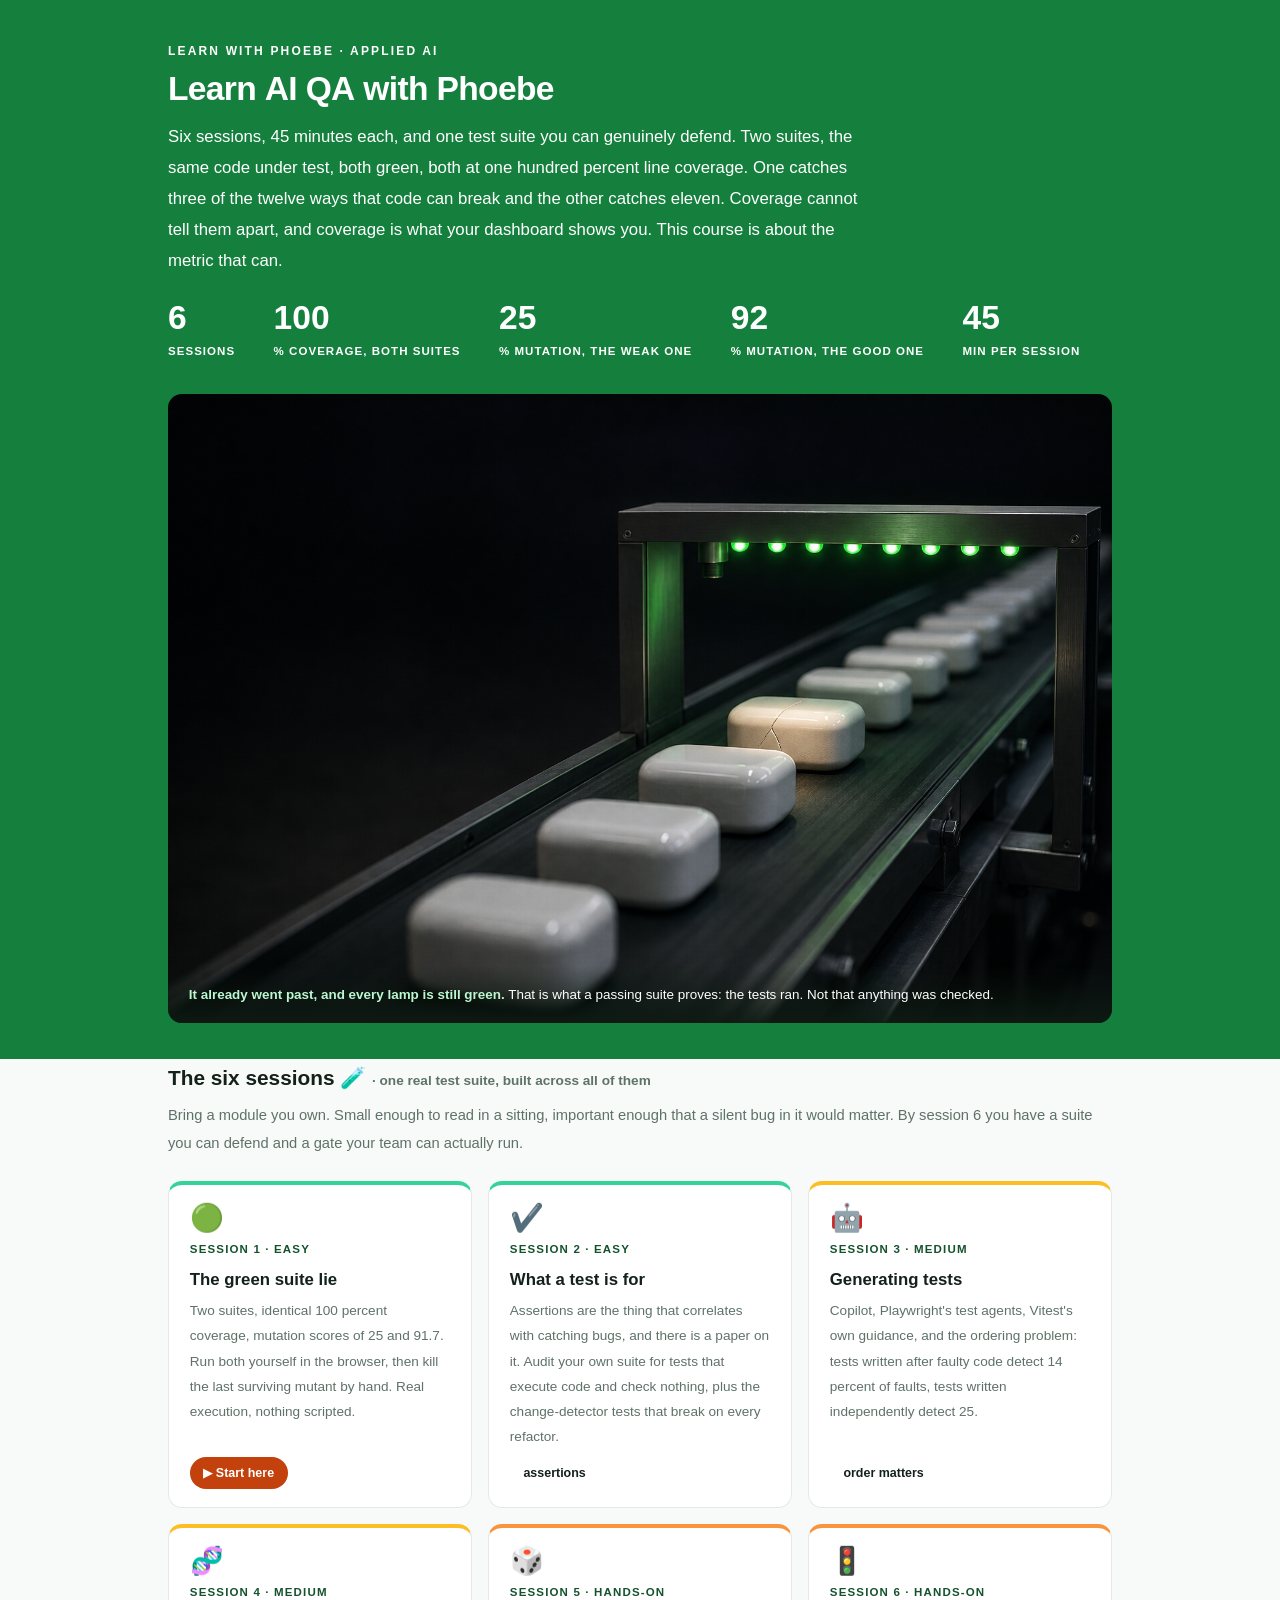
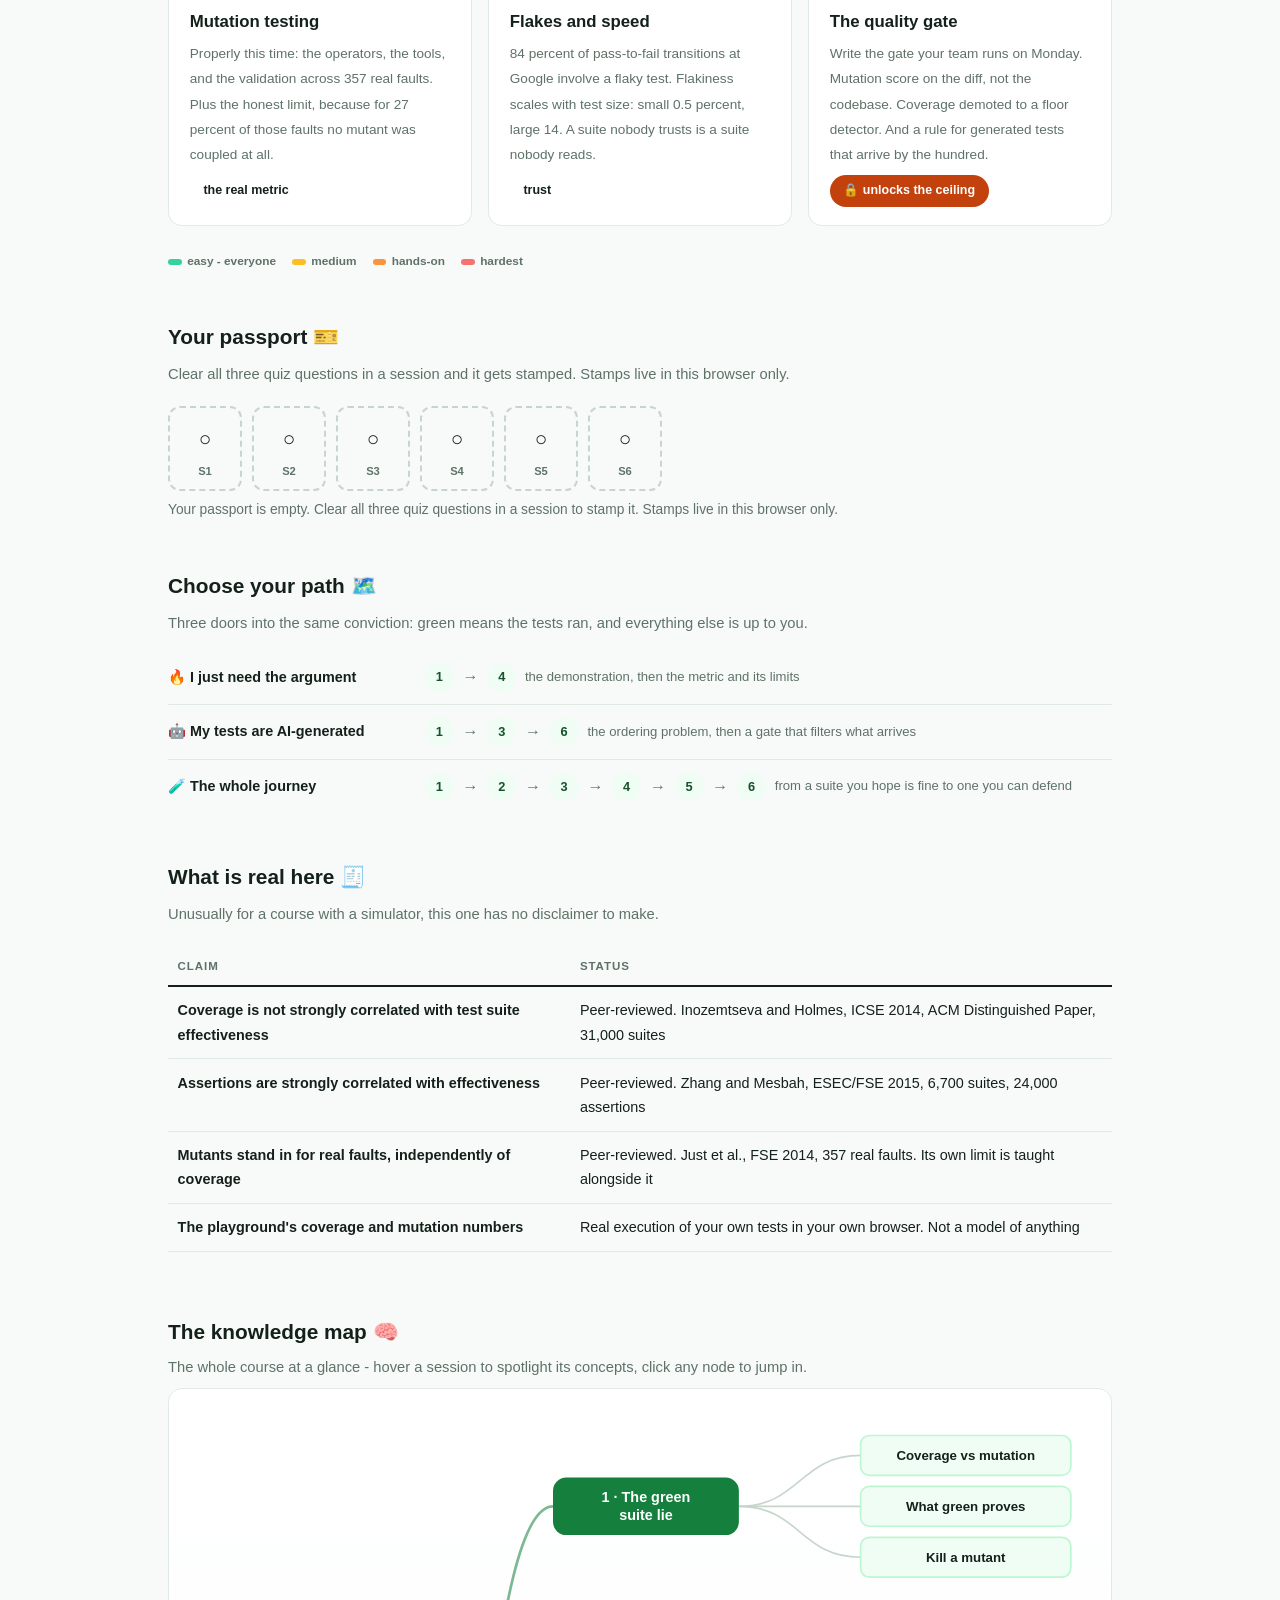
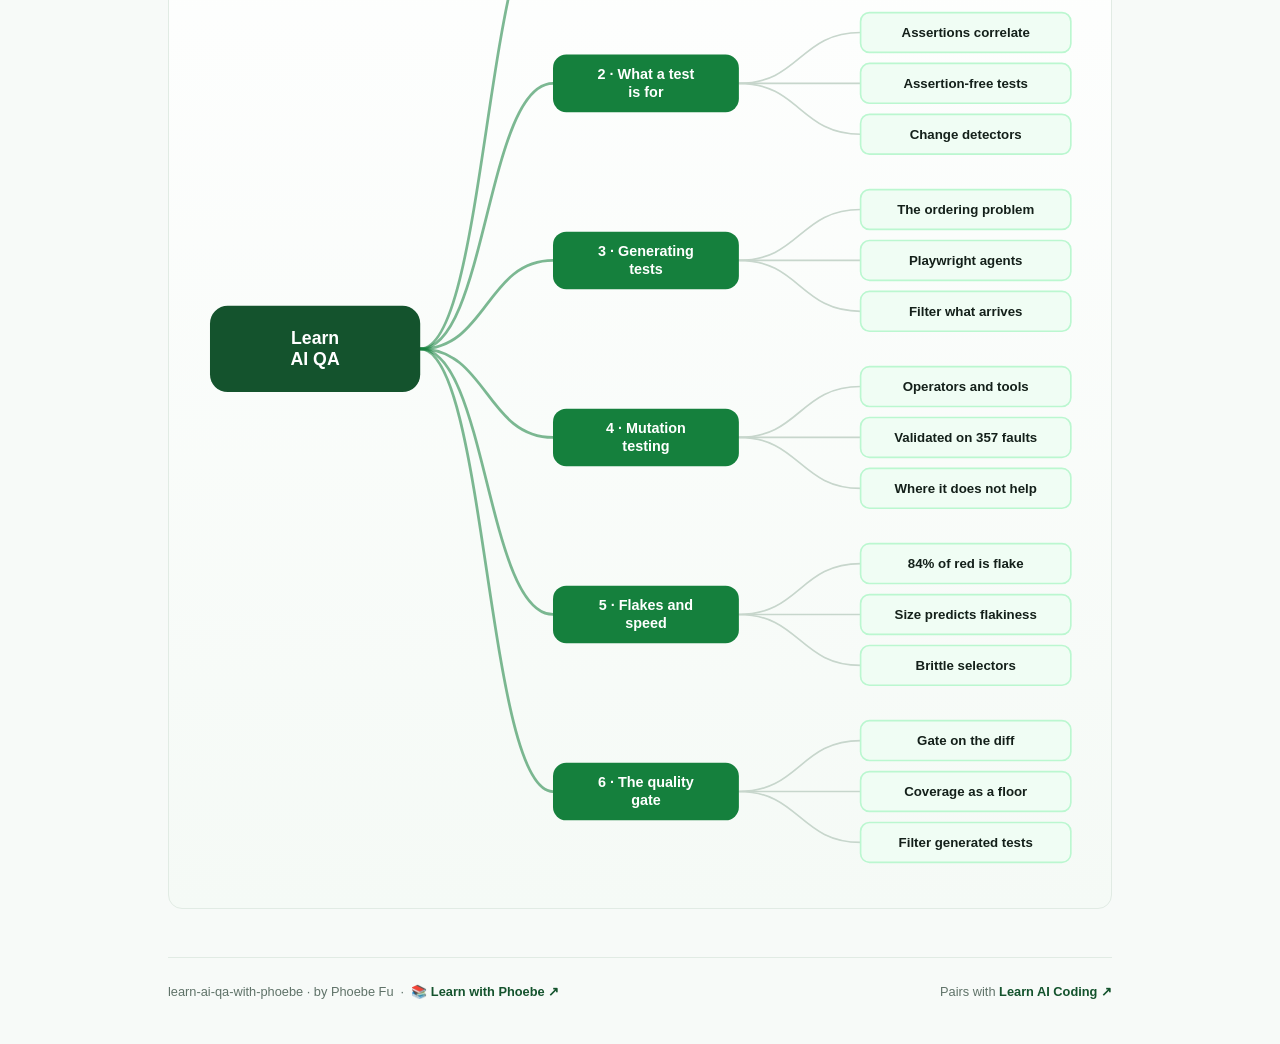
<file: index.html>
<!DOCTYPE html>
<html lang="en">
<head>
<meta charset="UTF-8">
<meta name="viewport" content="width=device-width, initial-scale=1.0">
<!-- social:start -->
<meta name="description" content="Six sessions, one test suite you can actually defend. Two suites, identical 100 percent coverage, mutation scores of 25 and 92. Run real mutation testing in your browser. Free, by Phoebe Fu.">
<meta property="og:type" content="website">
<meta property="og:site_name" content="Learn with Phoebe">
<meta property="og:title" content="Learn AI QA with Phoebe">
<meta property="og:description" content="Six sessions, one test suite you can defend. Real mutation testing in your browser, no simulation.">
<meta property="og:url" content="https://phoebefu6.github.io/learn-ai-qa-with-phoebe/">
<meta property="og:image" content="https://phoebefu6.github.io/learn-ai-qa-with-phoebe/assets/og-cover.png">
<meta property="og:image:width" content="1200">
<meta property="og:image:height" content="630">
<meta name="twitter:card" content="summary_large_image">
<meta name="twitter:title" content="Learn AI QA with Phoebe">
<meta name="twitter:description" content="Identical coverage, wildly different suites. Run real mutation testing yourself.">
<meta name="twitter:image" content="https://phoebefu6.github.io/learn-ai-qa-with-phoebe/assets/og-cover.png">
<!-- social:end -->
<title>Learn AI QA with Phoebe</title>
<link rel="stylesheet" href="assets/style.css?v=26">
<style>

  .stats-row { display: flex; gap: 2.4rem; margin-top: 1.5rem; flex-wrap: wrap; }
  .stat b { display: block; font-size: 2.1rem; font-weight: 800; line-height: 1.05; font-variant-numeric: tabular-nums; }
  .stat span { font-size: .72rem; opacity: 1; text-transform: uppercase; letter-spacing: .09em; font-weight: 600; }

  .course-grid { display: grid; grid-template-columns: repeat(auto-fit, minmax(17rem, 1fr)); gap: 1rem; margin-top: 1.5rem; }
  .course-card {
    border: 1px solid var(--hairline);
    border-top: 4px solid var(--diff, var(--indigo));
    border-radius: var(--radius);
    padding: 1.2rem 1.3rem 1.1rem;
    display: flex;
    flex-direction: column;
    gap: .5rem;
    text-decoration: none;
    color: var(--ink);
    background: #fff;
    transition: box-shadow .15s ease, border-color .15s ease, transform .15s ease;
    position: relative;
  }
  .course-card:hover { border-color: var(--indigo-soft); border-top-color: var(--diff, var(--indigo)); box-shadow: 0 8px 28px rgba(21,128,61,.14); transform: translateY(-3px); }
  .course-card .cicon { font-size: 1.7rem; line-height: 1; }
  .course-card .cnum { font-size: .72rem; font-weight: 700; color: var(--indigo); text-transform: uppercase; letter-spacing: .1em; }
  .course-card h3 { font-size: 1.05rem; font-weight: 800; line-height: 1.3; }
  .course-card p { font-size: .85rem; color: var(--muted); flex: 1; }
  .course-card .meta { display: flex; gap: .4rem; flex-wrap: wrap; }

  .diff-legend { display: flex; gap: 1rem; margin-top: 1.6rem; font-size: .74rem; color: var(--muted); font-weight: 600; flex-wrap: wrap; }
  .diff-legend i { display: inline-block; width: .85rem; height: .35rem; border-radius: 999px; margin-right: .35rem; vertical-align: middle; }

  .paths { margin-top: 2.6rem; }
  .paths h2 { font-size: 1.3rem; font-weight: 800; margin-bottom: .3rem; }
  .paths .plede { color: var(--muted); font-size: .92rem; margin-bottom: .8rem; }
  .path { display: flex; gap: .55rem; align-items: center; padding: .75rem 0; border-bottom: .5px solid var(--hairline); flex-wrap: wrap; }
  .path:last-child { border-bottom: none; }
  .path b { min-width: 15.5rem; font-size: .9rem; }
  .path .pstep { background: var(--indigo-50); color: var(--indigo-deep); border-radius: 999px; padding: .16rem .68rem; font-weight: 700; font-size: .8rem; text-decoration: none; transition: all .12s ease; }
  .path .pstep:hover { background: var(--indigo); color: #fff; }
  .path .parr { color: var(--muted); font-weight: 700; }

  .mm-section { margin-top: 1.6rem; }
  .mm-section h2 { font-size: 1.3rem; font-weight: 800; margin-bottom: .2rem; }
  .mm-section .mm-lede { color: var(--muted); font-size: .92rem; margin-bottom: .4rem; }
  .mm-wrap { border: 1px solid var(--hairline); border-radius: var(--radius); background: linear-gradient(180deg,#fff,#F5FAF6); padding: .6rem; overflow-x: auto; }
  .mm-svg { width: 100%; height: auto; display: block; max-width: 60rem; margin: 0 auto; min-width: 34rem; }
  .mm-link { cursor: pointer; text-decoration: none; }
  .mm-node rect { transition: opacity .15s ease, filter .15s ease; }
  .mm-node text { pointer-events: none; }
  .mm-link:hover .mm-node rect { filter: brightness(1.06); }
  .mm-edge { transition: opacity .15s ease; }

  .hero-art { position: relative; margin: 1.8rem 0 0; border-radius: var(--radius); overflow: hidden; background: #0D1A12; }
  .hero-art img { display: block; width: 100%; height: auto; }
  .hero-art figcaption {
    position: absolute; left: 0; right: 0; bottom: 0; padding: 1.1rem 1.3rem;
    background: linear-gradient(to top, rgba(13,26,18,.94), rgba(13,26,18,0));
    color: #fff; font-size: .84rem; line-height: 1.6;
  }
  .hero-art figcaption b { color: #BBF7D0; }
  @media (max-width: 720px) { .hero-art figcaption { position: static; background: #0D1A12; } }
</style>
<style>/* contrast-patch-2 */ .cnum, .course-card .cnum, .paths a, .pagefoot a, .pstep, .path .pstep { color: var(--indigo-deep); }</style>
</head>
<body>

<header class="masthead">
  <div class="wrap">
    <div class="eyebrow">Learn with Phoebe · Applied AI</div>
    <h1>Learn AI <span class="accent">QA</span> with Phoebe</h1>
    <p class="sub">Six sessions, 45 minutes each, and one test suite you can genuinely defend. Two suites, the same code under test, both green, both at one hundred percent line coverage. One catches three of the twelve ways that code can break and the other catches eleven. Coverage cannot tell them apart, and coverage is what your dashboard shows you. This course is about the metric that can.</p>
    <div class="stats-row">
      <div class="stat"><b data-count="6">6</b><span>sessions</span></div>
      <div class="stat"><b data-count="100">100</b><span>% coverage, both suites</span></div>
      <div class="stat"><b data-count="25">25</b><span>% mutation, the weak one</span></div>
      <div class="stat"><b data-count="92">92</b><span>% mutation, the good one</span></div>
      <div class="stat"><b data-count="45">45</b><span>min per session</span></div>
    </div>
    <figure class="hero-art">
      <img src="assets/hero.png" alt="An inspection conveyor carrying identical pale ceramic components. One of them has a fine crack across its face and has already passed under the sensor arch, whose indicator lamps are all still lit green.">
      <figcaption><b>It already went past, and every lamp is still green.</b> That is what a passing suite proves: the tests ran. Not that anything was checked.</figcaption>
    </figure>
  </div>
</header>

<main class="wrap">

  <section class="section">
    <div class="paths" style="margin-top:0">
      <h2>The six sessions 🧪 <span style="font-size:.85rem;font-weight:600;color:var(--muted)">· one real test suite, built across all of them</span></h2>
      <p class="plede">Bring a module you own. Small enough to read in a sitting, important enough that a silent bug in it would matter. By session 6 you have a suite you can defend and a gate your team can actually run.</p>
    </div>

    <div class="course-grid">
      <a class="course-card" href="courses/01-the-green-suite-lie.html" style="--diff:#34D399">
        <span class="cicon">🟢</span>
        <span class="cnum">Session 1 · easy</span>
        <h3>The green suite lie</h3>
        <p>Two suites, identical 100 percent coverage, mutation scores of 25 and 91.7. Run both yourself in the browser, then kill the last surviving mutant by hand. Real execution, nothing scripted.</p>
        <span class="meta"><span class="pill amber">▶ Start here</span></span>
      </a>
      <a class="course-card" href="courses/02-what-a-test-is-for.html" style="--diff:#34D399">
        <span class="cicon">✔️</span>
        <span class="cnum">Session 2 · easy</span>
        <h3>What a test is for</h3>
        <p>Assertions are the thing that correlates with catching bugs, and there is a paper on it. Audit your own suite for tests that execute code and check nothing, plus the change-detector tests that break on every refactor.</p>
        <span class="meta"><span class="pill">assertions</span></span>
      </a>
      <a class="course-card" href="courses/03-generating-tests.html" style="--diff:#FBBF24">
        <span class="cicon">🤖</span>
        <span class="cnum">Session 3 · medium</span>
        <h3>Generating tests</h3>
        <p>Copilot, Playwright's test agents, Vitest's own guidance, and the ordering problem: tests written after faulty code detect 14 percent of faults, tests written independently detect 25.</p>
        <span class="meta"><span class="pill">order matters</span></span>
      </a>
      <a class="course-card" href="courses/04-mutation-testing.html" style="--diff:#FBBF24">
        <span class="cicon">🧬</span>
        <span class="cnum">Session 4 · medium</span>
        <h3>Mutation testing</h3>
        <p>Properly this time: the operators, the tools, and the validation across 357 real faults. Plus the honest limit, because for 27 percent of those faults no mutant was coupled at all.</p>
        <span class="meta"><span class="pill">the real metric</span></span>
      </a>
      <a class="course-card" href="courses/05-flakes-and-speed.html" style="--diff:#FB923C">
        <span class="cicon">🎲</span>
        <span class="cnum">Session 5 · hands-on</span>
        <h3>Flakes and speed</h3>
        <p>84 percent of pass-to-fail transitions at Google involve a flaky test. Flakiness scales with test size: small 0.5 percent, large 14. A suite nobody trusts is a suite nobody reads.</p>
        <span class="meta"><span class="pill">trust</span></span>
      </a>
      <a class="course-card" href="courses/06-the-quality-gate.html" style="--diff:#FB923C">
        <span class="cicon">🚦</span>
        <span class="cnum">Session 6 · hands-on</span>
        <h3>The quality gate</h3>
        <p>Write the gate your team runs on Monday. Mutation score on the diff, not the codebase. Coverage demoted to a floor detector. And a rule for generated tests that arrive by the hundred.</p>
        <span class="meta"><span class="pill amber">🔒 unlocks the ceiling</span></span>
      </a>
    </div>

    <div class="diff-legend">
      <span><i style="background:#34D399"></i>easy - everyone</span>
      <span><i style="background:#FBBF24"></i>medium</span>
      <span><i style="background:#FB923C"></i>hands-on</span>
      <span><i style="background:#F87171"></i>hardest</span>
    </div>
  </section>

  <section class="section">
    <div class="paths" style="margin-top:0">
      <h2>Your passport 🎫</h2>
      <p class="plede">Clear all three quiz questions in a session and it gets stamped. Stamps live in this browser only.</p>
    </div>
    <div class="pp-strip"></div>
  </section>

  <section class="section">
    <div class="paths">
      <h2>Choose your path 🗺️</h2>
      <p class="plede">Three doors into the same conviction: green means the tests ran, and everything else is up to you.</p>
      <div class="path"><b>🔥 I just need the argument</b>
        <a class="pstep" href="courses/01-the-green-suite-lie.html">1</a><span class="parr">→</span>
        <a class="pstep" href="courses/04-mutation-testing.html">4</a>
        <span style="font-size:.82rem;color:var(--muted)">the demonstration, then the metric and its limits</span>
      </div>
      <div class="path"><b>🤖 My tests are AI-generated</b>
        <a class="pstep" href="courses/01-the-green-suite-lie.html">1</a><span class="parr">→</span>
        <a class="pstep" href="courses/03-generating-tests.html">3</a><span class="parr">→</span>
        <a class="pstep" href="courses/06-the-quality-gate.html">6</a>
        <span style="font-size:.82rem;color:var(--muted)">the ordering problem, then a gate that filters what arrives</span>
      </div>
      <div class="path"><b>🧪 The whole journey</b>
        <a class="pstep" href="courses/01-the-green-suite-lie.html">1</a><span class="parr">→</span>
        <a class="pstep" href="courses/02-what-a-test-is-for.html">2</a><span class="parr">→</span>
        <a class="pstep" href="courses/03-generating-tests.html">3</a><span class="parr">→</span>
        <a class="pstep" href="courses/04-mutation-testing.html">4</a><span class="parr">→</span>
        <a class="pstep" href="courses/05-flakes-and-speed.html">5</a><span class="parr">→</span>
        <a class="pstep" href="courses/06-the-quality-gate.html">6</a>
        <span style="font-size:.82rem;color:var(--muted)">from a suite you hope is fine to one you can defend</span>
      </div>
    </div>
  </section>

  <section class="section">
    <div class="paths" style="margin-top:0">
      <h2>What is real here 🧾</h2>
      <p class="plede">Unusually for a course with a simulator, this one has no disclaimer to make.</p>
    </div>
    <table class="clean">
      <tr><th>Claim</th><th>Status</th></tr>
      <tr><td>Coverage is not strongly correlated with test suite effectiveness</td><td>Peer-reviewed. Inozemtseva and Holmes, ICSE 2014, ACM Distinguished Paper, 31,000 suites</td></tr>
      <tr><td>Assertions are strongly correlated with effectiveness</td><td>Peer-reviewed. Zhang and Mesbah, ESEC/FSE 2015, 6,700 suites, 24,000 assertions</td></tr>
      <tr><td>Mutants stand in for real faults, independently of coverage</td><td>Peer-reviewed. Just et al., FSE 2014, 357 real faults. Its own limit is taught alongside it</td></tr>
      <tr><td>The playground's coverage and mutation numbers</td><td>Real execution of your own tests in your own browser. Not a model of anything</td></tr>
    </table>
  </section>

  <section class="section mm-section">
    <h2>The knowledge map 🧠</h2>
    <p class="mm-lede">The whole course at a glance - hover a session to spotlight its concepts, click any node to jump in.</p>
    <div class="mm-wrap"><div id="mindmap"></div></div>
  </section>

  <footer class="pagefoot">
    <span>learn-ai-qa-with-phoebe · by Phoebe Fu &nbsp;·&nbsp; 📚 <a href="https://phoebefu6.github.io/learn-with-phoebe/">Learn with Phoebe ↗</a></span>
    <span>Pairs with <a href="https://phoebefu6.github.io/learn-ai-coding-with-phoebe/">Learn AI Coding ↗</a></span>
  </footer>

</main>

<script>
window.MINDMAP_DATA = {
  title: "Learn\nAI QA",
  centerColor: "#14532D",
  sessions: [
    { label: "The green\nsuite lie", href: "courses/01-the-green-suite-lie.html", color: "#34D399",
      concepts: [ { label: "Coverage vs mutation", href: "courses/01-the-green-suite-lie.html" },
        { label: "What green proves", href: "courses/01-the-green-suite-lie.html" },
        { label: "Kill a mutant", href: "courses/01-the-green-suite-lie.html" } ] },
    { label: "What a test\nis for", href: "courses/02-what-a-test-is-for.html", color: "#34D399",
      concepts: [ { label: "Assertions correlate", href: "courses/02-what-a-test-is-for.html" },
        { label: "Assertion-free tests", href: "courses/02-what-a-test-is-for.html" },
        { label: "Change detectors", href: "courses/02-what-a-test-is-for.html" } ] },
    { label: "Generating\ntests", href: "courses/03-generating-tests.html", color: "#FBBF24",
      concepts: [ { label: "The ordering problem", href: "courses/03-generating-tests.html" },
        { label: "Playwright agents", href: "courses/03-generating-tests.html" },
        { label: "Filter what arrives", href: "courses/03-generating-tests.html" } ] },
    { label: "Mutation\ntesting", href: "courses/04-mutation-testing.html", color: "#FBBF24",
      concepts: [ { label: "Operators and tools", href: "courses/04-mutation-testing.html" },
        { label: "Validated on 357 faults", href: "courses/04-mutation-testing.html" },
        { label: "Where it does not help", href: "courses/04-mutation-testing.html" } ] },
    { label: "Flakes and\nspeed", href: "courses/05-flakes-and-speed.html", color: "#FB923C",
      concepts: [ { label: "84% of red is flake", href: "courses/05-flakes-and-speed.html" },
        { label: "Size predicts flakiness", href: "courses/05-flakes-and-speed.html" },
        { label: "Brittle selectors", href: "courses/05-flakes-and-speed.html" } ] },
    { label: "The quality\ngate", href: "courses/06-the-quality-gate.html", color: "#FB923C",
      concepts: [ { label: "Gate on the diff", href: "courses/06-the-quality-gate.html" },
        { label: "Coverage as a floor", href: "courses/06-the-quality-gate.html" },
        { label: "Filter generated tests", href: "courses/06-the-quality-gate.html" } ] }
  ]
};
</script>
<script src="assets/mindmap.js?v=1"></script>
<script src="assets/app.js?v=23"></script>
</body>
</html>
</file>
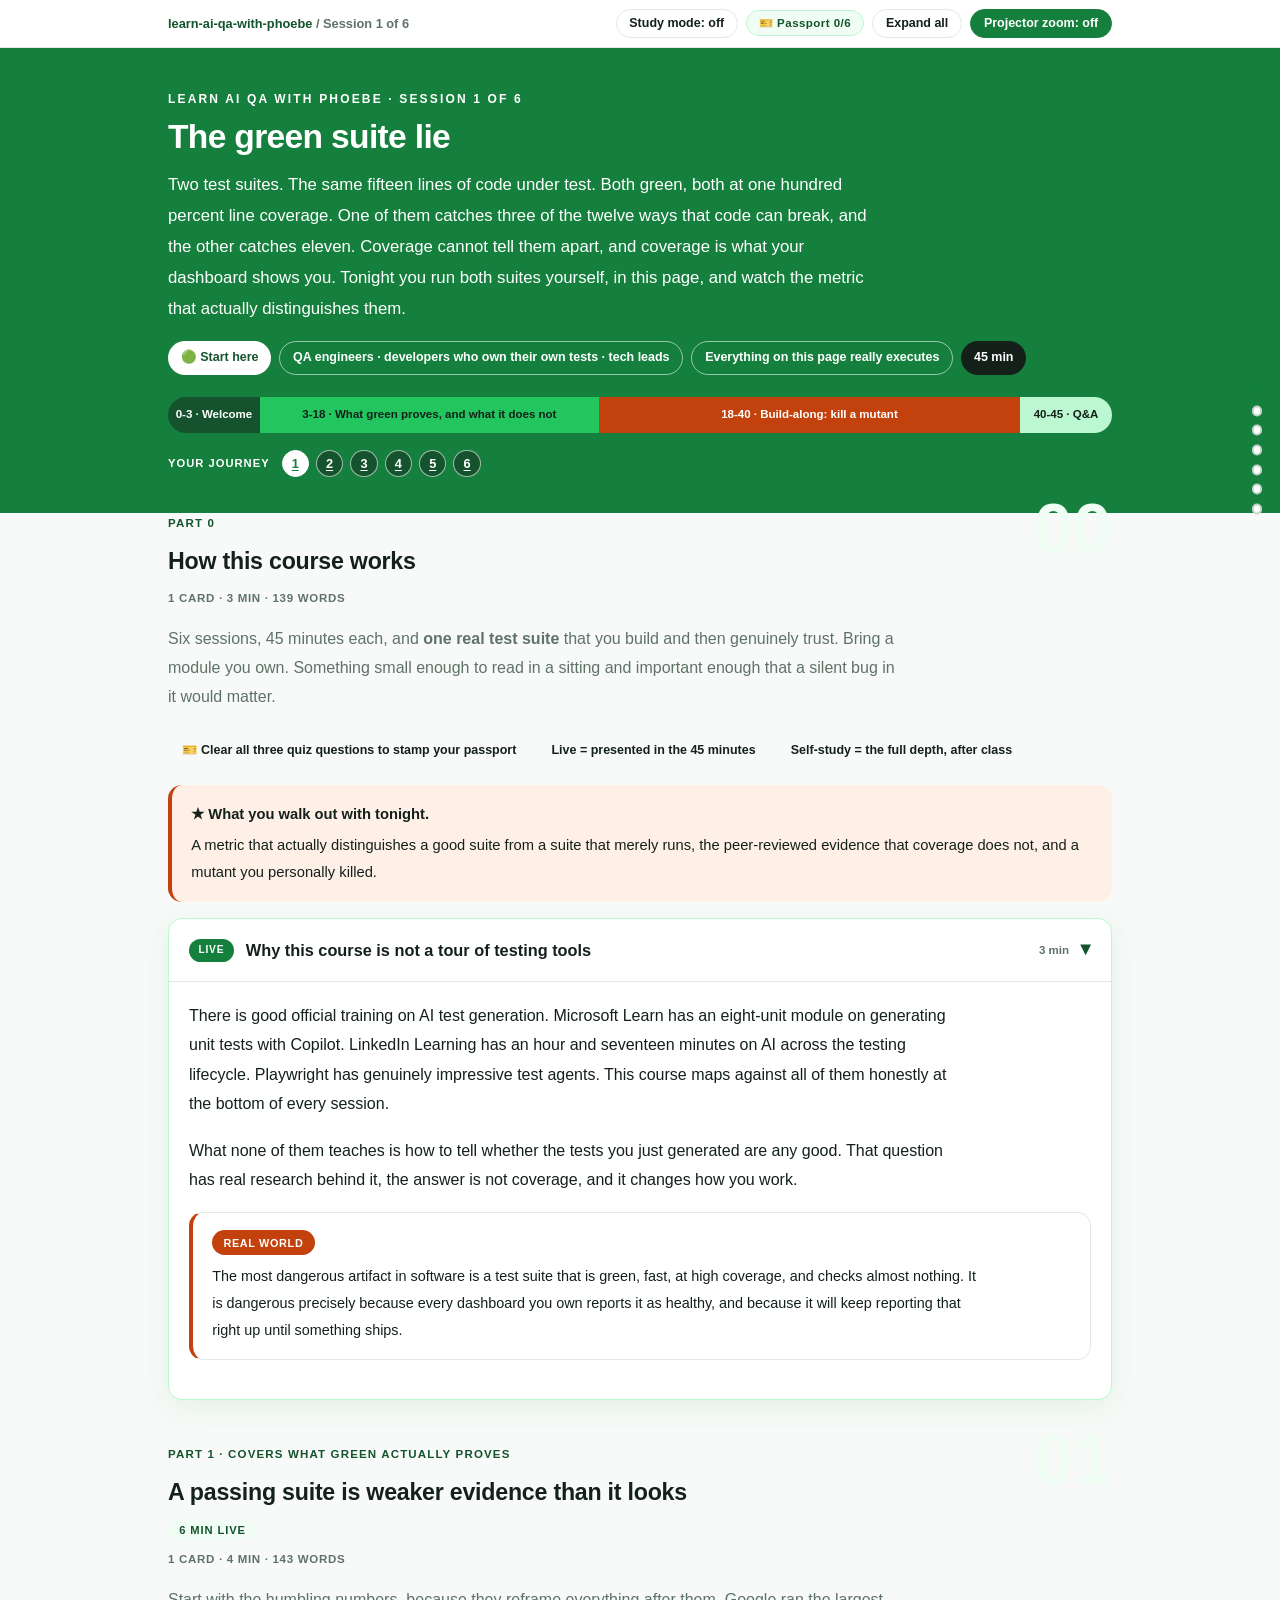
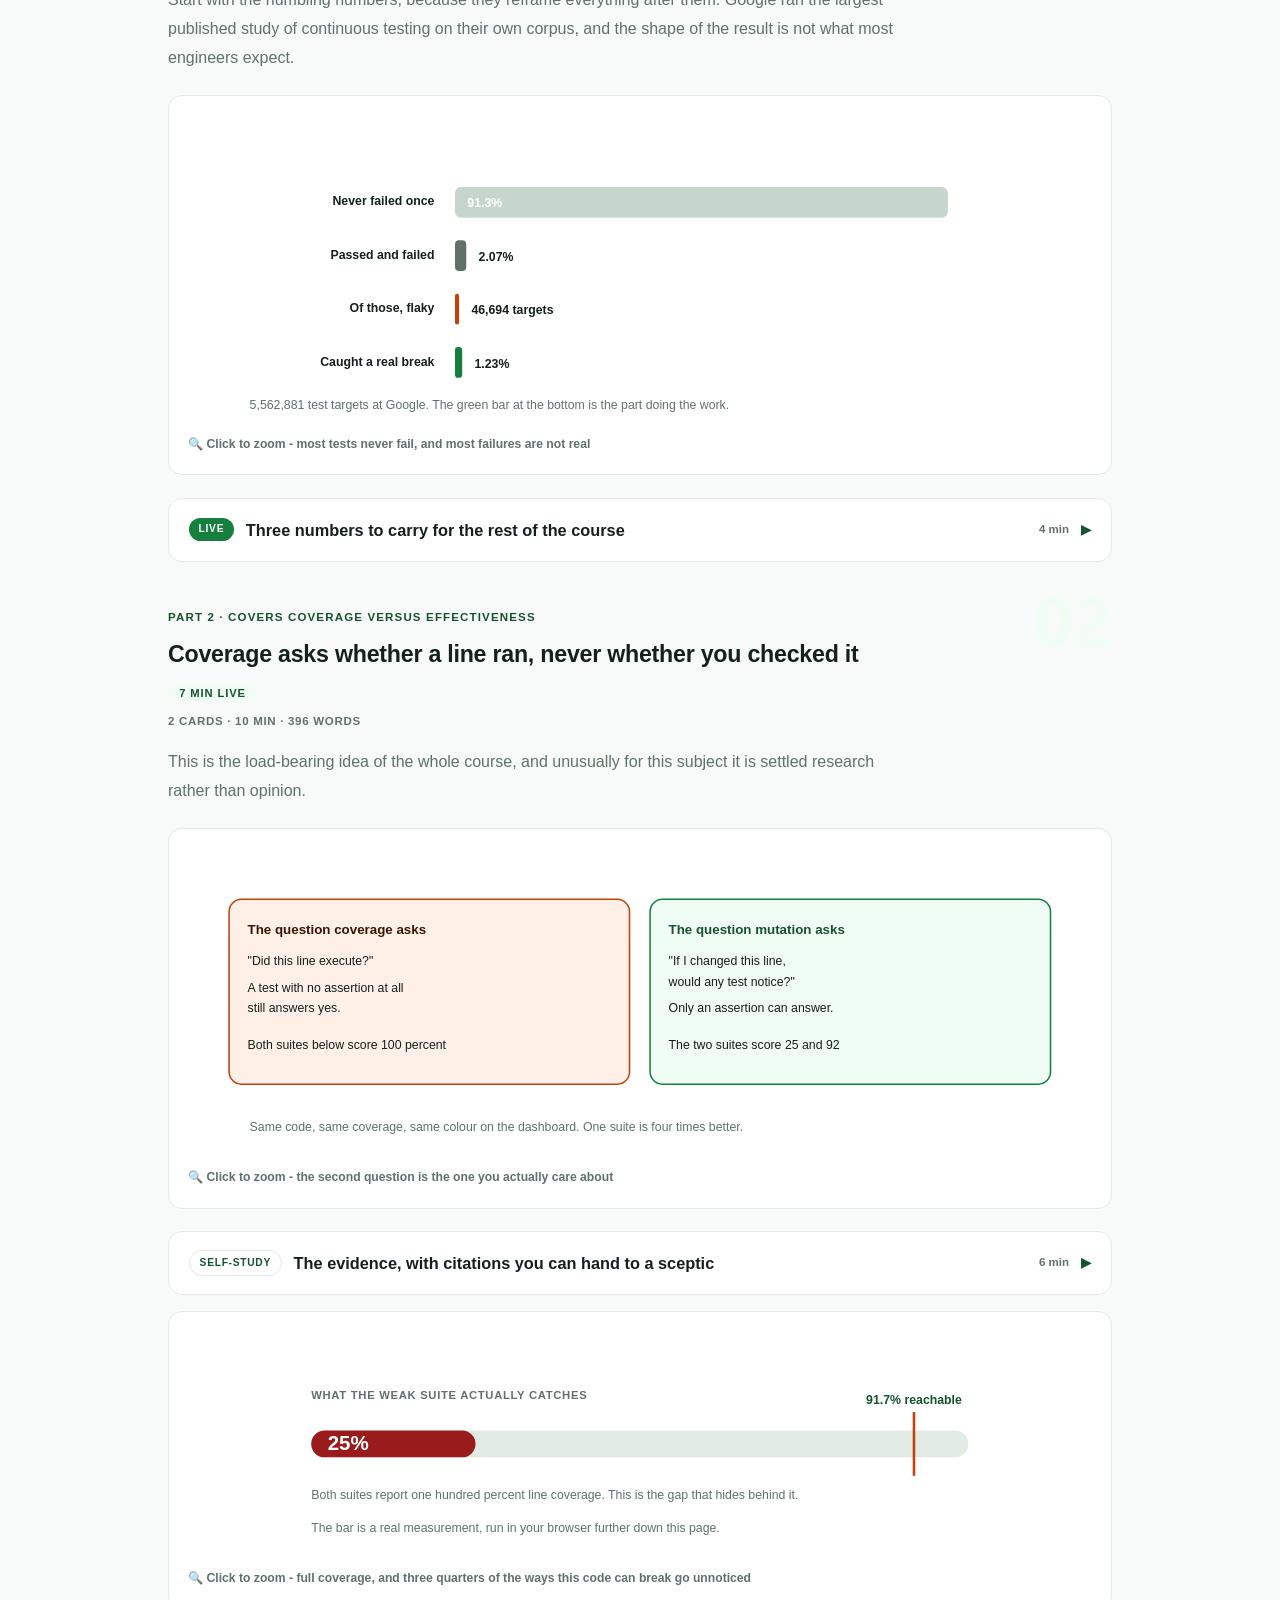
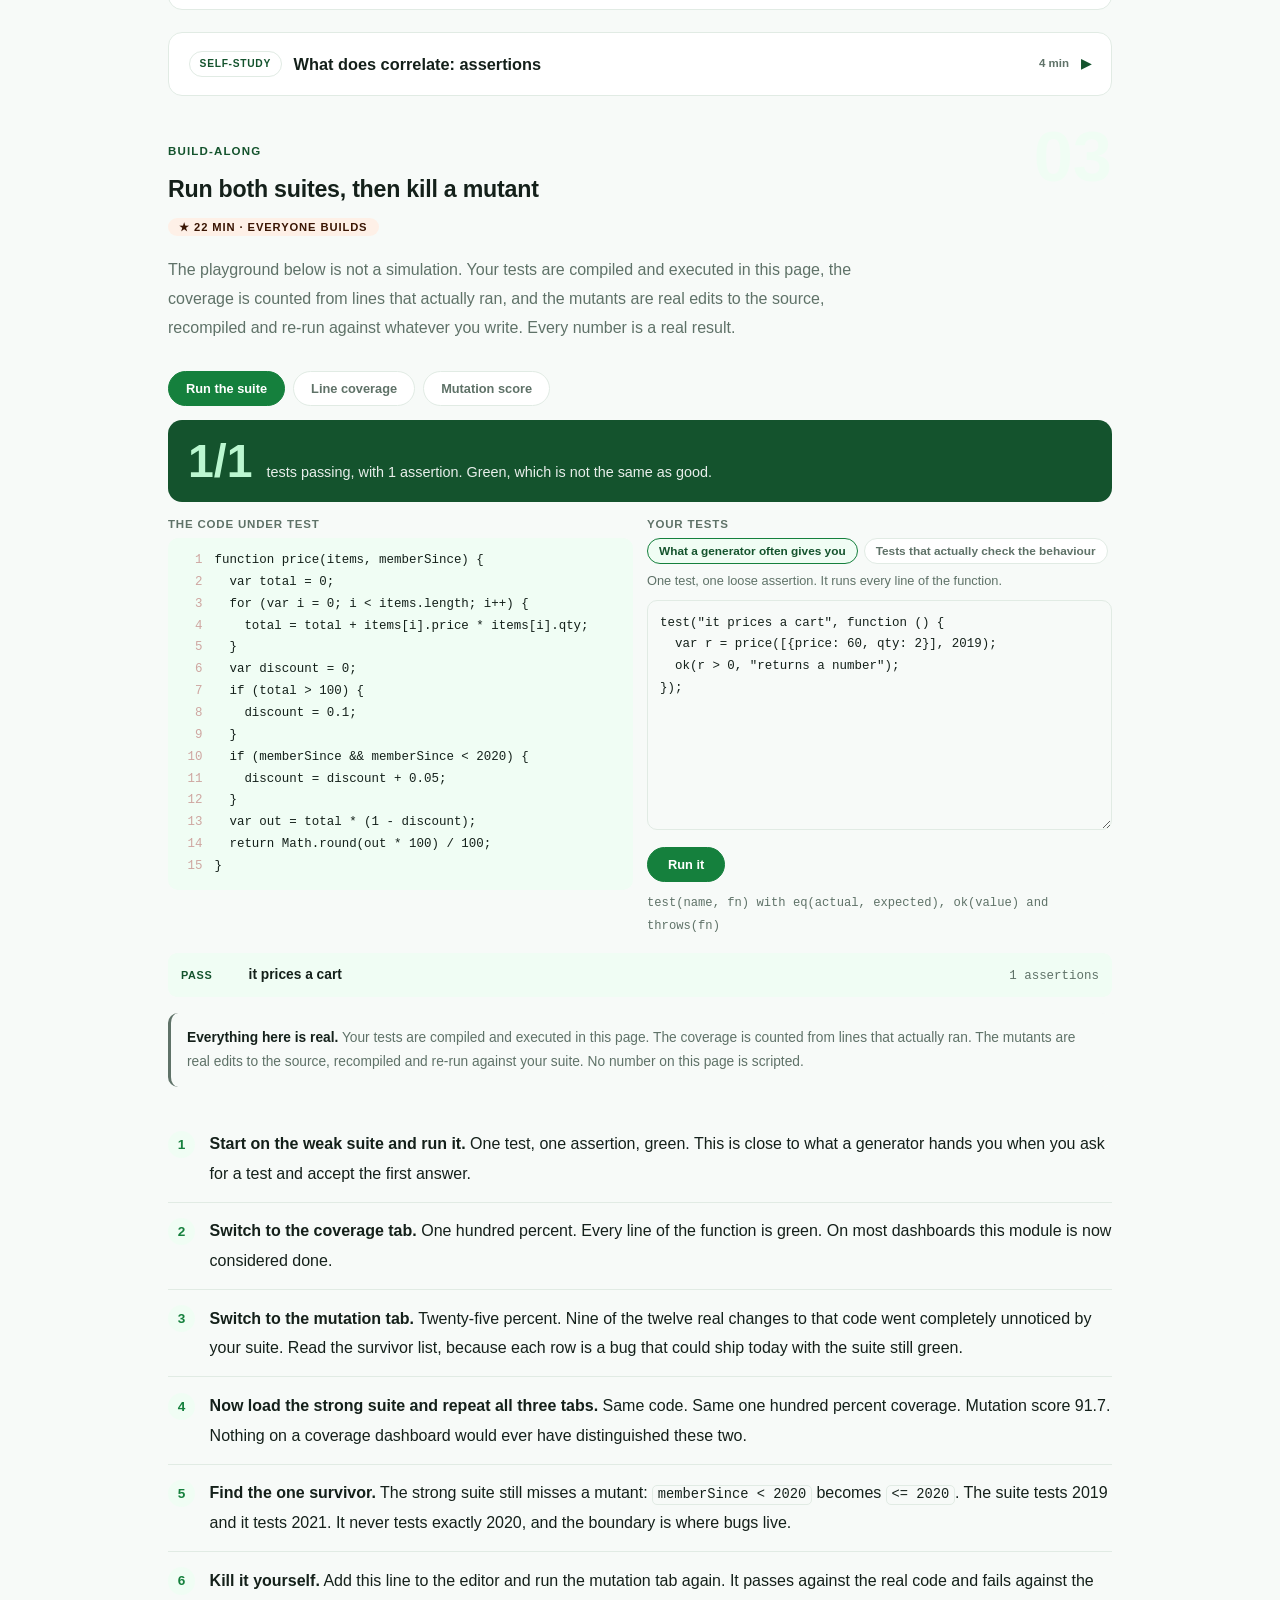
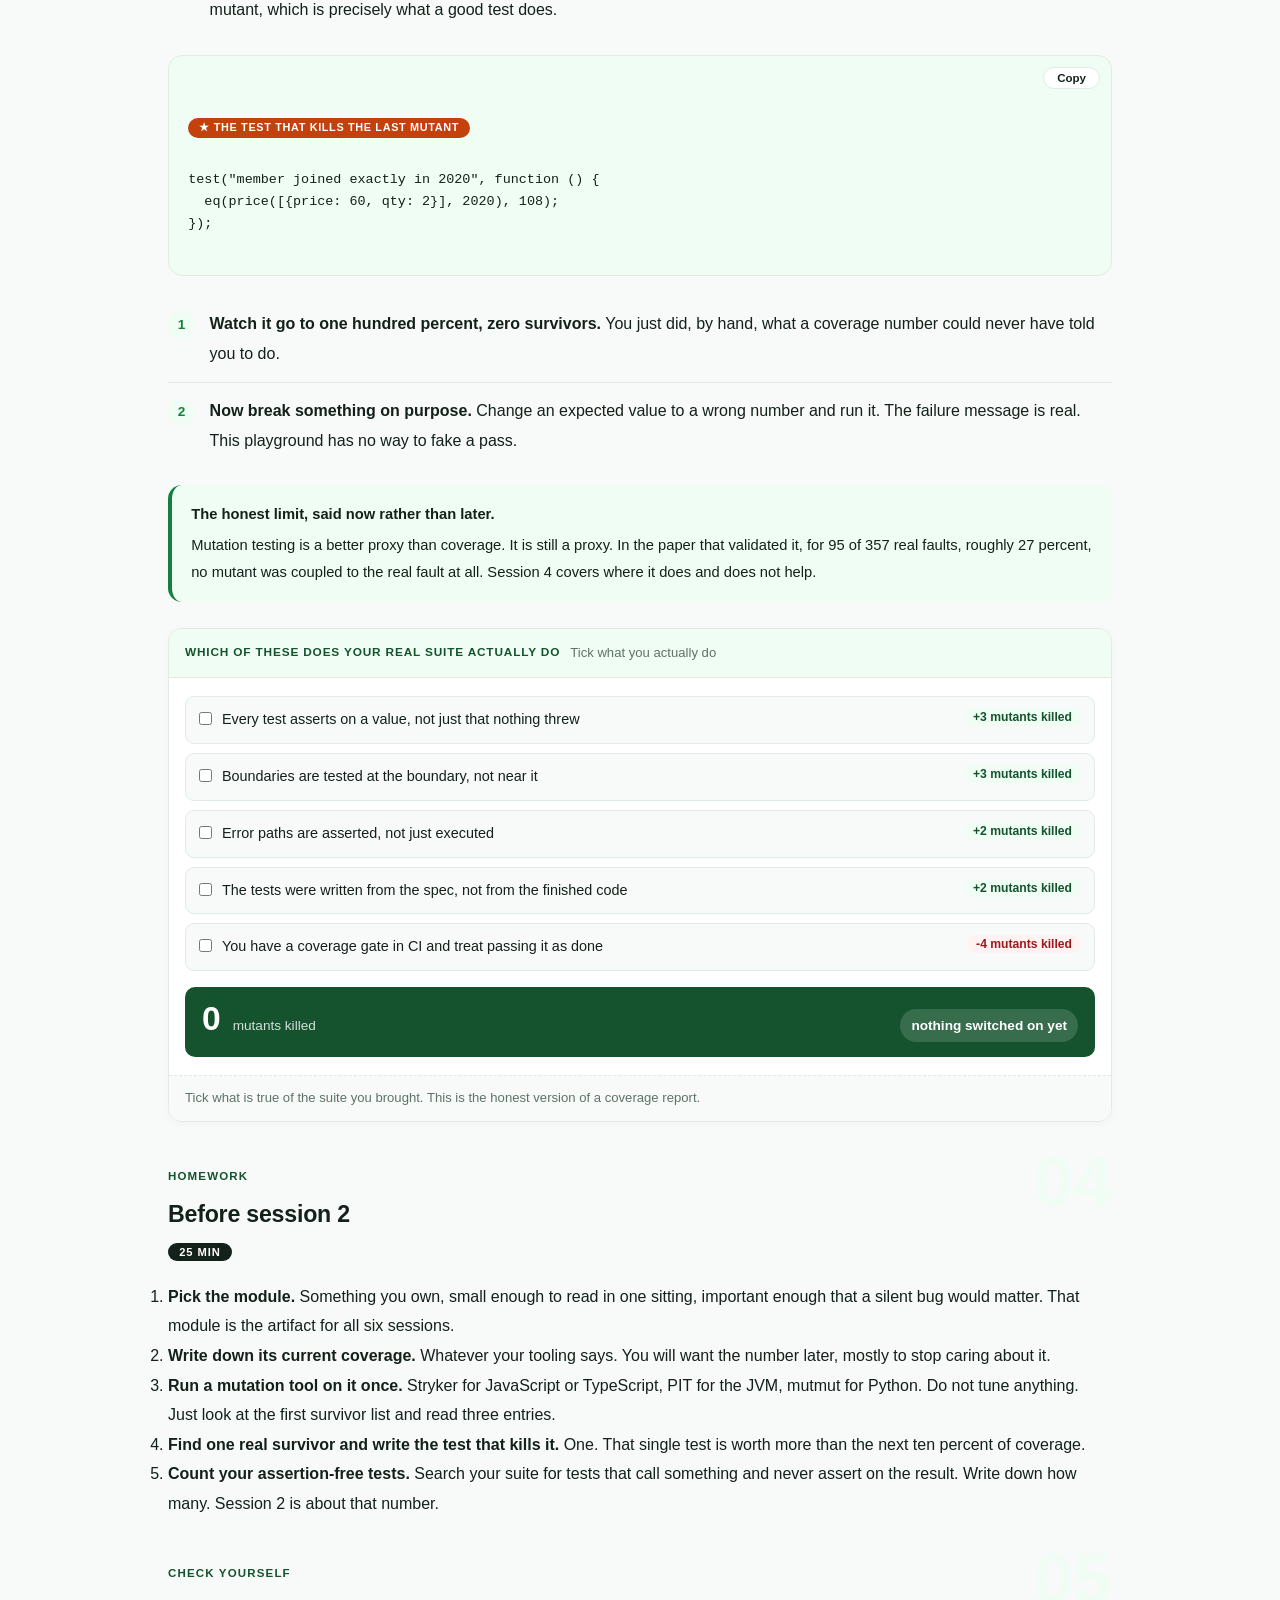
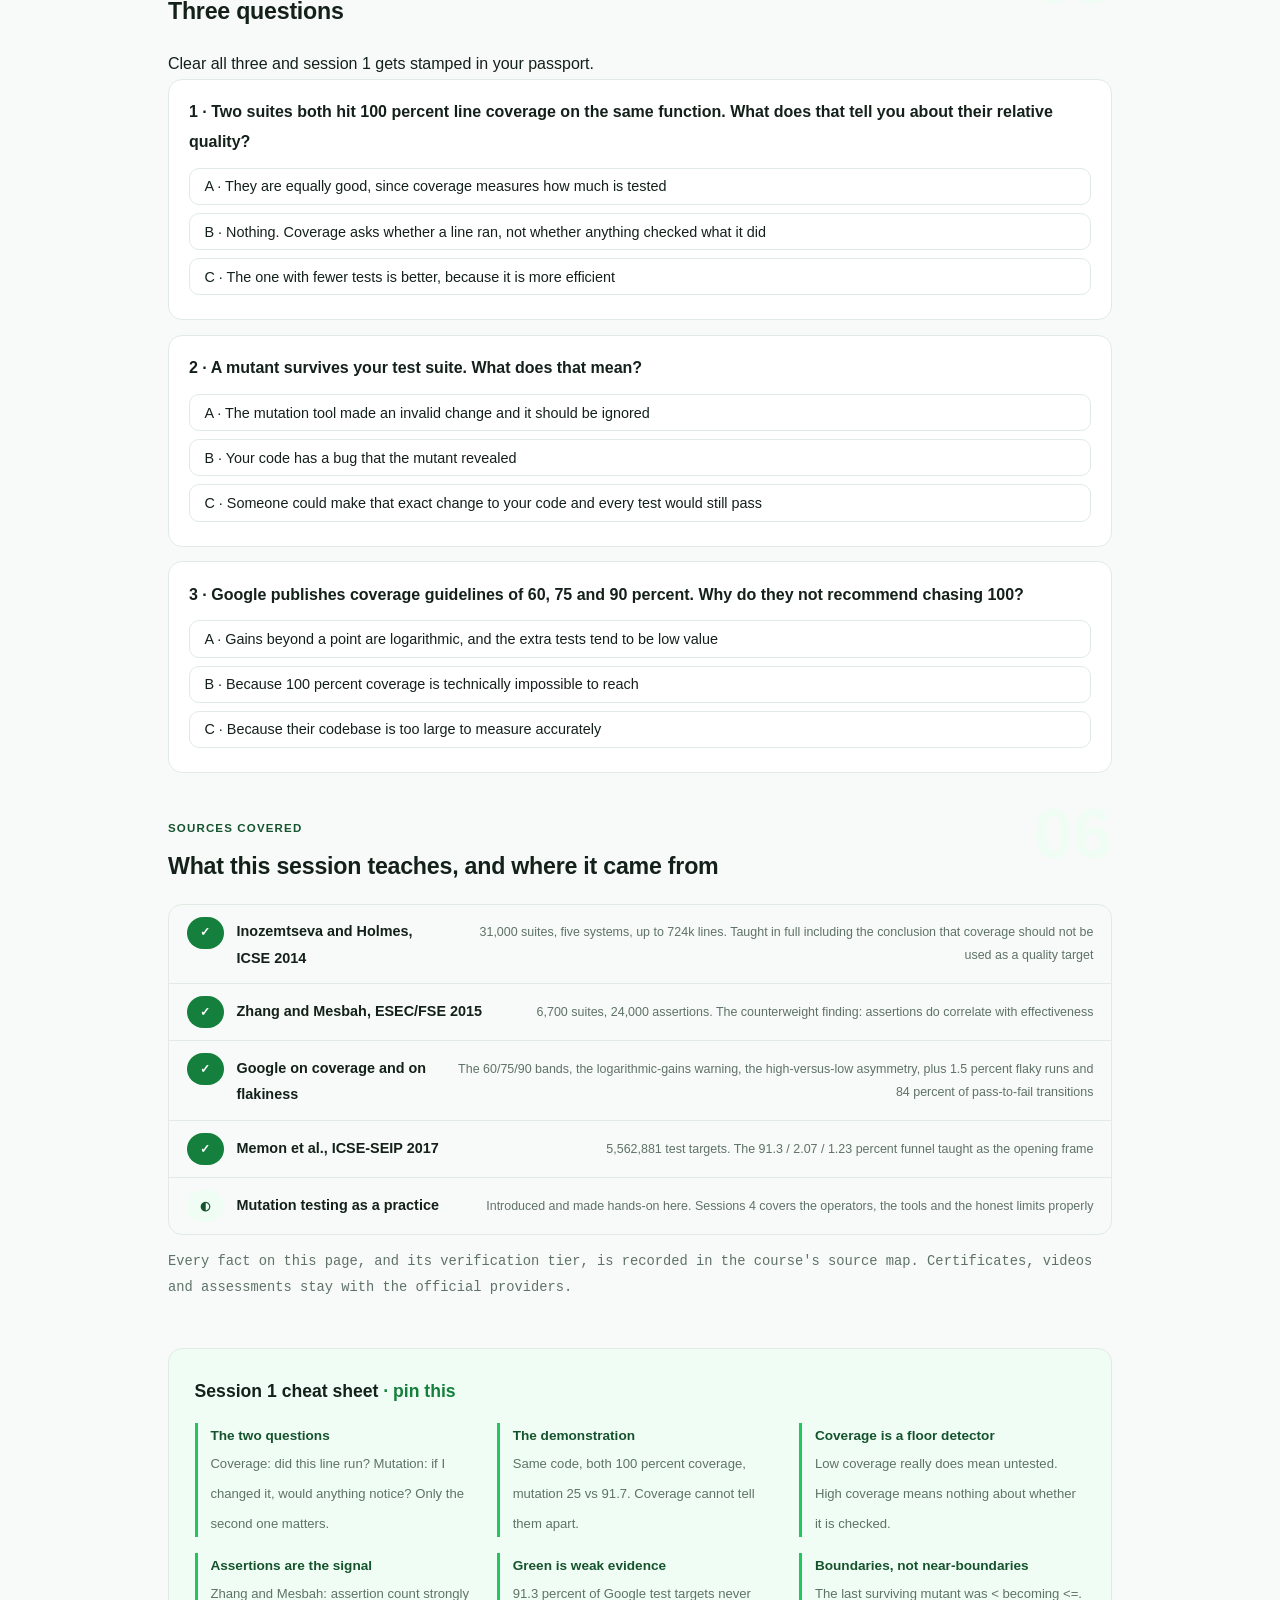
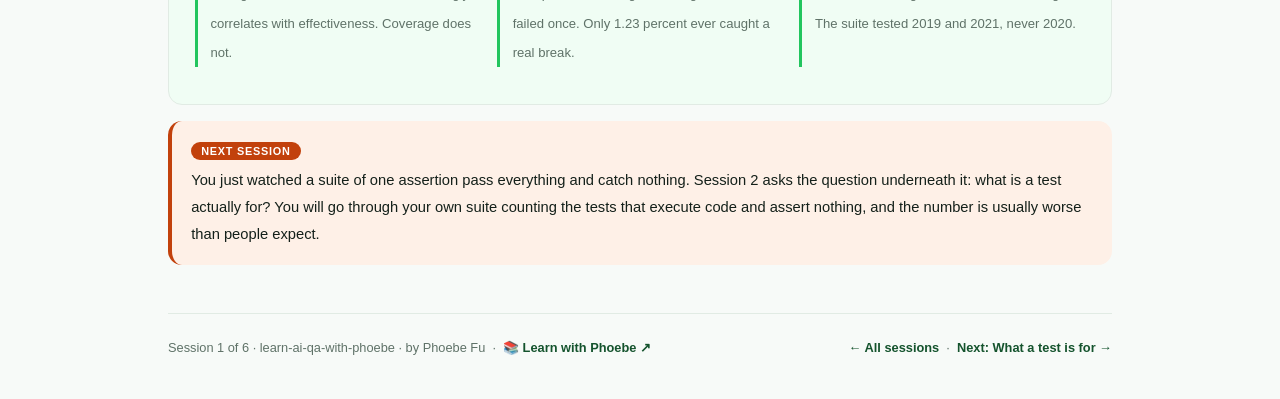
<file: courses/01-the-green-suite-lie.html>
<!DOCTYPE html>
<html lang="en">
<head>
<meta charset="UTF-8">
<meta name="viewport" content="width=device-width, initial-scale=1.0">
<!-- social:start -->
<meta name="description" content="Session 1 of 6. Two test suites, identical 100 percent coverage, and mutation scores of 25 and 92 percent. Run both yourself in the browser. Real execution, no simulation.">
<meta property="og:type" content="article">
<meta property="og:site_name" content="Learn with Phoebe">
<meta property="og:title" content="The green suite lie - learn ai qa with phoebe">
<meta property="og:description" content="Session 1 of 6. Two suites, identical 100 percent coverage, mutation scores of 25 and 92 percent. Run both yourself.">
<meta property="og:url" content="https://phoebefu6.github.io/learn-ai-qa-with-phoebe/courses/01-the-green-suite-lie.html">
<meta property="og:image" content="https://phoebefu6.github.io/learn-ai-qa-with-phoebe/assets/og-cover.png">
<meta property="og:image:width" content="1200">
<meta property="og:image:height" content="630">
<meta name="twitter:card" content="summary_large_image">
<meta name="twitter:title" content="The green suite lie - learn ai qa with phoebe">
<meta name="twitter:description" content="Session 1 of 6. Identical coverage, wildly different suites. Run both yourself.">
<meta name="twitter:image" content="https://phoebefu6.github.io/learn-ai-qa-with-phoebe/assets/og-cover.png">
<!-- social:end -->
<title>Session 1 · The green suite lie - learn ai qa with phoebe</title>
<link rel="stylesheet" href="../assets/style.css?v=25">
</head>
<body>

<div class="toolbar">
  <div class="wrap">
    <span class="crumb"><a href="../index.html">learn-ai-qa-with-phoebe</a> / Session 1 of 6</span>
    <button class="btn" id="toggle-all" type="button">Expand all</button>
    <button class="btn primary" id="zoom-toggle" type="button">Projector zoom: off</button>
  </div>
</div>

<header class="masthead">
  <div class="wrap">
    <div class="eyebrow">Learn AI QA with Phoebe · Session 1 of 6</div>
    <h1>The green suite <span class="accent">lie</span></h1>
    <p class="sub">Two test suites. The same fifteen lines of code under test. Both green, both at one hundred percent line coverage. One of them catches three of the twelve ways that code can break, and the other catches eleven. Coverage cannot tell them apart, and coverage is what your dashboard shows you. Tonight you run both suites yourself, in this page, and watch the metric that actually distinguishes them.</p>
    <div class="chip-row">
      <span class="chip level">🟢 Start here</span>
      <span class="chip audience">QA engineers · developers who own their own tests · tech leads</span>
      <span class="chip audience">Everything on this page really executes</span>
      <span class="chip time">45 min</span>
    </div>
    <div class="agenda">
      <span class="a1" style="flex:1">0-3 · Welcome</span>
      <span class="a2" style="flex:4">3-18 · What green proves, and what it does not</span>
      <span class="a3" style="flex:5">18-40 · Build-along: kill a mutant</span>
      <span class="a4" style="flex:1">40-45 · Q&amp;A</span>
    </div>
  </div>
</header>

<main class="wrap">

  <!-- ============ INTRO ============ -->
  <section class="section" id="intro">
    <div class="section-kicker">
      <span class="klabel">Part 0</span>
      <h2>How this course works</h2>
    </div>
    <p class="lede">Six sessions, 45 minutes each, and <strong>one real test suite</strong> that you build and then genuinely trust. Bring a module you own. Something small enough to read in a sitting and important enough that a silent bug in it would matter.</p>

    <div class="legend">
      <span class="pill">🎫 Clear all three quiz questions to stamp your passport</span>
      <span class="pill">Live = presented in the 45 minutes</span>
      <span class="pill">Self-study = the full depth, after class</span>
    </div>

    <div class="callout win">
      <p><strong>★ What you walk out with tonight.</strong> A metric that actually distinguishes a good suite from a suite that merely runs, the peer-reviewed evidence that coverage does not, and a mutant you personally killed.</p>
    </div>

    <details class="card" open>
      <summary><span class="mode live">Live</span>Why this course is not a tour of testing tools<span class="mini">3 min</span><span class="caret">▶</span></summary>
      <div class="body">
        <p>There is good official training on AI test generation. Microsoft Learn has an eight-unit module on generating unit tests with Copilot. LinkedIn Learning has an hour and seventeen minutes on AI across the testing lifecycle. Playwright has genuinely impressive test agents. This course maps against all of them honestly at the bottom of every session.</p>
        <p>What none of them teaches is how to tell whether the tests you just generated are any good. That question has real research behind it, the answer is not coverage, and it changes how you work.</p>
        <div class="callout example">
          <span class="ex-pill">Real world</span>
          <p>The most dangerous artifact in software is a test suite that is green, fast, at high coverage, and checks almost nothing. It is dangerous precisely because every dashboard you own reports it as healthy, and because it will keep reporting that right up until something ships.</p>
        </div>
      </div>
    </details>
  </section>

  <!-- ============ PART 1 ============ -->
  <section class="section" id="part-1">
    <div class="section-kicker">
      <span class="klabel">Part 1 · covers what green actually proves</span>
      <h2>A passing suite is weaker evidence than it looks</h2>
      <span class="tag concept">6 min live</span>
    </div>
    <p class="lede">Start with the humbling numbers, because they reframe everything after them. Google ran the largest published study of continuous testing on their own corpus, and the shape of the result is not what most engineers expect.</p>

    <figure class="zoomable">
      <svg viewBox="0 0 880 300" xmlns="http://www.w3.org/2000/svg" role="img" aria-label="Of 5.56 million Google test targets, 91.3 percent never failed once, 2.07 percent both passed and failed, and only 1.23 percent ever caught a real developer-introduced breakage">
        <style>
          .q1fL { font: 600 12px Inter, sans-serif; fill: #14201A; }
          .q1fV { font: 800 12px Inter, sans-serif; fill: #fff; }
          .q1fN { font: 400 12px Inter, sans-serif; fill: #5F7268; }
        </style>
        <text class="q1fL" x="240" y="88" text-anchor="end">Never failed once</text>
        <rect x="260" y="70" width="480" height="30" rx="6" fill="#C7D6CC"/>
        <text class="q1fV" x="272" y="90" fill="#14201A">91.3%</text>
        <text class="q1fL" x="240" y="140" text-anchor="end">Passed and failed</text>
        <rect x="260" y="122" width="11" height="30" rx="4" fill="#5F7268"/>
        <text class="q1fL" x="283" y="142">2.07%</text>
        <text class="q1fL" x="240" y="192" text-anchor="end">Of those, flaky</text>
        <rect x="260" y="174" width="4" height="30" rx="2" fill="#C2410C"/>
        <text class="q1fL" x="276" y="194">46,694 targets</text>
        <text class="q1fL" x="240" y="244" text-anchor="end">Caught a real break</text>
        <rect x="260" y="226" width="7" height="30" rx="3" fill="#15803D"/>
        <text class="q1fL" x="279" y="246">1.23%</text>
        <text class="q1fN" x="60" y="286">5,562,881 test targets at Google. The green bar at the bottom is the part doing the work.</text>
      </svg>
      <figcaption>🔍 Click to zoom - most tests never fail, and most failures are not real</figcaption>
    </figure>

    <details class="card">
      <summary><span class="mode live">Live</span>Three numbers to carry for the rest of the course<span class="mini">4 min</span><span class="caret">▶</span></summary>
      <div class="body">
        <ul>
          <li><strong>91.3 percent of test targets never failed once.</strong> They ran, they passed, and they never once told anybody anything they did not already know.</li>
          <li><strong>1.23 percent ever caught a developer-introduced breakage.</strong> After filtering out the flakes, that is the fraction of the suite doing the job the suite exists for.</li>
          <li><strong>About 84 percent of pass-to-fail transitions involve a flaky test.</strong> When your suite goes red, the base rate says it is probably not a real regression. Google also measures a continual <strong>1.5 percent of all test runs</strong> reporting a flaky result, and almost <strong>16 percent of their tests</strong> have some level of flakiness.</li>
        </ul>
        <p>None of this means testing does not work. It means a green run and a red run are both weaker signals than the colour suggests, and that the interesting question is not "did it pass" but "would it have noticed."</p>
      </div>
    </details>
  </section>

  <!-- ============ PART 2 ============ -->
  <section class="section" id="part-2">
    <div class="section-kicker">
      <span class="klabel">Part 2 · covers coverage versus effectiveness</span>
      <h2>Coverage asks whether a line ran, never whether you checked it</h2>
      <span class="tag concept">7 min live</span>
    </div>
    <p class="lede">This is the load-bearing idea of the whole course, and unusually for this subject it is settled research rather than opinion.</p>

    <figure class="zoomable">
      <svg viewBox="0 0 880 300" xmlns="http://www.w3.org/2000/svg" role="img" aria-label="Coverage asks whether a line executed while mutation testing asks whether a change to that line would be noticed">
        <style>
          .q1bH { font: 800 13px Inter, sans-serif; }
          .q1bB { font: 400 12px Inter, sans-serif; fill: #14201A; }
          .q1bN { font: 400 12px Inter, sans-serif; fill: #5F7268; }
        </style>
        <rect x="40" y="50" width="390" height="180" rx="12" fill="#FEF0E7" stroke="#C2410C" stroke-width="1.5"/>
        <text class="q1bH" x="58" y="84" fill="#3A1503">The question coverage asks</text>
        <text class="q1bB" x="58" y="114">"Did this line execute?"</text>
        <text class="q1bB" x="58" y="140">A test with no assertion at all</text>
        <text class="q1bB" x="58" y="160">still answers yes.</text>
        <text class="q1bB" x="58" y="196" fill="#3A1503">Both suites below score 100 percent</text>
        <rect x="450" y="50" width="390" height="180" rx="12" fill="#F0FDF4" stroke="#15803D" stroke-width="1.5"/>
        <text class="q1bH" x="468" y="84" fill="#14532D">The question mutation asks</text>
        <text class="q1bB" x="468" y="114">"If I changed this line,</text>
        <text class="q1bB" x="468" y="134">would any test notice?"</text>
        <text class="q1bB" x="468" y="160">Only an assertion can answer.</text>
        <text class="q1bB" x="468" y="196" fill="#14532D">The two suites score 25 and 92</text>
        <text class="q1bN" x="60" y="276">Same code, same coverage, same colour on the dashboard. One suite is four times better.</text>
      </svg>
      <figcaption>🔍 Click to zoom - the second question is the one you actually care about</figcaption>
    </figure>

    <details class="card">
      <summary><span class="mode self">Self-study</span>The evidence, with citations you can hand to a sceptic<span class="mini">6 min</span><span class="caret">▶</span></summary>
      <div class="body">
        <p>Three sources, and they agree.</p>
        <div class="prompt-box good">
          <span class="label">★ The paper that settles it</span>
Inozemtseva and Holmes, "Coverage Is Not Strongly Correlated with Test
Suite Effectiveness", ICSE 2014. ACM Distinguished Paper.

31,000 generated test suites across five systems of up to 724,000 lines.
Fault detection measured with mutation testing.

"there is a low to moderate correlation between coverage and
effectiveness when the number of test cases in the suite is controlled
for", and "stronger forms of coverage do not provide greater insight".

Conclusion: coverage "should not be used as a quality target because it
is not a good indicator of test suite effectiveness."
        </div>
        <p><strong>Google says the same thing in plainer language</strong>, and note the careful asymmetry, because it is why you should still measure coverage: "A high code coverage percentage does not guarantee high quality in the test coverage." But "a low code coverage number <em>does</em> guarantee that large areas of the product are going completely untested."</p>
        <p>Their published bands are 60 percent acceptable, 75 percent commendable, 90 percent exemplary, and they warn that "the gains of increasing code coverage beyond a certain point are logarithmic".</p>
        <p><strong>Martin Fowler on the hundred percent smell:</strong> "high coverage numbers are too easy to reach with low quality testing", and 100 percent "smells of someone writing tests to make the coverage numbers happy, but not thinking about what they are doing." He quotes Brian Marick, and this is the line to remember: "I expect a high level of coverage. Sometimes managers require one. There's a subtle difference."</p>
        <div class="callout tip">
          <p><strong>What to do with coverage, then.</strong> Keep it as a floor detector, not a quality target. Low coverage genuinely tells you something is untested. High coverage tells you nothing at all about whether it is checked.</p>
        </div>
      </div>
    </details>

    <figure class="zoomable">
      <svg viewBox="0 0 880 220" xmlns="http://www.w3.org/2000/svg" role="img" aria-label="A gauge showing the weak suite scoring 25 percent on mutation testing while sitting at full line coverage, against the 91.7 percent the same coverage was hiding">
        <style>
          .q1gL { font: 700 11px Inter, sans-serif; fill: #5F7268; letter-spacing: .06em; }
          .q1gV { font: 800 20px Inter, sans-serif; fill: #fff; }
          .q1gT { font: 700 12px Inter, sans-serif; fill: #14532D; }
          .q1gN { font: 400 12px Inter, sans-serif; fill: #5F7268; }
        </style>
        <text class="q1gL" x="120" y="66">WHAT THE WEAK SUITE ACTUALLY CATCHES</text>
        <rect x="120" y="97" width="640" height="26" rx="13" fill="#E1EBE4"/>
        <rect x="120" y="97" width="160" height="26" rx="13" fill="#991B1B"/>
        <text class="q1gV" x="136" y="116">25%</text>
        <line x1="707" y1="79" x2="707" y2="141" stroke="#C2410C" stroke-width="2.5"/>
        <text class="q1gT" x="707" y="71" text-anchor="middle">91.7% reachable</text>
        <text class="q1gN" x="120" y="164">Both suites report one hundred percent line coverage. This is the gap that hides behind it.</text>
        <text class="q1gN" x="120" y="196">The bar is a real measurement, run in your browser further down this page.</text>
      </svg>
      <figcaption>🔍 Click to zoom - full coverage, and three quarters of the ways this code can break go unnoticed</figcaption>
    </figure>

    <details class="card">
      <summary><span class="mode self">Self-study</span>What does correlate: assertions<span class="mini">4 min</span><span class="caret">▶</span></summary>
      <div class="body">
        <p>The companion finding, and it points the other way. Zhang and Mesbah, ESEC/FSE 2015, built 6,700 test suites from 24,000 assertions across five real Java projects and found that "the number of assertions in a test suite strongly correlates with its effectiveness", and that "assertion coverage is strongly correlated with effectiveness".</p>
        <p>Their premise line is the one sentence that explains the entire course: <strong>"coverage without checking for correctness is meaningless."</strong></p>
        <p>Google's own mutation-testing paper puts the mechanism precisely: coverage "might be misleading, in particular when program statements are covered but the expected program outcome is not asserted upon." That sentence describes exactly what you are about to watch happen.</p>
      </div>
    </details>
  </section>

  <!-- ============ DEMO ============ -->
  <section class="section" id="demo-1">
    <div class="section-kicker">
      <span class="klabel">Build-along</span>
      <h2>Run both suites, then kill a mutant</h2>
      <span class="tag demo">★ 22 min · everyone builds</span>
    </div>
    <p class="lede">The playground below is not a simulation. Your tests are compiled and executed in this page, the coverage is counted from lines that actually ran, and the mutants are real edits to the source, recompiled and re-run against whatever you write. Every number is a real result.</p>

    <div id="qa-live"></div>

    <div class="steps">
      <div class="step"><p><strong>Start on the weak suite and run it.</strong> One test, one assertion, green. This is close to what a generator hands you when you ask for a test and accept the first answer.</p></div>
      <div class="step"><p><strong>Switch to the coverage tab.</strong> One hundred percent. Every line of the function is green. On most dashboards this module is now considered done.</p></div>
      <div class="step"><p><strong>Switch to the mutation tab.</strong> Twenty-five percent. Nine of the twelve real changes to that code went completely unnoticed by your suite. Read the survivor list, because each row is a bug that could ship today with the suite still green.</p></div>
      <div class="step"><p><strong>Now load the strong suite and repeat all three tabs.</strong> Same code. Same one hundred percent coverage. Mutation score 91.7. Nothing on a coverage dashboard would ever have distinguished these two.</p></div>
      <div class="step"><p><strong>Find the one survivor.</strong> The strong suite still misses a mutant: <span class="mono">memberSince &lt; 2020</span> becomes <span class="mono">&lt;= 2020</span>. The suite tests 2019 and it tests 2021. It never tests exactly 2020, and the boundary is where bugs live.</p></div>
      <div class="step"><p><strong>Kill it yourself.</strong> Add this line to the editor and run the mutation tab again. It passes against the real code and fails against the mutant, which is precisely what a good test does.</p></div>
    </div>

    <div class="prompt-box good">
      <span class="label">★ The test that kills the last mutant</span>
test("member joined exactly in 2020", function () {
  eq(price([{price: 60, qty: 2}], 2020), 108);
});
    </div>

    <div class="steps">
      <div class="step"><p><strong>Watch it go to one hundred percent, zero survivors.</strong> You just did, by hand, what a coverage number could never have told you to do.</p></div>
      <div class="step"><p><strong>Now break something on purpose.</strong> Change an expected value to a wrong number and run it. The failure message is real. This playground has no way to fake a pass.</p></div>
    </div>

    <div class="callout tip">
      <p><strong>The honest limit, said now rather than later.</strong> Mutation testing is a better proxy than coverage. It is still a proxy. In the paper that validated it, for 95 of 357 real faults, roughly 27 percent, no mutant was coupled to the real fault at all. Session 4 covers where it does and does not help.</p>
    </div>

    <div class="stakes" data-base="0" data-unit="mutants killed" data-title="Which of these does your real suite actually do" data-foot="Tick what is true of the suite you brought. This is the honest version of a coverage report.">
      <label><input type="checkbox" data-delta="3"> Every test asserts on a value, not just that nothing threw</label>
      <label><input type="checkbox" data-delta="3"> Boundaries are tested at the boundary, not near it</label>
      <label><input type="checkbox" data-delta="2"> Error paths are asserted, not just executed</label>
      <label><input type="checkbox" data-delta="2"> The tests were written from the spec, not from the finished code</label>
      <label><input type="checkbox" data-delta="-4" data-trap="1"> You have a coverage gate in CI and treat passing it as done</label>
    </div>
  </section>

  <!-- ============ HOMEWORK ============ -->
  <section class="section" id="exercise">
    <div class="section-kicker">
      <span class="klabel">Homework</span>
      <h2>Before session 2</h2>
      <span class="tag exercise">25 min</span>
    </div>
    <ol>
      <li><strong>Pick the module.</strong> Something you own, small enough to read in one sitting, important enough that a silent bug would matter. That module is the artifact for all six sessions.</li>
      <li><strong>Write down its current coverage.</strong> Whatever your tooling says. You will want the number later, mostly to stop caring about it.</li>
      <li><strong>Run a mutation tool on it once.</strong> Stryker for JavaScript or TypeScript, PIT for the JVM, mutmut for Python. Do not tune anything. Just look at the first survivor list and read three entries.</li>
      <li><strong>Find one real survivor and write the test that kills it.</strong> One. That single test is worth more than the next ten percent of coverage.</li>
      <li><strong>Count your assertion-free tests.</strong> Search your suite for tests that call something and never assert on the result. Write down how many. Session 2 is about that number.</li>
    </ol>
  </section>

  <!-- ============ QUIZ ============ -->
  <section class="section" id="quiz">
    <div class="section-kicker">
      <span class="klabel">Check yourself</span>
      <h2>Three questions</h2>
    </div>
    <p>Clear all three and session 1 gets stamped in your passport.</p>

    <div class="quiz-q" data-answer="1">
      <p class="qtext">1 · Two suites both hit 100 percent line coverage on the same function. What does that tell you about their relative quality?</p>
      <button class="qopt" type="button">A · They are equally good, since coverage measures how much is tested</button>
      <button class="qopt" type="button">B · Nothing. Coverage asks whether a line ran, not whether anything checked what it did</button>
      <button class="qopt" type="button">C · The one with fewer tests is better, because it is more efficient</button>
      <p class="qwhy">You watched it live: 100 percent on both, mutation scores of 25 and 91.7. Inozemtseva and Holmes found only a low to moderate correlation between coverage and effectiveness once suite size is controlled for.</p>
    </div>

    <div class="quiz-q" data-answer="2">
      <p class="qtext">2 · A mutant survives your test suite. What does that mean?</p>
      <button class="qopt" type="button">A · The mutation tool made an invalid change and it should be ignored</button>
      <button class="qopt" type="button">B · Your code has a bug that the mutant revealed</button>
      <button class="qopt" type="button">C · Someone could make that exact change to your code and every test would still pass</button>
      <p class="qwhy">A survivor is a real edit to the source that nothing noticed. It is not a bug in your code, it is a hole in your tests, and it is the most actionable signal in this course.</p>
    </div>

    <div class="quiz-q" data-answer="0">
      <p class="qtext">3 · Google publishes coverage guidelines of 60, 75 and 90 percent. Why do they not recommend chasing 100?</p>
      <button class="qopt" type="button">A · Gains beyond a point are logarithmic, and the extra tests tend to be low value</button>
      <button class="qopt" type="button">B · Because 100 percent coverage is technically impossible to reach</button>
      <button class="qopt" type="button">C · Because their codebase is too large to measure accurately</button>
      <p class="qwhy">Their words: "The gains of increasing code coverage beyond a certain point are logarithmic." Fowler puts it more bluntly: 100 percent "smells of someone writing tests to make the coverage numbers happy."</p>
    </div>

    <p class="quiz-score"></p>
  </section>

  <!-- ============ OFFICIAL COVERAGE ============ -->
  <section class="section" id="official">
    <div class="section-kicker">
      <span class="klabel">Sources covered</span>
      <h2>What this session teaches, and where it came from</h2>
    </div>
    <div class="covered">
      <div class="covered-row"><span class="status pill solid">✓</span><span class="name">Inozemtseva and Holmes, ICSE 2014</span><span class="note">31,000 suites, five systems, up to 724k lines. Taught in full including the conclusion that coverage should not be used as a quality target</span></div>
      <div class="covered-row"><span class="status pill solid">✓</span><span class="name">Zhang and Mesbah, ESEC/FSE 2015</span><span class="note">6,700 suites, 24,000 assertions. The counterweight finding: assertions do correlate with effectiveness</span></div>
      <div class="covered-row"><span class="status pill solid">✓</span><span class="name">Google on coverage and on flakiness</span><span class="note">The 60/75/90 bands, the logarithmic-gains warning, the high-versus-low asymmetry, plus 1.5 percent flaky runs and 84 percent of pass-to-fail transitions</span></div>
      <div class="covered-row"><span class="status pill solid">✓</span><span class="name">Memon et al., ICSE-SEIP 2017</span><span class="note">5,562,881 test targets. The 91.3 / 2.07 / 1.23 percent funnel taught as the opening frame</span></div>
      <div class="covered-row"><span class="status pill light">◐</span><span class="name">Mutation testing as a practice</span><span class="note">Introduced and made hands-on here. Sessions 4 covers the operators, the tools and the honest limits properly</span></div>
    </div>
    <p class="mono" style="margin-top:14px">Every fact on this page, and its verification tier, is recorded in the course's source map. Certificates, videos and assessments stay with the official providers.</p>
  </section>

  <!-- ============ CHEAT SHEET ============ -->
  <section class="cheat" id="cheatsheet">
    <h3>Session 1 cheat sheet <span>· pin this</span></h3>
    <div class="grid-2">
      <div class="cheat-item"><b>The two questions</b><span>Coverage: did this line run? Mutation: if I changed it, would anything notice? Only the second one matters.</span></div>
      <div class="cheat-item"><b>The demonstration</b><span>Same code, both 100 percent coverage, mutation 25 vs 91.7. Coverage cannot tell them apart.</span></div>
      <div class="cheat-item"><b>Coverage is a floor detector</b><span>Low coverage really does mean untested. High coverage means nothing about whether it is checked.</span></div>
      <div class="cheat-item"><b>Assertions are the signal</b><span>Zhang and Mesbah: assertion count strongly correlates with effectiveness. Coverage does not.</span></div>
      <div class="cheat-item"><b>Green is weak evidence</b><span>91.3 percent of Google test targets never failed once. Only 1.23 percent ever caught a real break.</span></div>
      <div class="cheat-item"><b>Boundaries, not near-boundaries</b><span>The last surviving mutant was &lt; becoming &lt;=. The suite tested 2019 and 2021, never 2020.</span></div>
    </div>
  </section>

  <div class="callout next">
    <span class="nx-pill">Next session</span>
    <p>You just watched a suite of one assertion pass everything and catch nothing. Session 2 asks the question underneath it: what is a test actually for? You will go through your own suite counting the tests that execute code and assert nothing, and the number is usually worse than people expect.</p>
  </div>

  <footer class="pagefoot">
    <span>Session 1 of 6 · learn-ai-qa-with-phoebe · by Phoebe Fu &nbsp;·&nbsp; 📚 <a href="https://phoebefu6.github.io/learn-with-phoebe/">Learn with Phoebe ↗</a></span>
    <span><a href="../index.html">← All sessions</a> &nbsp;·&nbsp; <a href="02-what-a-test-is-for.html">Next: What a test is for →</a></span>
  </footer>

</main>

<script src="../assets/app.js?v=23"></script>
<script src="../assets/runner.js?v=1"></script>
<script src="../assets/qa-live.js?v=1"></script>
</body>
</html>
</file>
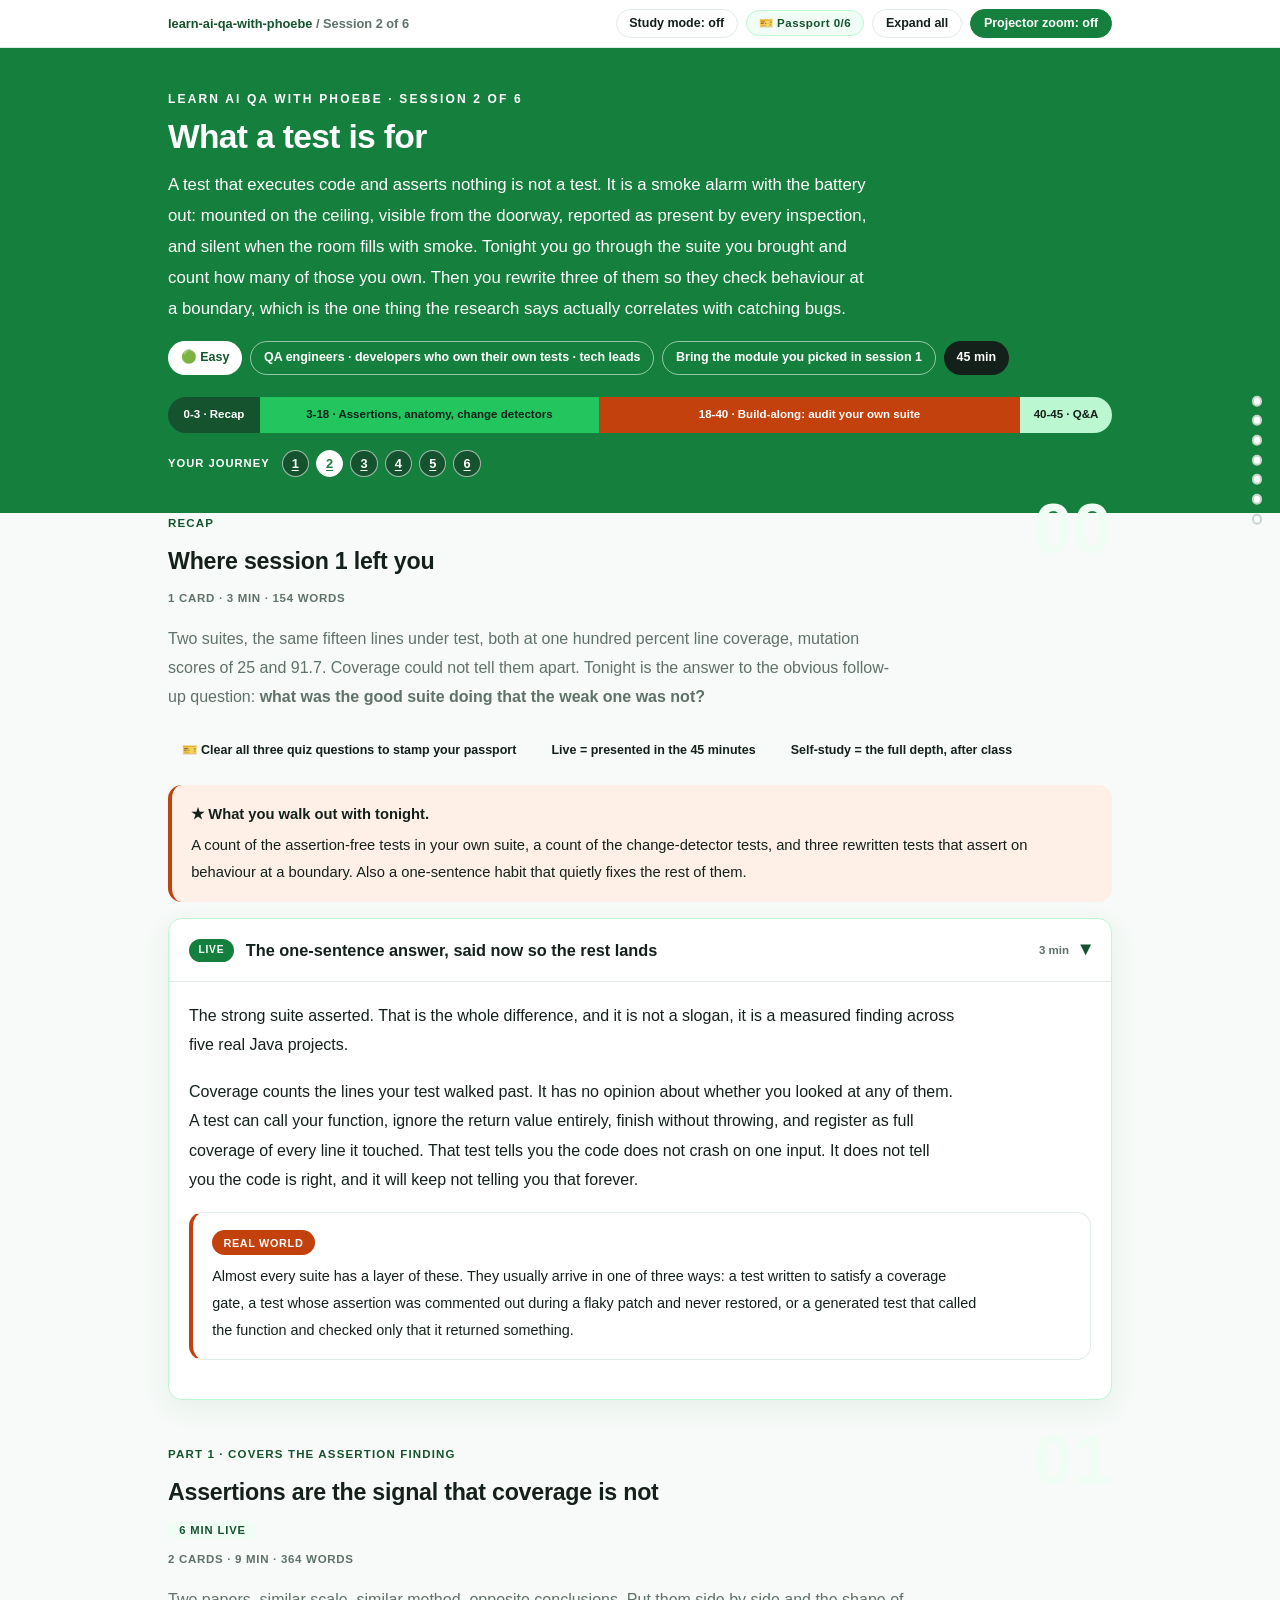
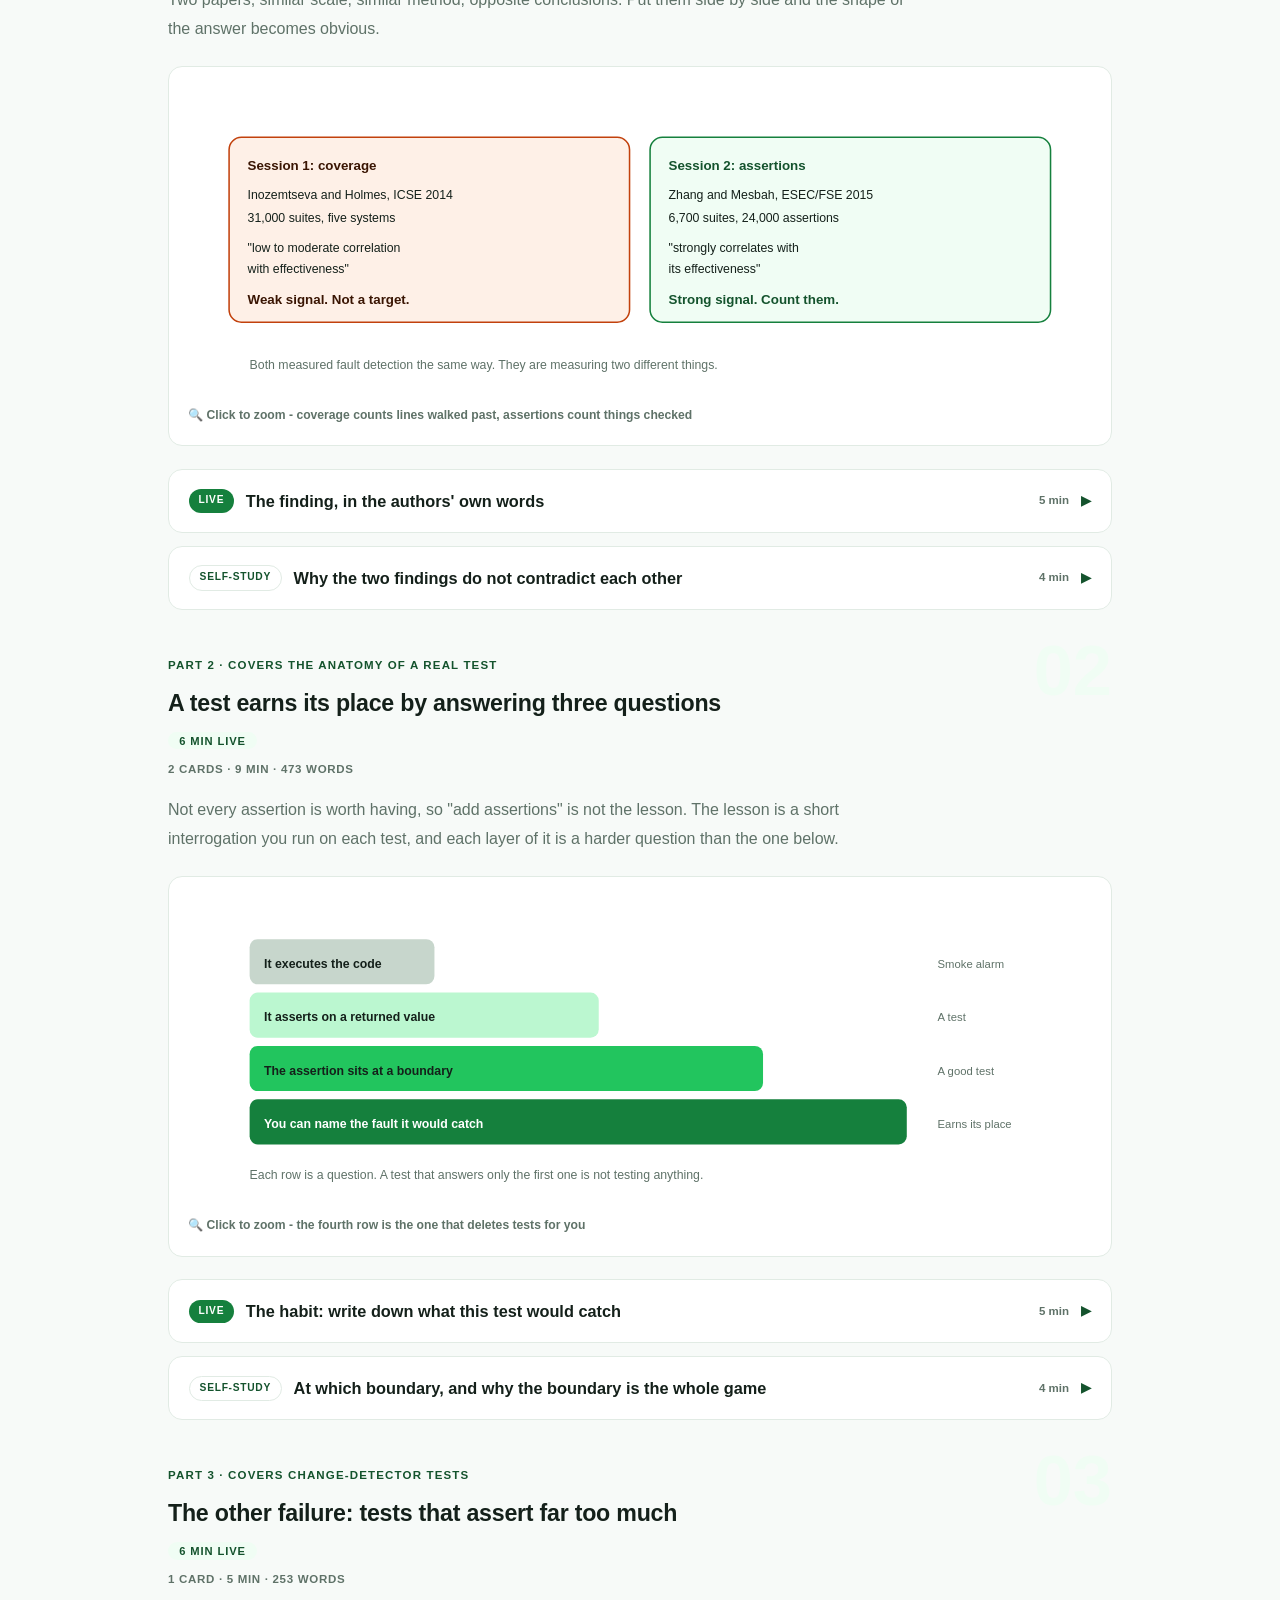
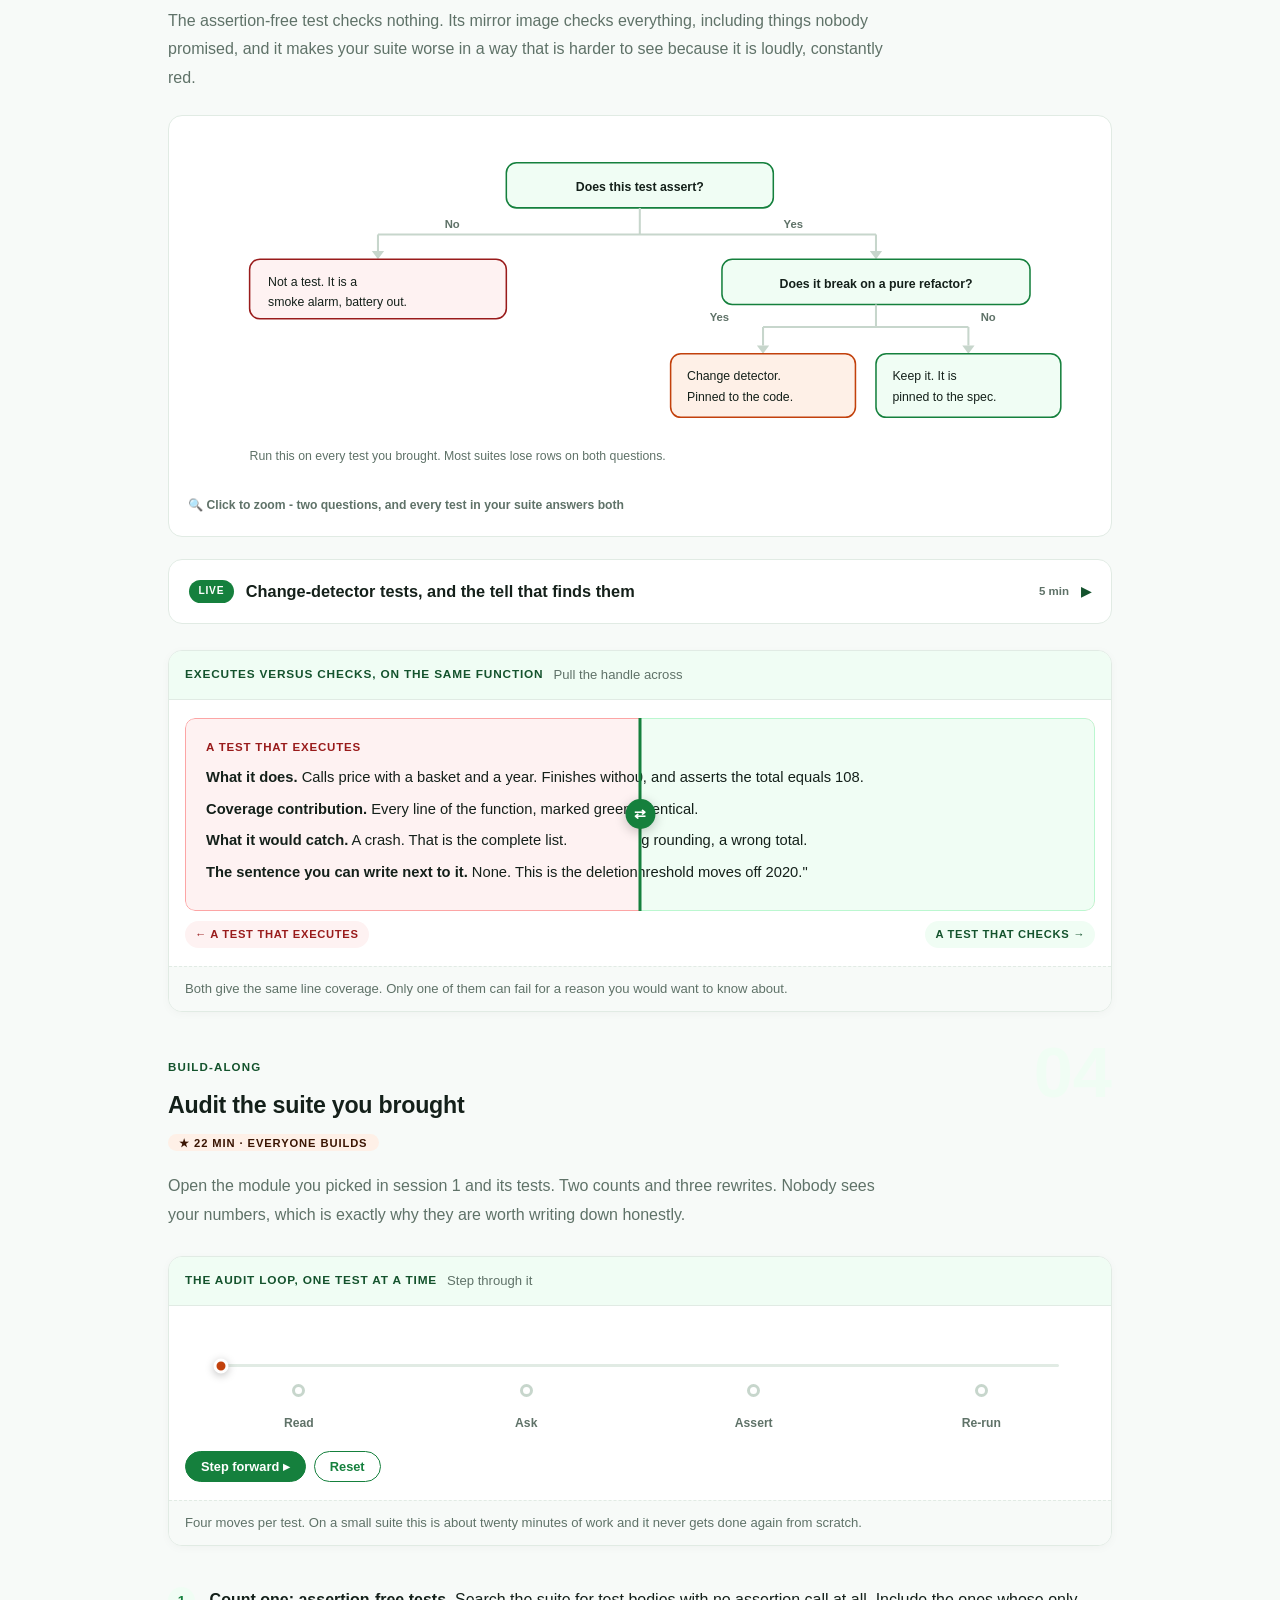
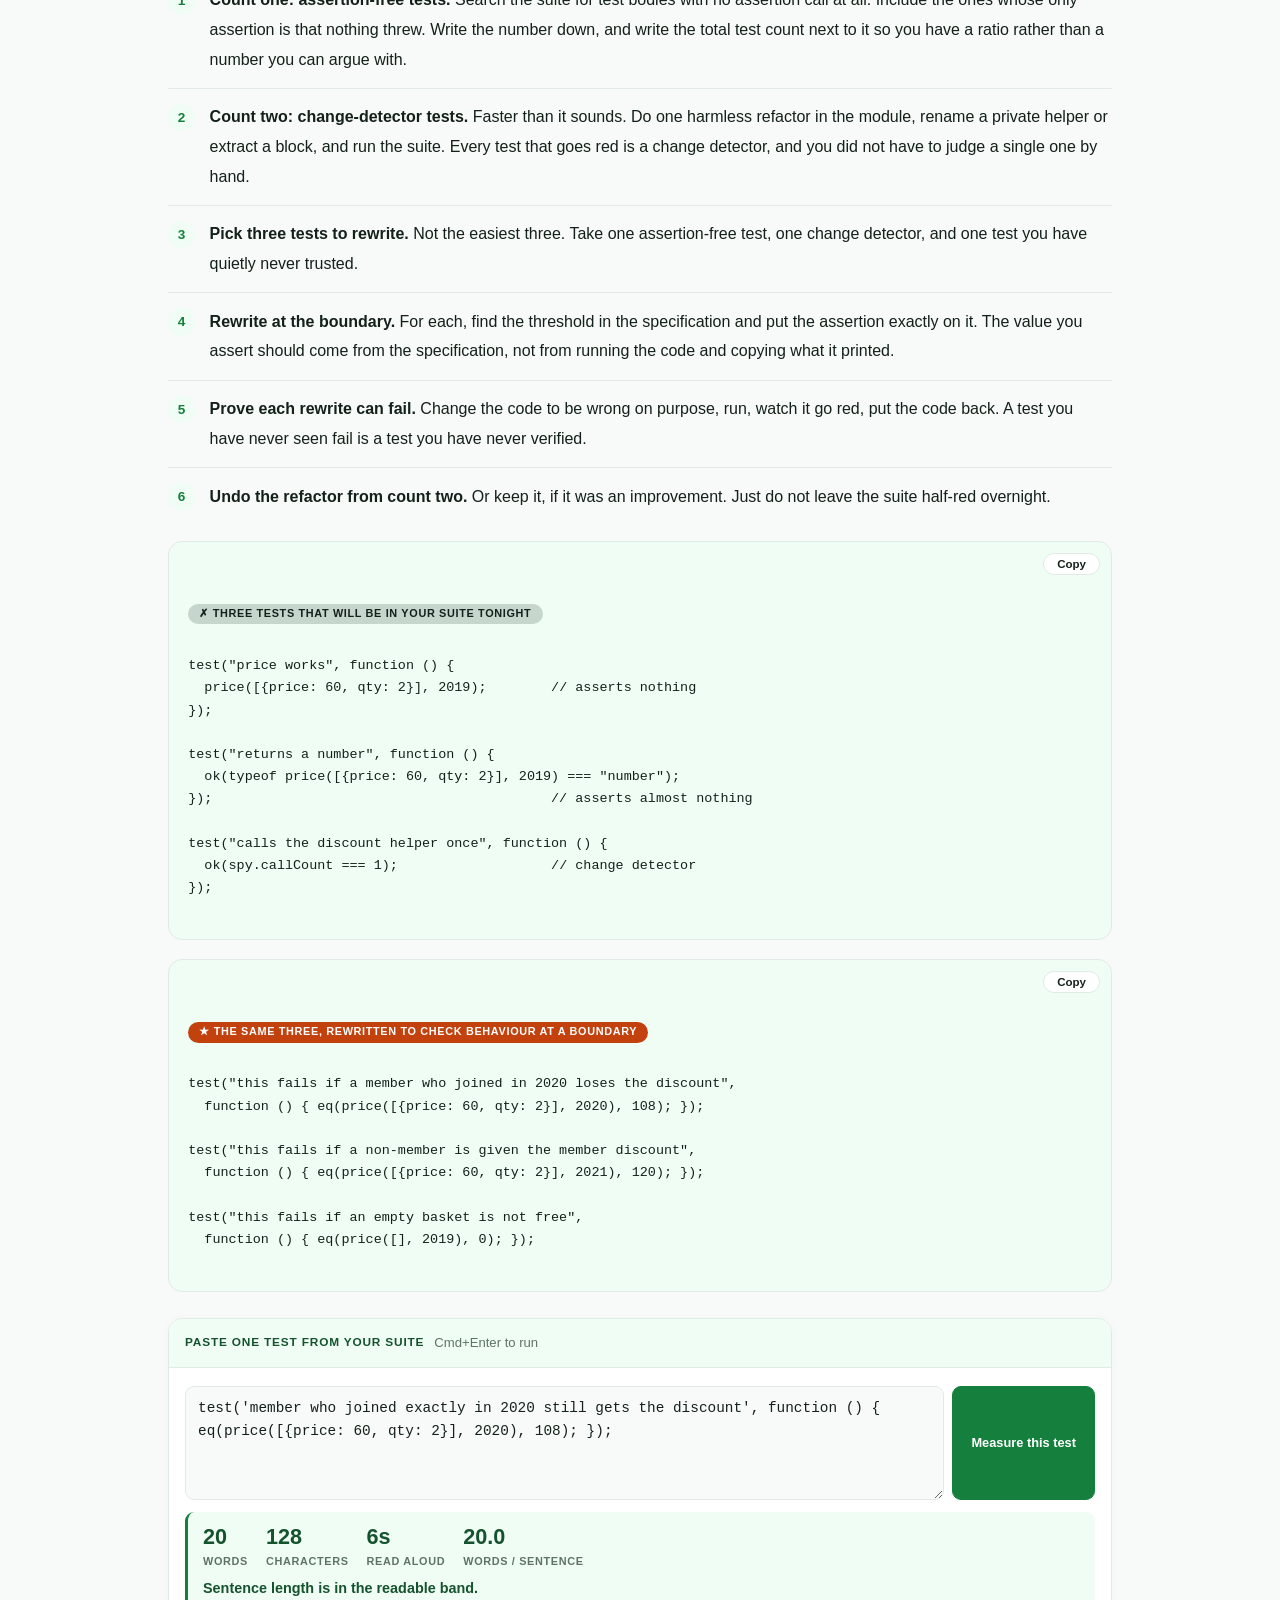
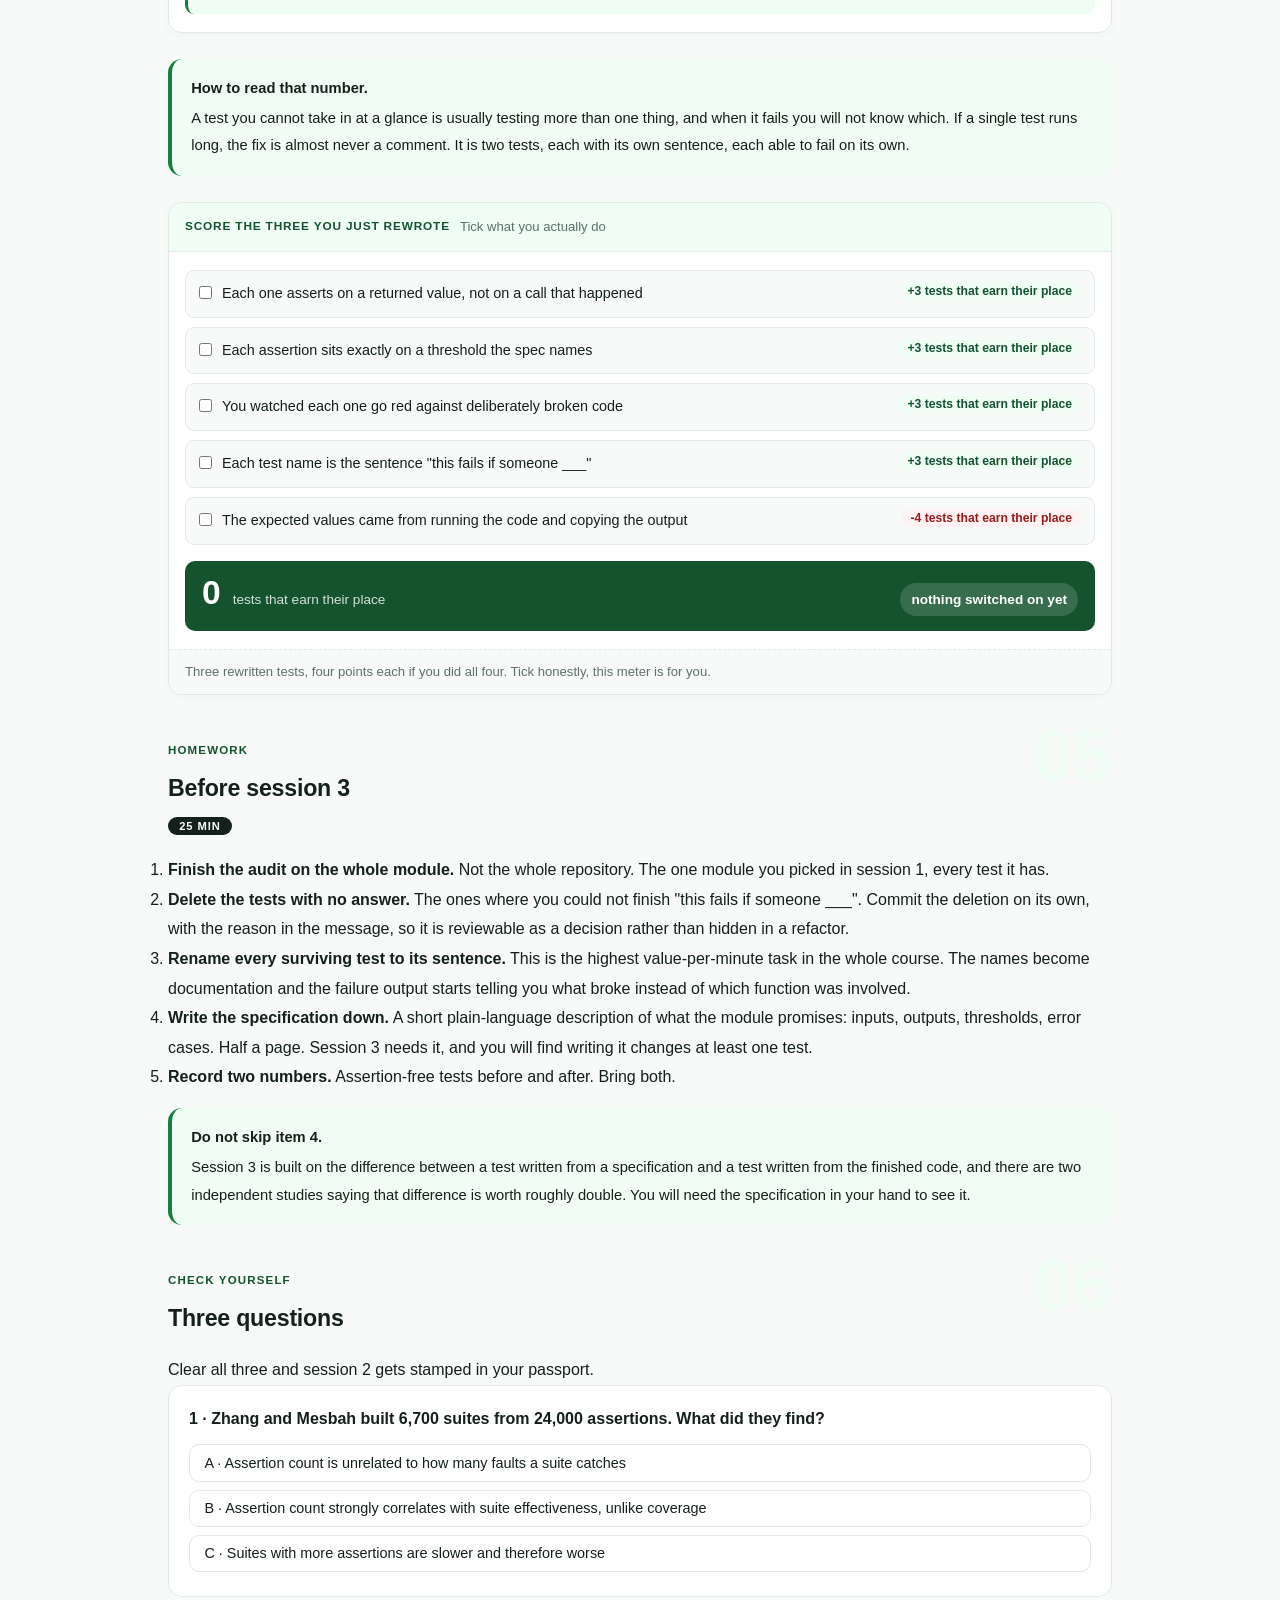
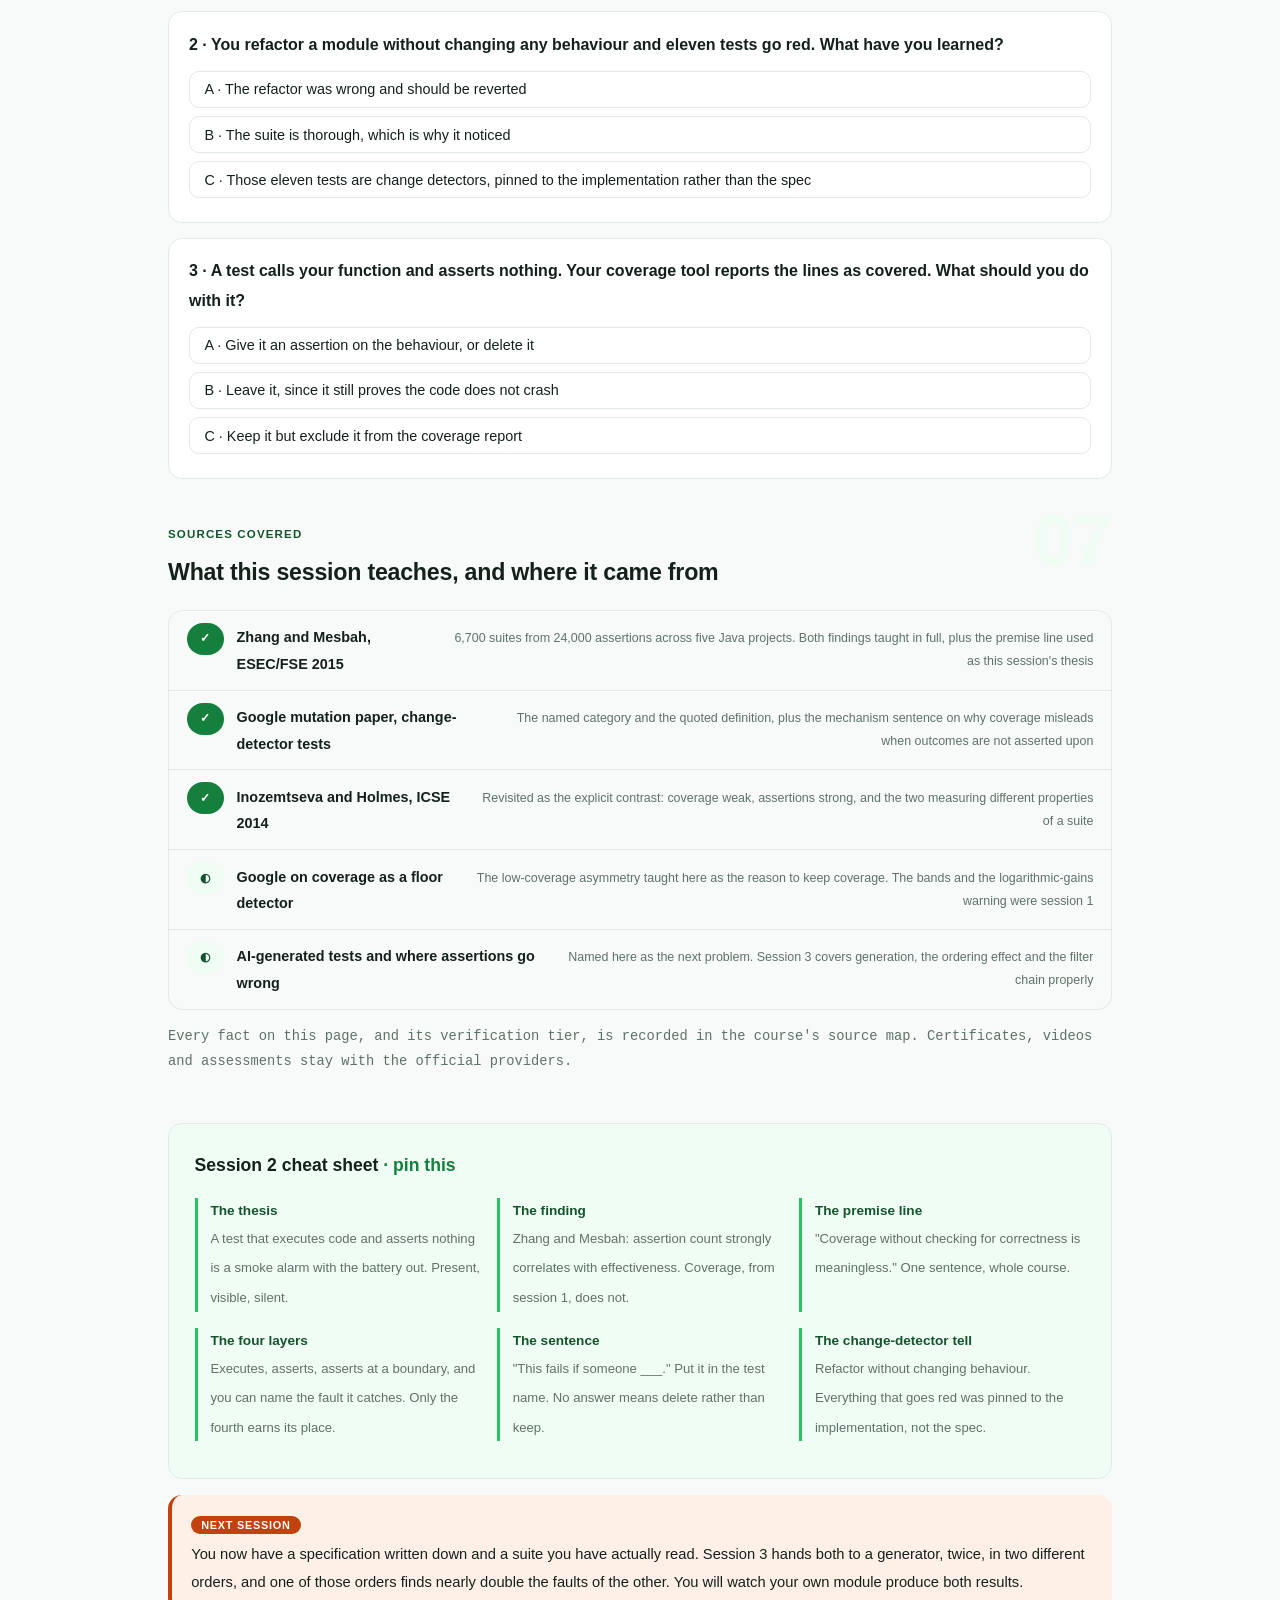
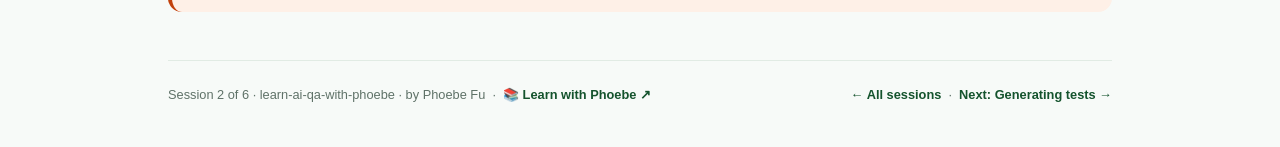
<file: courses/02-what-a-test-is-for.html>
<!DOCTYPE html>
<html lang="en">
<head>
<meta charset="UTF-8">
<meta name="viewport" content="width=device-width, initial-scale=1.0">
<!-- social:start -->
<meta name="description" content="Session 2 of 6. A test that executes code and asserts nothing is a smoke alarm with the battery out. Audit your own suite, count the assertion-free tests, and rewrite three of them.">
<meta property="og:type" content="article">
<meta property="og:site_name" content="Learn with Phoebe">
<meta property="og:title" content="What a test is for - learn ai qa with phoebe">
<meta property="og:description" content="Session 2 of 6. Assertions are the signal coverage is not. Audit your suite and rewrite three tests to check behaviour at a boundary.">
<meta property="og:url" content="https://phoebefu6.github.io/learn-ai-qa-with-phoebe/courses/02-what-a-test-is-for.html">
<meta property="og:image" content="https://phoebefu6.github.io/learn-ai-qa-with-phoebe/assets/og-cover.png">
<meta property="og:image:width" content="1200">
<meta property="og:image:height" content="630">
<meta name="twitter:card" content="summary_large_image">
<meta name="twitter:title" content="What a test is for - learn ai qa with phoebe">
<meta name="twitter:description" content="Session 2 of 6. Count the tests in your suite that assert nothing. The number is usually worse than people expect.">
<meta name="twitter:image" content="https://phoebefu6.github.io/learn-ai-qa-with-phoebe/assets/og-cover.png">
<!-- social:end -->
<title>Session 2 · What a test is for - learn ai qa with phoebe</title>
<link rel="stylesheet" href="../assets/style.css?v=25">
</head>
<body>

<div class="toolbar">
  <div class="wrap">
    <span class="crumb"><a href="../index.html">learn-ai-qa-with-phoebe</a> / Session 2 of 6</span>
    <button class="btn" id="toggle-all" type="button">Expand all</button>
    <button class="btn primary" id="zoom-toggle" type="button">Projector zoom: off</button>
  </div>
</div>

<header class="masthead">
  <div class="wrap">
    <div class="eyebrow">Learn AI QA with Phoebe · Session 2 of 6</div>
    <h1>What a test is <span class="accent">for</span></h1>
    <p class="sub">A test that executes code and asserts nothing is not a test. It is a smoke alarm with the battery out: mounted on the ceiling, visible from the doorway, reported as present by every inspection, and silent when the room fills with smoke. Tonight you go through the suite you brought and count how many of those you own. Then you rewrite three of them so they check behaviour at a boundary, which is the one thing the research says actually correlates with catching bugs.</p>
    <div class="chip-row">
      <span class="chip level">🟢 Easy</span>
      <span class="chip audience">QA engineers · developers who own their own tests · tech leads</span>
      <span class="chip audience">Bring the module you picked in session 1</span>
      <span class="chip time">45 min</span>
    </div>
    <div class="agenda">
      <span class="a1" style="flex:1">0-3 · Recap</span>
      <span class="a2" style="flex:4">3-18 · Assertions, anatomy, change detectors</span>
      <span class="a3" style="flex:5">18-40 · Build-along: audit your own suite</span>
      <span class="a4" style="flex:1">40-45 · Q&amp;A</span>
    </div>
  </div>
</header>

<main class="wrap">

  <!-- ============ RECAP ============ -->
  <section class="section" id="intro">
    <div class="section-kicker">
      <span class="klabel">Recap</span>
      <h2>Where session 1 left you</h2>
    </div>
    <p class="lede">Two suites, the same fifteen lines under test, both at one hundred percent line coverage, mutation scores of 25 and 91.7. Coverage could not tell them apart. Tonight is the answer to the obvious follow-up question: <strong>what was the good suite doing that the weak one was not?</strong></p>

    <div class="legend">
      <span class="pill">🎫 Clear all three quiz questions to stamp your passport</span>
      <span class="pill">Live = presented in the 45 minutes</span>
      <span class="pill">Self-study = the full depth, after class</span>
    </div>

    <div class="callout win">
      <p><strong>★ What you walk out with tonight.</strong> A count of the assertion-free tests in your own suite, a count of the change-detector tests, and three rewritten tests that assert on behaviour at a boundary. Also a one-sentence habit that quietly fixes the rest of them.</p>
    </div>

    <details class="card" open>
      <summary><span class="mode live">Live</span>The one-sentence answer, said now so the rest lands<span class="mini">3 min</span><span class="caret">▶</span></summary>
      <div class="body">
        <p>The strong suite asserted. That is the whole difference, and it is not a slogan, it is a measured finding across five real Java projects.</p>
        <p>Coverage counts the lines your test walked past. It has no opinion about whether you looked at any of them. A test can call your function, ignore the return value entirely, finish without throwing, and register as full coverage of every line it touched. That test tells you the code does not crash on one input. It does not tell you the code is right, and it will keep not telling you that forever.</p>
        <div class="callout example">
          <span class="ex-pill">Real world</span>
          <p>Almost every suite has a layer of these. They usually arrive in one of three ways: a test written to satisfy a coverage gate, a test whose assertion was commented out during a flaky patch and never restored, or a generated test that called the function and checked only that it returned something.</p>
        </div>
      </div>
    </details>
  </section>

  <!-- ============ PART 1 ============ -->
  <section class="section" id="part-1">
    <div class="section-kicker">
      <span class="klabel">Part 1 · covers the assertion finding</span>
      <h2>Assertions are the signal that coverage is not</h2>
      <span class="tag concept">6 min live</span>
    </div>
    <p class="lede">Two papers, similar scale, similar method, opposite conclusions. Put them side by side and the shape of the answer becomes obvious.</p>

    <figure class="zoomable">
      <svg viewBox="0 0 880 300" xmlns="http://www.w3.org/2000/svg" role="img" aria-label="Inozemtseva and Holmes found a low to moderate correlation between coverage and effectiveness across 31,000 suites, while Zhang and Mesbah found assertion count strongly correlated with effectiveness across 6,700 suites built from 24,000 assertions">
        <style>
          .q2aH { font: 800 13px Inter, sans-serif; }
          .q2aB { font: 400 12px Inter, sans-serif; fill: #14201A; }
          .q2aN { font: 400 12px Inter, sans-serif; fill: #5F7268; }
        </style>
        <rect x="40" y="50" width="390" height="180" rx="12" fill="#FEF0E7" stroke="#C2410C" stroke-width="1.5"/>
        <text class="q2aH" x="58" y="82" fill="#3A1503">Session 1: coverage</text>
        <text class="q2aB" x="58" y="110">Inozemtseva and Holmes, ICSE 2014</text>
        <text class="q2aB" x="58" y="132">31,000 suites, five systems</text>
        <text class="q2aB" x="58" y="162">"low to moderate correlation</text>
        <text class="q2aB" x="58" y="182">with effectiveness"</text>
        <text class="q2aH" x="58" y="212" fill="#3A1503">Weak signal. Not a target.</text>
        <rect x="450" y="50" width="390" height="180" rx="12" fill="#F0FDF4" stroke="#15803D" stroke-width="1.5"/>
        <text class="q2aH" x="468" y="82" fill="#14532D">Session 2: assertions</text>
        <text class="q2aB" x="468" y="110">Zhang and Mesbah, ESEC/FSE 2015</text>
        <text class="q2aB" x="468" y="132">6,700 suites, 24,000 assertions</text>
        <text class="q2aB" x="468" y="162">"strongly correlates with</text>
        <text class="q2aB" x="468" y="182">its effectiveness"</text>
        <text class="q2aH" x="468" y="212" fill="#14532D">Strong signal. Count them.</text>
        <text class="q2aN" x="60" y="276">Both measured fault detection the same way. They are measuring two different things.</text>
      </svg>
      <figcaption>🔍 Click to zoom - coverage counts lines walked past, assertions count things checked</figcaption>
    </figure>

    <details class="card">
      <summary><span class="mode live">Live</span>The finding, in the authors' own words<span class="mini">5 min</span><span class="caret">▶</span></summary>
      <div class="body">
        <div class="prompt-box good">
          <span class="label">★ The companion paper to session 1</span>
Zhang and Mesbah, "Assertions Are Strongly Correlated with Test Suite
Effectiveness", ESEC/FSE 2015.

6,700 test suites built from 24,000 assertions across five real Java
projects.

"the number of assertions in a test suite strongly correlates with its
effectiveness", and "assertion coverage is strongly correlated with
effectiveness".

Their premise line is this session's thesis:
"coverage without checking for correctness is meaningless."
        </div>
        <p>Read that premise line twice, because it is doing more work than it looks. It is not saying coverage is useless. It is saying coverage measured on its own, with no account of whether anything was checked, is not a measurement of quality at all. Coverage plus assertions is a picture. Coverage alone is a headcount of who walked through the room.</p>
        <p><strong>Google's mutation-testing paper states the mechanism precisely:</strong> code coverage "might be misleading, in particular when program statements are covered but the expected program outcome is not asserted upon." That is the assertion-free test, described by an engineering organisation that runs 500,000,000 tests a day and had to build something better than coverage to survive it.</p>
      </div>
    </details>

    <details class="card">
      <summary><span class="mode self">Self-study</span>Why the two findings do not contradict each other<span class="mini">4 min</span><span class="caret">▶</span></summary>
      <div class="body">
        <p>People sometimes read these two papers as a fight. They are not. They are two halves of one sentence.</p>
        <ul>
          <li><strong>Coverage is about reach.</strong> Which parts of the system did any test touch. This is a real question with a real use: Google's own guidance keeps it because "a low code coverage number does guarantee that large areas of the product are going completely untested."</li>
          <li><strong>Assertions are about scrutiny.</strong> Of the parts you touched, how many did you actually inspect the outcome of. That is the part that correlates with catching bugs.</li>
          <li><strong>You need both, and only one of them is on your dashboard.</strong> Reach without scrutiny is what the green suite lie is made of. Scrutiny without reach is a beautifully tested corner of a system you are not looking at.</li>
        </ul>
        <div class="callout tip">
          <p><strong>The reporting change worth making this week.</strong> Alongside your coverage number, publish an assertion count and a count of tests with zero assertions. It takes one search across the suite, and it is the first metric you have ever put on the dashboard that the research actually backs.</p>
        </div>
      </div>
    </details>
  </section>

  <!-- ============ PART 2 ============ -->
  <section class="section" id="part-2">
    <div class="section-kicker">
      <span class="klabel">Part 2 · covers the anatomy of a real test</span>
      <h2>A test earns its place by answering three questions</h2>
      <span class="tag concept">6 min live</span>
    </div>
    <p class="lede">Not every assertion is worth having, so "add assertions" is not the lesson. The lesson is a short interrogation you run on each test, and each layer of it is a harder question than the one below.</p>

    <figure class="zoomable">
      <svg viewBox="0 0 880 300" xmlns="http://www.w3.org/2000/svg" role="img" aria-label="Four layers a test can reach: it executes the code, it asserts on a returned value, the assertion sits at a boundary, and you can name the fault it would catch">
        <style>
          .q2bT { font: 700 12px Inter, sans-serif; fill: #14201A; }
          .q2bW { font: 700 12px Inter, sans-serif; fill: #fff; }
          .q2bV { font: 400 11px Inter, sans-serif; fill: #5F7268; }
          .q2bN { font: 400 12px Inter, sans-serif; fill: #5F7268; }
        </style>
        <rect x="60" y="42" width="180" height="44" rx="8" fill="#C7D6CC"/>
        <text class="q2bT" x="74" y="70">It executes the code</text>
        <text class="q2bV" x="730" y="70">Smoke alarm</text>
        <rect x="60" y="94" width="340" height="44" rx="8" fill="#BBF7D0"/>
        <text class="q2bT" x="74" y="122">It asserts on a returned value</text>
        <text class="q2bV" x="730" y="122">A test</text>
        <rect x="60" y="146" width="500" height="44" rx="8" fill="#22C55E"/>
        <text class="q2bT" x="74" y="174">The assertion sits at a boundary</text>
        <text class="q2bV" x="730" y="174">A good test</text>
        <rect x="60" y="198" width="640" height="44" rx="8" fill="#15803D"/>
        <text class="q2bW" x="74" y="226">You can name the fault it would catch</text>
        <text class="q2bV" x="730" y="226">Earns its place</text>
        <text class="q2bN" x="60" y="276">Each row is a question. A test that answers only the first one is not testing anything.</text>
      </svg>
      <figcaption>🔍 Click to zoom - the fourth row is the one that deletes tests for you</figcaption>
    </figure>

    <details class="card">
      <summary><span class="mode live">Live</span>The habit: write down what this test would catch<span class="mini">5 min</span><span class="caret">▶</span></summary>
      <div class="body">
        <p>One sentence per test, written next to it, in the form "this fails if someone ___". Not a description of what the test does. A description of the bug it stands guard against.</p>
        <ul>
          <li><strong>"This fails if someone applies the member discount to a non-member."</strong> Good. Specific, behavioural, and you could hand it to a person who has never seen the code.</li>
          <li><strong>"This fails if someone changes the price calculation."</strong> Bad, and it is bad in an interesting way. It is a description of the implementation, not the behaviour, and it is the exact tell you will meet in part 3.</li>
          <li><strong>"This tests the price function."</strong> Not a sentence about a fault at all. When this is the best you can write, the test has no answer, and a test with no answer should be deleted rather than kept.</li>
        </ul>
        <p>Deleting tests feels wrong the first few times. It is not. A test with no answer to that question costs you build minutes, review attention and a false sense of safety, and returns nothing. The only thing it protects is the coverage number, and you spent session 1 learning what that is worth.</p>
        <div class="callout tip">
          <p><strong>Where to put the sentence.</strong> The test name. If the name reads "this fails if someone applies the member discount to a non-member", the sentence is already written, it shows up in the failure output, and nobody has to maintain a comment.</p>
        </div>
      </div>
    </details>

    <details class="card">
      <summary><span class="mode self">Self-study</span>At which boundary, and why the boundary is the whole game<span class="mini">4 min</span><span class="caret">▶</span></summary>
      <div class="body">
        <p>Session 1 ended on a mutant that survived a good suite: <span class="mono">memberSince &lt; 2020</span> becoming <span class="mono">&lt;= 2020</span>. The suite tested 2019. It tested 2021. It never tested exactly 2020, so both versions of the code passed and the difference was invisible.</p>
        <p>That is not an unlucky example, it is the normal shape of the problem. Every conditional in your code draws a line, and a test placed comfortably on either side of the line proves only that the line exists somewhere in the neighbourhood. A test placed exactly on it proves where.</p>
        <div class="prompt-box bad">
          <span class="label">✗ Near the boundary, which is not the boundary</span>
test("member discount applies", function () {
  eq(price([{price: 60, qty: 2}], 2019), 108);
});

Passes on memberSince &lt; 2020. Also passes on &lt;= 2020, on &lt; 2021,
and on several other wrong versions of the same line.
        </div>
        <div class="prompt-box good">
          <span class="label">★ At the boundary, where the bugs live</span>
test("member who joined exactly in 2020 still gets the discount",
  function () {
    eq(price([{price: 60, qty: 2}], 2020), 108);
  });

Passes on the real code and fails on the mutant. One test, and it
pins the line to the exact year the specification says.
        </div>
        <p>The pattern generalises past numbers. Empty list and one-element list. The first request and the request that trips the rate limit. The string of exactly maximum length. Zero, and the thing just before zero. If your specification contains a threshold, your suite should contain a test sitting on it.</p>
      </div>
    </details>
  </section>

  <!-- ============ PART 3 ============ -->
  <section class="section" id="part-3">
    <div class="section-kicker">
      <span class="klabel">Part 3 · covers change-detector tests</span>
      <h2>The other failure: tests that assert far too much</h2>
      <span class="tag concept">6 min live</span>
    </div>
    <p class="lede">The assertion-free test checks nothing. Its mirror image checks everything, including things nobody promised, and it makes your suite worse in a way that is harder to see because it is loudly, constantly red.</p>

    <figure class="zoomable">
      <svg viewBox="0 0 880 340" xmlns="http://www.w3.org/2000/svg" role="img" aria-label="A two-question audit: if a test asserts nothing it is not a test, and if it does assert but breaks on a pure refactor it is a change detector pinned to the implementation rather than the specification">
        <style>
          .q2cH { font: 700 12px Inter, sans-serif; fill: #14201A; }
          .q2cB { font: 400 12px Inter, sans-serif; fill: #14201A; }
          .q2cE { font: 700 11px Inter, sans-serif; fill: #5F7268; }
          .q2cN { font: 400 12px Inter, sans-serif; fill: #5F7268; }
        </style>
        <rect x="310" y="26" width="260" height="44" rx="10" fill="#F0FDF4" stroke="#15803D" stroke-width="1.5"/>
        <text class="q2cH" x="440" y="54" text-anchor="middle">Does this test assert?</text>
        <line x1="440" y1="70" x2="440" y2="96" stroke="#C7D6CC" stroke-width="2"/>
        <line x1="185" y1="96" x2="670" y2="96" stroke="#C7D6CC" stroke-width="2"/>
        <line x1="185" y1="96" x2="185" y2="112" stroke="#C7D6CC" stroke-width="2"/>
        <polygon points="179,112 191,112 185,120" fill="#C7D6CC"/>
        <line x1="670" y1="96" x2="670" y2="112" stroke="#C7D6CC" stroke-width="2"/>
        <polygon points="664,112 676,112 670,120" fill="#C7D6CC"/>
        <text class="q2cE" x="250" y="90">No</text>
        <text class="q2cE" x="580" y="90">Yes</text>
        <rect x="60" y="120" width="250" height="58" rx="10" fill="#FEF2F2" stroke="#991B1B" stroke-width="1.5"/>
        <text class="q2cB" x="78" y="146">Not a test. It is a</text>
        <text class="q2cB" x="78" y="166">smoke alarm, battery out.</text>
        <rect x="520" y="120" width="300" height="44" rx="10" fill="#F0FDF4" stroke="#15803D" stroke-width="1.5"/>
        <text class="q2cH" x="670" y="148" text-anchor="middle">Does it break on a pure refactor?</text>
        <line x1="670" y1="164" x2="670" y2="186" stroke="#C7D6CC" stroke-width="2"/>
        <line x1="560" y1="186" x2="760" y2="186" stroke="#C7D6CC" stroke-width="2"/>
        <line x1="560" y1="186" x2="560" y2="204" stroke="#C7D6CC" stroke-width="2"/>
        <polygon points="554,204 566,204 560,212" fill="#C7D6CC"/>
        <line x1="760" y1="186" x2="760" y2="204" stroke="#C7D6CC" stroke-width="2"/>
        <polygon points="754,204 766,204 760,212" fill="#C7D6CC"/>
        <text class="q2cE" x="508" y="180">Yes</text>
        <text class="q2cE" x="772" y="180">No</text>
        <rect x="470" y="212" width="180" height="62" rx="10" fill="#FEF0E7" stroke="#C2410C" stroke-width="1.5"/>
        <text class="q2cB" x="486" y="238">Change detector.</text>
        <text class="q2cB" x="486" y="258">Pinned to the code.</text>
        <rect x="670" y="212" width="180" height="62" rx="10" fill="#F0FDF4" stroke="#15803D" stroke-width="1.5"/>
        <text class="q2cB" x="686" y="238">Keep it. It is</text>
        <text class="q2cB" x="686" y="258">pinned to the spec.</text>
        <text class="q2cN" x="60" y="316">Run this on every test you brought. Most suites lose rows on both questions.</text>
      </svg>
      <figcaption>🔍 Click to zoom - two questions, and every test in your suite answers both</figcaption>
    </figure>

    <details class="card">
      <summary><span class="mode live">Live</span>Change-detector tests, and the tell that finds them<span class="mini">5 min</span><span class="caret">▶</span></summary>
      <div class="body">
        <p>Google named the category in their mutation-testing paper. Their words, and note that this is a description of a defect, not a style preference: tests whose <strong>"change-detector nature (specifically testing the current implementation rather than the specification) violates testing best practices and causes brittle tests and false alarms."</strong></p>
        <p><strong>The tell is mechanical and you can apply it today.</strong> If you have to update a test every time you refactor without changing behaviour, it is pinned to the implementation, not to the specification. Rename a private method, extract a helper, swap a loop for a map, reorder two independent calls. Behaviour unchanged. If tests go red, those tests were never testing behaviour.</p>
        <p>Three shapes that come up again and again:</p>
        <ul>
          <li><strong>Asserting on internal calls.</strong> "The service called the repository once with these arguments." Nobody promised that. The promise was about the value that came back.</li>
          <li><strong>Snapshot everything.</strong> A whole serialised object compared byte for byte, so adding an unrelated optional field turns the suite red and somebody updates the snapshot without reading it.</li>
          <li><strong>Asserting the exact wording of a message.</strong> Real if the wording is contractual and shown to users. A change detector if it is a log line.</li>
        </ul>
        <div class="callout example">
          <span class="ex-pill">Real world</span>
          <p>The cost is not the red build, it is what the red build trains people to do. A suite that goes red on harmless refactors teaches its own team that red means "somebody moved something", and after enough repetitions the genuine failure arrives and gets the same shrug and the same snapshot update.</p>
        </div>
      </div>
    </details>

    <div class="wipe" data-title="Executes versus checks, on the same function"
         data-label-a="A test that executes" data-label-b="A test that checks"
         data-foot="Both give the same line coverage. Only one of them can fail for a reason you would want to know about.">
      <div class="wipe-a">
        <p><b>What it does.</b> Calls price with a basket and a year. Finishes without throwing. Asserts nothing about the number that came back.</p>
        <p><b>Coverage contribution.</b> Every line of the function, marked green.</p>
        <p><b>What it would catch.</b> A crash. That is the complete list.</p>
        <p><b>The sentence you can write next to it.</b> None. This is the deletion signal.</p>
      </div>
      <div class="wipe-b">
        <p><b>What it does.</b> Calls price with a two-item basket and the year 2020, and asserts the total equals 108.</p>
        <p><b>Coverage contribution.</b> Every line of the function, marked green. Identical.</p>
        <p><b>What it would catch.</b> A wrong discount, a wrong threshold, a wrong rounding, a wrong total.</p>
        <p><b>The sentence you can write next to it.</b> "This fails if the member threshold moves off 2020."</p>
      </div>
    </div>
  </section>

  <!-- ============ BUILD-ALONG ============ -->
  <section class="section" id="demo-2">
    <div class="section-kicker">
      <span class="klabel">Build-along</span>
      <h2>Audit the suite you brought</h2>
      <span class="tag demo">★ 22 min · everyone builds</span>
    </div>
    <p class="lede">Open the module you picked in session 1 and its tests. Two counts and three rewrites. Nobody sees your numbers, which is exactly why they are worth writing down honestly.</p>

    <div class="tick" data-stages="Read|Ask|Assert|Re-run" data-title="The audit loop, one test at a time"
         data-foot="Four moves per test. On a small suite this is about twenty minutes of work and it never gets done again from scratch.">
      <p class="tick-note" data-stage="0"><b>Read.</b> One test. Ignore the name, read the body. Find every assertion in it, and if there are none, mark the test.</p>
      <p class="tick-note" data-stage="1"><b>Ask.</b> Write the sentence: "this fails if someone ___". If you cannot finish it in one line, the test has no answer and it is a deletion candidate.</p>
      <p class="tick-note" data-stage="2"><b>Assert or delete.</b> Either add an assertion on the behaviour at the boundary the spec names, or remove the test. Do not leave it in the middle.</p>
      <p class="tick-note" data-stage="3"><b>Re-run.</b> Then break the code on purpose and re-run. A rewritten test that cannot go red is still not a test.</p>
    </div>

    <div class="steps">
      <div class="step"><p><strong>Count one: assertion-free tests.</strong> Search the suite for test bodies with no assertion call at all. Include the ones whose only assertion is that nothing threw. Write the number down, and write the total test count next to it so you have a ratio rather than a number you can argue with.</p></div>
      <div class="step"><p><strong>Count two: change-detector tests.</strong> Faster than it sounds. Do one harmless refactor in the module, rename a private helper or extract a block, and run the suite. Every test that goes red is a change detector, and you did not have to judge a single one by hand.</p></div>
      <div class="step"><p><strong>Pick three tests to rewrite.</strong> Not the easiest three. Take one assertion-free test, one change detector, and one test you have quietly never trusted.</p></div>
      <div class="step"><p><strong>Rewrite at the boundary.</strong> For each, find the threshold in the specification and put the assertion exactly on it. The value you assert should come from the specification, not from running the code and copying what it printed.</p></div>
      <div class="step"><p><strong>Prove each rewrite can fail.</strong> Change the code to be wrong on purpose, run, watch it go red, put the code back. A test you have never seen fail is a test you have never verified.</p></div>
      <div class="step"><p><strong>Undo the refactor from count two.</strong> Or keep it, if it was an improvement. Just do not leave the suite half-red overnight.</p></div>
    </div>

    <div class="prompt-box bad">
      <span class="label">✗ Three tests that will be in your suite tonight</span>
test("price works", function () {
  price([{price: 60, qty: 2}], 2019);        // asserts nothing
});

test("returns a number", function () {
  ok(typeof price([{price: 60, qty: 2}], 2019) === "number");
});                                          // asserts almost nothing

test("calls the discount helper once", function () {
  ok(spy.callCount === 1);                   // change detector
});
    </div>

    <div class="prompt-box good">
      <span class="label">★ The same three, rewritten to check behaviour at a boundary</span>
test("this fails if a member who joined in 2020 loses the discount",
  function () { eq(price([{price: 60, qty: 2}], 2020), 108); });

test("this fails if a non-member is given the member discount",
  function () { eq(price([{price: 60, qty: 2}], 2021), 120); });

test("this fails if an empty basket is not free",
  function () { eq(price([], 2019), 0); });
    </div>

    <div class="tryrow" data-fn="wordcount" data-multiline="1"
         data-title="Paste one test from your suite"
         data-hint="Paste the body of a single test, then read the words-per-sentence number"
         data-seed="test('member who joined exactly in 2020 still gets the discount', function () { eq(price([{price: 60, qty: 2}], 2020), 108); });"
         data-cta="Measure this test">
    </div>

    <div class="callout tip">
      <p><strong>How to read that number.</strong> A test you cannot take in at a glance is usually testing more than one thing, and when it fails you will not know which. If a single test runs long, the fix is almost never a comment. It is two tests, each with its own sentence, each able to fail on its own.</p>
    </div>

    <div class="stakes" data-base="0" data-unit="tests that earn their place" data-title="Score the three you just rewrote"
         data-foot="Three rewritten tests, four points each if you did all four. Tick honestly, this meter is for you.">
      <label><input type="checkbox" data-delta="3"> Each one asserts on a returned value, not on a call that happened</label>
      <label><input type="checkbox" data-delta="3"> Each assertion sits exactly on a threshold the spec names</label>
      <label><input type="checkbox" data-delta="3"> You watched each one go red against deliberately broken code</label>
      <label><input type="checkbox" data-delta="3"> Each test name is the sentence "this fails if someone ___"</label>
      <label><input type="checkbox" data-delta="-4" data-trap="1"> The expected values came from running the code and copying the output</label>
    </div>
  </section>

  <!-- ============ HOMEWORK ============ -->
  <section class="section" id="exercise">
    <div class="section-kicker">
      <span class="klabel">Homework</span>
      <h2>Before session 3</h2>
      <span class="tag exercise">25 min</span>
    </div>
    <ol>
      <li><strong>Finish the audit on the whole module.</strong> Not the whole repository. The one module you picked in session 1, every test it has.</li>
      <li><strong>Delete the tests with no answer.</strong> The ones where you could not finish "this fails if someone ___". Commit the deletion on its own, with the reason in the message, so it is reviewable as a decision rather than hidden in a refactor.</li>
      <li><strong>Rename every surviving test to its sentence.</strong> This is the highest value-per-minute task in the whole course. The names become documentation and the failure output starts telling you what broke instead of which function was involved.</li>
      <li><strong>Write the specification down.</strong> A short plain-language description of what the module promises: inputs, outputs, thresholds, error cases. Half a page. Session 3 needs it, and you will find writing it changes at least one test.</li>
      <li><strong>Record two numbers.</strong> Assertion-free tests before and after. Bring both.</li>
    </ol>
    <div class="callout tip">
      <p><strong>Do not skip item 4.</strong> Session 3 is built on the difference between a test written from a specification and a test written from the finished code, and there are two independent studies saying that difference is worth roughly double. You will need the specification in your hand to see it.</p>
    </div>
  </section>

  <!-- ============ QUIZ ============ -->
  <section class="section" id="quiz">
    <div class="section-kicker">
      <span class="klabel">Check yourself</span>
      <h2>Three questions</h2>
    </div>
    <p>Clear all three and session 2 gets stamped in your passport.</p>

    <div class="quiz-q" data-answer="1">
      <p class="qtext">1 · Zhang and Mesbah built 6,700 suites from 24,000 assertions. What did they find?</p>
      <button class="qopt" type="button">A · Assertion count is unrelated to how many faults a suite catches</button>
      <button class="qopt" type="button">B · Assertion count strongly correlates with suite effectiveness, unlike coverage</button>
      <button class="qopt" type="button">C · Suites with more assertions are slower and therefore worse</button>
      <p class="qwhy">Their words: "the number of assertions in a test suite strongly correlates with its effectiveness", and "assertion coverage is strongly correlated with effectiveness". Set against session 1's low-to-moderate correlation for coverage, that is the whole argument of this course.</p>
    </div>

    <div class="quiz-q" data-answer="2">
      <p class="qtext">2 · You refactor a module without changing any behaviour and eleven tests go red. What have you learned?</p>
      <button class="qopt" type="button">A · The refactor was wrong and should be reverted</button>
      <button class="qopt" type="button">B · The suite is thorough, which is why it noticed</button>
      <button class="qopt" type="button">C · Those eleven tests are change detectors, pinned to the implementation rather than the spec</button>
      <p class="qwhy">Google's term for exactly this: tests whose "change-detector nature (specifically testing the current implementation rather than the specification) violates testing best practices and causes brittle tests and false alarms." Behaviour did not change, so a behavioural test should not have moved.</p>
    </div>

    <div class="quiz-q" data-answer="0">
      <p class="qtext">3 · A test calls your function and asserts nothing. Your coverage tool reports the lines as covered. What should you do with it?</p>
      <button class="qopt" type="button">A · Give it an assertion on the behaviour, or delete it</button>
      <button class="qopt" type="button">B · Leave it, since it still proves the code does not crash</button>
      <button class="qopt" type="button">C · Keep it but exclude it from the coverage report</button>
      <p class="qwhy">Google's mutation paper on why coverage misleads: statements "are covered but the expected program outcome is not asserted upon." If you cannot write the sentence "this fails if someone ___", the test has no answer and it should go rather than stay.</p>
    </div>

    <p class="quiz-score"></p>
  </section>

  <!-- ============ OFFICIAL COVERAGE ============ -->
  <section class="section" id="official">
    <div class="section-kicker">
      <span class="klabel">Sources covered</span>
      <h2>What this session teaches, and where it came from</h2>
    </div>
    <div class="covered">
      <div class="covered-row"><span class="status pill solid">✓</span><span class="name">Zhang and Mesbah, ESEC/FSE 2015</span><span class="note">6,700 suites from 24,000 assertions across five Java projects. Both findings taught in full, plus the premise line used as this session's thesis</span></div>
      <div class="covered-row"><span class="status pill solid">✓</span><span class="name">Google mutation paper, change-detector tests</span><span class="note">The named category and the quoted definition, plus the mechanism sentence on why coverage misleads when outcomes are not asserted upon</span></div>
      <div class="covered-row"><span class="status pill solid">✓</span><span class="name">Inozemtseva and Holmes, ICSE 2014</span><span class="note">Revisited as the explicit contrast: coverage weak, assertions strong, and the two measuring different properties of a suite</span></div>
      <div class="covered-row"><span class="status pill light">◐</span><span class="name">Google on coverage as a floor detector</span><span class="note">The low-coverage asymmetry taught here as the reason to keep coverage. The bands and the logarithmic-gains warning were session 1</span></div>
      <div class="covered-row"><span class="status pill light">◐</span><span class="name">AI-generated tests and where assertions go wrong</span><span class="note">Named here as the next problem. Session 3 covers generation, the ordering effect and the filter chain properly</span></div>
    </div>
    <p class="mono" style="margin-top:14px">Every fact on this page, and its verification tier, is recorded in the course's source map. Certificates, videos and assessments stay with the official providers.</p>
  </section>

  <!-- ============ CHEAT SHEET ============ -->
  <section class="cheat" id="cheatsheet">
    <h3>Session 2 cheat sheet <span>· pin this</span></h3>
    <div class="grid-2">
      <div class="cheat-item"><b>The thesis</b><span>A test that executes code and asserts nothing is a smoke alarm with the battery out. Present, visible, silent.</span></div>
      <div class="cheat-item"><b>The finding</b><span>Zhang and Mesbah: assertion count strongly correlates with effectiveness. Coverage, from session 1, does not.</span></div>
      <div class="cheat-item"><b>The premise line</b><span>"Coverage without checking for correctness is meaningless." One sentence, whole course.</span></div>
      <div class="cheat-item"><b>The four layers</b><span>Executes, asserts, asserts at a boundary, and you can name the fault it catches. Only the fourth earns its place.</span></div>
      <div class="cheat-item"><b>The sentence</b><span>"This fails if someone ___." Put it in the test name. No answer means delete rather than keep.</span></div>
      <div class="cheat-item"><b>The change-detector tell</b><span>Refactor without changing behaviour. Everything that goes red was pinned to the implementation, not the spec.</span></div>
    </div>
  </section>

  <div class="callout next">
    <span class="nx-pill">Next session</span>
    <p>You now have a specification written down and a suite you have actually read. Session 3 hands both to a generator, twice, in two different orders, and one of those orders finds nearly double the faults of the other. You will watch your own module produce both results.</p>
  </div>

  <footer class="pagefoot">
    <span>Session 2 of 6 · learn-ai-qa-with-phoebe · by Phoebe Fu &nbsp;·&nbsp; 📚 <a href="https://phoebefu6.github.io/learn-with-phoebe/">Learn with Phoebe ↗</a></span>
    <span><a href="../index.html">← All sessions</a> &nbsp;·&nbsp; <a href="03-generating-tests.html">Next: Generating tests →</a></span>
  </footer>

</main>

<script src="../assets/app.js?v=23"></script>
</body>
</html>
</file>
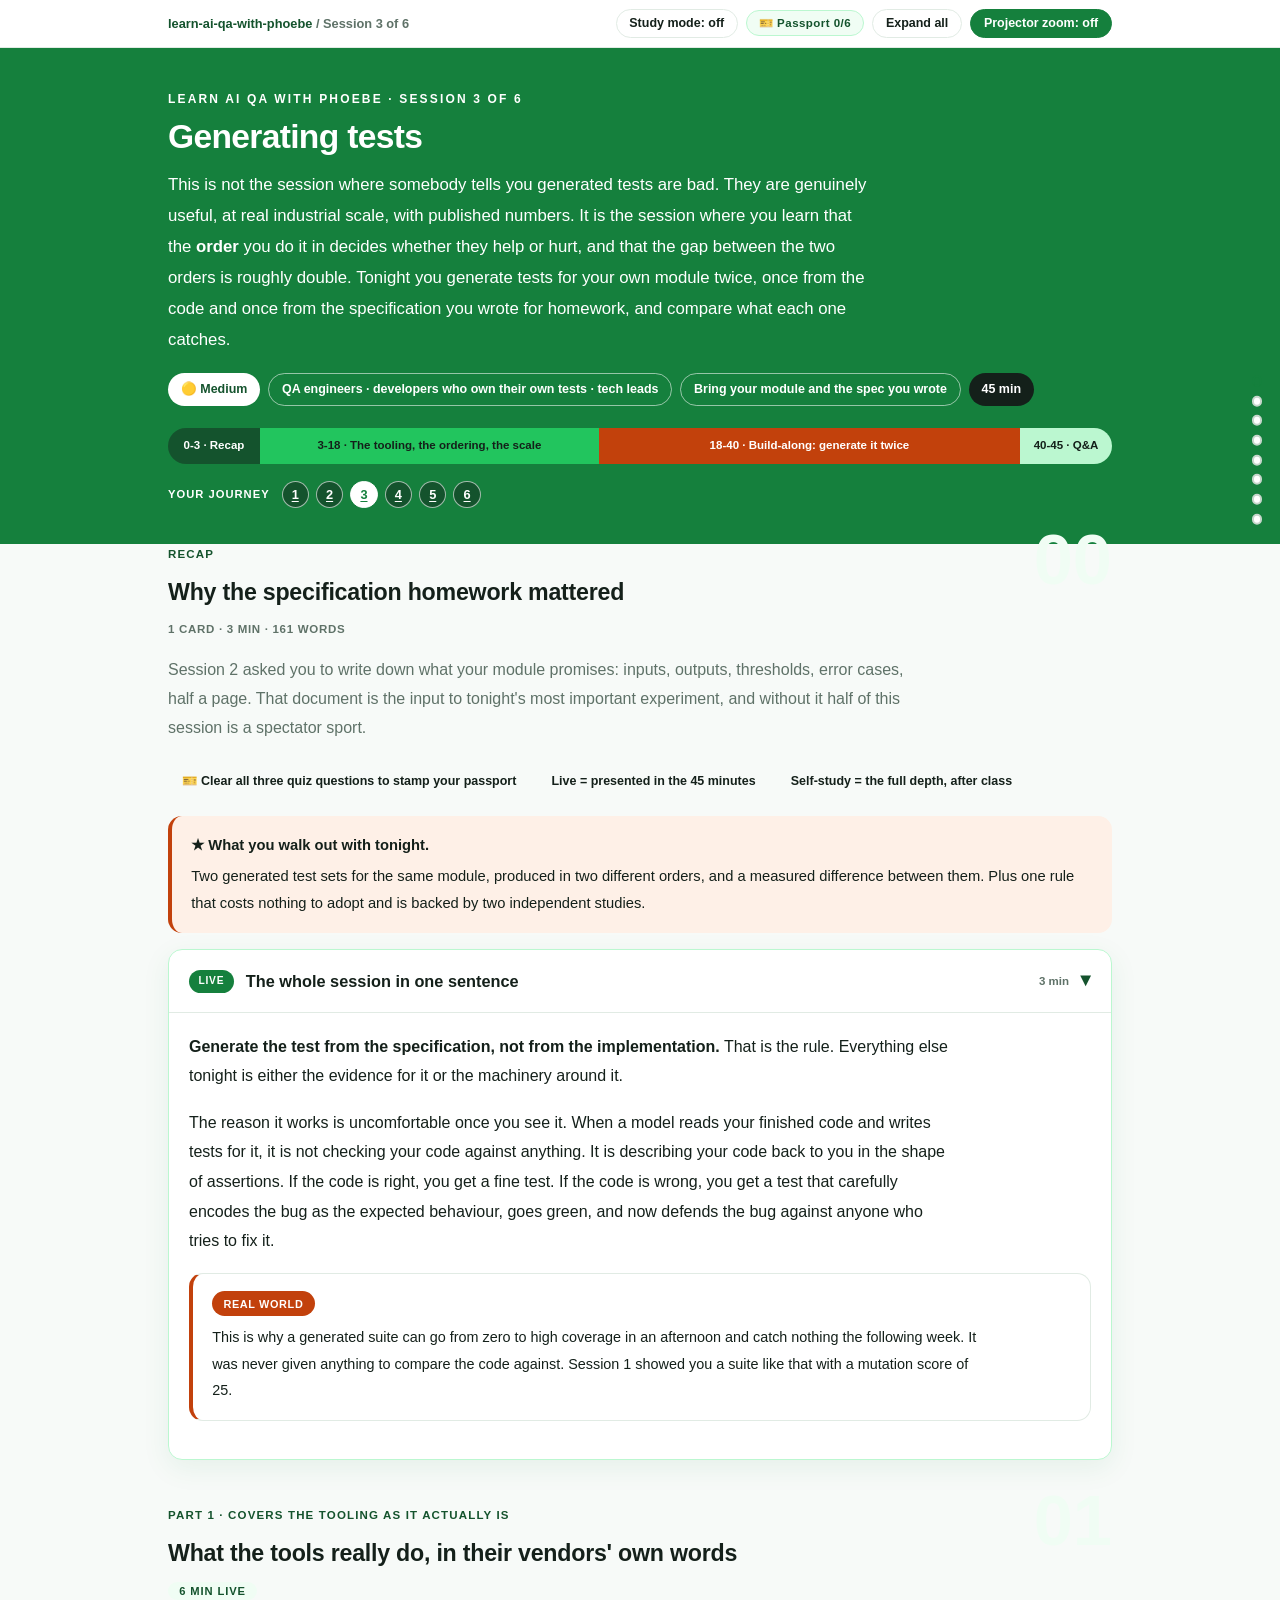
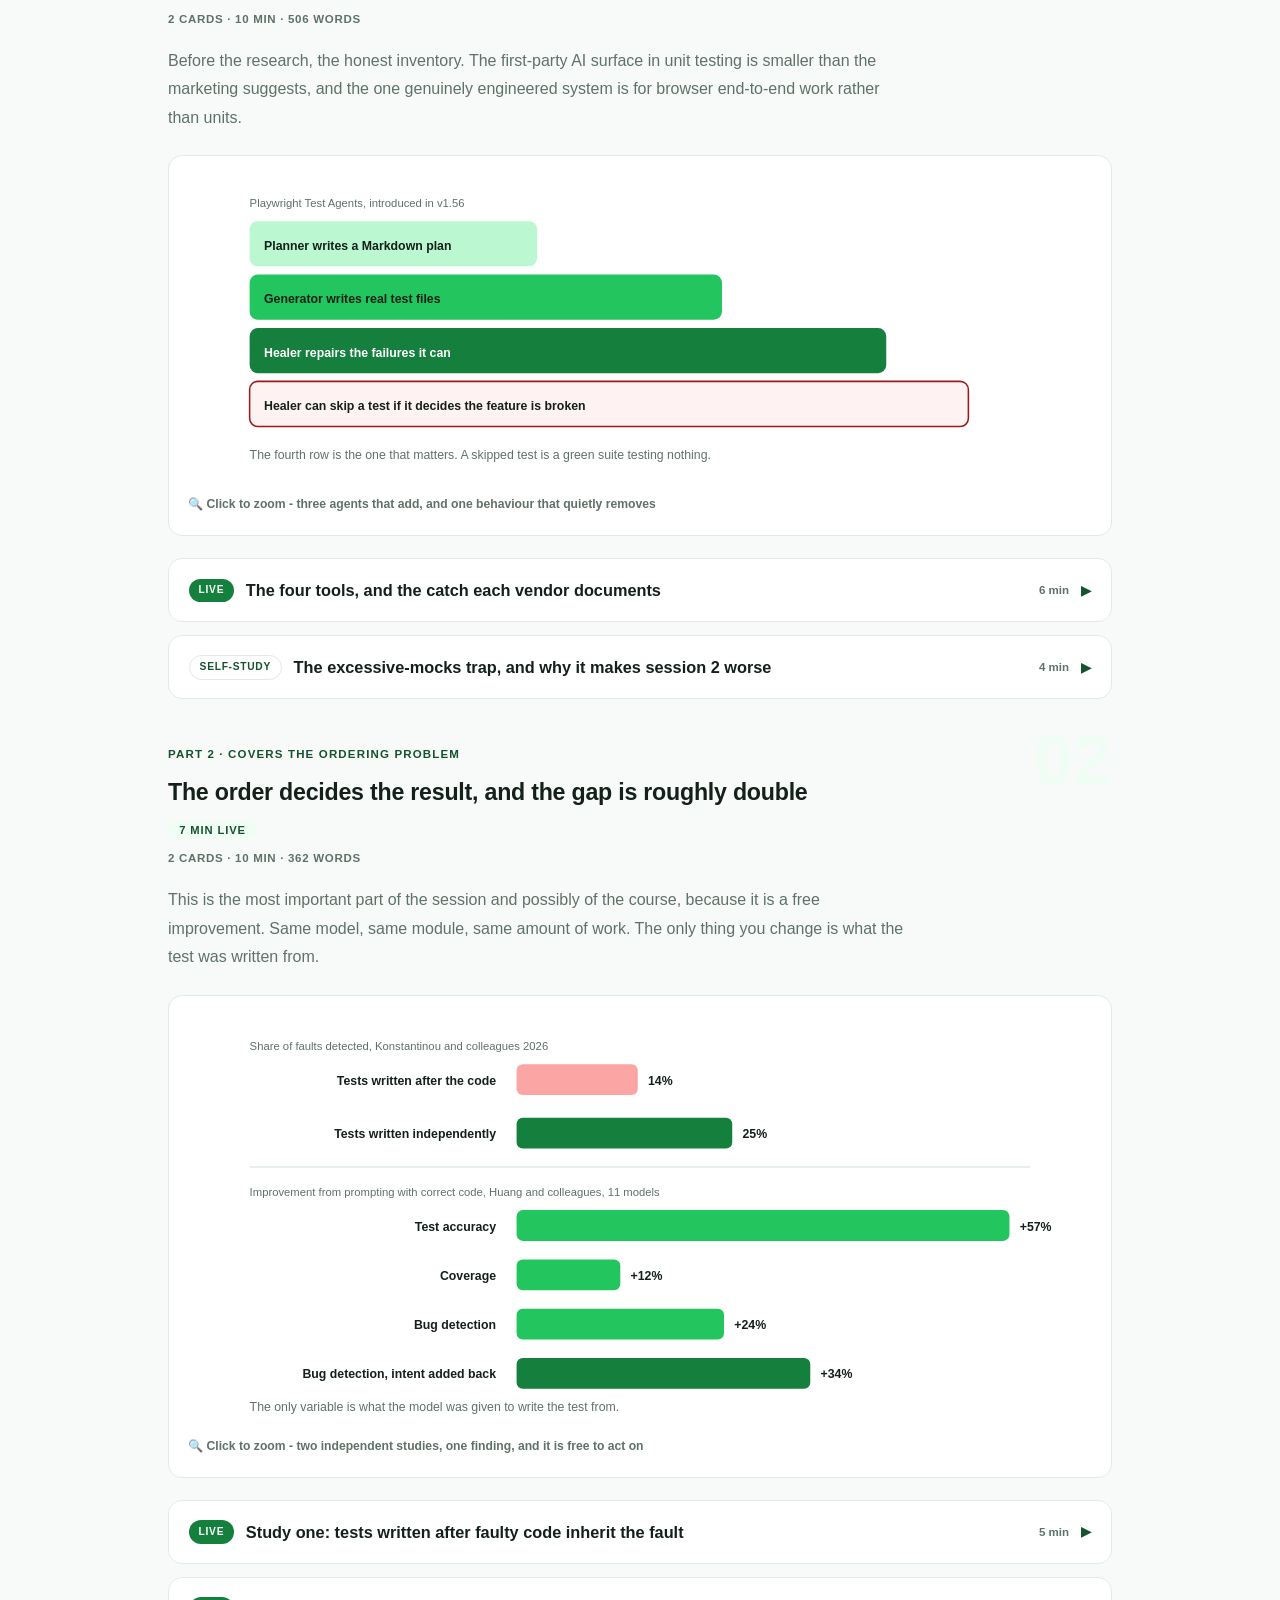
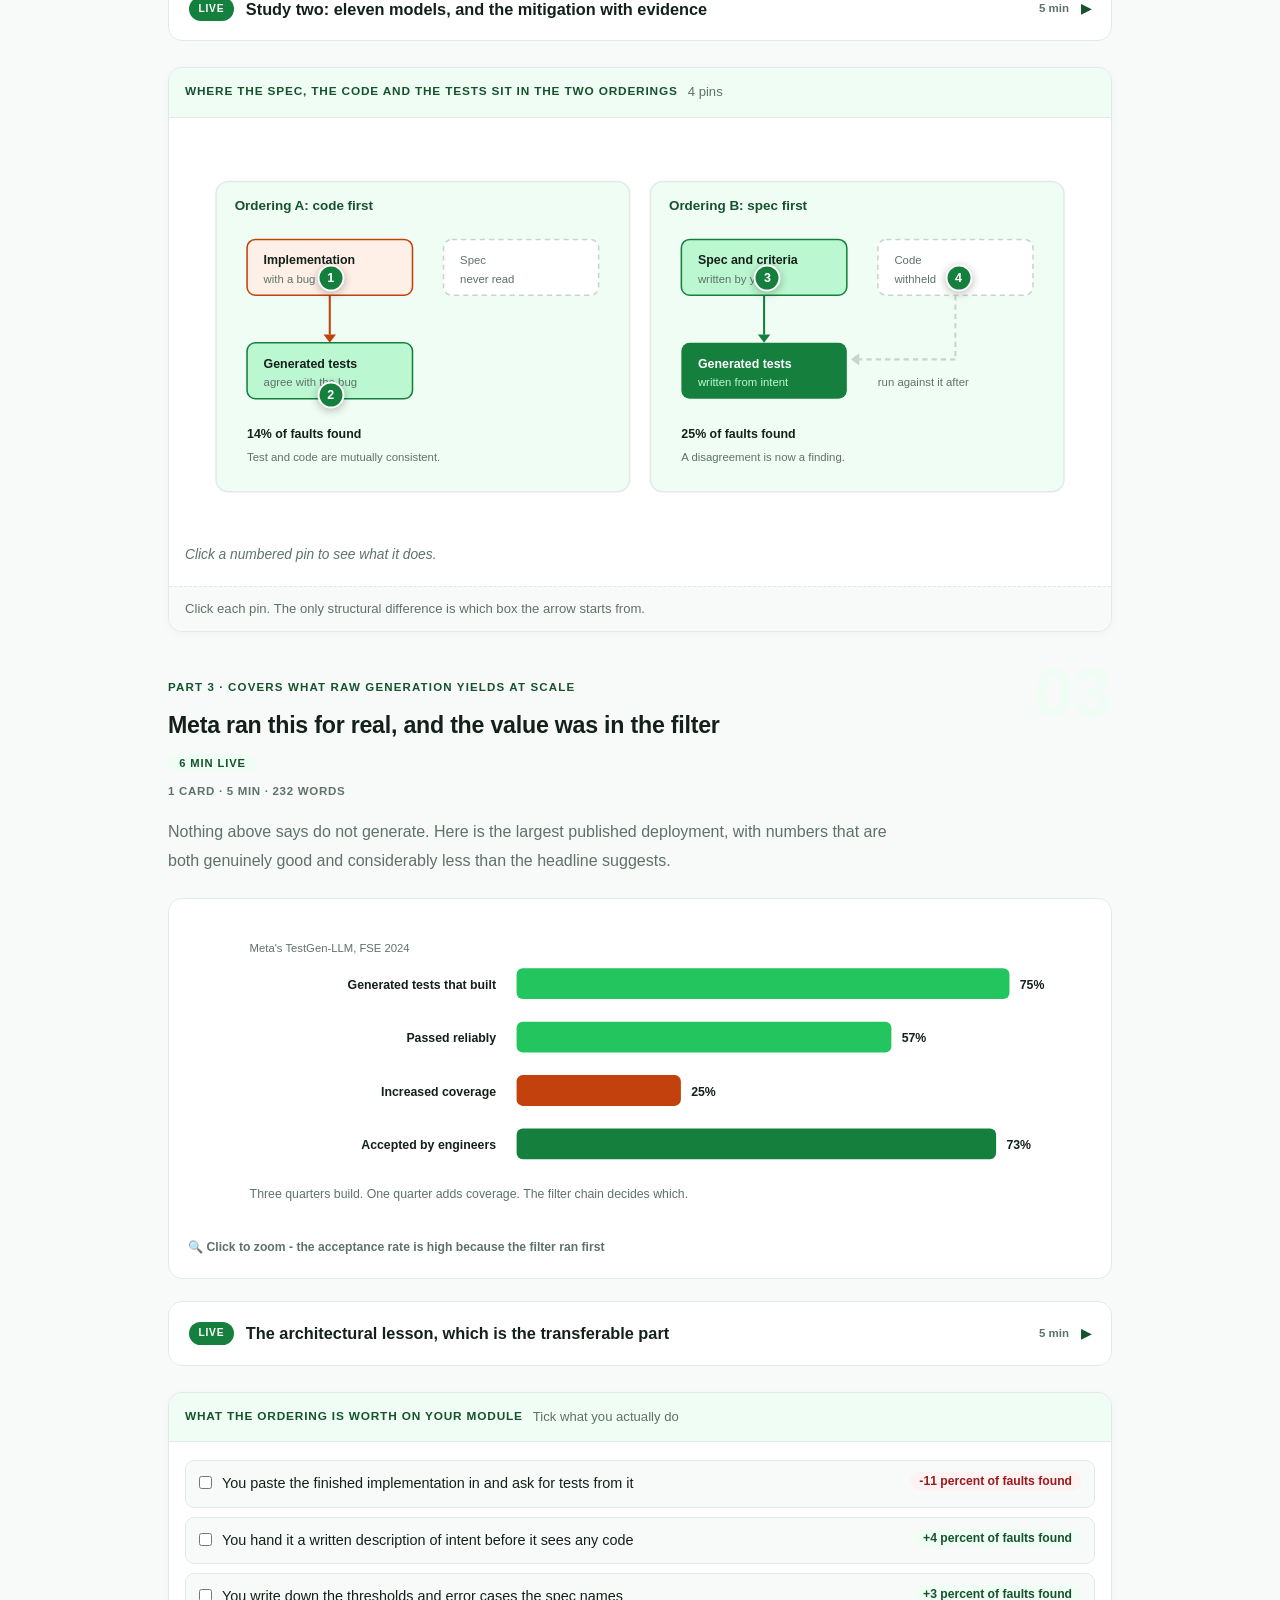
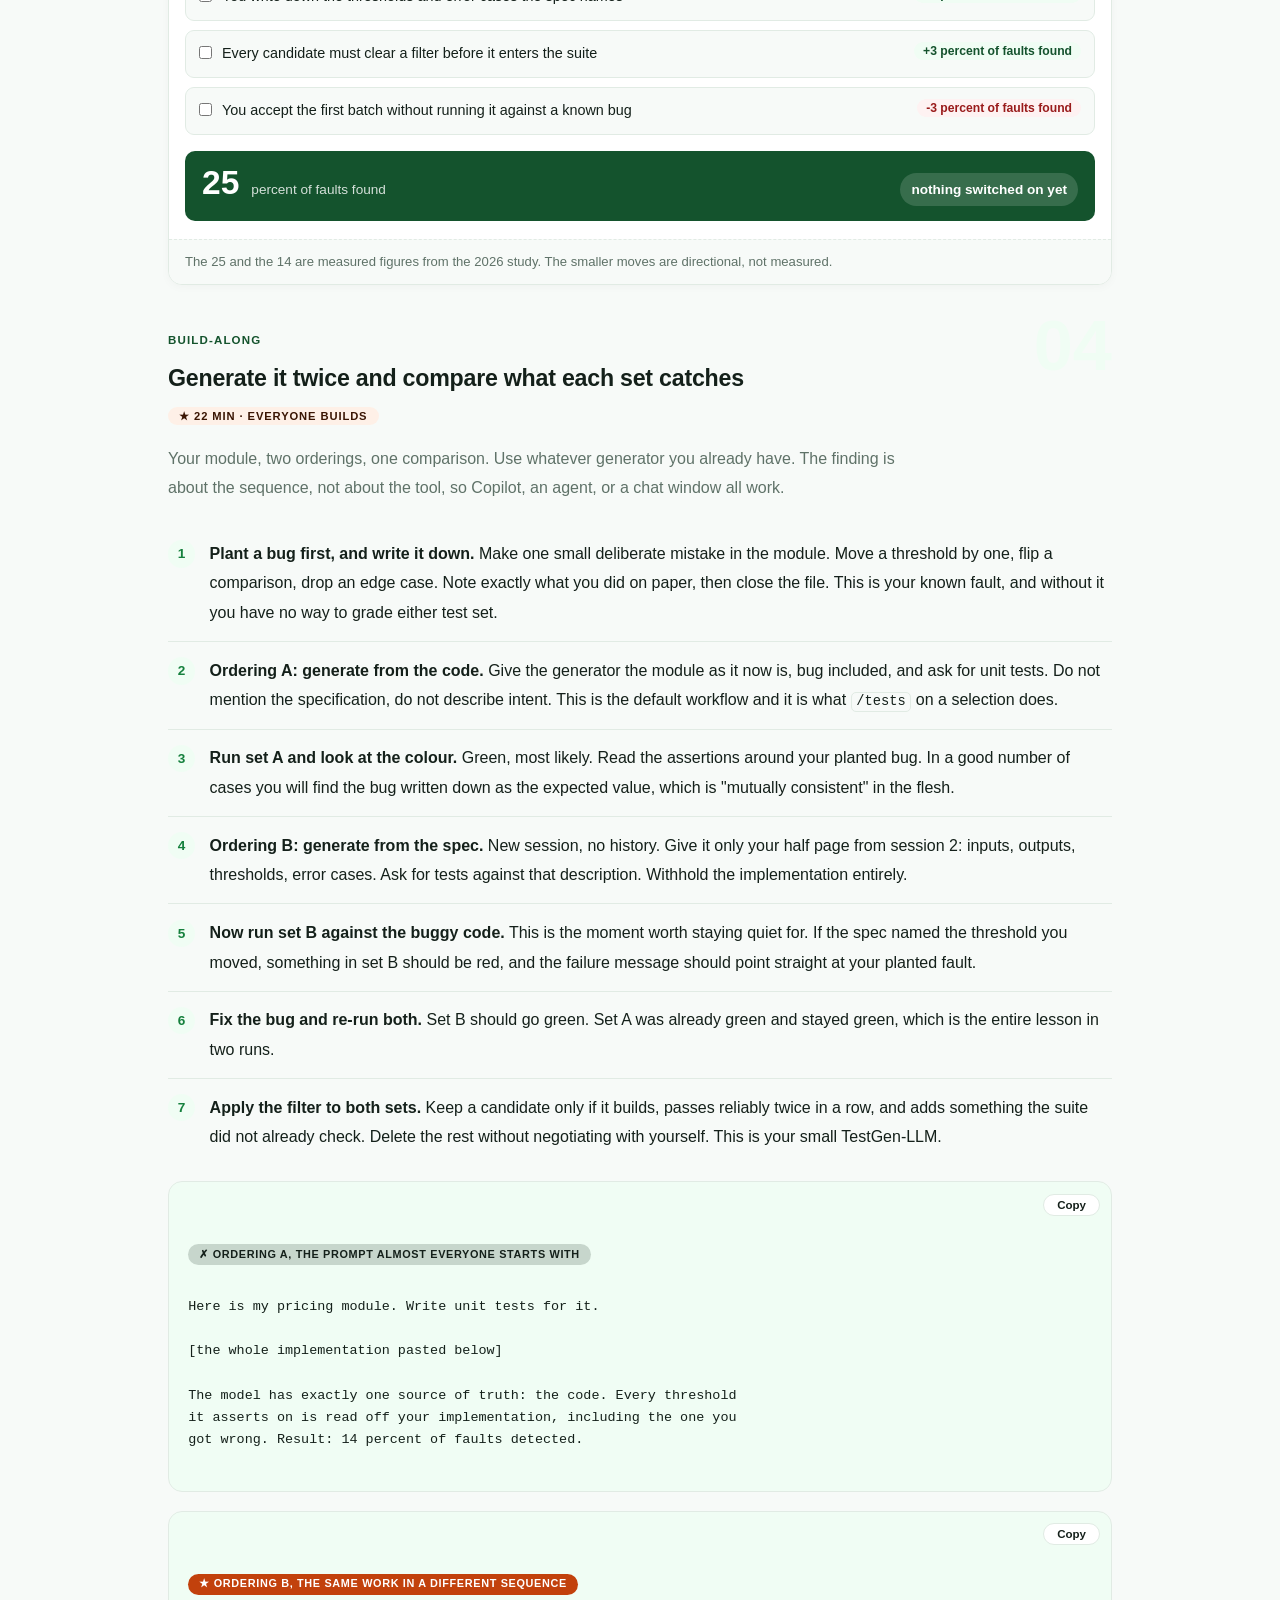
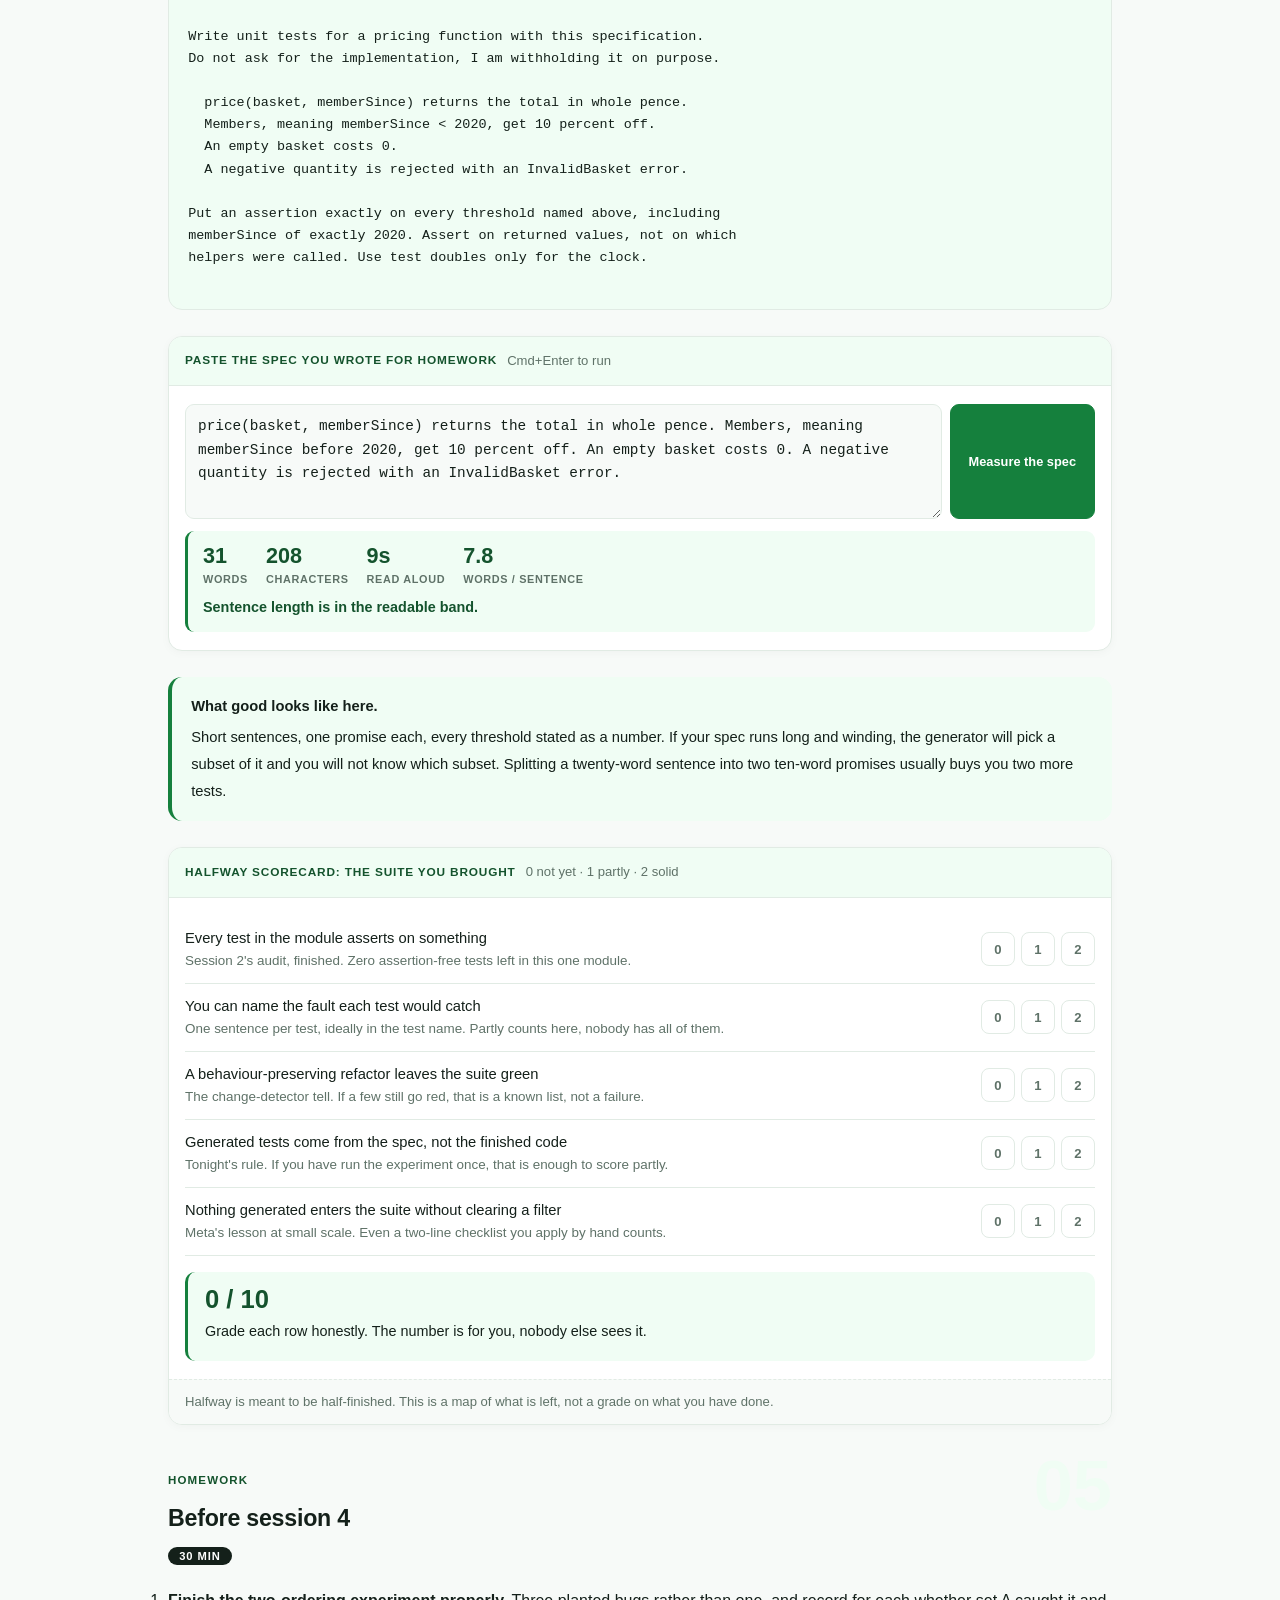
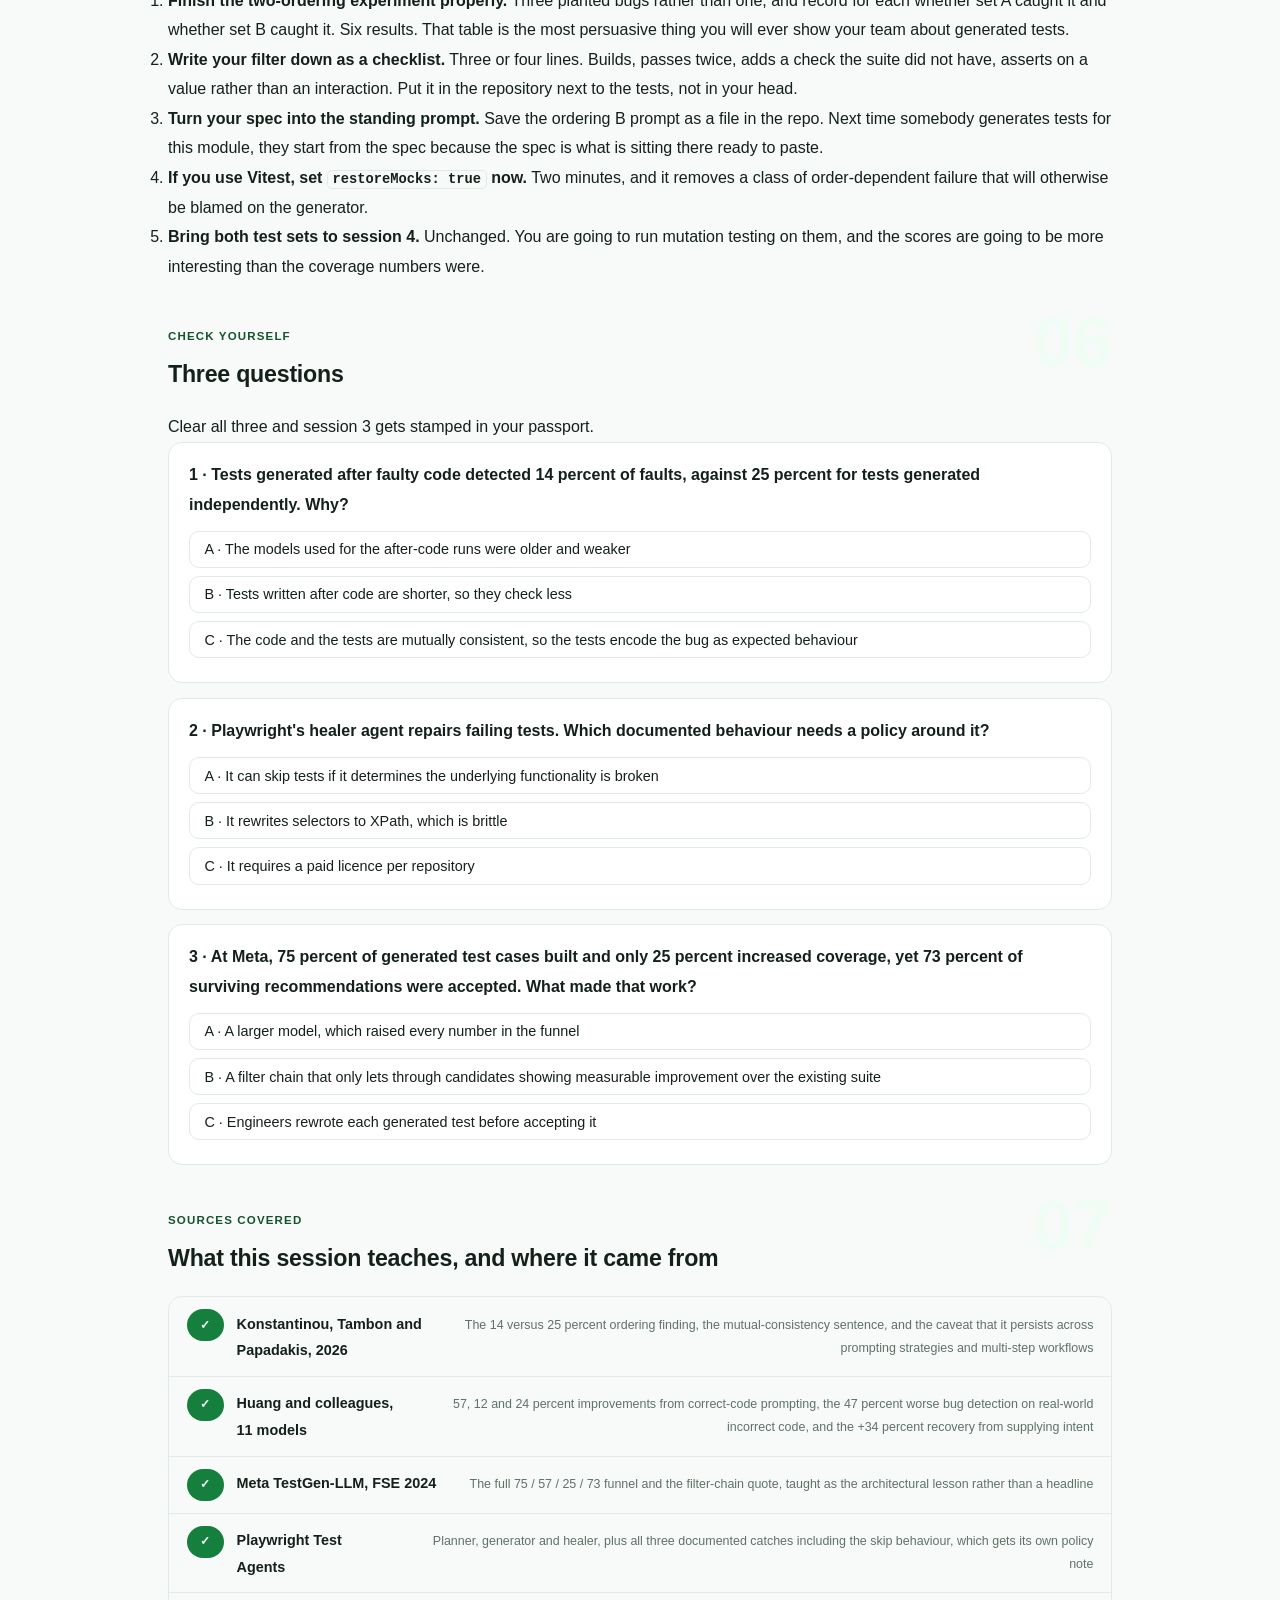
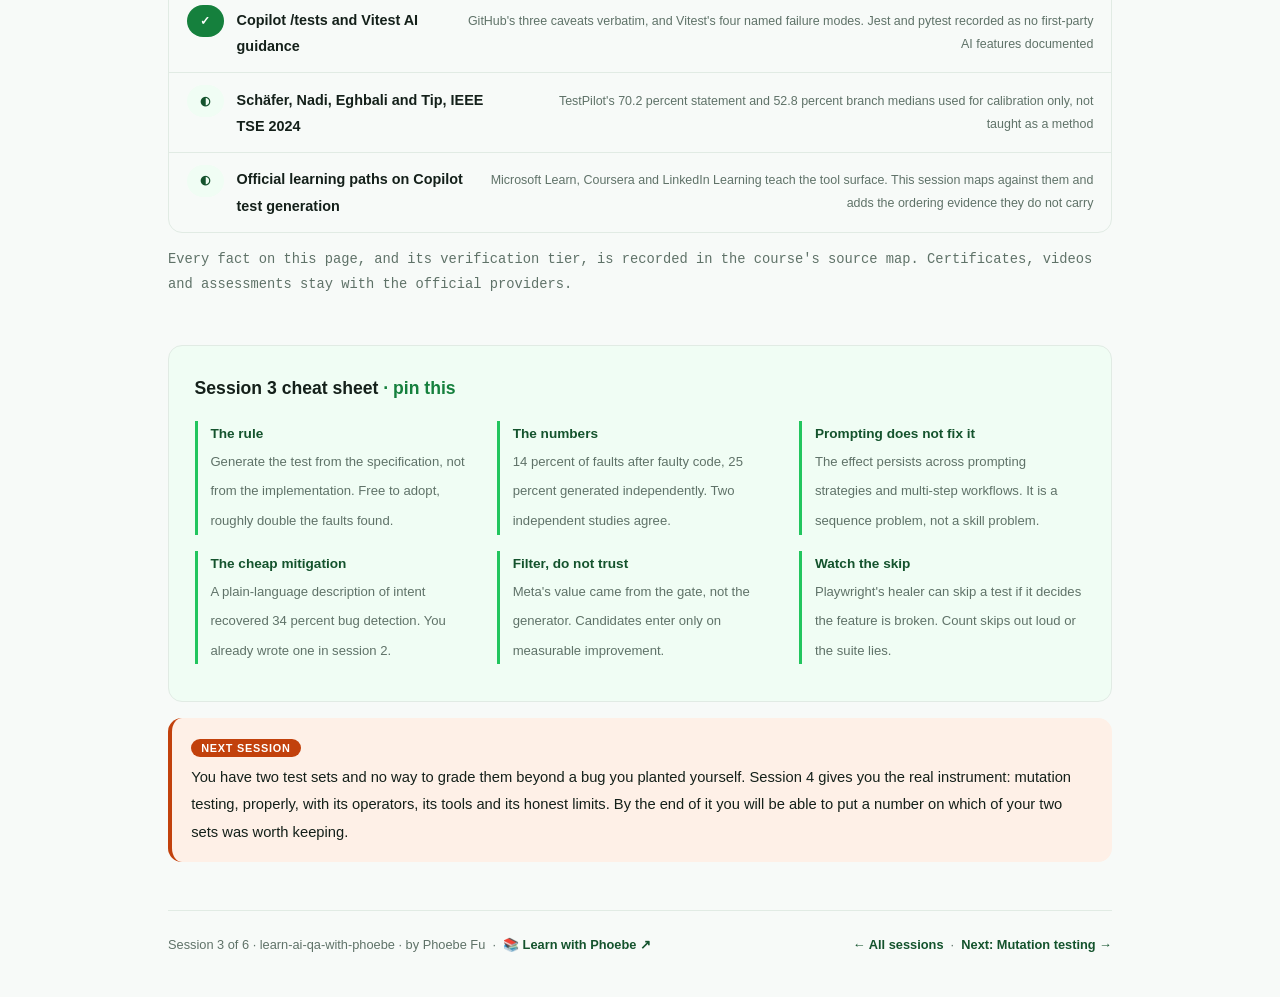
<file: courses/03-generating-tests.html>
<!DOCTYPE html>
<html lang="en">
<head>
<meta charset="UTF-8">
<meta name="viewport" content="width=device-width, initial-scale=1.0">
<!-- social:start -->
<meta name="description" content="Session 3 of 6. Generation is genuinely useful and the order you do it in decides whether it helps or hurts. Tests written after the code find 14 percent of faults. Written independently, 25 percent.">
<meta property="og:type" content="article">
<meta property="og:site_name" content="Learn with Phoebe">
<meta property="og:title" content="Generating tests - learn ai qa with phoebe">
<meta property="og:description" content="Session 3 of 6. Generate from the spec, not the implementation. Two independent studies, one ordering rule, and Meta's filter chain.">
<meta property="og:url" content="https://phoebefu6.github.io/learn-ai-qa-with-phoebe/courses/03-generating-tests.html">
<meta property="og:image" content="https://phoebefu6.github.io/learn-ai-qa-with-phoebe/assets/og-cover.png">
<meta property="og:image:width" content="1200">
<meta property="og:image:height" content="630">
<meta name="twitter:card" content="summary_large_image">
<meta name="twitter:title" content="Generating tests - learn ai qa with phoebe">
<meta name="twitter:description" content="Session 3 of 6. 14 percent versus 25 percent, decided entirely by what the test was written from.">
<meta name="twitter:image" content="https://phoebefu6.github.io/learn-ai-qa-with-phoebe/assets/og-cover.png">
<!-- social:end -->
<title>Session 3 · Generating tests - learn ai qa with phoebe</title>
<link rel="stylesheet" href="../assets/style.css?v=25">
</head>
<body>

<div class="toolbar">
  <div class="wrap">
    <span class="crumb"><a href="../index.html">learn-ai-qa-with-phoebe</a> / Session 3 of 6</span>
    <button class="btn" id="toggle-all" type="button">Expand all</button>
    <button class="btn primary" id="zoom-toggle" type="button">Projector zoom: off</button>
  </div>
</div>

<header class="masthead">
  <div class="wrap">
    <div class="eyebrow">Learn AI QA with Phoebe · Session 3 of 6</div>
    <h1>Generating <span class="accent">tests</span></h1>
    <p class="sub">This is not the session where somebody tells you generated tests are bad. They are genuinely useful, at real industrial scale, with published numbers. It is the session where you learn that the <strong>order</strong> you do it in decides whether they help or hurt, and that the gap between the two orders is roughly double. Tonight you generate tests for your own module twice, once from the code and once from the specification you wrote for homework, and compare what each one catches.</p>
    <div class="chip-row">
      <span class="chip level">🟡 Medium</span>
      <span class="chip audience">QA engineers · developers who own their own tests · tech leads</span>
      <span class="chip audience">Bring your module and the spec you wrote</span>
      <span class="chip time">45 min</span>
    </div>
    <div class="agenda">
      <span class="a1" style="flex:1">0-3 · Recap</span>
      <span class="a2" style="flex:4">3-18 · The tooling, the ordering, the scale</span>
      <span class="a3" style="flex:5">18-40 · Build-along: generate it twice</span>
      <span class="a4" style="flex:1">40-45 · Q&amp;A</span>
    </div>
  </div>
</header>

<main class="wrap">

  <!-- ============ RECAP ============ -->
  <section class="section" id="intro">
    <div class="section-kicker">
      <span class="klabel">Recap</span>
      <h2>Why the specification homework mattered</h2>
    </div>
    <p class="lede">Session 2 asked you to write down what your module promises: inputs, outputs, thresholds, error cases, half a page. That document is the input to tonight's most important experiment, and without it half of this session is a spectator sport.</p>

    <div class="legend">
      <span class="pill">🎫 Clear all three quiz questions to stamp your passport</span>
      <span class="pill">Live = presented in the 45 minutes</span>
      <span class="pill">Self-study = the full depth, after class</span>
    </div>

    <div class="callout win">
      <p><strong>★ What you walk out with tonight.</strong> Two generated test sets for the same module, produced in two different orders, and a measured difference between them. Plus one rule that costs nothing to adopt and is backed by two independent studies.</p>
    </div>

    <details class="card" open>
      <summary><span class="mode live">Live</span>The whole session in one sentence<span class="mini">3 min</span><span class="caret">▶</span></summary>
      <div class="body">
        <p><strong>Generate the test from the specification, not from the implementation.</strong> That is the rule. Everything else tonight is either the evidence for it or the machinery around it.</p>
        <p>The reason it works is uncomfortable once you see it. When a model reads your finished code and writes tests for it, it is not checking your code against anything. It is describing your code back to you in the shape of assertions. If the code is right, you get a fine test. If the code is wrong, you get a test that carefully encodes the bug as the expected behaviour, goes green, and now defends the bug against anyone who tries to fix it.</p>
        <div class="callout example">
          <span class="ex-pill">Real world</span>
          <p>This is why a generated suite can go from zero to high coverage in an afternoon and catch nothing the following week. It was never given anything to compare the code against. Session 1 showed you a suite like that with a mutation score of 25.</p>
        </div>
      </div>
    </details>
  </section>

  <!-- ============ PART 1 ============ -->
  <section class="section" id="part-1">
    <div class="section-kicker">
      <span class="klabel">Part 1 · covers the tooling as it actually is</span>
      <h2>What the tools really do, in their vendors' own words</h2>
      <span class="tag concept">6 min live</span>
    </div>
    <p class="lede">Before the research, the honest inventory. The first-party AI surface in unit testing is smaller than the marketing suggests, and the one genuinely engineered system is for browser end-to-end work rather than units.</p>

    <figure class="zoomable">
      <svg viewBox="0 0 880 300" xmlns="http://www.w3.org/2000/svg" role="img" aria-label="Playwright Test Agents stack up as planner, generator and healer, with the documented catch that the healer can skip a test if it decides the underlying functionality is broken">
        <style>
          .q3aT { font: 700 12px Inter, sans-serif; fill: #14201A; }
          .q3aW { font: 700 12px Inter, sans-serif; fill: #fff; }
          .q3aK { font: 400 11px Inter, sans-serif; fill: #5F7268; }
          .q3aN { font: 400 12px Inter, sans-serif; fill: #5F7268; }
        </style>
        <text class="q3aK" x="60" y="30">Playwright Test Agents, introduced in v1.56</text>
        <rect x="60" y="44" width="280" height="44" rx="8" fill="#BBF7D0"/>
        <text class="q3aT" x="74" y="72">Planner writes a Markdown plan</text>
        <rect x="60" y="96" width="460" height="44" rx="8" fill="#22C55E"/>
        <text class="q3aT" x="74" y="124">Generator writes real test files</text>
        <rect x="60" y="148" width="620" height="44" rx="8" fill="#15803D"/>
        <text class="q3aW" x="74" y="176">Healer repairs the failures it can</text>
        <rect x="60" y="200" width="700" height="44" rx="8" fill="#FEF2F2" stroke="#991B1B" stroke-width="1.5"/>
        <text class="q3aT" x="74" y="228">Healer can skip a test if it decides the feature is broken</text>
        <text class="q3aN" x="60" y="276">The fourth row is the one that matters. A skipped test is a green suite testing nothing.</text>
      </svg>
      <figcaption>🔍 Click to zoom - three agents that add, and one behaviour that quietly removes</figcaption>
    </figure>

    <details class="card">
      <summary><span class="mode live">Live</span>The four tools, and the catch each vendor documents<span class="mini">6 min</span><span class="caret">▶</span></summary>
      <div class="body">
        <p><strong>Copilot's <span class="mono">/tests</span> command.</strong> "Generate unit tests for the selected code", available in VS Code, Visual Studio, JetBrains and Xcode. GitHub's own caveats, and they are unusually direct: the tests "may not cover all scenarios", complex scenarios "require more detailed prompts", and "You should always review the generated code." Note what the command takes as input. The selected code. That is the ordering problem, shipped as a keyboard shortcut.</p>
        <p><strong>Playwright Test Agents.</strong> Three agents. The planner writes a Markdown test plan. The generator turns that plan into real test files, verifying selectors live rather than guessing them. The healer repairs failures. This is the most seriously engineered AI testing system in the landscape, and it comes with three documented catches: agent definitions are static files that go stale on every Playwright upgrade, generated tests "may require subsequent repairs", and the healer "can skip tests if it determines underlying functionality is broken".</p>
        <div class="callout tip">
          <p><strong>That third catch deserves a policy, not a note.</strong> A skipped test does not fail the build. It leaves you a green suite that is testing nothing in exactly the area where something was actually broken. If you run the healer, make skipped-test counts a visible number that a human signs off on, the same way you would a deleted test.</p>
        </div>
        <p><strong>Vitest.</strong> The only unit framework of the three with first-party AI guidance, and it is guidance rather than a tool. It is worth reading precisely because it documents the real failure modes: models trained on Jest emit <span class="mono">jest.fn()</span> and fail, mocks leak between tests unless you set <span class="mono">restoreMocks: true</span>, AI "defaults to excessive test doubles", and agents hang forever unless they use <span class="mono">vitest run</span> rather than watch mode.</p>
        <p><strong>Jest and pytest.</strong> No first-party AI features documented. Say it that way, not as "none exist" - the accurate claim is about what the official docs carry, and both are large ecosystems with plenty of third-party tooling around them.</p>
      </div>
    </details>

    <details class="card">
      <summary><span class="mode self">Self-study</span>The excessive-mocks trap, and why it makes session 2 worse<span class="mini">4 min</span><span class="caret">▶</span></summary>
      <div class="body">
        <p>Vitest's line that AI "defaults to excessive test doubles" is not a style complaint. Follow it through to what it does to your suite and it lands directly on last session's material.</p>
        <p>A test full of doubles asserts on the interactions between the parts rather than on the behaviour of the whole. Which helper was called, with what, how many times. That is the definition of a change detector: it is testing the current implementation rather than the specification, so it goes red on a harmless refactor and it goes green while the actual output is wrong.</p>
        <ul>
          <li><strong>The tell is the same one you learned last week.</strong> Refactor without changing behaviour. If the generated tests go red, the generator gave you change detectors.</li>
          <li><strong>The fix is upstream, in the prompt.</strong> Ask for tests that assert on returned values and observable effects, and say explicitly that doubles are only for genuine boundaries such as the network, the clock and the filesystem.</li>
          <li><strong>Set <span class="mono">restoreMocks: true</span> before you generate anything.</strong> Otherwise leaked mocks make the failures order-dependent, and you will spend the evening debugging the harness instead of reading the tests.</li>
        </ul>
      </div>
    </details>
  </section>

  <!-- ============ PART 2 ============ -->
  <section class="section" id="part-2">
    <div class="section-kicker">
      <span class="klabel">Part 2 · covers the ordering problem</span>
      <h2>The order decides the result, and the gap is roughly double</h2>
      <span class="tag concept">7 min live</span>
    </div>
    <p class="lede">This is the most important part of the session and possibly of the course, because it is a free improvement. Same model, same module, same amount of work. The only thing you change is what the test was written from.</p>

    <figure class="zoomable">
      <svg viewBox="0 0 880 400" xmlns="http://www.w3.org/2000/svg" role="img" aria-label="Tests generated after faulty code detect 14 percent of faults against 25 percent for tests generated independently, and prompting with correct code improves accuracy by 57 percent, coverage by 12 percent and bug detection by 24 percent, with adding a description of intent recovering 34 percent">
        <style>
          .q3bL { font: 600 12px Inter, sans-serif; fill: #14201A; }
          .q3bV { font: 800 12px Inter, sans-serif; fill: #14201A; }
          .q3bK { font: 400 11px Inter, sans-serif; fill: #5F7268; }
          .q3bN { font: 400 12px Inter, sans-serif; fill: #5F7268; }
        </style>
        <text class="q3bK" x="60" y="34">Share of faults detected, Konstantinou and colleagues 2026</text>
        <text class="q3bL" x="300" y="68" text-anchor="end">Tests written after the code</text>
        <rect x="320" y="48" width="118" height="30" rx="6" fill="#FCA5A5"/>
        <text class="q3bV" x="448" y="68">14%</text>
        <text class="q3bL" x="300" y="120" text-anchor="end">Tests written independently</text>
        <rect x="320" y="100" width="210" height="30" rx="6" fill="#15803D"/>
        <text class="q3bV" x="540" y="120">25%</text>
        <line x1="60" y1="148" x2="820" y2="148" stroke="#E1EBE4" stroke-width="1.5"/>
        <text class="q3bK" x="60" y="176">Improvement from prompting with correct code, Huang and colleagues, 11 models</text>
        <text class="q3bL" x="300" y="210" text-anchor="end">Test accuracy</text>
        <rect x="320" y="190" width="480" height="30" rx="6" fill="#22C55E"/>
        <text class="q3bV" x="810" y="210">+57%</text>
        <text class="q3bL" x="300" y="258" text-anchor="end">Coverage</text>
        <rect x="320" y="238" width="101" height="30" rx="6" fill="#22C55E"/>
        <text class="q3bV" x="431" y="258">+12%</text>
        <text class="q3bL" x="300" y="306" text-anchor="end">Bug detection</text>
        <rect x="320" y="286" width="202" height="30" rx="6" fill="#22C55E"/>
        <text class="q3bV" x="532" y="306">+24%</text>
        <text class="q3bL" x="300" y="354" text-anchor="end">Bug detection, intent added back</text>
        <rect x="320" y="334" width="286" height="30" rx="6" fill="#15803D"/>
        <text class="q3bV" x="616" y="354">+34%</text>
        <text class="q3bN" x="60" y="386">The only variable is what the model was given to write the test from.</text>
      </svg>
      <figcaption>🔍 Click to zoom - two independent studies, one finding, and it is free to act on</figcaption>
    </figure>

    <details class="card">
      <summary><span class="mode live">Live</span>Study one: tests written after faulty code inherit the fault<span class="mini">5 min</span><span class="caret">▶</span></summary>
      <div class="body">
        <div class="prompt-box bad">
          <span class="label">✗ The finding you cannot unsee</span>
Konstantinou, Tambon and Papadakis, 2026.

Tests generated AFTER faulty code detect        14% of faults.
Tests generated INDEPENDENTLY detect            25% of faults.

Their sentence: "incorrect implementations and tests are mutually
consistent, masking defects rather than revealing them."

And the part that closes off the easy escape: the effect "persists
across different prompting strategies and multi-step workflows."
        </div>
        <p>Sit with "mutually consistent" for a second. The test and the code are not in disagreement, which is precisely the problem. A test is only useful because it is an independent statement of what should happen, checked against a separate statement of what does happen. When both statements come from the same source, the check is circular and the green is meaningless.</p>
        <p>The second half is the important half for anyone planning to prompt their way out. Better prompts did not fix it. Multi-step agent workflows did not fix it. The ordering is upstream of prompt craft, which is unusual and worth saying out loud: this is not a skill issue, it is a sequence issue.</p>
      </div>
    </details>

    <details class="card">
      <summary><span class="mode live">Live</span>Study two: eleven models, and the mitigation with evidence<span class="mini">5 min</span><span class="caret">▶</span></summary>
      <div class="body">
        <p>Huang and colleagues ran the same question across eleven models, which matters because it rules out "that is just one model being bad."</p>
        <ul>
          <li><strong>Prompting with correct rather than incorrect code improved test accuracy by 57 percent, coverage by 12 percent, and bug detection by 24 percent.</strong> The quality of what you feed in propagates straight through to the quality of what you get out, and it propagates hardest into the thing you care most about.</li>
          <li><strong>On real-world examples, tests generated for incorrect code had a 47 percent worse bug detection rate.</strong> The effect is not confined to tidy benchmark problems.</li>
          <li><strong>The mitigation, and this is the practical one: supplying a natural-language description of intent recovered 34 percent bug detection.</strong> Not a new model. Not a longer prompt. A written statement of what the code is supposed to do.</li>
        </ul>
        <div class="callout win">
          <p><strong>★ That last bullet is your homework paying off.</strong> The half page you wrote in session 2 is the natural-language description of intent. You already have it. The rule is simply: hand the generator that, and do not hand it the implementation until the tests exist.</p>
        </div>
      </div>
    </details>

    <div class="hotspot" data-title="Where the spec, the code and the tests sit in the two orderings"
         data-foot="Click each pin. The only structural difference is which box the arrow starts from.">
      <div class="hs-mock">
        <svg viewBox="0 0 880 380" xmlns="http://www.w3.org/2000/svg" role="img" aria-label="Two orderings side by side: in ordering A the generated tests come from the implementation while the spec is never read, and in ordering B they come from the spec with the code withheld until afterwards">
          <style>
            .q3hH { font: 800 13px Inter, sans-serif; fill: #14532D; }
            .q3hT { font: 700 12px Inter, sans-serif; fill: #14201A; }
            .q3hW { font: 700 12px Inter, sans-serif; fill: #fff; }
            .q3hS { font: 400 11px Inter, sans-serif; fill: #5F7268; }
            .q3hP { font: 400 11px Inter, sans-serif; fill: #BBF7D0; }
            .q3hR { font: 800 12px Inter, sans-serif; fill: #14201A; }
          </style>
          <rect x="30" y="44" width="400" height="300" rx="12" fill="#F0FDF4" stroke="#E1EBE4" stroke-width="1.5"/>
          <text class="q3hH" x="48" y="72">Ordering A: code first</text>
          <rect x="60" y="100" width="160" height="54" rx="8" fill="#FEF0E7" stroke="#C2410C" stroke-width="1.5"/>
          <text class="q3hT" x="76" y="124">Implementation</text>
          <text class="q3hS" x="76" y="142">with a bug in it</text>
          <line x1="140" y1="154" x2="140" y2="192" stroke="#C2410C" stroke-width="2"/>
          <polygon points="134,192 146,192 140,200" fill="#C2410C"/>
          <rect x="60" y="200" width="160" height="54" rx="8" fill="#BBF7D0" stroke="#15803D" stroke-width="1.5"/>
          <text class="q3hT" x="76" y="224">Generated tests</text>
          <text class="q3hS" x="76" y="242">agree with the bug</text>
          <rect x="250" y="100" width="150" height="54" rx="8" fill="#fff" stroke="#C7D6CC" stroke-width="1.5" stroke-dasharray="5 4"/>
          <text class="q3hS" x="266" y="124">Spec</text>
          <text class="q3hS" x="266" y="142">never read</text>
          <text class="q3hR" x="60" y="292">14% of faults found</text>
          <text class="q3hS" x="60" y="314">Test and code are mutually consistent.</text>
          <rect x="450" y="44" width="400" height="300" rx="12" fill="#F0FDF4" stroke="#E1EBE4" stroke-width="1.5"/>
          <text class="q3hH" x="468" y="72">Ordering B: spec first</text>
          <rect x="480" y="100" width="160" height="54" rx="8" fill="#BBF7D0" stroke="#15803D" stroke-width="1.5"/>
          <text class="q3hT" x="496" y="124">Spec and criteria</text>
          <text class="q3hS" x="496" y="142">written by you</text>
          <line x1="560" y1="154" x2="560" y2="192" stroke="#15803D" stroke-width="2"/>
          <polygon points="554,192 566,192 560,200" fill="#15803D"/>
          <rect x="480" y="200" width="160" height="54" rx="8" fill="#15803D"/>
          <text class="q3hW" x="496" y="224">Generated tests</text>
          <text class="q3hP" x="496" y="242">written from intent</text>
          <rect x="670" y="100" width="150" height="54" rx="8" fill="#fff" stroke="#C7D6CC" stroke-width="1.5" stroke-dasharray="5 4"/>
          <text class="q3hS" x="686" y="124">Code</text>
          <text class="q3hS" x="686" y="142">withheld</text>
          <line x1="745" y1="154" x2="745" y2="216" stroke="#C7D6CC" stroke-width="2" stroke-dasharray="5 4"/>
          <line x1="745" y1="216" x2="652" y2="216" stroke="#C7D6CC" stroke-width="2" stroke-dasharray="5 4"/>
          <polygon points="652,210 652,222 644,216" fill="#C7D6CC"/>
          <text class="q3hS" x="670" y="242">run against it after</text>
          <text class="q3hR" x="480" y="292">25% of faults found</text>
          <text class="q3hS" x="480" y="314">A disagreement is now a finding.</text>
        </svg>
      </div>
      <button class="hs-pin" style="--x:16%;--y:33%" data-title="The implementation"
              data-cap="In ordering A this is the only thing the model sees. Every mistake in it becomes an expected value in the tests."></button>
      <button class="hs-pin" style="--x:16%;--y:60%" data-title="Tests that agree with the code"
              data-cap="They pass immediately, which feels like success. Konstantinou and colleagues measured 14 percent of faults detected."></button>
      <button class="hs-pin" style="--x:64%;--y:33%" data-title="The spec as the input"
              data-cap="Your half page from session 2. Huang and colleagues measured a 34 percent recovery in bug detection from supplying intent."></button>
      <button class="hs-pin" style="--x:85%;--y:33%" data-title="The code, withheld"
              data-cap="You still run the tests against it, just afterwards. Now a failure means the two statements disagree, which is the whole point."></button>
    </div>
  </section>

  <!-- ============ PART 3 ============ -->
  <section class="section" id="part-3">
    <div class="section-kicker">
      <span class="klabel">Part 3 · covers what raw generation yields at scale</span>
      <h2>Meta ran this for real, and the value was in the filter</h2>
      <span class="tag concept">6 min live</span>
    </div>
    <p class="lede">Nothing above says do not generate. Here is the largest published deployment, with numbers that are both genuinely good and considerably less than the headline suggests.</p>

    <figure class="zoomable">
      <svg viewBox="0 0 880 300" xmlns="http://www.w3.org/2000/svg" role="img" aria-label="Meta's TestGen-LLM results: 75 percent of generated test cases built, 57 percent passed reliably, 25 percent increased coverage, and 73 percent of surviving recommendations were accepted by engineers">
        <style>
          .q3cL { font: 600 12px Inter, sans-serif; fill: #14201A; }
          .q3cV { font: 800 12px Inter, sans-serif; fill: #14201A; }
          .q3cK { font: 400 11px Inter, sans-serif; fill: #5F7268; }
          .q3cN { font: 400 12px Inter, sans-serif; fill: #5F7268; }
        </style>
        <text class="q3cK" x="60" y="32">Meta's TestGen-LLM, FSE 2024</text>
        <text class="q3cL" x="300" y="68" text-anchor="end">Generated tests that built</text>
        <rect x="320" y="48" width="480" height="30" rx="6" fill="#22C55E"/>
        <text class="q3cV" x="810" y="68">75%</text>
        <text class="q3cL" x="300" y="120" text-anchor="end">Passed reliably</text>
        <rect x="320" y="100" width="365" height="30" rx="6" fill="#22C55E"/>
        <text class="q3cV" x="695" y="120">57%</text>
        <text class="q3cL" x="300" y="172" text-anchor="end">Increased coverage</text>
        <rect x="320" y="152" width="160" height="30" rx="6" fill="#C2410C"/>
        <text class="q3cV" x="490" y="172">25%</text>
        <text class="q3cL" x="300" y="224" text-anchor="end">Accepted by engineers</text>
        <rect x="320" y="204" width="467" height="30" rx="6" fill="#15803D"/>
        <text class="q3cV" x="797" y="224">73%</text>
        <text class="q3cN" x="60" y="272">Three quarters build. One quarter adds coverage. The filter chain decides which.</text>
      </svg>
      <figcaption>🔍 Click to zoom - the acceptance rate is high because the filter ran first</figcaption>
    </figure>

    <details class="card">
      <summary><span class="mode live">Live</span>The architectural lesson, which is the transferable part<span class="mini">5 min</span><span class="caret">▶</span></summary>
      <div class="body">
        <p>Read the funnel honestly. Three quarters of generated test cases built at all. Just over half passed reliably. Only a quarter increased coverage. And yet 73 percent of the recommendations that survived were accepted by engineers, which is an extraordinary acceptance rate for machine-written code.</p>
        <p>Both halves of that are true at once, and the bridge between them is the filter. Meta's own framing: the system "verifies that its generated test classes successfully clear a set of filters that assure measurable improvement over the original test suite, thereby eliminating problems due to LLM hallucination."</p>
        <div class="callout tip">
          <p><strong>The transferable design, and you can build a small version this week.</strong> Do not treat generated tests as output. Treat them as candidates, and put a gate between the generator and your suite. A candidate enters only if it builds, passes reliably on repeated runs, and demonstrably improves the suite on a measure you have chosen in advance. Everything else is discarded without discussion. Meta's number for that improvement measure was coverage. Session 4 gives you a better one.</p>
        </div>
        <p><strong>The academic benchmark, for calibration.</strong> TestPilot, evaluated on 25 npm packages and 1,684 API functions, reached a median of 70.2 percent statement coverage and 52.8 percent branch coverage. Solid numbers, and worth holding next to session 1: coverage is what these systems are usually optimised for, and coverage is the metric the research says does not measure suite quality.</p>
      </div>
    </details>

    <div class="stakes" data-base="25" data-unit="percent of faults found"
         data-title="What the ordering is worth on your module"
         data-foot="The 25 and the 14 are measured figures from the 2026 study. The smaller moves are directional, not measured.">
      <label><input type="checkbox" data-delta="-11" data-trap="1"> You paste the finished implementation in and ask for tests from it</label>
      <label><input type="checkbox" data-delta="4"> You hand it a written description of intent before it sees any code</label>
      <label><input type="checkbox" data-delta="3"> You write down the thresholds and error cases the spec names</label>
      <label><input type="checkbox" data-delta="3"> Every candidate must clear a filter before it enters the suite</label>
      <label><input type="checkbox" data-delta="-3" data-trap="1"> You accept the first batch without running it against a known bug</label>
    </div>
  </section>

  <!-- ============ BUILD-ALONG ============ -->
  <section class="section" id="demo-3">
    <div class="section-kicker">
      <span class="klabel">Build-along</span>
      <h2>Generate it twice and compare what each set catches</h2>
      <span class="tag demo">★ 22 min · everyone builds</span>
    </div>
    <p class="lede">Your module, two orderings, one comparison. Use whatever generator you already have. The finding is about the sequence, not about the tool, so Copilot, an agent, or a chat window all work.</p>

    <div class="steps">
      <div class="step"><p><strong>Plant a bug first, and write it down.</strong> Make one small deliberate mistake in the module. Move a threshold by one, flip a comparison, drop an edge case. Note exactly what you did on paper, then close the file. This is your known fault, and without it you have no way to grade either test set.</p></div>
      <div class="step"><p><strong>Ordering A: generate from the code.</strong> Give the generator the module as it now is, bug included, and ask for unit tests. Do not mention the specification, do not describe intent. This is the default workflow and it is what <span class="mono">/tests</span> on a selection does.</p></div>
      <div class="step"><p><strong>Run set A and look at the colour.</strong> Green, most likely. Read the assertions around your planted bug. In a good number of cases you will find the bug written down as the expected value, which is "mutually consistent" in the flesh.</p></div>
      <div class="step"><p><strong>Ordering B: generate from the spec.</strong> New session, no history. Give it only your half page from session 2: inputs, outputs, thresholds, error cases. Ask for tests against that description. Withhold the implementation entirely.</p></div>
      <div class="step"><p><strong>Now run set B against the buggy code.</strong> This is the moment worth staying quiet for. If the spec named the threshold you moved, something in set B should be red, and the failure message should point straight at your planted fault.</p></div>
      <div class="step"><p><strong>Fix the bug and re-run both.</strong> Set B should go green. Set A was already green and stayed green, which is the entire lesson in two runs.</p></div>
      <div class="step"><p><strong>Apply the filter to both sets.</strong> Keep a candidate only if it builds, passes reliably twice in a row, and adds something the suite did not already check. Delete the rest without negotiating with yourself. This is your small TestGen-LLM.</p></div>
    </div>

    <div class="prompt-box bad">
      <span class="label">✗ Ordering A, the prompt almost everyone starts with</span>
Here is my pricing module. Write unit tests for it.

[the whole implementation pasted below]

The model has exactly one source of truth: the code. Every threshold
it asserts on is read off your implementation, including the one you
got wrong. Result: 14 percent of faults detected.
    </div>

    <div class="prompt-box good">
      <span class="label">★ Ordering B, the same work in a different sequence</span>
Write unit tests for a pricing function with this specification.
Do not ask for the implementation, I am withholding it on purpose.

  price(basket, memberSince) returns the total in whole pence.
  Members, meaning memberSince &lt; 2020, get 10 percent off.
  An empty basket costs 0.
  A negative quantity is rejected with an InvalidBasket error.

Put an assertion exactly on every threshold named above, including
memberSince of exactly 2020. Assert on returned values, not on which
helpers were called. Use test doubles only for the clock.
    </div>

    <div class="tryrow" data-fn="wordcount" data-multiline="1"
         data-title="Paste the spec you wrote for homework"
         data-hint="A usable spec is short and dense. Watch the words-per-sentence number more than the total"
         data-seed="price(basket, memberSince) returns the total in whole pence. Members, meaning memberSince before 2020, get 10 percent off. An empty basket costs 0. A negative quantity is rejected with an InvalidBasket error."
         data-cta="Measure the spec">
    </div>

    <div class="callout tip">
      <p><strong>What good looks like here.</strong> Short sentences, one promise each, every threshold stated as a number. If your spec runs long and winding, the generator will pick a subset of it and you will not know which subset. Splitting a twenty-word sentence into two ten-word promises usually buys you two more tests.</p>
    </div>

    <div class="scorecard" data-title="Halfway scorecard: the suite you brought"
         data-foot="Halfway is meant to be half-finished. This is a map of what is left, not a grade on what you have done.">
      <div class="sc-row"><div class="sc-q">Every test in the module asserts on something
        <em>Session 2's audit, finished. Zero assertion-free tests left in this one module.</em></div></div>
      <div class="sc-row"><div class="sc-q">You can name the fault each test would catch
        <em>One sentence per test, ideally in the test name. Partly counts here, nobody has all of them.</em></div></div>
      <div class="sc-row"><div class="sc-q">A behaviour-preserving refactor leaves the suite green
        <em>The change-detector tell. If a few still go red, that is a known list, not a failure.</em></div></div>
      <div class="sc-row"><div class="sc-q">Generated tests come from the spec, not the finished code
        <em>Tonight's rule. If you have run the experiment once, that is enough to score partly.</em></div></div>
      <div class="sc-row"><div class="sc-q">Nothing generated enters the suite without clearing a filter
        <em>Meta's lesson at small scale. Even a two-line checklist you apply by hand counts.</em></div></div>
    </div>
  </section>

  <!-- ============ HOMEWORK ============ -->
  <section class="section" id="exercise">
    <div class="section-kicker">
      <span class="klabel">Homework</span>
      <h2>Before session 4</h2>
      <span class="tag exercise">30 min</span>
    </div>
    <ol>
      <li><strong>Finish the two-ordering experiment properly.</strong> Three planted bugs rather than one, and record for each whether set A caught it and whether set B caught it. Six results. That table is the most persuasive thing you will ever show your team about generated tests.</li>
      <li><strong>Write your filter down as a checklist.</strong> Three or four lines. Builds, passes twice, adds a check the suite did not have, asserts on a value rather than an interaction. Put it in the repository next to the tests, not in your head.</li>
      <li><strong>Turn your spec into the standing prompt.</strong> Save the ordering B prompt as a file in the repo. Next time somebody generates tests for this module, they start from the spec because the spec is what is sitting there ready to paste.</li>
      <li><strong>If you use Vitest, set <span class="mono">restoreMocks: true</span> now.</strong> Two minutes, and it removes a class of order-dependent failure that will otherwise be blamed on the generator.</li>
      <li><strong>Bring both test sets to session 4.</strong> Unchanged. You are going to run mutation testing on them, and the scores are going to be more interesting than the coverage numbers were.</li>
    </ol>
  </section>

  <!-- ============ QUIZ ============ -->
  <section class="section" id="quiz">
    <div class="section-kicker">
      <span class="klabel">Check yourself</span>
      <h2>Three questions</h2>
    </div>
    <p>Clear all three and session 3 gets stamped in your passport.</p>

    <div class="quiz-q" data-answer="2">
      <p class="qtext">1 · Tests generated after faulty code detected 14 percent of faults, against 25 percent for tests generated independently. Why?</p>
      <button class="qopt" type="button">A · The models used for the after-code runs were older and weaker</button>
      <button class="qopt" type="button">B · Tests written after code are shorter, so they check less</button>
      <button class="qopt" type="button">C · The code and the tests are mutually consistent, so the tests encode the bug as expected behaviour</button>
      <p class="qwhy">Konstantinou, Tambon and Papadakis: "incorrect implementations and tests are mutually consistent, masking defects rather than revealing them." Their study also found the effect "persists across different prompting strategies and multi-step workflows", so better prompting does not rescue it.</p>
    </div>

    <div class="quiz-q" data-answer="0">
      <p class="qtext">2 · Playwright's healer agent repairs failing tests. Which documented behaviour needs a policy around it?</p>
      <button class="qopt" type="button">A · It can skip tests if it determines the underlying functionality is broken</button>
      <button class="qopt" type="button">B · It rewrites selectors to XPath, which is brittle</button>
      <button class="qopt" type="button">C · It requires a paid licence per repository</button>
      <p class="qwhy">Playwright documents that the healer "can skip tests if it determines underlying functionality is broken". A skipped test does not fail the build, so you are left with a green suite that is testing nothing precisely where something broke. Make skipped counts visible and human-approved.</p>
    </div>

    <div class="quiz-q" data-answer="1">
      <p class="qtext">3 · At Meta, 75 percent of generated test cases built and only 25 percent increased coverage, yet 73 percent of surviving recommendations were accepted. What made that work?</p>
      <button class="qopt" type="button">A · A larger model, which raised every number in the funnel</button>
      <button class="qopt" type="button">B · A filter chain that only lets through candidates showing measurable improvement over the existing suite</button>
      <button class="qopt" type="button">C · Engineers rewrote each generated test before accepting it</button>
      <p class="qwhy">Meta's framing: the system "verifies that its generated test classes successfully clear a set of filters that assure measurable improvement over the original test suite, thereby eliminating problems due to LLM hallucination." The generator is the cheap part. The gate is the engineering.</p>
    </div>

    <p class="quiz-score"></p>
  </section>

  <!-- ============ OFFICIAL COVERAGE ============ -->
  <section class="section" id="official">
    <div class="section-kicker">
      <span class="klabel">Sources covered</span>
      <h2>What this session teaches, and where it came from</h2>
    </div>
    <div class="covered">
      <div class="covered-row"><span class="status pill solid">✓</span><span class="name">Konstantinou, Tambon and Papadakis, 2026</span><span class="note">The 14 versus 25 percent ordering finding, the mutual-consistency sentence, and the caveat that it persists across prompting strategies and multi-step workflows</span></div>
      <div class="covered-row"><span class="status pill solid">✓</span><span class="name">Huang and colleagues, 11 models</span><span class="note">57, 12 and 24 percent improvements from correct-code prompting, the 47 percent worse bug detection on real-world incorrect code, and the +34 percent recovery from supplying intent</span></div>
      <div class="covered-row"><span class="status pill solid">✓</span><span class="name">Meta TestGen-LLM, FSE 2024</span><span class="note">The full 75 / 57 / 25 / 73 funnel and the filter-chain quote, taught as the architectural lesson rather than a headline</span></div>
      <div class="covered-row"><span class="status pill solid">✓</span><span class="name">Playwright Test Agents</span><span class="note">Planner, generator and healer, plus all three documented catches including the skip behaviour, which gets its own policy note</span></div>
      <div class="covered-row"><span class="status pill solid">✓</span><span class="name">Copilot /tests and Vitest AI guidance</span><span class="note">GitHub's three caveats verbatim, and Vitest's four named failure modes. Jest and pytest recorded as no first-party AI features documented</span></div>
      <div class="covered-row"><span class="status pill light">◐</span><span class="name">Schäfer, Nadi, Eghbali and Tip, IEEE TSE 2024</span><span class="note">TestPilot's 70.2 percent statement and 52.8 percent branch medians used for calibration only, not taught as a method</span></div>
      <div class="covered-row"><span class="status pill light">◐</span><span class="name">Official learning paths on Copilot test generation</span><span class="note">Microsoft Learn, Coursera and LinkedIn Learning teach the tool surface. This session maps against them and adds the ordering evidence they do not carry</span></div>
    </div>
    <p class="mono" style="margin-top:14px">Every fact on this page, and its verification tier, is recorded in the course's source map. Certificates, videos and assessments stay with the official providers.</p>
  </section>

  <!-- ============ CHEAT SHEET ============ -->
  <section class="cheat" id="cheatsheet">
    <h3>Session 3 cheat sheet <span>· pin this</span></h3>
    <div class="grid-2">
      <div class="cheat-item"><b>The rule</b><span>Generate the test from the specification, not from the implementation. Free to adopt, roughly double the faults found.</span></div>
      <div class="cheat-item"><b>The numbers</b><span>14 percent of faults after faulty code, 25 percent generated independently. Two independent studies agree.</span></div>
      <div class="cheat-item"><b>Prompting does not fix it</b><span>The effect persists across prompting strategies and multi-step workflows. It is a sequence problem, not a skill problem.</span></div>
      <div class="cheat-item"><b>The cheap mitigation</b><span>A plain-language description of intent recovered 34 percent bug detection. You already wrote one in session 2.</span></div>
      <div class="cheat-item"><b>Filter, do not trust</b><span>Meta's value came from the gate, not the generator. Candidates enter only on measurable improvement.</span></div>
      <div class="cheat-item"><b>Watch the skip</b><span>Playwright's healer can skip a test if it decides the feature is broken. Count skips out loud or the suite lies.</span></div>
    </div>
  </section>

  <div class="callout next">
    <span class="nx-pill">Next session</span>
    <p>You have two test sets and no way to grade them beyond a bug you planted yourself. Session 4 gives you the real instrument: mutation testing, properly, with its operators, its tools and its honest limits. By the end of it you will be able to put a number on which of your two sets was worth keeping.</p>
  </div>

  <footer class="pagefoot">
    <span>Session 3 of 6 · learn-ai-qa-with-phoebe · by Phoebe Fu &nbsp;·&nbsp; 📚 <a href="https://phoebefu6.github.io/learn-with-phoebe/">Learn with Phoebe ↗</a></span>
    <span><a href="../index.html">← All sessions</a> &nbsp;·&nbsp; <a href="04-mutation-testing.html">Next: Mutation testing →</a></span>
  </footer>

</main>

<script src="../assets/app.js?v=23"></script>
</body>
</html>
</file>
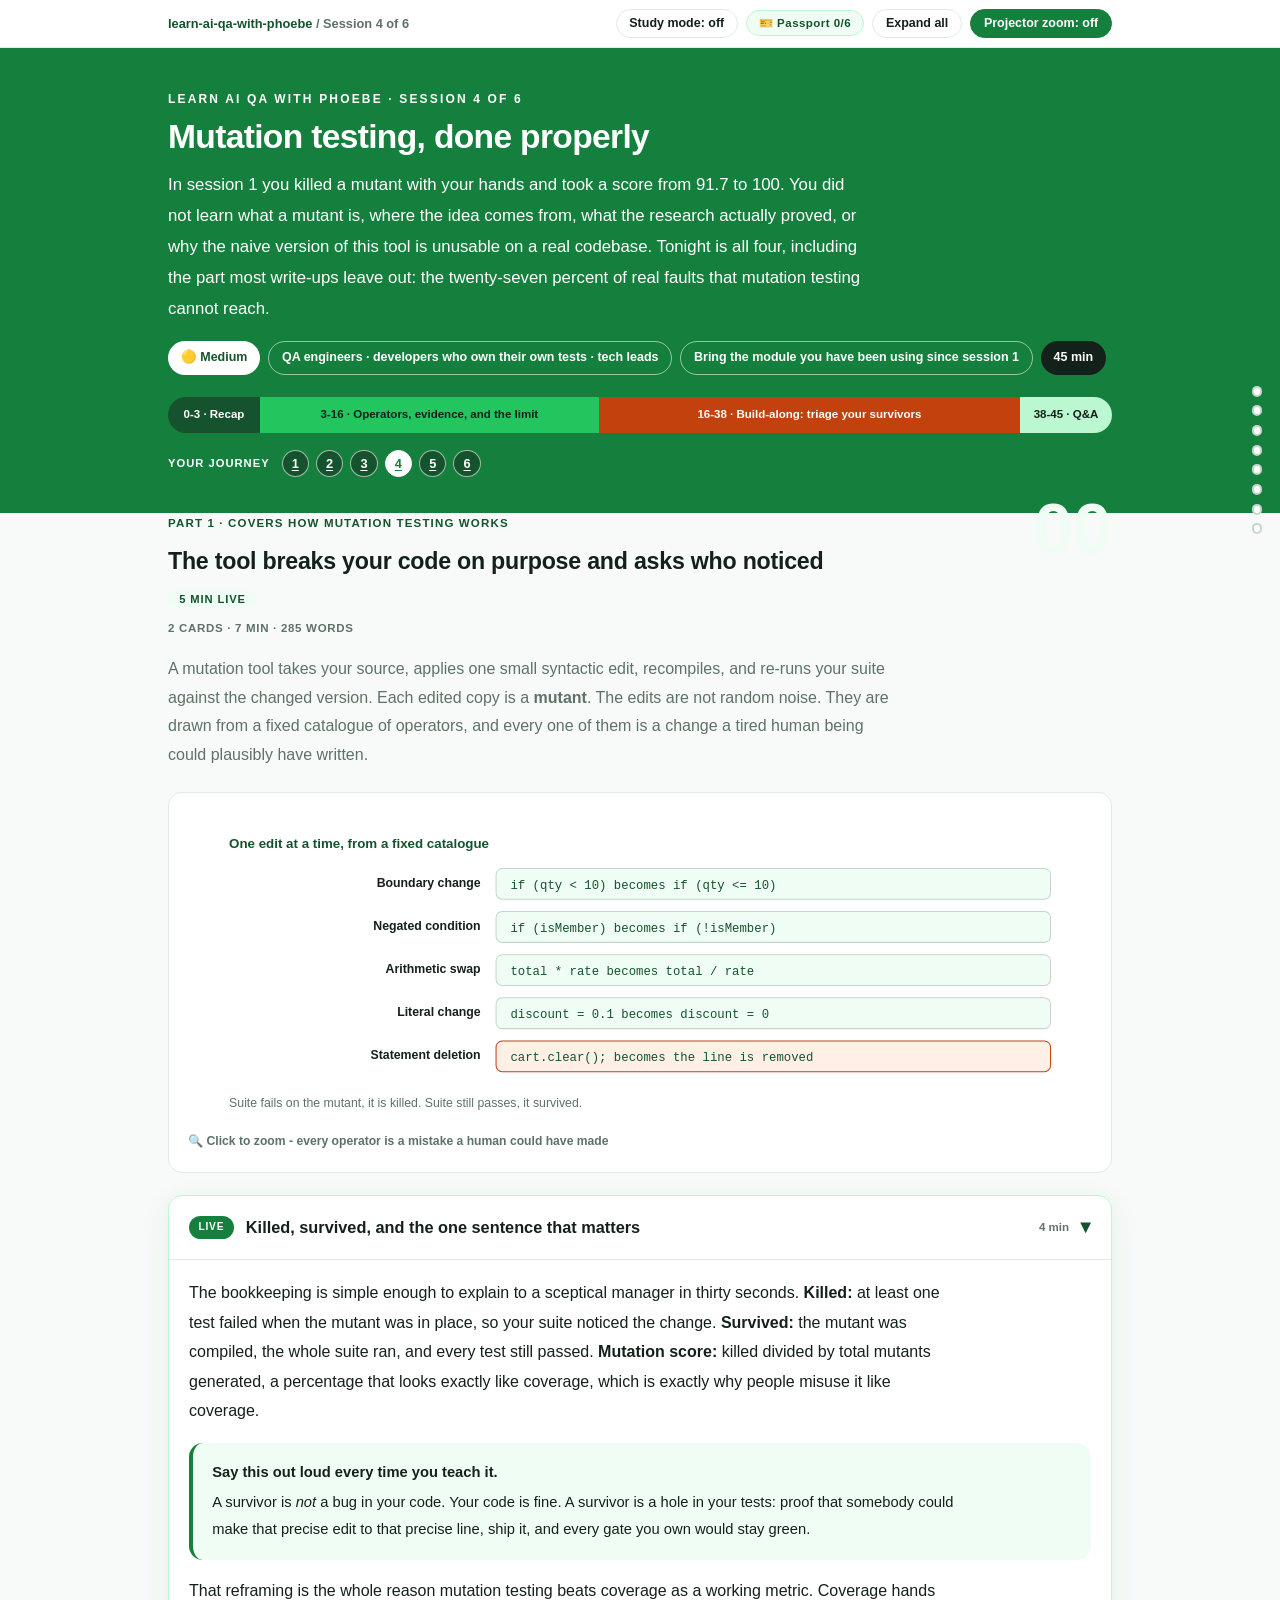
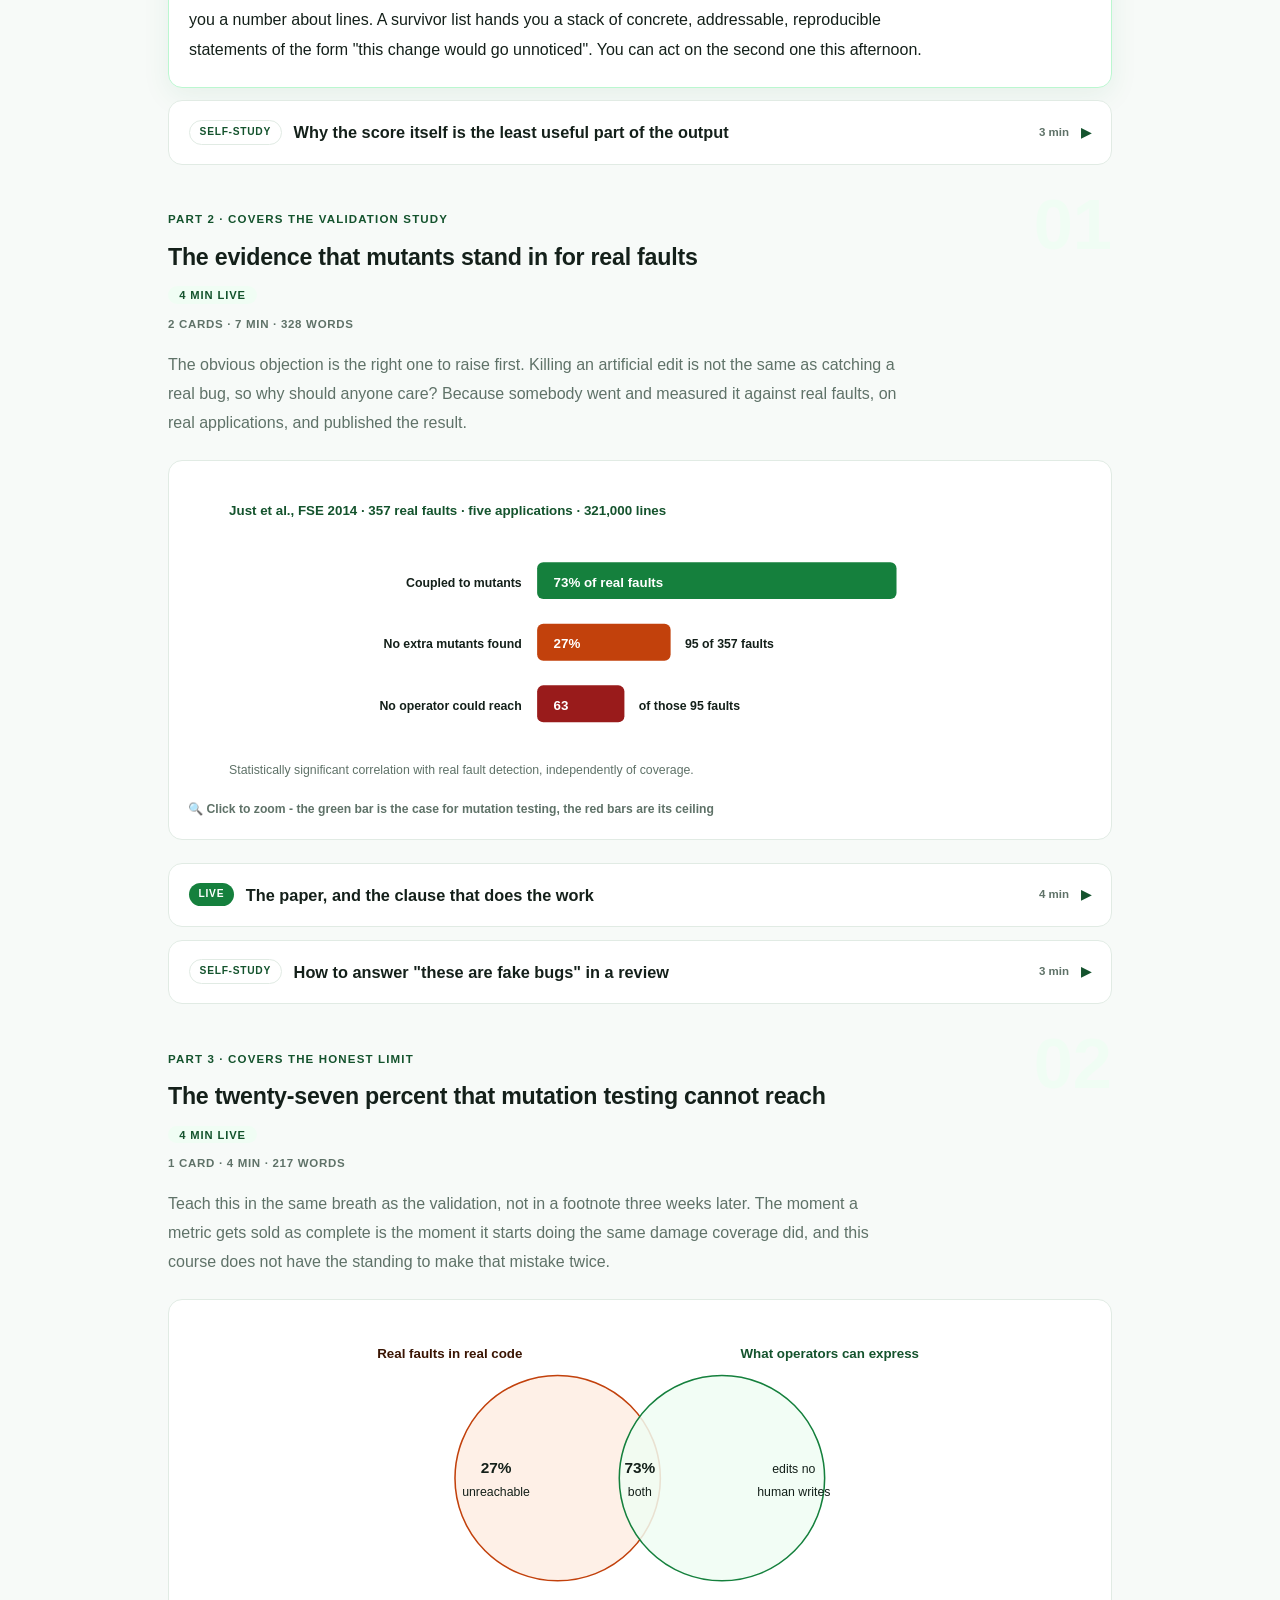
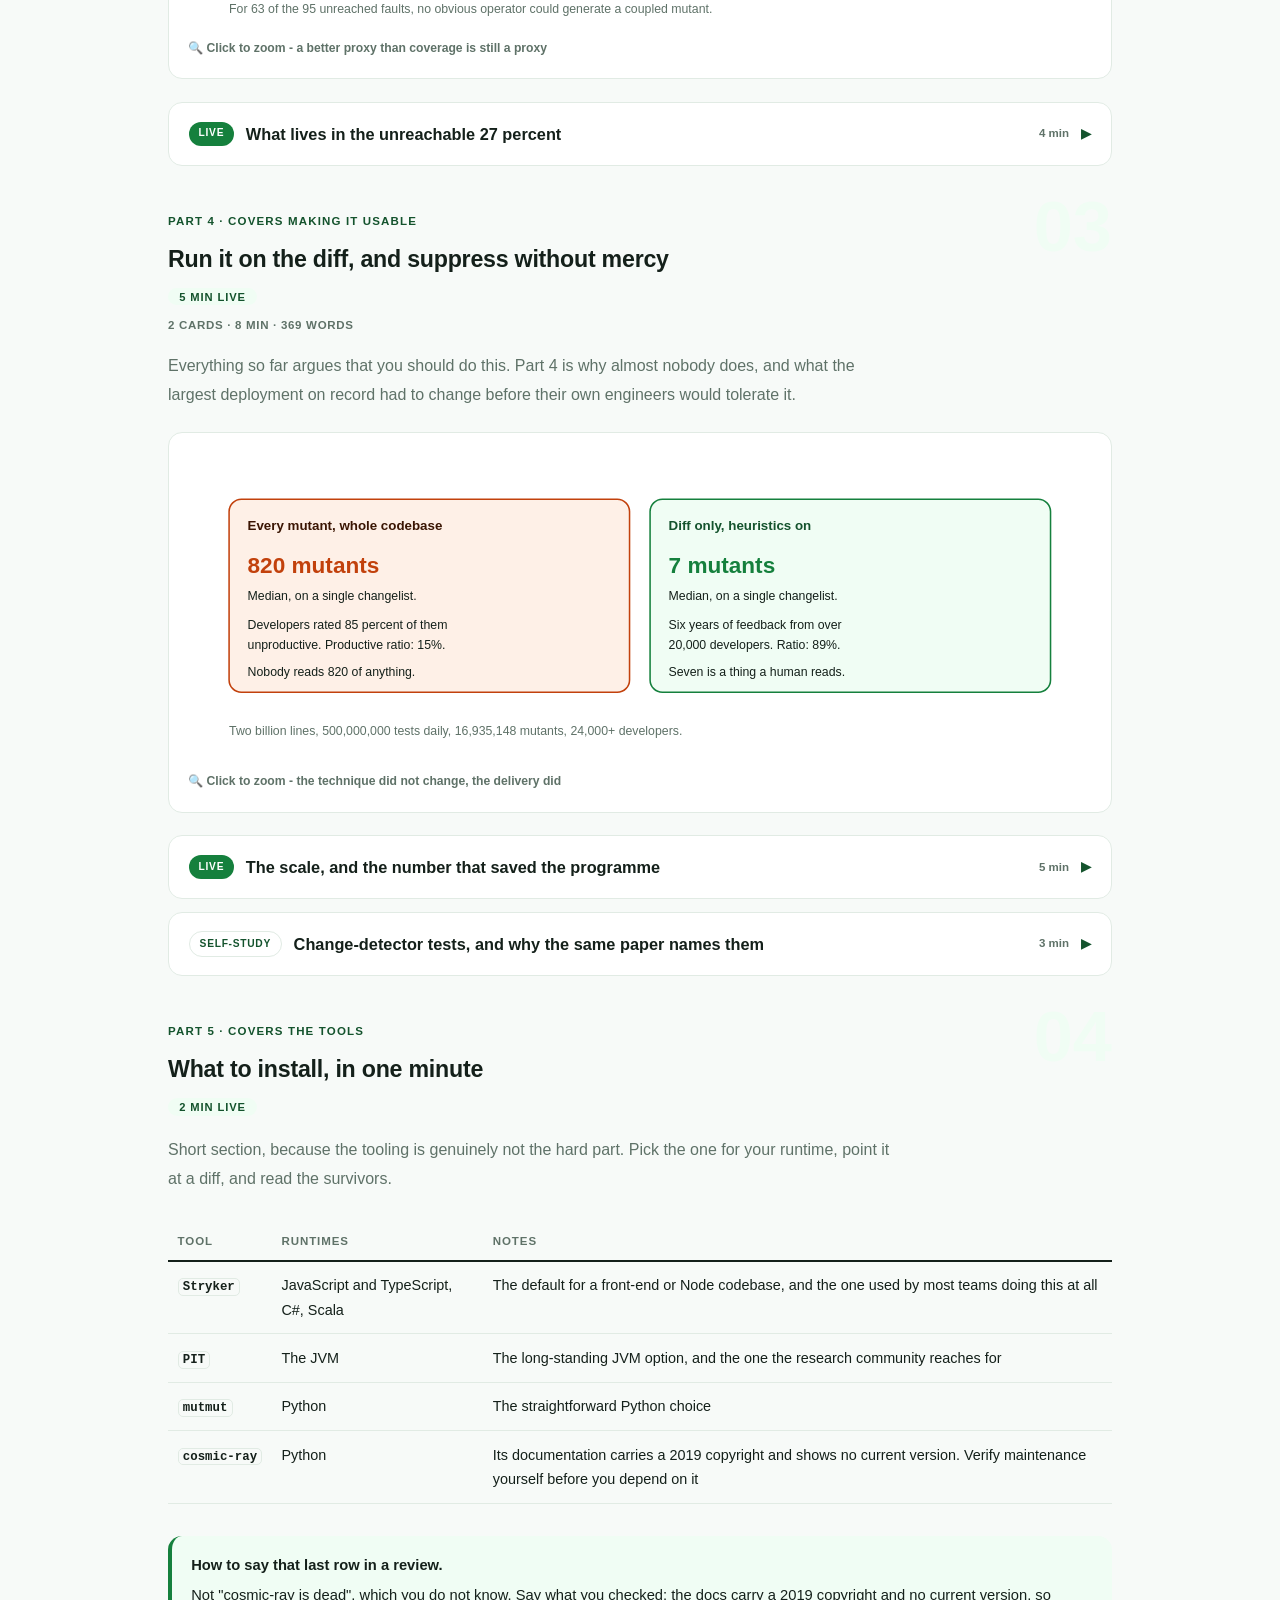
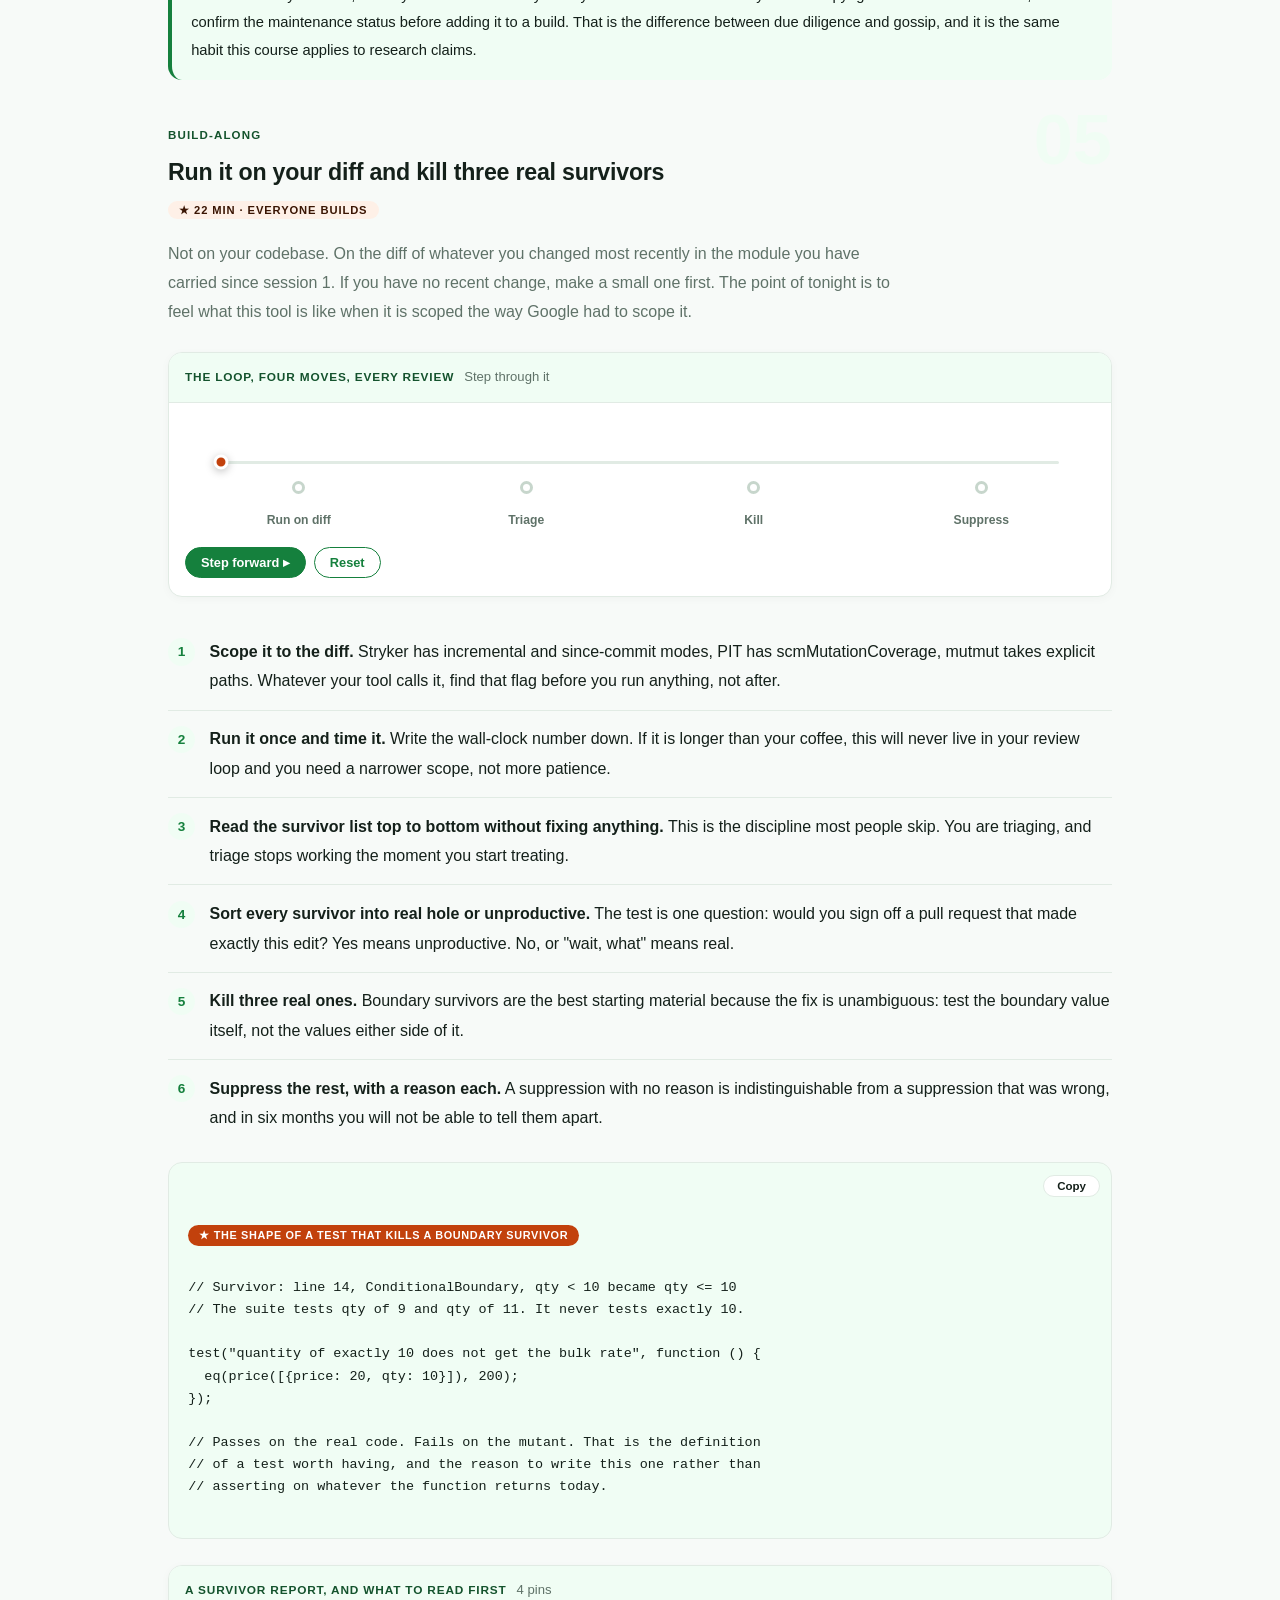
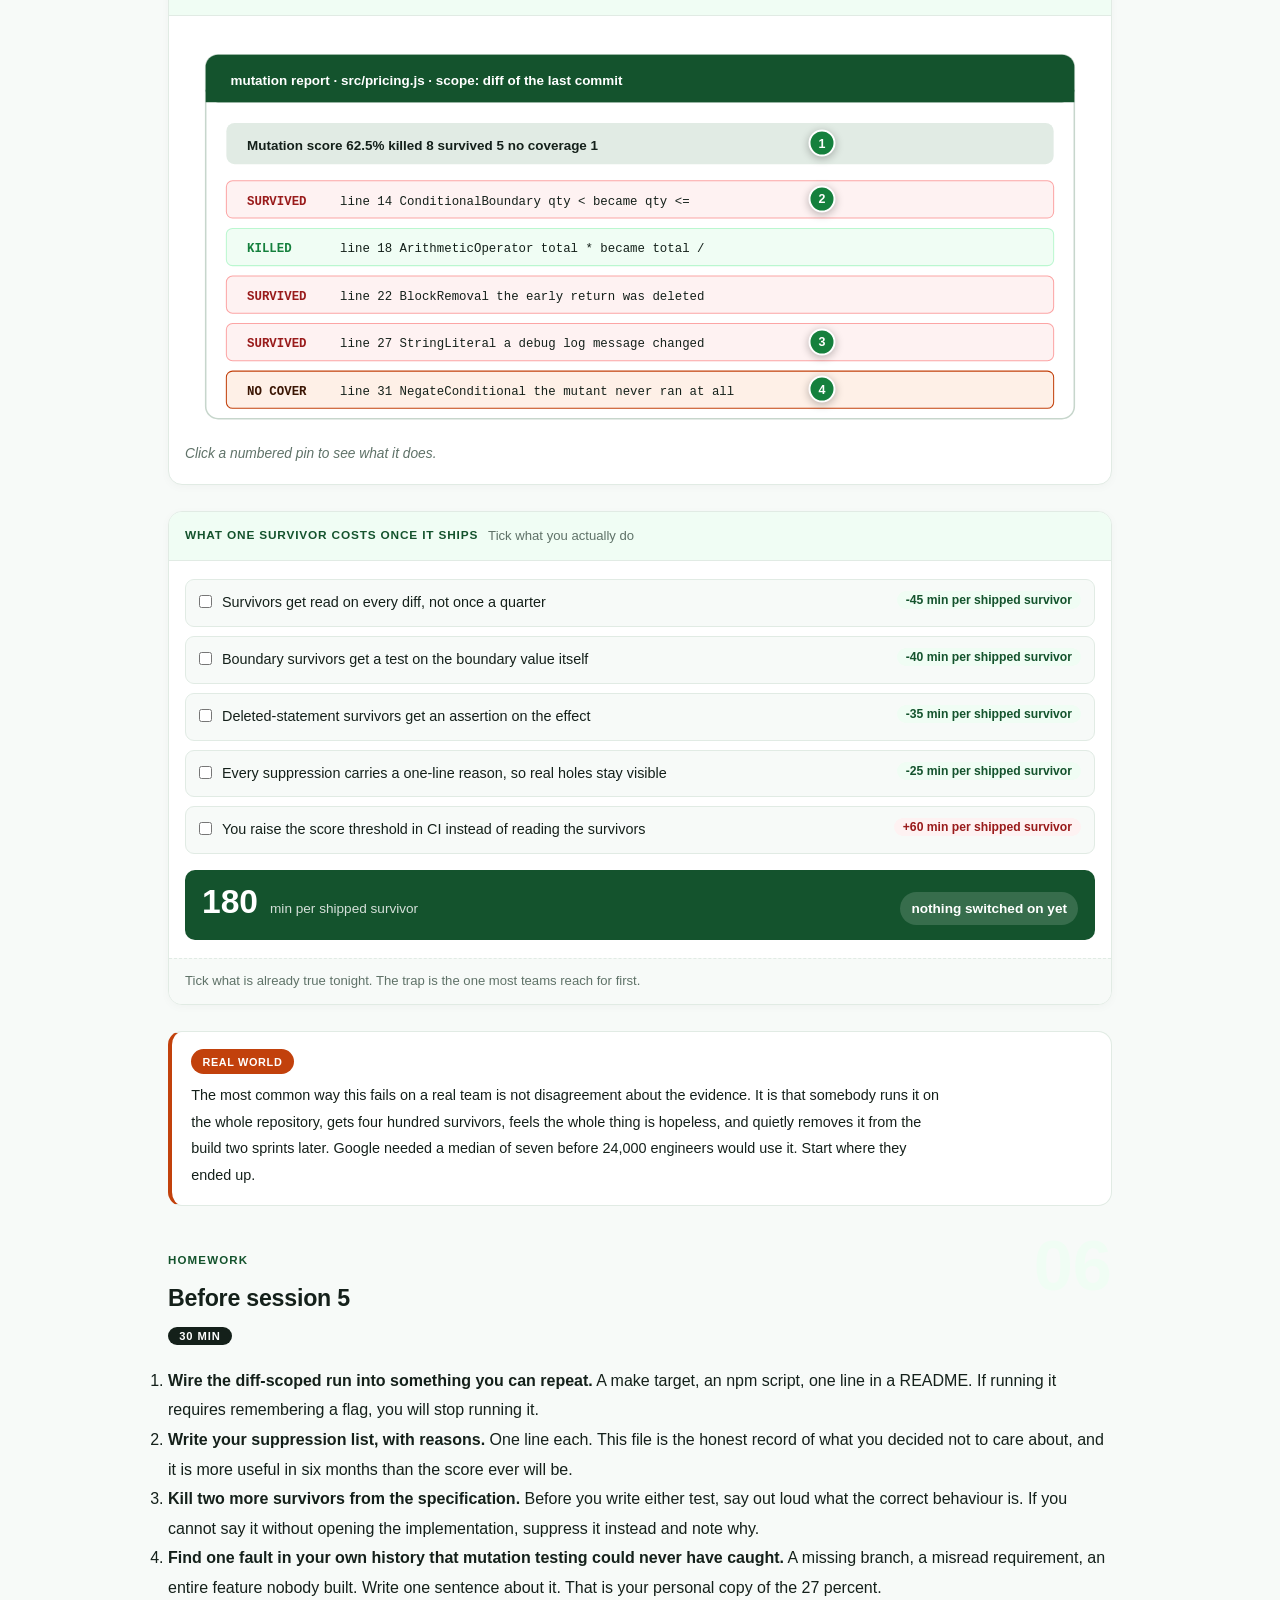
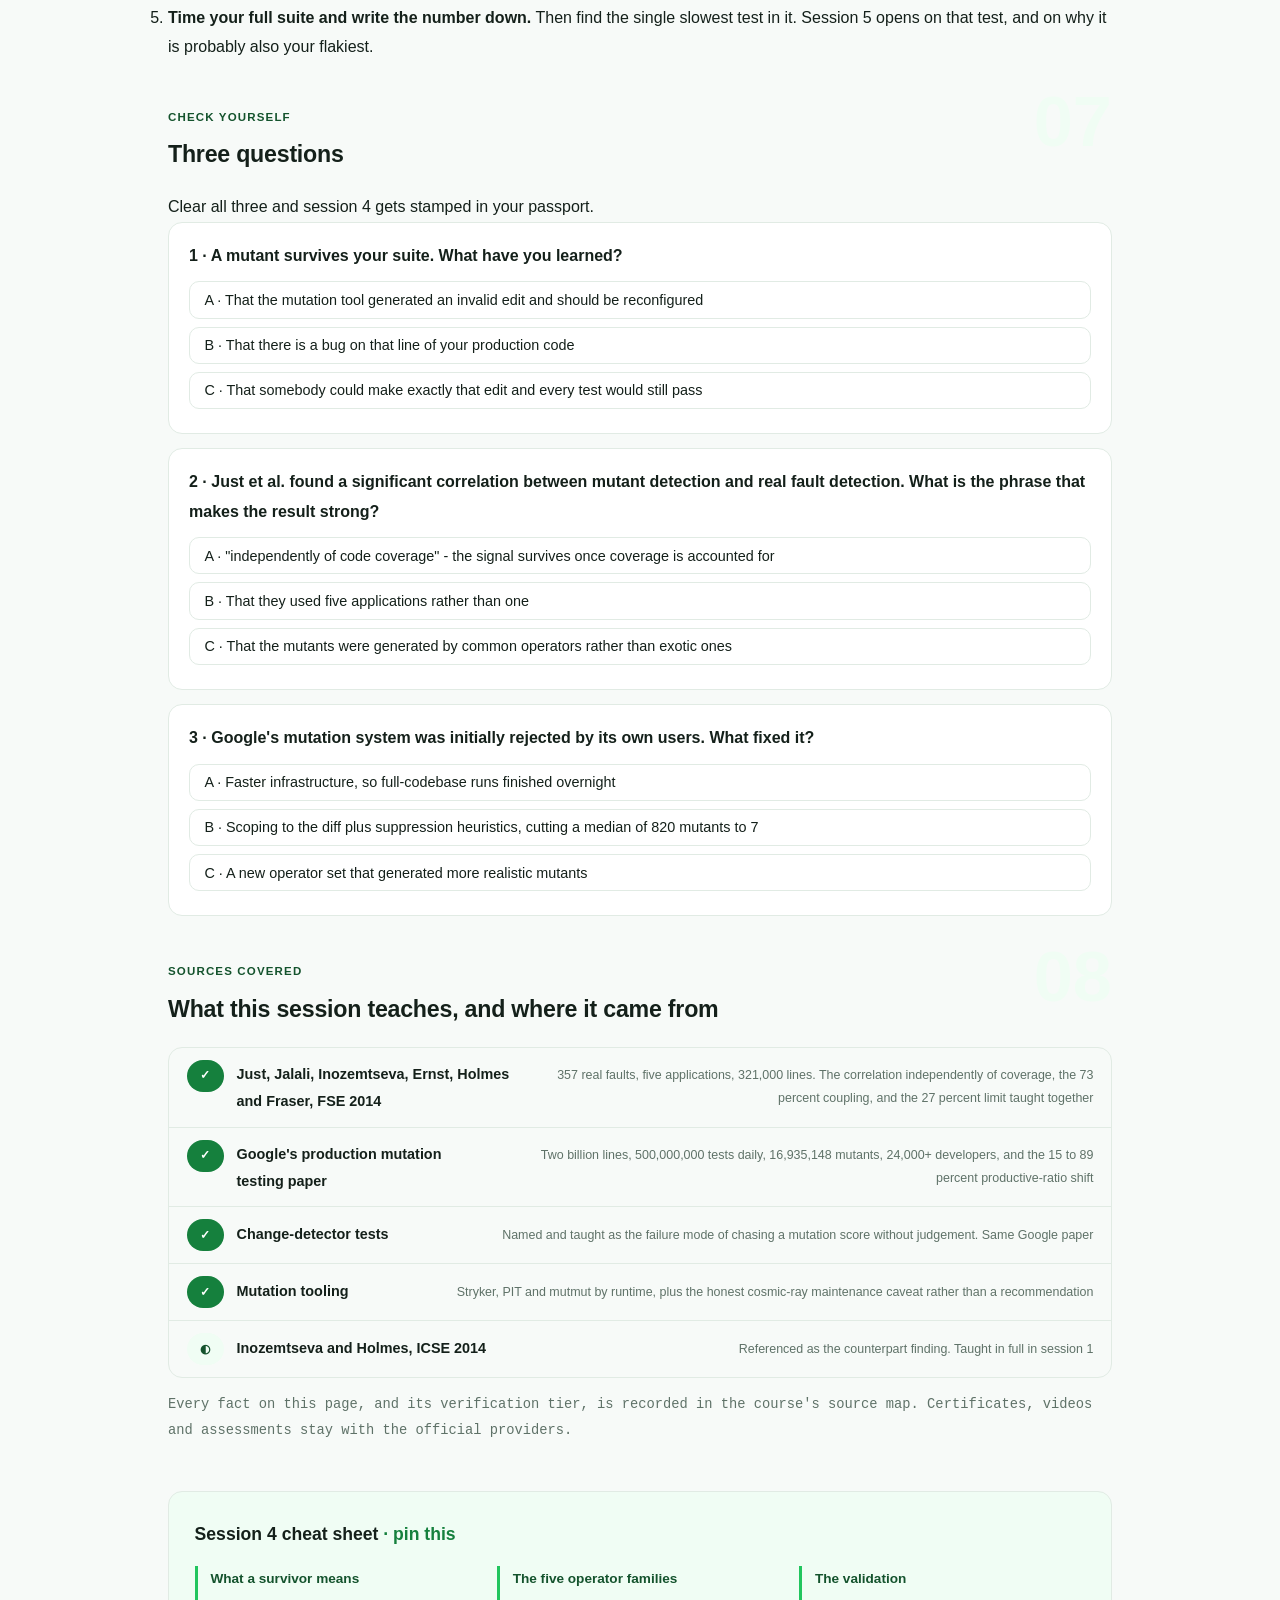
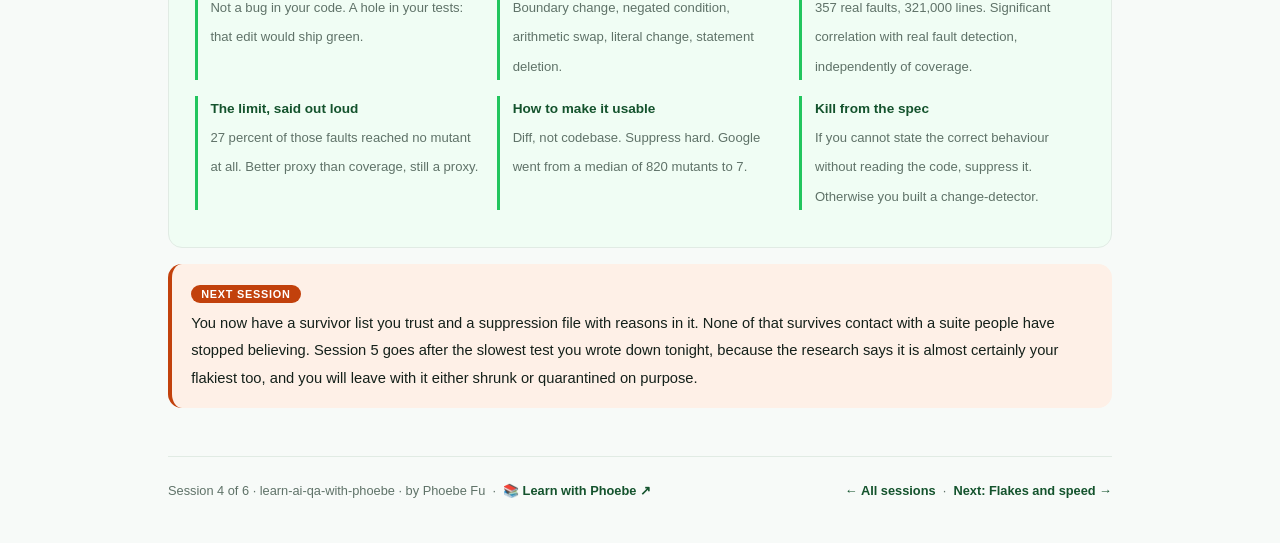
<file: courses/04-mutation-testing.html>
<!DOCTYPE html>
<html lang="en">
<head>
<meta charset="UTF-8">
<meta name="viewport" content="width=device-width, initial-scale=1.0">
<!-- social:start -->
<meta name="description" content="Session 4 of 6. Mutation testing taught properly: the operators, the 357-fault validation study, the 27 percent it cannot reach, and how Google cut a changelist from 820 mutants to 7.">
<meta property="og:type" content="article">
<meta property="og:site_name" content="Learn with Phoebe">
<meta property="og:title" content="Mutation testing - learn ai qa with phoebe">
<meta property="og:description" content="Session 4 of 6. How mutants work, the evidence that they stand in for real faults, the limit nobody mentions, and how to run it on a diff without drowning.">
<meta property="og:url" content="https://phoebefu6.github.io/learn-ai-qa-with-phoebe/courses/04-mutation-testing.html">
<meta property="og:image" content="https://phoebefu6.github.io/learn-ai-qa-with-phoebe/assets/og-cover.png">
<meta property="og:image:width" content="1200">
<meta property="og:image:height" content="630">
<meta name="twitter:card" content="summary_large_image">
<meta name="twitter:title" content="Mutation testing - learn ai qa with phoebe">
<meta name="twitter:description" content="Session 4 of 6. A survivor is not a bug in your code. It is a hole in your tests.">
<meta name="twitter:image" content="https://phoebefu6.github.io/learn-ai-qa-with-phoebe/assets/og-cover.png">
<!-- social:end -->
<title>Session 4 · Mutation testing - learn ai qa with phoebe</title>
<link rel="stylesheet" href="../assets/style.css?v=25">
</head>
<body>

<div class="toolbar">
  <div class="wrap">
    <span class="crumb"><a href="../index.html">learn-ai-qa-with-phoebe</a> / Session 4 of 6</span>
    <button class="btn" id="toggle-all" type="button">Expand all</button>
    <button class="btn primary" id="zoom-toggle" type="button">Projector zoom: off</button>
  </div>
</div>

<header class="masthead">
  <div class="wrap">
    <div class="eyebrow">Learn AI QA with Phoebe · Session 4 of 6</div>
    <h1>Mutation testing, done <span class="accent">properly</span></h1>
    <p class="sub">In session 1 you killed a mutant with your hands and took a score from 91.7 to 100. You did not learn what a mutant is, where the idea comes from, what the research actually proved, or why the naive version of this tool is unusable on a real codebase. Tonight is all four, including the part most write-ups leave out: the twenty-seven percent of real faults that mutation testing cannot reach.</p>
    <div class="chip-row">
      <span class="chip level">🟡 Medium</span>
      <span class="chip audience">QA engineers · developers who own their own tests · tech leads</span>
      <span class="chip audience">Bring the module you have been using since session 1</span>
      <span class="chip time">45 min</span>
    </div>
    <div class="agenda">
      <span class="a1" style="flex:1">0-3 · Recap</span>
      <span class="a2" style="flex:4">3-16 · Operators, evidence, and the limit</span>
      <span class="a3" style="flex:5">16-38 · Build-along: triage your survivors</span>
      <span class="a4" style="flex:1">38-45 · Q&amp;A</span>
    </div>
  </div>
</header>

<main class="wrap">

  <!-- ============ PART 1 ============ -->
  <section class="section" id="part-1">
    <div class="section-kicker">
      <span class="klabel">Part 1 · covers how mutation testing works</span>
      <h2>The tool breaks your code on purpose and asks who noticed</h2>
      <span class="tag concept">5 min live</span>
    </div>
    <p class="lede">A mutation tool takes your source, applies one small syntactic edit, recompiles, and re-runs your suite against the changed version. Each edited copy is a <strong>mutant</strong>. The edits are not random noise. They are drawn from a fixed catalogue of operators, and every one of them is a change a tired human being could plausibly have written.</p>

    <figure class="zoomable">
      <svg viewBox="0 0 880 300" xmlns="http://www.w3.org/2000/svg" role="img" aria-label="Five families of mutation operator, each showing an original line of code and the single edit the tool makes to it">
        <style>
          .q4aL { font: 700 12px Inter, sans-serif; fill: #14201A; }
          .q4aC { font: 400 12px ui-monospace, Menlo, monospace; fill: #14532D; }
          .q4aN { font: 400 12px Inter, sans-serif; fill: #5F7268; }
          .q4aT { font: 700 13px Inter, sans-serif; fill: #14532D; }
        </style>
        <text class="q4aT" x="40" y="34">One edit at a time, from a fixed catalogue</text>
        <text class="q4aL" x="285" y="72" text-anchor="end">Boundary change</text>
        <rect x="300" y="54" width="540" height="30" rx="6" fill="#F0FDF4" stroke="#C7D6CC" stroke-width="1"/>
        <text class="q4aC" x="314" y="74">if (qty &lt; 10)   becomes   if (qty &lt;= 10)</text>
        <text class="q4aL" x="285" y="114" text-anchor="end">Negated condition</text>
        <rect x="300" y="96" width="540" height="30" rx="6" fill="#F0FDF4" stroke="#C7D6CC" stroke-width="1"/>
        <text class="q4aC" x="314" y="116">if (isMember)   becomes   if (!isMember)</text>
        <text class="q4aL" x="285" y="156" text-anchor="end">Arithmetic swap</text>
        <rect x="300" y="138" width="540" height="30" rx="6" fill="#F0FDF4" stroke="#C7D6CC" stroke-width="1"/>
        <text class="q4aC" x="314" y="158">total * rate   becomes   total / rate</text>
        <text class="q4aL" x="285" y="198" text-anchor="end">Literal change</text>
        <rect x="300" y="180" width="540" height="30" rx="6" fill="#F0FDF4" stroke="#C7D6CC" stroke-width="1"/>
        <text class="q4aC" x="314" y="200">discount = 0.1   becomes   discount = 0</text>
        <text class="q4aL" x="285" y="240" text-anchor="end">Statement deletion</text>
        <rect x="300" y="222" width="540" height="30" rx="6" fill="#FEF0E7" stroke="#C2410C" stroke-width="1"/>
        <text class="q4aC" x="314" y="242" fill="#3A1503">cart.clear();   becomes   the line is removed</text>
        <text class="q4aN" x="40" y="286">Suite fails on the mutant, it is killed. Suite still passes, it survived.</text>
      </svg>
      <figcaption>🔍 Click to zoom - every operator is a mistake a human could have made</figcaption>
    </figure>

    <details class="card" open>
      <summary><span class="mode live">Live</span>Killed, survived, and the one sentence that matters<span class="mini">4 min</span><span class="caret">▶</span></summary>
      <div class="body">
        <p>The bookkeeping is simple enough to explain to a sceptical manager in thirty seconds. <strong>Killed:</strong> at least one test failed when the mutant was in place, so your suite noticed the change. <strong>Survived:</strong> the mutant was compiled, the whole suite ran, and every test still passed. <strong>Mutation score:</strong> killed divided by total mutants generated, a percentage that looks exactly like coverage, which is exactly why people misuse it like coverage.</p>
        <div class="callout tip">
          <p><strong>Say this out loud every time you teach it.</strong> A survivor is <em>not</em> a bug in your code. Your code is fine. A survivor is a hole in your tests: proof that somebody could make that precise edit to that precise line, ship it, and every gate you own would stay green.</p>
        </div>
        <p>That reframing is the whole reason mutation testing beats coverage as a working metric. Coverage hands you a number about lines. A survivor list hands you a stack of concrete, addressable, reproducible statements of the form "this change would go unnoticed". You can act on the second one this afternoon.</p>
      </div>
    </details>

    <details class="card">
      <summary><span class="mode self">Self-study</span>Why the score itself is the least useful part of the output<span class="mini">3 min</span><span class="caret">▶</span></summary>
      <div class="body">
        <p>Two teams both report a mutation score of 71 percent. One has thirty survivors clustered in a payment calculation. The other has thirty survivors spread evenly across logging, string formatting and defensive branches nothing depends on. The number is identical and the situations are not remotely comparable. This is the same trap coverage sets, one level up. Treat the score as a direction of travel and the <strong>survivor list as the artefact</strong>. When a team asks what score to aim for, the honest answer is that the question is already off track: read the survivors on the code you changed this week and decide, one by one, whether you would ship that edit.</p>
      </div>
    </details>
  </section>

  <!-- ============ PART 2 ============ -->
  <section class="section" id="part-2">
    <div class="section-kicker">
      <span class="klabel">Part 2 · covers the validation study</span>
      <h2>The evidence that mutants stand in for real faults</h2>
      <span class="tag concept">4 min live</span>
    </div>
    <p class="lede">The obvious objection is the right one to raise first. Killing an artificial edit is not the same as catching a real bug, so why should anyone care? Because somebody went and measured it against real faults, on real applications, and published the result.</p>

    <figure class="zoomable">
      <svg viewBox="0 0 880 300" xmlns="http://www.w3.org/2000/svg" role="img" aria-label="Of 357 real faults studied, 73 percent were coupled to mutants from common operators, 95 faults had no additional mutants detected, and 63 of those had no obvious operator at all">
        <style>
          .q4bL { font: 600 12px Inter, sans-serif; fill: #14201A; }
          .q4bV { font: 800 13px Inter, sans-serif; fill: #fff; }
          .q4bN { font: 400 12px Inter, sans-serif; fill: #5F7268; }
          .q4bT { font: 700 13px Inter, sans-serif; fill: #14532D; }
        </style>
        <text class="q4bT" x="40" y="34">Just et al., FSE 2014 · 357 real faults · five applications · 321,000 lines</text>
        <text class="q4bL" x="325" y="104" text-anchor="end">Coupled to mutants</text>
        <rect x="340" y="80" width="350" height="36" rx="6" fill="#15803D"/>
        <text class="q4bV" x="356" y="104">73% of real faults</text>
        <text class="q4bL" x="325" y="164" text-anchor="end">No extra mutants found</text>
        <rect x="340" y="140" width="130" height="36" rx="6" fill="#C2410C"/>
        <text class="q4bV" x="356" y="164">27%</text>
        <text class="q4bL" x="484" y="164">95 of 357 faults</text>
        <text class="q4bL" x="325" y="224" text-anchor="end">No operator could reach</text>
        <rect x="340" y="200" width="85" height="36" rx="6" fill="#991B1B"/>
        <text class="q4bV" x="356" y="224">63</text>
        <text class="q4bL" x="439" y="224">of those 95 faults</text>
        <text class="q4bN" x="40" y="286">Statistically significant correlation with real fault detection, independently of coverage.</text>
      </svg>
      <figcaption>🔍 Click to zoom - the green bar is the case for mutation testing, the red bars are its ceiling</figcaption>
    </figure>

    <details class="card">
      <summary><span class="mode live">Live</span>The paper, and the clause that does the work<span class="mini">4 min</span><span class="caret">▶</span></summary>
      <div class="body">
        <p>This is the strongest empirical result in the whole course, and it is worth quoting precisely rather than paraphrasing, because the last four words are the ones a sceptic will try to take away from you.</p>
        <div class="prompt-box good">
          <span class="label">★ The validation study</span>
Just, Jalali, Inozemtseva, Ernst, Holmes and Fraser,
"Are Mutants a Valid Substitute for Real Faults in Software Testing?",
FSE 2014.

357 real faults across five applications, totalling 321,000 lines.

"The results show a statistically significant correlation between
mutant detection and real fault detection, independently of code
coverage."

73 percent of real faults were coupled to mutants generated by
common operators.
        </div>
        <p><strong>"Independently of code coverage" is the load-bearing phrase.</strong> It is not saying that suites which kill more mutants also happen to be bigger, and bigger suites cover more, and that is why they catch more bugs. The correlation survives once coverage is accounted for. Mutation detection is carrying information that coverage does not have.</p>
        <p>Put next to session 1's finding, the pair is unusually clean for software research. Inozemtseva and Holmes: coverage has only a low to moderate correlation with effectiveness once suite size is controlled for. Just et al.: mutant detection correlates with real fault detection independently of coverage. Same research community, same era, opposite verdicts on the two metrics.</p>
      </div>
    </details>

    <details class="card">
      <summary><span class="mode self">Self-study</span>How to answer "these are fake bugs" in a review<span class="mini">3 min</span><span class="caret">▶</span></summary>
      <div class="body">
        <p>You will hear it, usually from the most experienced person in the room, and it is a fair instinct. The answer has three moves and none of them require you to overclaim. <strong>Concede the premise:</strong> yes, a mutant is a fabricated edit, and nobody is arguing it is a real defect. <strong>Point at the coupling result:</strong> somebody checked whether killing the fabricated ones predicts catching the real ones, on 357 genuine faults, and it does, independently of coverage. <strong>Then concede the ceiling before they find it:</strong> 27 percent of those real faults were not reachable this way at all. Part 3 is that number, and offering it yourself is what makes the first two moves credible.</p>
      </div>
    </details>
  </section>

  <!-- ============ PART 3 ============ -->
  <section class="section" id="part-3">
    <div class="section-kicker">
      <span class="klabel">Part 3 · covers the honest limit</span>
      <h2>The twenty-seven percent that mutation testing cannot reach</h2>
      <span class="tag concept">4 min live</span>
    </div>
    <p class="lede">Teach this in the same breath as the validation, not in a footnote three weeks later. The moment a metric gets sold as complete is the moment it starts doing the same damage coverage did, and this course does not have the standing to make that mistake twice.</p>

    <figure class="zoomable">
      <svg viewBox="0 0 880 300" xmlns="http://www.w3.org/2000/svg" role="img" aria-label="Two overlapping circles: real faults and faults reachable by mutation operators, with 73 percent in the overlap and 27 percent outside it">
        <style>
          .q4cH { font: 700 13px Inter, sans-serif; }
          .q4cB { font: 700 15px Inter, sans-serif; fill: #14201A; }
          .q4cS { font: 400 12px Inter, sans-serif; fill: #14201A; }
          .q4cN { font: 400 12px Inter, sans-serif; fill: #5F7268; }
        </style>
        <text class="q4cH" x="255" y="38" text-anchor="middle" fill="#3A1503">Real faults in real code</text>
        <text class="q4cH" x="625" y="38" text-anchor="middle" fill="#14532D">What operators can express</text>
        <circle cx="360" cy="155" r="100" fill="#FEF0E7" stroke="#C2410C" stroke-width="1.5"/>
        <circle cx="520" cy="155" r="100" fill="#F0FDF4" stroke="#15803D" stroke-width="1.5" fill-opacity="0.85"/>
        <text class="q4cB" x="300" y="150" text-anchor="middle" fill="#3A1503">27%</text>
        <text class="q4cS" x="300" y="172" text-anchor="middle">unreachable</text>
        <text class="q4cB" x="440" y="150" text-anchor="middle" fill="#14532D">73%</text>
        <text class="q4cS" x="440" y="172" text-anchor="middle">both</text>
        <text class="q4cS" x="590" y="150" text-anchor="middle" fill="#14532D">edits no</text>
        <text class="q4cS" x="590" y="172" text-anchor="middle" fill="#14532D">human writes</text>
        <text class="q4cN" x="40" y="286">For 63 of the 95 unreached faults, no obvious operator could generate a coupled mutant.</text>
      </svg>
      <figcaption>🔍 Click to zoom - a better proxy than coverage is still a proxy</figcaption>
    </figure>

    <details class="card">
      <summary><span class="mode live">Live</span>What lives in the unreachable 27 percent<span class="mini">4 min</span><span class="caret">▶</span></summary>
      <div class="body">
        <p>The same paper that validated the technique also bounded it, and the sentence is unambiguous.</p>
        <div class="prompt-box bad">
          <span class="label">✗ The number the vendor slide never shows</span>
"for 95 out of 357 real faults (27%), none of the triggering tests
detected any additional mutants."

And for 63 of those 95, no obvious mutation operator could generate
a coupled mutant at all.
        </div>
        <p>Read that second part carefully. It is not saying the tool was configured badly or that a richer operator set would have caught them. For 63 real faults, there was no obvious single-token edit that stands in for what actually went wrong. Whole categories of defect are shaped that way: a missing feature, an entire branch that was never written, a specification misunderstood at design time, a wrong algorithm implemented flawlessly.</p>
        <div class="callout tip">
          <p><strong>The sentence to carry.</strong> Mutation testing is a better proxy than coverage. It is still a proxy. A mutation score of 100 percent means every edit your tool knows how to express would be noticed. It does not mean your software is correct, and it never claimed to.</p>
        </div>
        <p>Which is why this course keeps insisting on the thing underneath both metrics: tests written from the specification, asserting on behaviour a human agreed was correct. No automated proxy substitutes for having decided what the code is supposed to do.</p>
      </div>
    </details>
  </section>

  <!-- ============ PART 4 ============ -->
  <section class="section" id="part-4">
    <div class="section-kicker">
      <span class="klabel">Part 4 · covers making it usable</span>
      <h2>Run it on the diff, and suppress without mercy</h2>
      <span class="tag concept">5 min live</span>
    </div>
    <p class="lede">Everything so far argues that you should do this. Part 4 is why almost nobody does, and what the largest deployment on record had to change before their own engineers would tolerate it.</p>

    <figure class="zoomable">
      <svg viewBox="0 0 880 300" xmlns="http://www.w3.org/2000/svg" role="img" aria-label="Before and after Google's suppression heuristics: a median of 820 mutants per changelist at 15 percent productive, versus a median of 7 at 89 percent productive">
        <style>
          .q4dH { font: 800 13px Inter, sans-serif; }
          .q4dB { font: 400 12px Inter, sans-serif; fill: #14201A; }
          .q4dK { font: 800 22px Inter, sans-serif; }
          .q4dN { font: 400 12px Inter, sans-serif; fill: #5F7268; }
        </style>
        <rect x="40" y="46" width="390" height="188" rx="12" fill="#FEF0E7" stroke="#C2410C" stroke-width="1.5"/>
        <text class="q4dH" x="58" y="76" fill="#3A1503">Every mutant, whole codebase</text>
        <text class="q4dK" x="58" y="118" fill="#C2410C">820 mutants</text>
        <text class="q4dB" x="58" y="144">Median, on a single changelist.</text>
        <text class="q4dB" x="58" y="172" fill="#3A1503">Developers rated 85 percent of them</text>
        <text class="q4dB" x="58" y="192" fill="#3A1503">unproductive. Productive ratio: 15%.</text>
        <text class="q4dB" x="58" y="218">Nobody reads 820 of anything.</text>
        <rect x="450" y="46" width="390" height="188" rx="12" fill="#F0FDF4" stroke="#15803D" stroke-width="1.5"/>
        <text class="q4dH" x="468" y="76" fill="#14532D">Diff only, heuristics on</text>
        <text class="q4dK" x="468" y="118" fill="#15803D">7 mutants</text>
        <text class="q4dB" x="468" y="144">Median, on a single changelist.</text>
        <text class="q4dB" x="468" y="172" fill="#14532D">Six years of feedback from over</text>
        <text class="q4dB" x="468" y="192" fill="#14532D">20,000 developers. Ratio: 89%.</text>
        <text class="q4dB" x="468" y="218">Seven is a thing a human reads.</text>
        <text class="q4dN" x="40" y="276">Two billion lines, 500,000,000 tests daily, 16,935,148 mutants, 24,000+ developers.</text>
      </svg>
      <figcaption>🔍 Click to zoom - the technique did not change, the delivery did</figcaption>
    </figure>

    <details class="card">
      <summary><span class="mode live">Live</span>The scale, and the number that saved the programme<span class="mini">5 min</span><span class="caret">▶</span></summary>
      <div class="body">
        <p>Google published their production mutation-testing system, and the honest part of the paper is the failure that came first.</p>
        <ul>
          <li><strong>Two billion lines of code</strong> and around <strong>500,000,000 tests run daily</strong>. This is the largest continuous testing environment anyone has written up.</li>
          <li><strong>16,935,148 generated mutants</strong>, with the system deployed to <strong>more than 24,000 developers</strong>.</li>
          <li>And the sentence that nearly ended it: developers initially rated <strong>85 percent of mutants unproductive</strong>. Only fifteen in a hundred were worth a human glance.</li>
        </ul>
        <p>The fix was not a better algorithm. It was suppression heuristics, built from six years of feedback from over 20,000 developers, that refuse to surface mutants in places where a surviving mutant almost never means anything: logging, unreachable defensive code, statements whose alteration cannot change observable behaviour. That moved the productive ratio <strong>from 15 percent to 89 percent</strong>, and cut a changelist from a median of <strong>820 mutants to 7</strong>. In production, 82 percent of surfaced mutants that received feedback were labelled productive.</p>
        <div class="callout win">
          <p><strong>★ The transferable lesson, and it is the whole of Part 4.</strong> Run mutation testing <strong>on the diff, not on the codebase</strong>, and suppress aggressively. A tool that shows a developer seven relevant mutants at review time gets used. The same tool showing 820 gets switched off in a fortnight and never turned back on.</p>
        </div>
      </div>
    </details>

    <details class="card">
      <summary><span class="mode self">Self-study</span>Change-detector tests, and why the same paper names them<span class="mini">3 min</span><span class="caret">▶</span></summary>
      <div class="body">
        <p>Chasing a mutation score without judgement pushes you straight into a failure mode Google names in that paper: tests whose "change-detector nature (specifically testing the current implementation rather than the specification) violates testing best practices and causes brittle tests and false alarms."</p>
        <p>The mechanism is easy to fall into. A mutant survives, you want it dead, so you write a test asserting whatever the current implementation happens to do at that line. The mutant dies, the score goes up, and you have added a test that fails on every legitimate refactor and catches nothing. You have converted a hole in your tests into a tax on future changes.</p>
        <p>The discipline is the one from session 2. Kill a survivor by asserting on <strong>behaviour someone specified</strong>. If you cannot state what the correct behaviour at that line is without reading the implementation, that survivor belongs in the suppression list, not in a new test.</p>
      </div>
    </details>
  </section>

  <!-- ============ PART 5 ============ -->
  <section class="section" id="part-5">
    <div class="section-kicker">
      <span class="klabel">Part 5 · covers the tools</span>
      <h2>What to install, in one minute</h2>
      <span class="tag concept">2 min live</span>
    </div>
    <p class="lede">Short section, because the tooling is genuinely not the hard part. Pick the one for your runtime, point it at a diff, and read the survivors.</p>

    <table class="clean">
      <thead>
        <tr><th>Tool</th><th>Runtimes</th><th>Notes</th></tr>
      </thead>
      <tbody>
        <tr><td><span class="mono">Stryker</span></td><td>JavaScript and TypeScript, C#, Scala</td><td>The default for a front-end or Node codebase, and the one used by most teams doing this at all</td></tr>
        <tr><td><span class="mono">PIT</span></td><td>The JVM</td><td>The long-standing JVM option, and the one the research community reaches for</td></tr>
        <tr><td><span class="mono">mutmut</span></td><td>Python</td><td>The straightforward Python choice</td></tr>
        <tr><td><span class="mono">cosmic-ray</span></td><td>Python</td><td>Its documentation carries a 2019 copyright and shows no current version. Verify maintenance yourself before you depend on it</td></tr>
      </tbody>
    </table>

    <div class="callout tip">
      <p><strong>How to say that last row in a review.</strong> Not "cosmic-ray is dead", which you do not know. Say what you checked: the docs carry a 2019 copyright and no current version, so confirm the maintenance status before adding it to a build. That is the difference between due diligence and gossip, and it is the same habit this course applies to research claims.</p>
    </div>
  </section>

  <!-- ============ BUILD-ALONG ============ -->
  <section class="section" id="demo-4">
    <div class="section-kicker">
      <span class="klabel">Build-along</span>
      <h2>Run it on your diff and kill three real survivors</h2>
      <span class="tag demo">★ 22 min · everyone builds</span>
    </div>
    <p class="lede">Not on your codebase. On the diff of whatever you changed most recently in the module you have carried since session 1. If you have no recent change, make a small one first. The point of tonight is to feel what this tool is like when it is scoped the way Google had to scope it.</p>

    <div class="tick" data-stages="Run on diff|Triage|Kill|Suppress" data-title="The loop, four moves, every review">
      <p class="tick-note" data-stage="0"><b>Run on diff.</b> Point Stryker, PIT or mutmut at the changed files only. Whole-codebase runs are how this tool gets abandoned.</p>
      <p class="tick-note" data-stage="1"><b>Triage.</b> Go down the survivor list once and sort each into two piles: a hole a human would care about, or noise. Do not fix anything yet.</p>
      <p class="tick-note" data-stage="2"><b>Kill.</b> Take three from the first pile and write the test the specification implies. Assert on behaviour, never on the current implementation.</p>
      <p class="tick-note" data-stage="3"><b>Suppress.</b> Everything in the second pile goes into the config with a one-line reason. An unsuppressed noise mutant reappears every single run.</p>
    </div>

    <div class="steps">
      <div class="step"><p><strong>Scope it to the diff.</strong> Stryker has incremental and since-commit modes, PIT has scmMutationCoverage, mutmut takes explicit paths. Whatever your tool calls it, find that flag before you run anything, not after.</p></div>
      <div class="step"><p><strong>Run it once and time it.</strong> Write the wall-clock number down. If it is longer than your coffee, this will never live in your review loop and you need a narrower scope, not more patience.</p></div>
      <div class="step"><p><strong>Read the survivor list top to bottom without fixing anything.</strong> This is the discipline most people skip. You are triaging, and triage stops working the moment you start treating.</p></div>
      <div class="step"><p><strong>Sort every survivor into real hole or unproductive.</strong> The test is one question: would you sign off a pull request that made exactly this edit? Yes means unproductive. No, or "wait, what" means real.</p></div>
      <div class="step"><p><strong>Kill three real ones.</strong> Boundary survivors are the best starting material because the fix is unambiguous: test the boundary value itself, not the values either side of it.</p></div>
      <div class="step"><p><strong>Suppress the rest, with a reason each.</strong> A suppression with no reason is indistinguishable from a suppression that was wrong, and in six months you will not be able to tell them apart.</p></div>
    </div>

    <div class="prompt-box good">
      <span class="label">★ The shape of a test that kills a boundary survivor</span>
// Survivor: line 14, ConditionalBoundary, qty &lt; 10 became qty &lt;= 10
// The suite tests qty of 9 and qty of 11. It never tests exactly 10.

test("quantity of exactly 10 does not get the bulk rate", function () {
  eq(price([{price: 20, qty: 10}]), 200);
});

// Passes on the real code. Fails on the mutant. That is the definition
// of a test worth having, and the reason to write this one rather than
// asserting on whatever the function returns today.
    </div>

    <div class="hotspot" data-title="A survivor report, and what to read first">
      <div class="hs-mock">
        <svg viewBox="0 0 880 380" xmlns="http://www.w3.org/2000/svg" role="img" aria-label="A mock mutation testing report showing a score line and five mutant rows, three of which survived and one of which had no coverage">
          <style>
            .q4hH { font: 700 13px Inter, sans-serif; fill: #fff; }
            .q4hS { font: 700 13px Inter, sans-serif; fill: #14201A; }
            .q4hR { font: 400 12px ui-monospace, Menlo, monospace; fill: #14201A; }
            .q4hB { font: 700 12px ui-monospace, Menlo, monospace; }
          </style>
          <rect x="20" y="20" width="840" height="352" rx="12" fill="#fff" stroke="#C7D6CC" stroke-width="1.5"/>
          <rect x="20" y="20" width="840" height="46" rx="12" fill="#14532D"/>
          <rect x="20" y="54" width="840" height="12" fill="#14532D"/>
          <text class="q4hH" x="44" y="49">mutation report · src/pricing.js · scope: diff of the last commit</text>
          <rect x="40" y="86" width="800" height="40" rx="8" fill="#E1EBE4"/>
          <text class="q4hS" x="60" y="112">Mutation score 62.5%    killed 8    survived 5    no coverage 1</text>
          <rect x="40" y="142" width="800" height="36" rx="6" fill="#FEF2F2" stroke="#FCA5A5" stroke-width="1"/>
          <text class="q4hB" x="60" y="165" fill="#991B1B">SURVIVED</text>
          <text class="q4hR" x="150" y="165">line 14   ConditionalBoundary    qty &lt;  became  qty &lt;=</text>
          <rect x="40" y="188" width="800" height="36" rx="6" fill="#F0FDF4" stroke="#BBF7D0" stroke-width="1"/>
          <text class="q4hB" x="60" y="211" fill="#15803D">KILLED</text>
          <text class="q4hR" x="150" y="211">line 18   ArithmeticOperator    total *  became  total /</text>
          <rect x="40" y="234" width="800" height="36" rx="6" fill="#FEF2F2" stroke="#FCA5A5" stroke-width="1"/>
          <text class="q4hB" x="60" y="257" fill="#991B1B">SURVIVED</text>
          <text class="q4hR" x="150" y="257">line 22   BlockRemoval          the early return was deleted</text>
          <rect x="40" y="280" width="800" height="36" rx="6" fill="#FEF2F2" stroke="#FCA5A5" stroke-width="1"/>
          <text class="q4hB" x="60" y="303" fill="#991B1B">SURVIVED</text>
          <text class="q4hR" x="150" y="303">line 27   StringLiteral         a debug log message changed</text>
          <rect x="40" y="326" width="800" height="36" rx="6" fill="#FEF0E7" stroke="#C2410C" stroke-width="1"/>
          <text class="q4hB" x="60" y="349" fill="#3A1503">NO COVER</text>
          <text class="q4hR" x="150" y="349">line 31   NegateConditional     the mutant never ran at all</text>
        </svg>

      <button class="hs-pin" style="--x:70%;--y:27.9%" data-title="The score line"
              data-cap="Read this second, not first. 62.5 percent is a direction of travel, not a verdict."></button>
      <button class="hs-pin" style="--x:70%;--y:42.1%" data-title="A real hole"
              data-cap="A boundary that nothing sits on. Would you approve this edit? No. Kill it today."></button>
      <button class="hs-pin" style="--x:70%;--y:78.4%" data-title="An unproductive one"
              data-cap="A debug log string. Nothing should assert on it. Suppress with a reason, do not test it."></button>
      <button class="hs-pin" style="--x:70%;--y:90.5%" data-title="Not a mutation problem"
              data-cap="No coverage means the mutant never executed. That is a missing test, found a cheaper way."></button>
      </div>
    </div>

    <div class="stakes" data-base="180" data-unit="min per shipped survivor" data-lower-is-better="1"
         data-title="What one survivor costs once it ships" data-foot="Tick what is already true tonight. The trap is the one most teams reach for first.">
      <label><input type="checkbox" data-delta="-45"> Survivors get read on every diff, not once a quarter</label>
      <label><input type="checkbox" data-delta="-40"> Boundary survivors get a test on the boundary value itself</label>
      <label><input type="checkbox" data-delta="-35"> Deleted-statement survivors get an assertion on the effect</label>
      <label><input type="checkbox" data-delta="-25"> Every suppression carries a one-line reason, so real holes stay visible</label>
      <label><input type="checkbox" data-delta="60" data-trap="1"> You raise the score threshold in CI instead of reading the survivors</label>
    </div>

    <div class="callout example">
      <span class="ex-pill">Real world</span>
      <p>The most common way this fails on a real team is not disagreement about the evidence. It is that somebody runs it on the whole repository, gets four hundred survivors, feels the whole thing is hopeless, and quietly removes it from the build two sprints later. Google needed a median of seven before 24,000 engineers would use it. Start where they ended up.</p>
    </div>
  </section>

  <!-- ============ HOMEWORK ============ -->
  <section class="section" id="exercise">
    <div class="section-kicker">
      <span class="klabel">Homework</span>
      <h2>Before session 5</h2>
      <span class="tag exercise">30 min</span>
    </div>
    <ol>
      <li><strong>Wire the diff-scoped run into something you can repeat.</strong> A make target, an npm script, one line in a README. If running it requires remembering a flag, you will stop running it.</li>
      <li><strong>Write your suppression list, with reasons.</strong> One line each. This file is the honest record of what you decided not to care about, and it is more useful in six months than the score ever will be.</li>
      <li><strong>Kill two more survivors from the specification.</strong> Before you write either test, say out loud what the correct behaviour is. If you cannot say it without opening the implementation, suppress it instead and note why.</li>
      <li><strong>Find one fault in your own history that mutation testing could never have caught.</strong> A missing branch, a misread requirement, an entire feature nobody built. Write one sentence about it. That is your personal copy of the 27 percent.</li>
      <li><strong>Time your full suite and write the number down.</strong> Then find the single slowest test in it. Session 5 opens on that test, and on why it is probably also your flakiest.</li>
    </ol>
  </section>

  <!-- ============ QUIZ ============ -->
  <section class="section" id="quiz">
    <div class="section-kicker">
      <span class="klabel">Check yourself</span>
      <h2>Three questions</h2>
    </div>
    <p>Clear all three and session 4 gets stamped in your passport.</p>

    <div class="quiz-q" data-answer="2">
      <p class="qtext">1 · A mutant survives your suite. What have you learned?</p>
      <button class="qopt" type="button">A · That the mutation tool generated an invalid edit and should be reconfigured</button>
      <button class="qopt" type="button">B · That there is a bug on that line of your production code</button>
      <button class="qopt" type="button">C · That somebody could make exactly that edit and every test would still pass</button>
      <p class="qwhy">Your code is fine. A survivor is a hole in your tests, and that is precisely what makes it actionable in a way a coverage percentage never is.</p>
    </div>

    <div class="quiz-q" data-answer="0">
      <p class="qtext">2 · Just et al. found a significant correlation between mutant detection and real fault detection. What is the phrase that makes the result strong?</p>
      <button class="qopt" type="button">A · "independently of code coverage" - the signal survives once coverage is accounted for</button>
      <button class="qopt" type="button">B · That they used five applications rather than one</button>
      <button class="qopt" type="button">C · That the mutants were generated by common operators rather than exotic ones</button>
      <p class="qwhy">Without that clause the result could just be that bigger suites cover more and catch more. With it, mutant detection is carrying information coverage does not have. It is also why the paper answers session 1's coverage finding so directly.</p>
    </div>

    <div class="quiz-q" data-answer="1">
      <p class="qtext">3 · Google's mutation system was initially rejected by its own users. What fixed it?</p>
      <button class="qopt" type="button">A · Faster infrastructure, so full-codebase runs finished overnight</button>
      <button class="qopt" type="button">B · Scoping to the diff plus suppression heuristics, cutting a median of 820 mutants to 7</button>
      <button class="qopt" type="button">C · A new operator set that generated more realistic mutants</button>
      <p class="qwhy">Developers rated 85 percent of mutants unproductive. Six years of feedback from over 20,000 developers moved the productive ratio from 15 percent to 89 percent. The technique never changed, only what it chose to show you.</p>
    </div>

    <p class="quiz-score"></p>
  </section>

  <!-- ============ OFFICIAL COVERAGE ============ -->
  <section class="section" id="official">
    <div class="section-kicker">
      <span class="klabel">Sources covered</span>
      <h2>What this session teaches, and where it came from</h2>
    </div>
    <div class="covered">
      <div class="covered-row"><span class="status pill solid">✓</span><span class="name">Just, Jalali, Inozemtseva, Ernst, Holmes and Fraser, FSE 2014</span><span class="note">357 real faults, five applications, 321,000 lines. The correlation independently of coverage, the 73 percent coupling, and the 27 percent limit taught together</span></div>
      <div class="covered-row"><span class="status pill solid">✓</span><span class="name">Google's production mutation testing paper</span><span class="note">Two billion lines, 500,000,000 tests daily, 16,935,148 mutants, 24,000+ developers, and the 15 to 89 percent productive-ratio shift</span></div>
      <div class="covered-row"><span class="status pill solid">✓</span><span class="name">Change-detector tests</span><span class="note">Named and taught as the failure mode of chasing a mutation score without judgement. Same Google paper</span></div>
      <div class="covered-row"><span class="status pill solid">✓</span><span class="name">Mutation tooling</span><span class="note">Stryker, PIT and mutmut by runtime, plus the honest cosmic-ray maintenance caveat rather than a recommendation</span></div>
      <div class="covered-row"><span class="status pill light">◐</span><span class="name">Inozemtseva and Holmes, ICSE 2014</span><span class="note">Referenced as the counterpart finding. Taught in full in session 1</span></div>
    </div>
    <p class="mono" style="margin-top:14px">Every fact on this page, and its verification tier, is recorded in the course's source map. Certificates, videos and assessments stay with the official providers.</p>
  </section>

  <!-- ============ CHEAT SHEET ============ -->
  <section class="cheat" id="cheatsheet">
    <h3>Session 4 cheat sheet <span>· pin this</span></h3>
    <div class="grid-2">
      <div class="cheat-item"><b>What a survivor means</b><span>Not a bug in your code. A hole in your tests: that edit would ship green.</span></div>
      <div class="cheat-item"><b>The five operator families</b><span>Boundary change, negated condition, arithmetic swap, literal change, statement deletion.</span></div>
      <div class="cheat-item"><b>The validation</b><span>357 real faults, 321,000 lines. Significant correlation with real fault detection, independently of coverage.</span></div>
      <div class="cheat-item"><b>The limit, said out loud</b><span>27 percent of those faults reached no mutant at all. Better proxy than coverage, still a proxy.</span></div>
      <div class="cheat-item"><b>How to make it usable</b><span>Diff, not codebase. Suppress hard. Google went from a median of 820 mutants to 7.</span></div>
      <div class="cheat-item"><b>Kill from the spec</b><span>If you cannot state the correct behaviour without reading the code, suppress it. Otherwise you built a change-detector.</span></div>
    </div>
  </section>

  <div class="callout next">
    <span class="nx-pill">Next session</span>
    <p>You now have a survivor list you trust and a suppression file with reasons in it. None of that survives contact with a suite people have stopped believing. Session 5 goes after the slowest test you wrote down tonight, because the research says it is almost certainly your flakiest too, and you will leave with it either shrunk or quarantined on purpose.</p>
  </div>

  <footer class="pagefoot">
    <span>Session 4 of 6 · learn-ai-qa-with-phoebe · by Phoebe Fu &nbsp;·&nbsp; 📚 <a href="https://phoebefu6.github.io/learn-with-phoebe/">Learn with Phoebe ↗</a></span>
    <span><a href="../index.html">← All sessions</a> &nbsp;·&nbsp; <a href="05-flakes-and-speed.html">Next: Flakes and speed →</a></span>
  </footer>

</main>

<script src="../assets/app.js?v=23"></script>
</body>
</html>
</file>
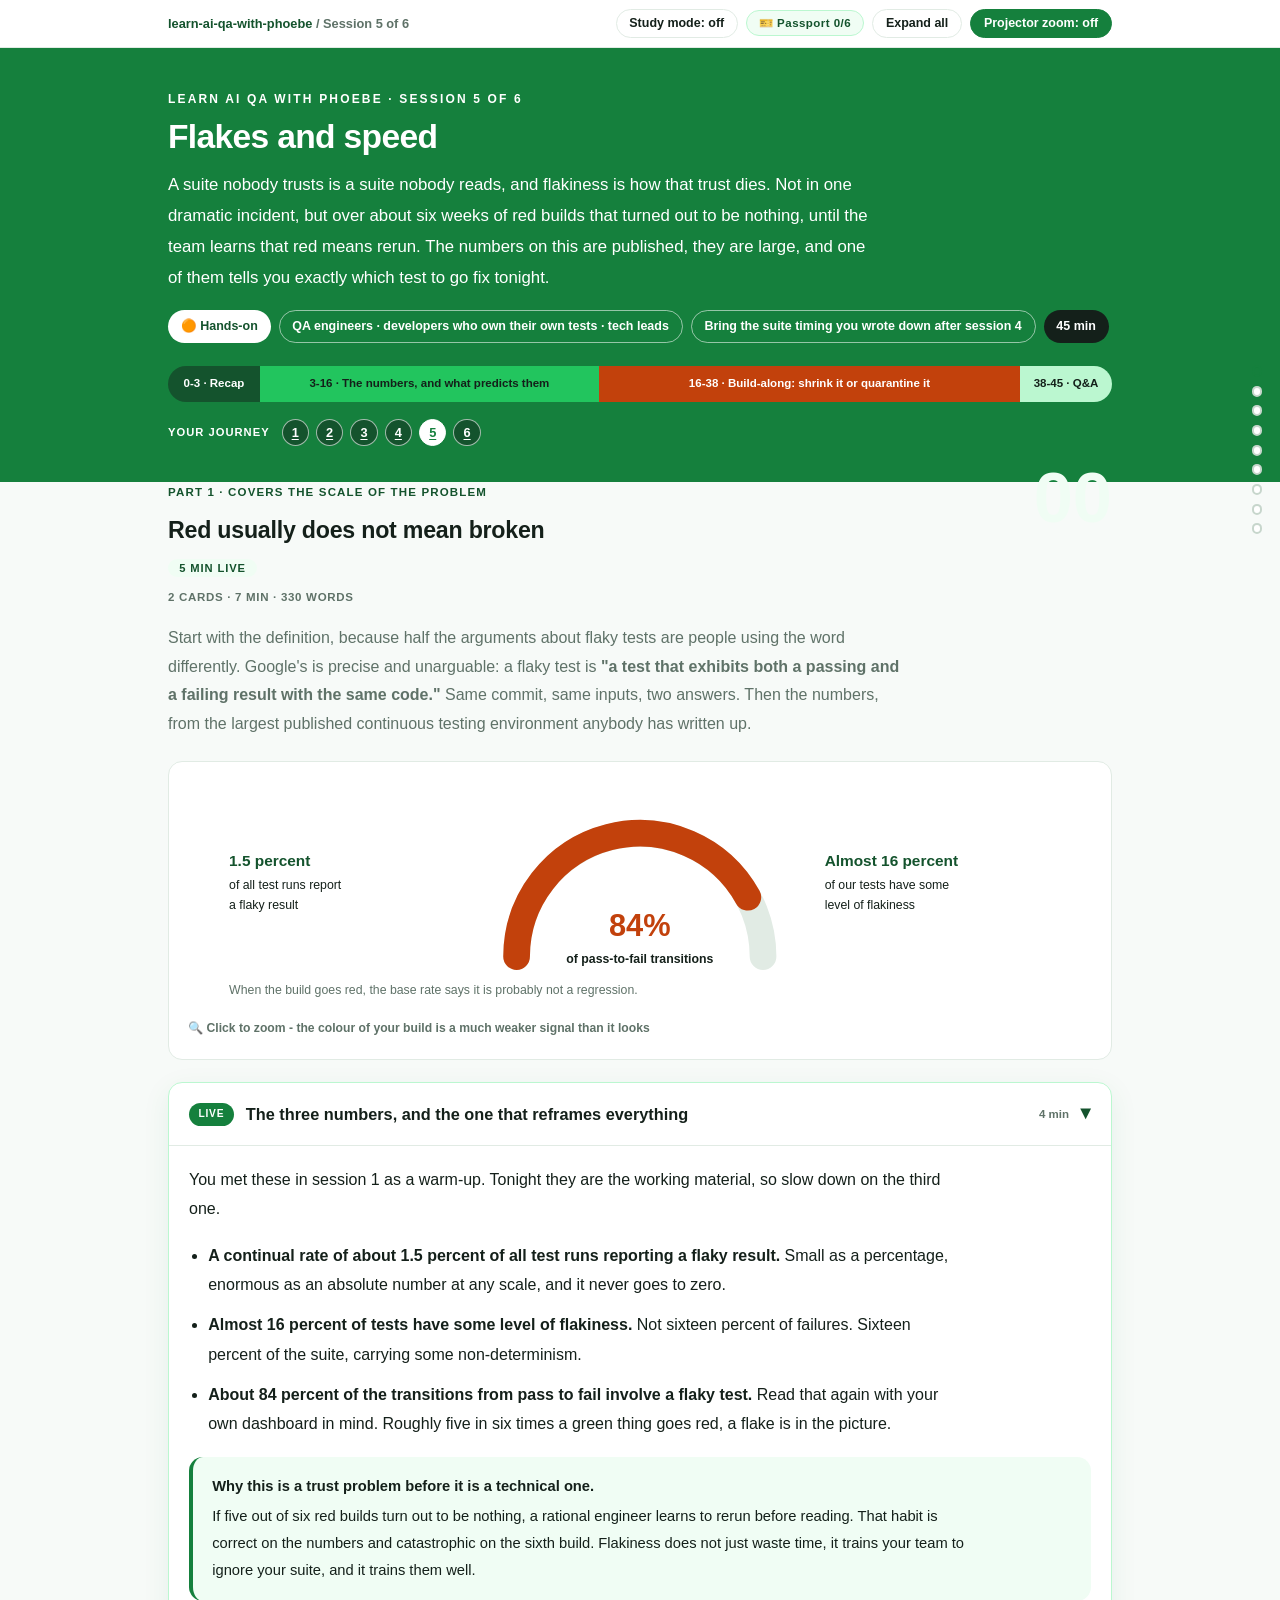
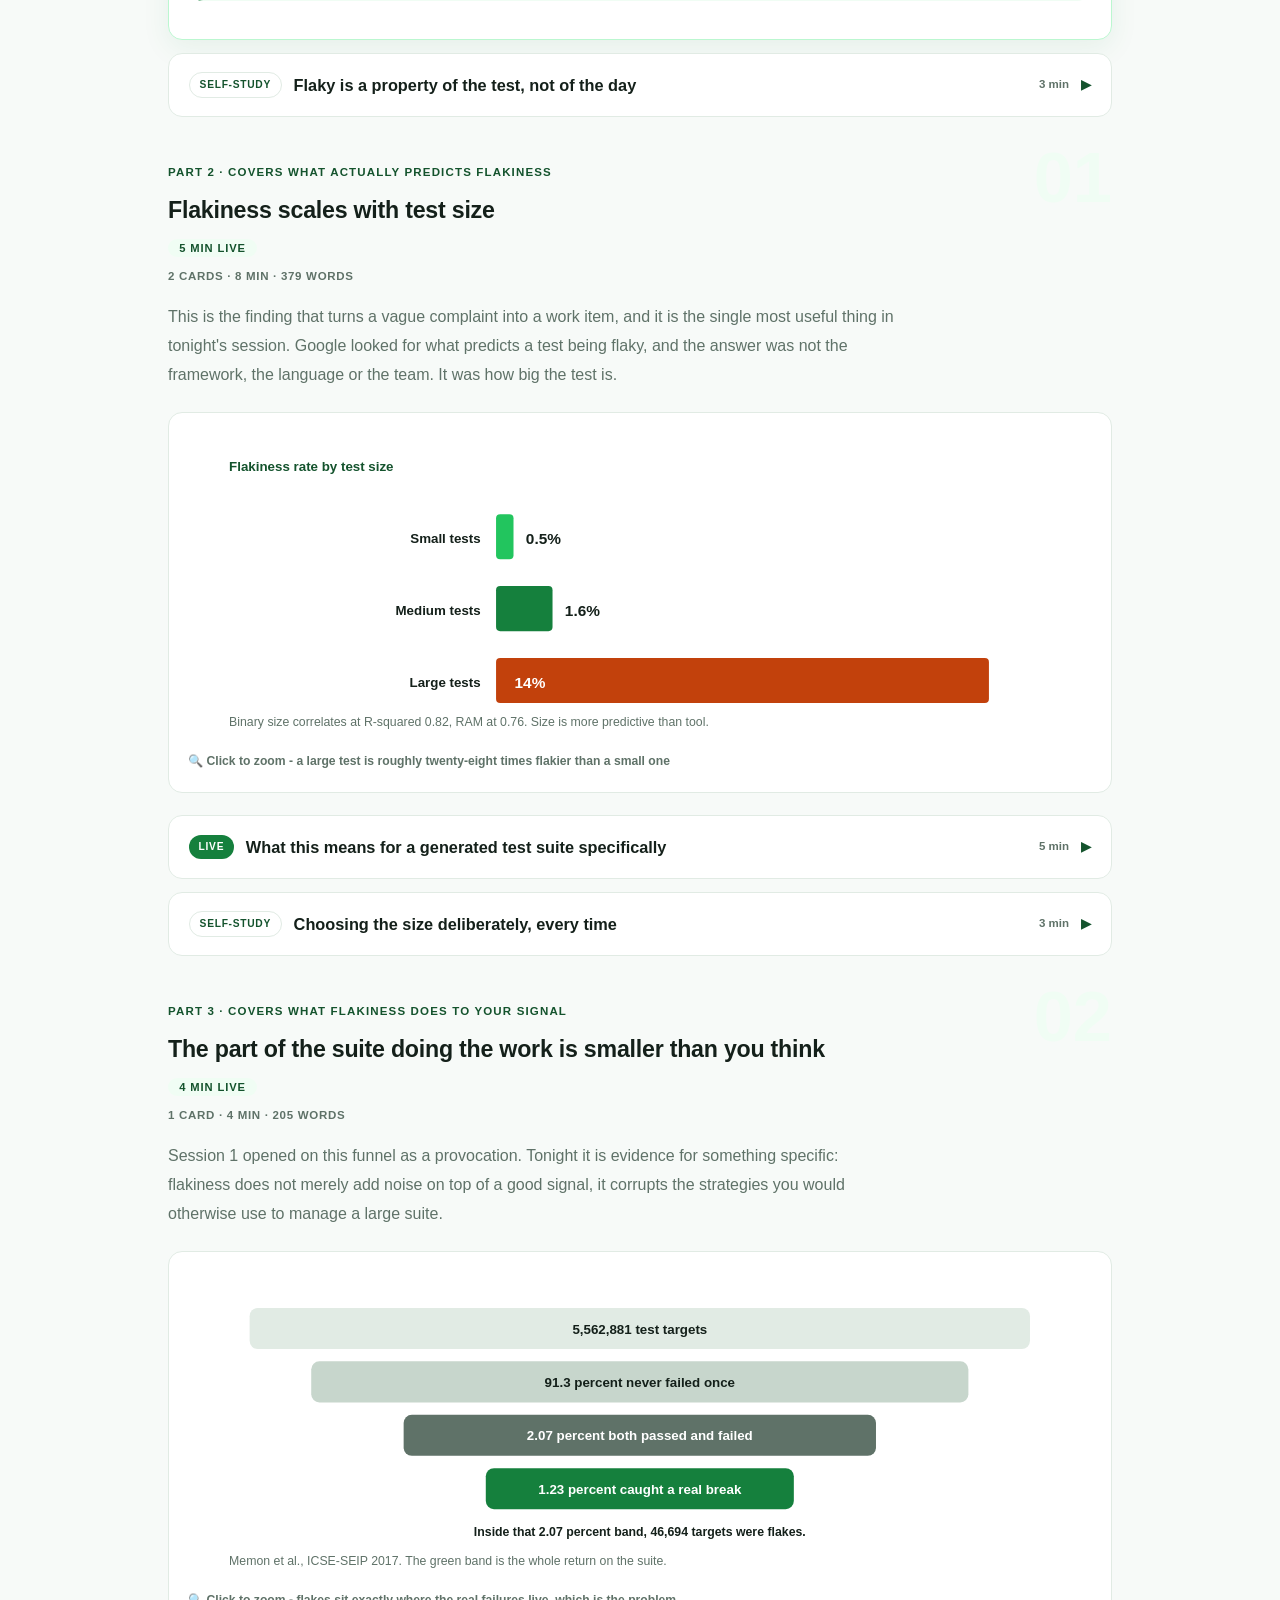
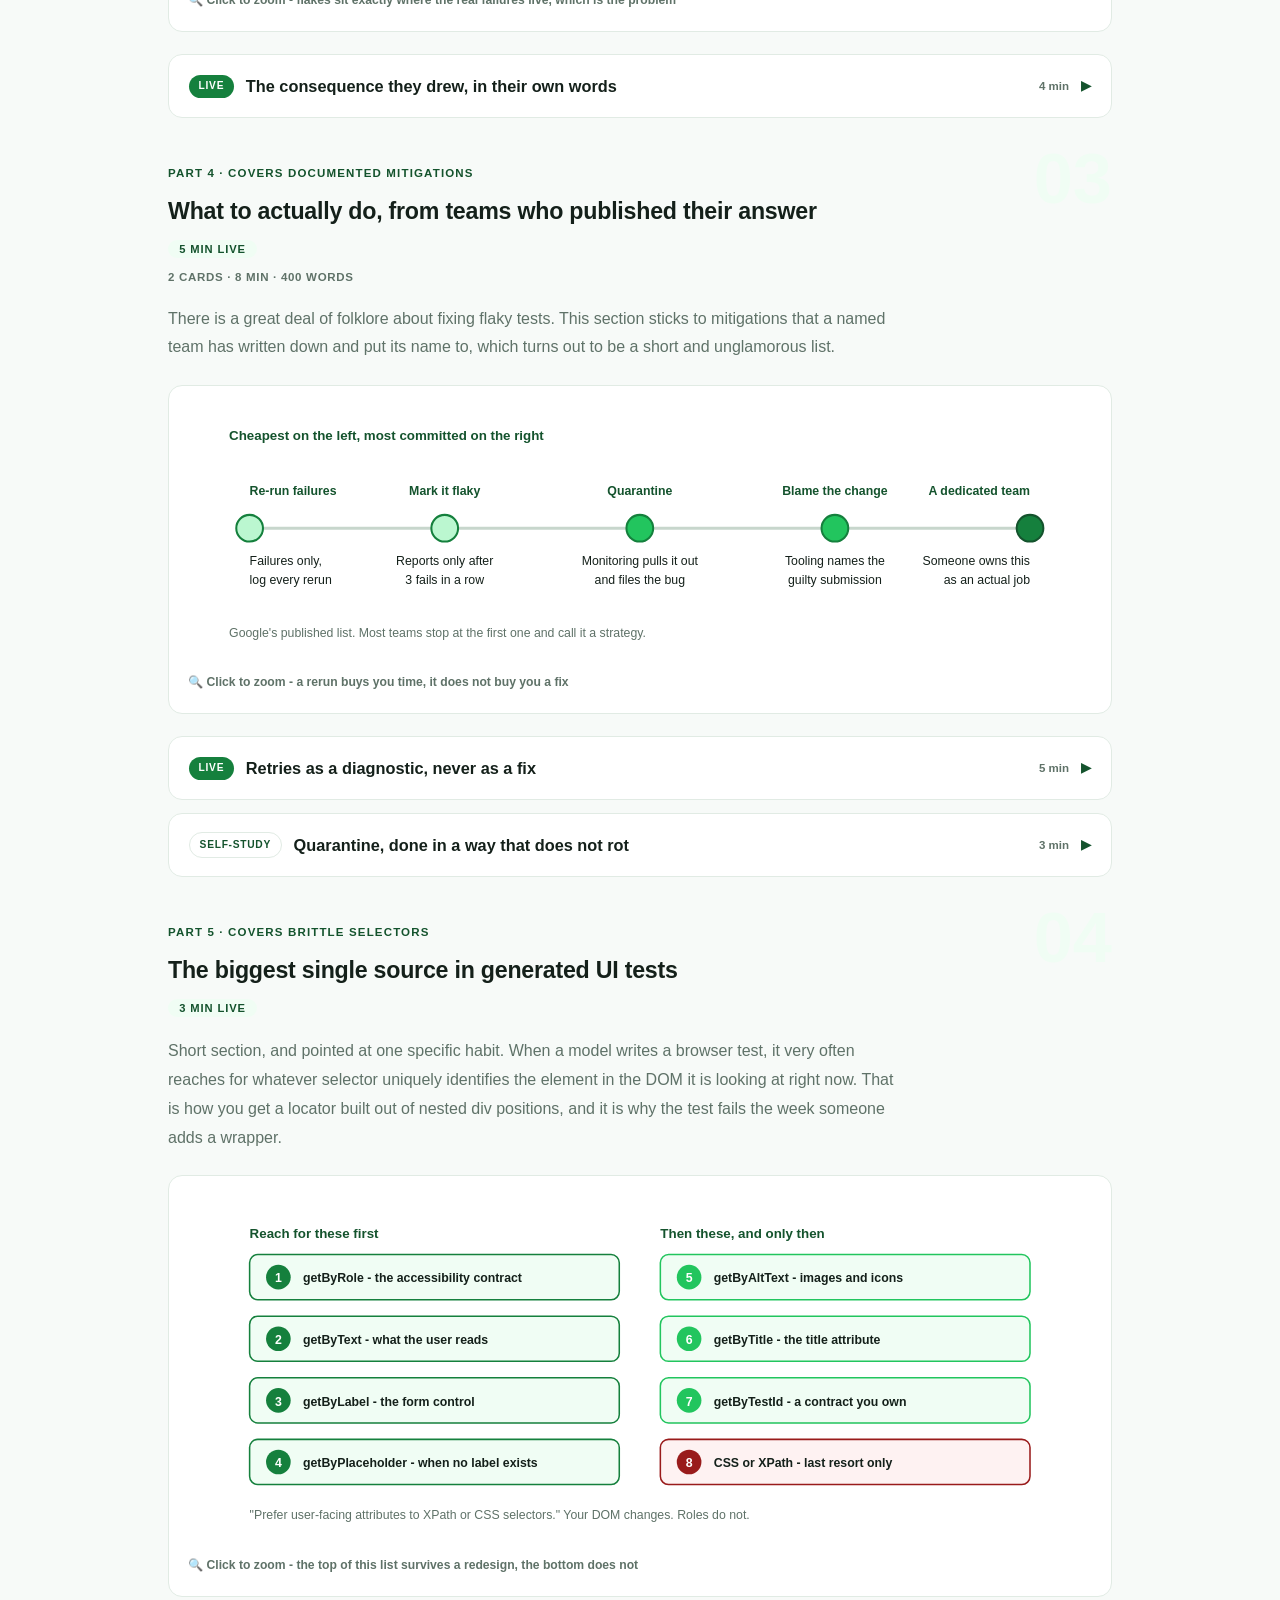
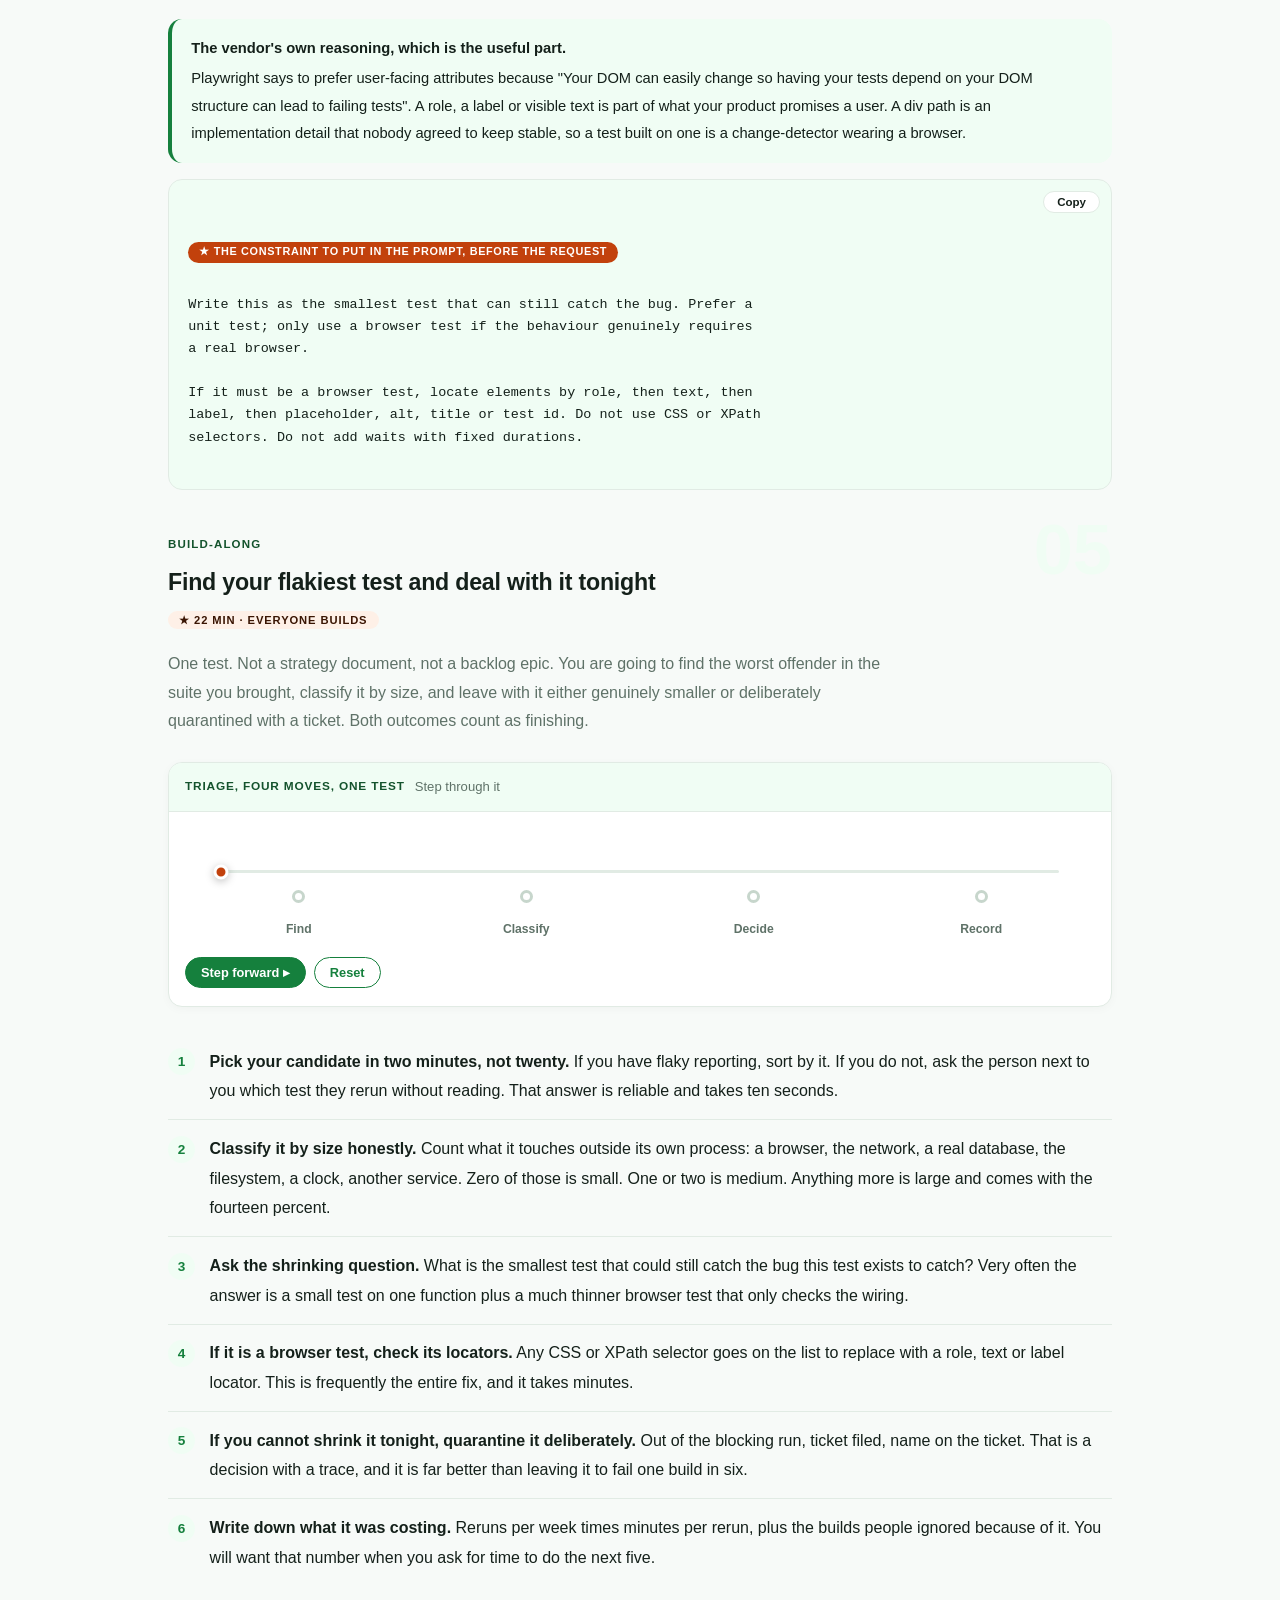
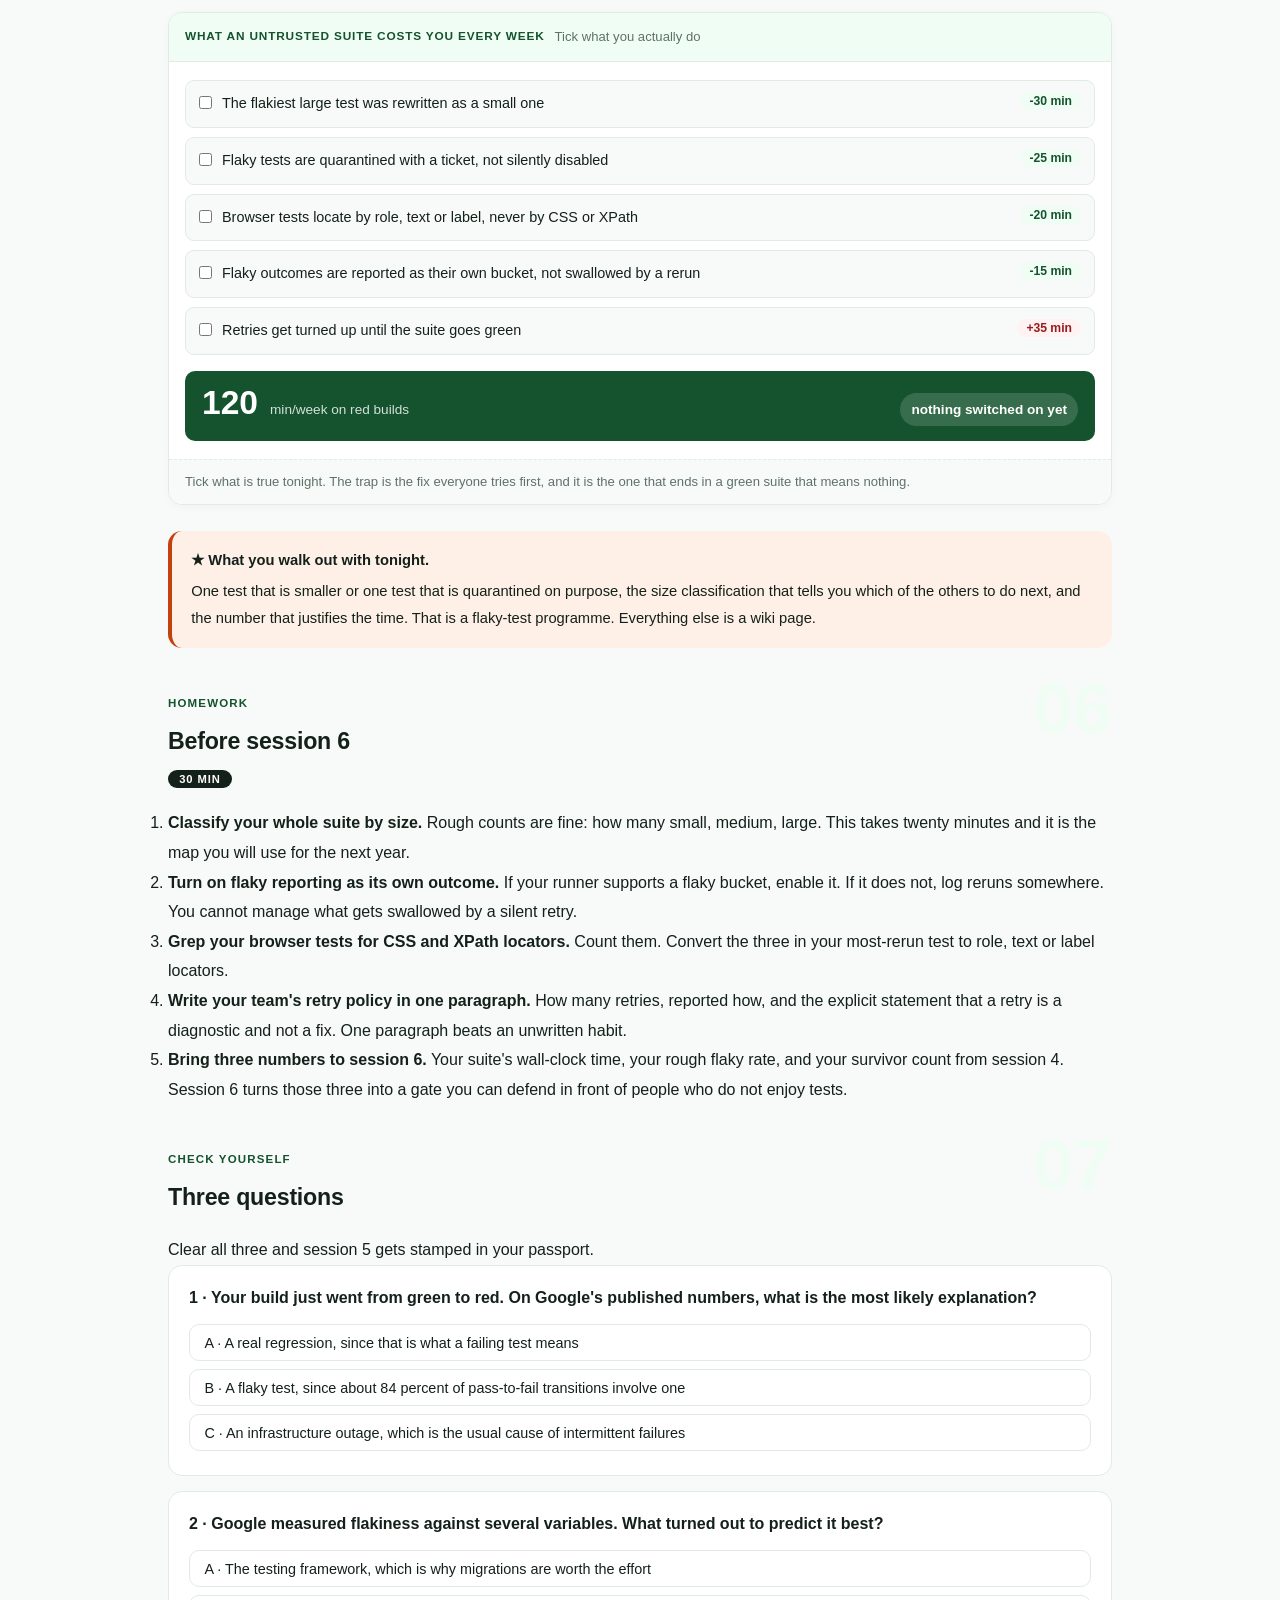
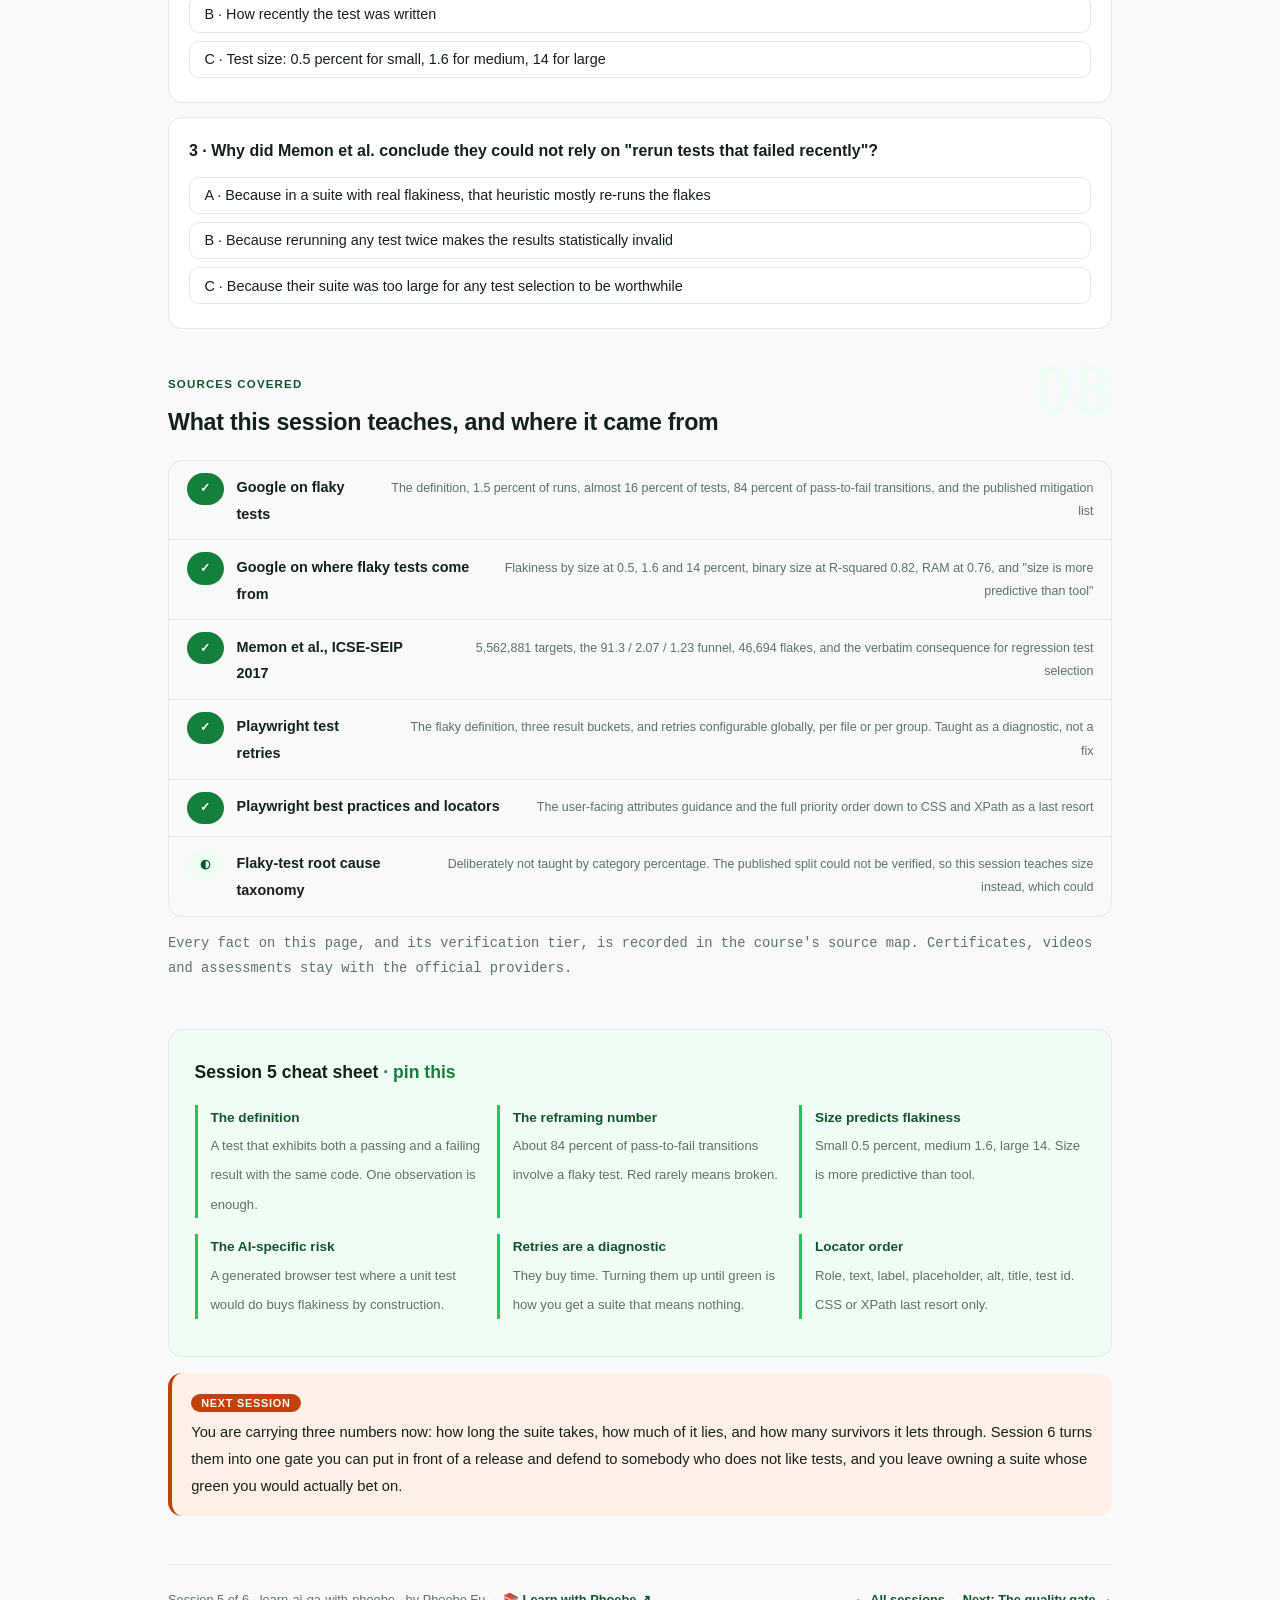
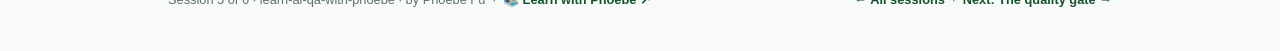
<file: courses/05-flakes-and-speed.html>
<!DOCTYPE html>
<html lang="en">
<head>
<meta charset="UTF-8">
<meta name="viewport" content="width=device-width, initial-scale=1.0">
<!-- social:start -->
<meta name="description" content="Session 5 of 6. About 84 percent of pass-to-fail transitions at Google involve a flaky test, and flakiness scales with test size: small 0.5 percent, medium 1.6 percent, large 14 percent.">
<meta property="og:type" content="article">
<meta property="og:site_name" content="Learn with Phoebe">
<meta property="og:title" content="Flakes and speed - learn ai qa with phoebe">
<meta property="og:description" content="Session 5 of 6. A suite nobody trusts is a suite nobody reads. The published numbers on flakiness, why size predicts it, and what to do tonight.">
<meta property="og:url" content="https://phoebefu6.github.io/learn-ai-qa-with-phoebe/courses/05-flakes-and-speed.html">
<meta property="og:image" content="https://phoebefu6.github.io/learn-ai-qa-with-phoebe/assets/og-cover.png">
<meta property="og:image:width" content="1200">
<meta property="og:image:height" content="630">
<meta name="twitter:card" content="summary_large_image">
<meta name="twitter:title" content="Flakes and speed - learn ai qa with phoebe">
<meta name="twitter:description" content="Session 5 of 6. Flakiness scales with test size, and that is the finding you can act on tonight.">
<meta name="twitter:image" content="https://phoebefu6.github.io/learn-ai-qa-with-phoebe/assets/og-cover.png">
<!-- social:end -->
<title>Session 5 · Flakes and speed - learn ai qa with phoebe</title>
<link rel="stylesheet" href="../assets/style.css?v=25">
</head>
<body>

<div class="toolbar">
  <div class="wrap">
    <span class="crumb"><a href="../index.html">learn-ai-qa-with-phoebe</a> / Session 5 of 6</span>
    <button class="btn" id="toggle-all" type="button">Expand all</button>
    <button class="btn primary" id="zoom-toggle" type="button">Projector zoom: off</button>
  </div>
</div>

<header class="masthead">
  <div class="wrap">
    <div class="eyebrow">Learn AI QA with Phoebe · Session 5 of 6</div>
    <h1>Flakes and <span class="accent">speed</span></h1>
    <p class="sub">A suite nobody trusts is a suite nobody reads, and flakiness is how that trust dies. Not in one dramatic incident, but over about six weeks of red builds that turned out to be nothing, until the team learns that red means rerun. The numbers on this are published, they are large, and one of them tells you exactly which test to go fix tonight.</p>
    <div class="chip-row">
      <span class="chip level">🟠 Hands-on</span>
      <span class="chip audience">QA engineers · developers who own their own tests · tech leads</span>
      <span class="chip audience">Bring the suite timing you wrote down after session 4</span>
      <span class="chip time">45 min</span>
    </div>
    <div class="agenda">
      <span class="a1" style="flex:1">0-3 · Recap</span>
      <span class="a2" style="flex:4">3-16 · The numbers, and what predicts them</span>
      <span class="a3" style="flex:5">16-38 · Build-along: shrink it or quarantine it</span>
      <span class="a4" style="flex:1">38-45 · Q&amp;A</span>
    </div>
  </div>
</header>

<main class="wrap">

  <!-- ============ PART 1 ============ -->
  <section class="section" id="part-1">
    <div class="section-kicker">
      <span class="klabel">Part 1 · covers the scale of the problem</span>
      <h2>Red usually does not mean broken</h2>
      <span class="tag concept">5 min live</span>
    </div>
    <p class="lede">Start with the definition, because half the arguments about flaky tests are people using the word differently. Google's is precise and unarguable: a flaky test is <strong>"a test that exhibits both a passing and a failing result with the same code."</strong> Same commit, same inputs, two answers. Then the numbers, from the largest published continuous testing environment anybody has written up.</p>

    <figure class="zoomable">
      <svg viewBox="0 0 880 220" xmlns="http://www.w3.org/2000/svg" role="img" aria-label="A gauge showing that about 84 percent of pass to fail transitions at Google involve a flaky test, alongside 1.5 percent of runs and 16 percent of tests">
        <style>
          .q5aB { font: 800 30px Inter, sans-serif; fill: #C2410C; }
          .q5aS { font: 600 12px Inter, sans-serif; fill: #14201A; }
          .q5aK { font: 800 15px Inter, sans-serif; fill: #14532D; }
          .q5aT { font: 400 12px Inter, sans-serif; fill: #14201A; }
          .q5aN { font: 400 12px Inter, sans-serif; fill: #5F7268; }
        </style>
        <path d="M 320 170 A 120 120 0 0 1 560 170" fill="none" stroke="#E1EBE4" stroke-width="26" stroke-linecap="round"/>
        <path d="M 320 170 A 120 120 0 0 1 545.2 112.2" fill="none" stroke="#C2410C" stroke-width="26" stroke-linecap="round"/>
        <text class="q5aB" x="440" y="150" text-anchor="middle">84%</text>
        <text class="q5aS" x="440" y="176" text-anchor="middle">of pass-to-fail transitions</text>
        <text class="q5aK" x="40" y="82">1.5 percent</text>
        <text class="q5aT" x="40" y="104">of all test runs report</text>
        <text class="q5aT" x="40" y="124">a flaky result</text>
        <text class="q5aK" x="620" y="82">Almost 16 percent</text>
        <text class="q5aT" x="620" y="104">of our tests have some</text>
        <text class="q5aT" x="620" y="124">level of flakiness</text>
        <text class="q5aN" x="40" y="206">When the build goes red, the base rate says it is probably not a regression.</text>
      </svg>
      <figcaption>🔍 Click to zoom - the colour of your build is a much weaker signal than it looks</figcaption>
    </figure>

    <details class="card" open>
      <summary><span class="mode live">Live</span>The three numbers, and the one that reframes everything<span class="mini">4 min</span><span class="caret">▶</span></summary>
      <div class="body">
        <p>You met these in session 1 as a warm-up. Tonight they are the working material, so slow down on the third one.</p>
        <ul>
          <li><strong>A continual rate of about 1.5 percent of all test runs reporting a flaky result.</strong> Small as a percentage, enormous as an absolute number at any scale, and it never goes to zero.</li>
          <li><strong>Almost 16 percent of tests have some level of flakiness.</strong> Not sixteen percent of failures. Sixteen percent of the suite, carrying some non-determinism.</li>
          <li><strong>About 84 percent of the transitions from pass to fail involve a flaky test.</strong> Read that again with your own dashboard in mind. Roughly five in six times a green thing goes red, a flake is in the picture.</li>
        </ul>
        <div class="callout tip">
          <p><strong>Why this is a trust problem before it is a technical one.</strong> If five out of six red builds turn out to be nothing, a rational engineer learns to rerun before reading. That habit is correct on the numbers and catastrophic on the sixth build. Flakiness does not just waste time, it trains your team to ignore your suite, and it trains them well.</p>
        </div>
      </div>
    </details>

    <details class="card">
      <summary><span class="mode self">Self-study</span>Flaky is a property of the test, not of the day<span class="mini">3 min</span><span class="caret">▶</span></summary>
      <div class="body">
        <p>The definition rules out the two most common excuses. It says <em>with the same code</em>, so "the environment was weird" does not make a test not flaky. That is exactly what flakiness is: sensitivity to something that is not the code under test. Infrastructure, clocks, ordering, network, available memory, whatever it happens to be.</p>
        <p>It also rules out the reverse move. A test that fails once and passes on rerun has demonstrated both results on the same commit. It is flaky now, by definition, whether or not you can explain it yet. Not being able to reproduce it is a fact about your tooling, not evidence of innocence.</p>
        <p>The practical consequence is that "flaky" is a label you can apply immediately and confidently on one observation. You do not have to win a diagnosis argument first, which matters, because the diagnosis argument is where flaky-test work goes to die.</p>
      </div>
    </details>
  </section>

  <!-- ============ PART 2 ============ -->
  <section class="section" id="part-2">
    <div class="section-kicker">
      <span class="klabel">Part 2 · covers what actually predicts flakiness</span>
      <h2>Flakiness scales with test size</h2>
      <span class="tag concept">5 min live</span>
    </div>
    <p class="lede">This is the finding that turns a vague complaint into a work item, and it is the single most useful thing in tonight's session. Google looked for what predicts a test being flaky, and the answer was not the framework, the language or the team. It was how big the test is.</p>

    <figure class="zoomable">
      <svg viewBox="0 0 880 300" xmlns="http://www.w3.org/2000/svg" role="img" aria-label="Flakiness rate by test size at Google: small tests 0.5 percent, medium tests 1.6 percent, large tests 14 percent">
        <style>
          .q5bL { font: 700 13px Inter, sans-serif; fill: #14201A; }
          .q5bV { font: 800 15px Inter, sans-serif; fill: #14201A; }
          .q5bW { font: 800 15px Inter, sans-serif; fill: #fff; }
          .q5bN { font: 400 12px Inter, sans-serif; fill: #5F7268; }
          .q5bT { font: 700 13px Inter, sans-serif; fill: #14532D; }
        </style>
        <text class="q5bT" x="40" y="38">Flakiness rate by test size</text>
        <text class="q5bL" x="285" y="108" text-anchor="end">Small tests</text>
        <rect x="300" y="80" width="17" height="44" rx="4" fill="#22C55E"/>
        <text class="q5bV" x="329" y="109">0.5%</text>
        <text class="q5bL" x="285" y="178" text-anchor="end">Medium tests</text>
        <rect x="300" y="150" width="55" height="44" rx="4" fill="#15803D"/>
        <text class="q5bV" x="367" y="179">1.6%</text>
        <text class="q5bL" x="285" y="248" text-anchor="end">Large tests</text>
        <rect x="300" y="220" width="480" height="44" rx="4" fill="#C2410C"/>
        <text class="q5bW" x="318" y="249">14%</text>
        <text class="q5bN" x="40" y="286">Binary size correlates at R-squared 0.82, RAM at 0.76. Size is more predictive than tool.</text>
      </svg>
      <figcaption>🔍 Click to zoom - a large test is roughly twenty-eight times flakier than a small one</figcaption>
    </figure>

    <details class="card">
      <summary><span class="mode live">Live</span>What this means for a generated test suite specifically<span class="mini">5 min</span><span class="caret">▶</span></summary>
      <div class="body">
        <p>Take the three numbers seriously as a ratio, not just as a ranking. Small 0.5 percent, medium 1.6, large 14. Moving one test from large to small is not a marginal improvement in reliability, it is close to two orders of magnitude.</p>
        <p>Google's supporting evidence is that binary size correlates with flakiness at <strong>R-squared 0.82</strong> and memory at <strong>0.76</strong>, and their own conclusion is blunt: <strong>"size is more predictive than tool"</strong>. Whatever framework you migrate to, you carry your flakiness with you if the tests stay the same shape.</p>
        <div class="callout example">
          <span class="ex-pill">Real world</span>
          <p>Here is where this collides with the subject of this course. Ask a model to "write a test for the checkout discount rule" without constraining it, and there is a good chance you get a browser test: launch the app, click through to checkout, add an item, read the total off the page. It is a perfectly reasonable-looking test. It is also large by every definition Google uses, and you have just bought a fourteen percent flakiness rate to verify a piece of arithmetic that a small test would have pinned down deterministically in four milliseconds.</p>
        </div>
        <p><strong>The rule to take back to your team.</strong> AI that reaches for a browser test where a unit test would do is buying flakiness by construction. Not by writing bad code, not by hallucinating, simply by choosing the wrong size. So constrain the size in the prompt, and review generated tests for size before you review them for correctness. Size is the cheaper thing to check and the more expensive thing to get wrong.</p>
      </div>
    </details>

    <details class="card">
      <summary><span class="mode self">Self-study</span>Choosing the size deliberately, every time<span class="mini">3 min</span><span class="caret">▶</span></summary>
      <div class="body">
        <p>None of this says browser tests are bad. It says they are expensive in a currency most teams do not price, and that the price should be paid on purpose. Some behaviour genuinely only exists in a real browser, and for that behaviour a large test is the right instrument.</p>
        <p>The question to ask of every test, generated or hand-written, is simply: <strong>what is the smallest test that could still catch this?</strong> If the answer is smaller than what you have, you are paying a flakiness premium for nothing. Ask it during review, while changing the answer is cheap. Asking it six months later means a rewrite, and rewrites of tests are the work that never gets prioritised.</p>
      </div>
    </details>
  </section>

  <!-- ============ PART 3 ============ -->
  <section class="section" id="part-3">
    <div class="section-kicker">
      <span class="klabel">Part 3 · covers what flakiness does to your signal</span>
      <h2>The part of the suite doing the work is smaller than you think</h2>
      <span class="tag concept">4 min live</span>
    </div>
    <p class="lede">Session 1 opened on this funnel as a provocation. Tonight it is evidence for something specific: flakiness does not merely add noise on top of a good signal, it corrupts the strategies you would otherwise use to manage a large suite.</p>

    <figure class="zoomable">
      <svg viewBox="0 0 880 300" xmlns="http://www.w3.org/2000/svg" role="img" aria-label="Of 5,562,881 Google test targets, 91.3 percent never failed, 2.07 percent both passed and failed, and only 1.23 percent ever caught a real developer-introduced breakage">
        <style>
          .q5cT { font: 700 13px Inter, sans-serif; fill: #14201A; }
          .q5cW { font: 700 13px Inter, sans-serif; fill: #fff; }
          .q5cM { font: 600 12px Inter, sans-serif; fill: #14201A; }
          .q5cN { font: 400 12px Inter, sans-serif; fill: #5F7268; }
        </style>
        <rect x="60" y="36" width="760" height="40" rx="8" fill="#E1EBE4"/>
        <text class="q5cT" x="440" y="61" text-anchor="middle">5,562,881 test targets</text>
        <rect x="120" y="88" width="640" height="40" rx="8" fill="#C7D6CC"/>
        <text class="q5cT" x="440" y="113" text-anchor="middle">91.3 percent never failed once</text>
        <rect x="210" y="140" width="460" height="40" rx="8" fill="#5F7268"/>
        <text class="q5cW" x="440" y="165" text-anchor="middle">2.07 percent both passed and failed</text>
        <rect x="290" y="192" width="300" height="40" rx="8" fill="#15803D"/>
        <text class="q5cW" x="440" y="217" text-anchor="middle">1.23 percent caught a real break</text>
        <text class="q5cM" x="440" y="258" text-anchor="middle">Inside that 2.07 percent band, 46,694 targets were flakes.</text>
        <text class="q5cN" x="40" y="286">Memon et al., ICSE-SEIP 2017. The green band is the whole return on the suite.</text>
      </svg>
      <figcaption>🔍 Click to zoom - flakes sit exactly where the real failures live, which is the problem</figcaption>
    </figure>

    <details class="card">
      <summary><span class="mode live">Live</span>The consequence they drew, in their own words<span class="mini">4 min</span><span class="caret">▶</span></summary>
      <div class="body">
        <p>The funnel is striking, but the operational finding underneath it is the one to take home. Once flakes make up most of your recently-failing tests, the obvious optimisation stops working.</p>
        <div class="prompt-box bad">
          <span class="label">✗ The heuristic that stops working</span>
Memon et al., ICSE-SEIP 2017, on 5,562,881 test targets:

91.3 percent never failed once.
2.07 percent both passed and failed at some point.
Of those, 46,694 were flakes.
Only 1.23 percent ever caught a developer-introduced breakage.

"we could not rely on regression test selection heuristics such as
'rerun tests that failed recently' as we would end up mostly
re-running flaky tests."
        </div>
        <p>"Rerun tests that failed recently" is a sensible instinct and it is what almost every hand-rolled test-selection script does. The finding is that in a suite with real flakiness, that heuristic mostly selects your flakes, because flakes fail more often than real regressions do. You have built a system that spends its budget re-running the tests least likely to tell you anything.</p>
        <p>Which closes the loop with Part 2. Flakiness is not an annoyance sitting alongside your test strategy. It is an input to your test strategy, and if you do not measure it, the optimisations you layer on top will quietly point in the wrong direction.</p>
      </div>
    </details>
  </section>

  <!-- ============ PART 4 ============ -->
  <section class="section" id="part-4">
    <div class="section-kicker">
      <span class="klabel">Part 4 · covers documented mitigations</span>
      <h2>What to actually do, from teams who published their answer</h2>
      <span class="tag concept">5 min live</span>
    </div>
    <p class="lede">There is a great deal of folklore about fixing flaky tests. This section sticks to mitigations that a named team has written down and put its name to, which turns out to be a short and unglamorous list.</p>

    <figure class="zoomable">
      <svg viewBox="0 0 880 250" xmlns="http://www.w3.org/2000/svg" role="img" aria-label="Five documented mitigations for flaky tests, from rerunning only failing tests through to a dedicated team">
        <style>
          .q5dH { font: 700 12px Inter, sans-serif; fill: #14532D; }
          .q5dC { font: 400 12px Inter, sans-serif; fill: #14201A; }
          .q5dN { font: 400 12px Inter, sans-serif; fill: #5F7268; }
          .q5dT { font: 700 13px Inter, sans-serif; fill: #14532D; }
        </style>
        <text class="q5dT" x="40" y="34">Cheapest on the left, most committed on the right</text>
        <line x1="60" y1="120" x2="820" y2="120" stroke="#C7D6CC" stroke-width="3"/>
        <circle cx="60" cy="120" r="13" fill="#BBF7D0" stroke="#15803D" stroke-width="2"/>
        <circle cx="250" cy="120" r="13" fill="#BBF7D0" stroke="#15803D" stroke-width="2"/>
        <circle cx="440" cy="120" r="13" fill="#22C55E" stroke="#15803D" stroke-width="2"/>
        <circle cx="630" cy="120" r="13" fill="#22C55E" stroke="#15803D" stroke-width="2"/>
        <circle cx="820" cy="120" r="13" fill="#15803D" stroke="#14532D" stroke-width="2"/>
        <text class="q5dH" x="60" y="88" text-anchor="start">Re-run failures</text>
        <text class="q5dC" x="60" y="156" text-anchor="start">Failures only,</text>
        <text class="q5dC" x="60" y="174" text-anchor="start">log every rerun</text>
        <text class="q5dH" x="250" y="88" text-anchor="middle">Mark it flaky</text>
        <text class="q5dC" x="250" y="156" text-anchor="middle">Reports only after</text>
        <text class="q5dC" x="250" y="174" text-anchor="middle">3 fails in a row</text>
        <text class="q5dH" x="440" y="88" text-anchor="middle">Quarantine</text>
        <text class="q5dC" x="440" y="156" text-anchor="middle">Monitoring pulls it out</text>
        <text class="q5dC" x="440" y="174" text-anchor="middle">and files the bug</text>
        <text class="q5dH" x="630" y="88" text-anchor="middle">Blame the change</text>
        <text class="q5dC" x="630" y="156" text-anchor="middle">Tooling names the</text>
        <text class="q5dC" x="630" y="174" text-anchor="middle">guilty submission</text>
        <text class="q5dH" x="820" y="88" text-anchor="end">A dedicated team</text>
        <text class="q5dC" x="820" y="156" text-anchor="end">Someone owns this</text>
        <text class="q5dC" x="820" y="174" text-anchor="end">as an actual job</text>
        <text class="q5dN" x="40" y="226">Google's published list. Most teams stop at the first one and call it a strategy.</text>
      </svg>
      <figcaption>🔍 Click to zoom - a rerun buys you time, it does not buy you a fix</figcaption>
    </figure>

    <details class="card">
      <summary><span class="mode live">Live</span>Retries as a diagnostic, never as a fix<span class="mini">5 min</span><span class="caret">▶</span></summary>
      <div class="body">
        <p>Playwright ships the most clearly specified retry model of the mainstream runners, and its definition is worth adopting whatever tool you use: a flaky test is one that <strong>"failed on the first run, but passed when retried"</strong>. Results land in three buckets rather than two, and retries are configurable globally, per file, or per group.</p>
        <p>Note what that gives you that a plain rerun does not. A silent rerun turns a flake into a pass and the information disappears. A runner that reports "flaky" as its own outcome turns every rerun into a measurement, and measurements accumulate into a list of your worst tests without anyone doing extra work.</p>
        <div class="callout tip">
          <p><strong>The line to hold in review.</strong> Retries are a diagnostic that buys you time. They are not a fix. Turning retries up until the suite goes green is the single fastest way to arrive at a suite that is always green and means nothing, which is the same failure this course opened with, reached by a different road.</p>
        </div>
        <p>Google's own framing of the marking mitigation is worth borrowing too: a test marked flaky reports failure only after failing <strong>three times in a row</strong>. That is honest about what it is. It is not claiming the test is fixed, it is trading a defined amount of sensitivity for a defined amount of noise, and writing the trade down where everyone can see it.</p>
      </div>
    </details>

    <details class="card">
      <summary><span class="mode self">Self-study</span>Quarantine, done in a way that does not rot<span class="mini">3 min</span><span class="caret">▶</span></summary>
      <div class="body">
        <p>Quarantine is the most useful of these and the easiest to do badly. Done well it means: the test is pulled out of the blocking run, a bug is filed automatically, and the quarantine list is visible and small. Done badly it means a test was disabled once, nobody filed anything, and two years later nobody remembers whether that behaviour is covered at all.</p>
        <p>Two rules keep it honest. Every quarantined test has a ticket, and the quarantine list has a length somebody is embarrassed by. Google pairs quarantine with automated monitoring and bug filing precisely so the decision leaves a trace. A quarantine with no trace is just a deletion with extra steps.</p>
        <p>The other piece of their list that most teams never build is tooling to identify the submission that changed a test's flakiness. It sounds exotic, but the cheap version is within reach: record the flaky outcome with a commit, and you can at least bisect when a test starts misbehaving instead of arguing about it.</p>
      </div>
    </details>
  </section>

  <!-- ============ PART 5 ============ -->
  <section class="section" id="part-5">
    <div class="section-kicker">
      <span class="klabel">Part 5 · covers brittle selectors</span>
      <h2>The biggest single source in generated UI tests</h2>
      <span class="tag concept">3 min live</span>
    </div>
    <p class="lede">Short section, and pointed at one specific habit. When a model writes a browser test, it very often reaches for whatever selector uniquely identifies the element in the DOM it is looking at right now. That is how you get a locator built out of nested div positions, and it is why the test fails the week someone adds a wrapper.</p>

    <figure class="zoomable">
      <svg viewBox="0 0 880 340" xmlns="http://www.w3.org/2000/svg" role="img" aria-label="Playwright locator priority order from getByRole down to CSS or XPath as a last resort">
        <style>
          .q5eT { font: 700 13px Inter, sans-serif; fill: #14532D; }
          .q5eB { font: 600 12px Inter, sans-serif; fill: #14201A; }
          .q5eD { font: 800 12px Inter, sans-serif; fill: #fff; }
          .q5eN { font: 400 12px Inter, sans-serif; fill: #5F7268; }
        </style>
        <text class="q5eT" x="60" y="42">Reach for these first</text>
        <text class="q5eT" x="460" y="42">Then these, and only then</text>
        <rect x="60" y="58" width="360" height="44" rx="8" fill="#F0FDF4" stroke="#15803D" stroke-width="1.5"/>
        <circle cx="88" cy="80" r="12" fill="#15803D"/>
        <text class="q5eD" x="88" y="85" text-anchor="middle">1</text>
        <text class="q5eB" x="112" y="85">getByRole - the accessibility contract</text>
        <rect x="60" y="118" width="360" height="44" rx="8" fill="#F0FDF4" stroke="#15803D" stroke-width="1.5"/>
        <circle cx="88" cy="140" r="12" fill="#15803D"/>
        <text class="q5eD" x="88" y="145" text-anchor="middle">2</text>
        <text class="q5eB" x="112" y="145">getByText - what the user reads</text>
        <rect x="60" y="178" width="360" height="44" rx="8" fill="#F0FDF4" stroke="#15803D" stroke-width="1.5"/>
        <circle cx="88" cy="200" r="12" fill="#15803D"/>
        <text class="q5eD" x="88" y="205" text-anchor="middle">3</text>
        <text class="q5eB" x="112" y="205">getByLabel - the form control</text>
        <rect x="60" y="238" width="360" height="44" rx="8" fill="#F0FDF4" stroke="#15803D" stroke-width="1.5"/>
        <circle cx="88" cy="260" r="12" fill="#15803D"/>
        <text class="q5eD" x="88" y="265" text-anchor="middle">4</text>
        <text class="q5eB" x="112" y="265">getByPlaceholder - when no label exists</text>
        <rect x="460" y="58" width="360" height="44" rx="8" fill="#F0FDF4" stroke="#22C55E" stroke-width="1.5"/>
        <circle cx="488" cy="80" r="12" fill="#22C55E"/>
        <text class="q5eD" x="488" y="85" text-anchor="middle">5</text>
        <text class="q5eB" x="512" y="85">getByAltText - images and icons</text>
        <rect x="460" y="118" width="360" height="44" rx="8" fill="#F0FDF4" stroke="#22C55E" stroke-width="1.5"/>
        <circle cx="488" cy="140" r="12" fill="#22C55E"/>
        <text class="q5eD" x="488" y="145" text-anchor="middle">6</text>
        <text class="q5eB" x="512" y="145">getByTitle - the title attribute</text>
        <rect x="460" y="178" width="360" height="44" rx="8" fill="#F0FDF4" stroke="#22C55E" stroke-width="1.5"/>
        <circle cx="488" cy="200" r="12" fill="#22C55E"/>
        <text class="q5eD" x="488" y="205" text-anchor="middle">7</text>
        <text class="q5eB" x="512" y="205">getByTestId - a contract you own</text>
        <rect x="460" y="238" width="360" height="44" rx="8" fill="#FEF2F2" stroke="#991B1B" stroke-width="1.5"/>
        <circle cx="488" cy="260" r="12" fill="#991B1B"/>
        <text class="q5eD" x="488" y="265" text-anchor="middle">8</text>
        <text class="q5eB" x="512" y="265" fill="#991B1B">CSS or XPath - last resort only</text>
        <text class="q5eN" x="60" y="316">"Prefer user-facing attributes to XPath or CSS selectors." Your DOM changes. Roles do not.</text>
      </svg>
      <figcaption>🔍 Click to zoom - the top of this list survives a redesign, the bottom does not</figcaption>
    </figure>

    <div class="callout tip">
      <p><strong>The vendor's own reasoning, which is the useful part.</strong> Playwright says to prefer user-facing attributes because "Your DOM can easily change so having your tests depend on your DOM structure can lead to failing tests". A role, a label or visible text is part of what your product promises a user. A div path is an implementation detail that nobody agreed to keep stable, so a test built on one is a change-detector wearing a browser.</p>
    </div>

    <div class="prompt-box good">
      <span class="label">★ The constraint to put in the prompt, before the request</span>
Write this as the smallest test that can still catch the bug. Prefer a
unit test; only use a browser test if the behaviour genuinely requires
a real browser.

If it must be a browser test, locate elements by role, then text, then
label, then placeholder, alt, title or test id. Do not use CSS or XPath
selectors. Do not add waits with fixed durations.
    </div>
  </section>

  <!-- ============ BUILD-ALONG ============ -->
  <section class="section" id="demo-5">
    <div class="section-kicker">
      <span class="klabel">Build-along</span>
      <h2>Find your flakiest test and deal with it tonight</h2>
      <span class="tag demo">★ 22 min · everyone builds</span>
    </div>
    <p class="lede">One test. Not a strategy document, not a backlog epic. You are going to find the worst offender in the suite you brought, classify it by size, and leave with it either genuinely smaller or deliberately quarantined with a ticket. Both outcomes count as finishing.</p>

    <div class="tick" data-stages="Find|Classify|Decide|Record" data-title="Triage, four moves, one test">
      <p class="tick-note" data-stage="0"><b>Find.</b> Whatever history you have: CI reruns, the test everyone reruns by reflex, the slowest test you timed after session 4. Start there, they are usually the same test.</p>
      <p class="tick-note" data-stage="1"><b>Classify.</b> Small, medium or large. Does it touch a real browser, a real network, a real database, another process? Each yes moves it up a size.</p>
      <p class="tick-note" data-stage="2"><b>Decide.</b> Shrink it, or quarantine it on purpose. Deciding not to decide is what leaves it failing intermittently for another year.</p>
      <p class="tick-note" data-stage="3"><b>Record.</b> A ticket if quarantined, a note on what got smaller if shrunk. Untraced decisions become somebody else's mystery.</p>
    </div>

    <div class="steps">
      <div class="step"><p><strong>Pick your candidate in two minutes, not twenty.</strong> If you have flaky reporting, sort by it. If you do not, ask the person next to you which test they rerun without reading. That answer is reliable and takes ten seconds.</p></div>
      <div class="step"><p><strong>Classify it by size honestly.</strong> Count what it touches outside its own process: a browser, the network, a real database, the filesystem, a clock, another service. Zero of those is small. One or two is medium. Anything more is large and comes with the fourteen percent.</p></div>
      <div class="step"><p><strong>Ask the shrinking question.</strong> What is the smallest test that could still catch the bug this test exists to catch? Very often the answer is a small test on one function plus a much thinner browser test that only checks the wiring.</p></div>
      <div class="step"><p><strong>If it is a browser test, check its locators.</strong> Any CSS or XPath selector goes on the list to replace with a role, text or label locator. This is frequently the entire fix, and it takes minutes.</p></div>
      <div class="step"><p><strong>If you cannot shrink it tonight, quarantine it deliberately.</strong> Out of the blocking run, ticket filed, name on the ticket. That is a decision with a trace, and it is far better than leaving it to fail one build in six.</p></div>
      <div class="step"><p><strong>Write down what it was costing.</strong> Reruns per week times minutes per rerun, plus the builds people ignored because of it. You will want that number when you ask for time to do the next five.</p></div>
    </div>

    <div class="stakes" data-base="120" data-unit="min/week on red builds" data-lower-is-better="1"
         data-title="What an untrusted suite costs you every week" data-foot="Tick what is true tonight. The trap is the fix everyone tries first, and it is the one that ends in a green suite that means nothing.">
      <label><input type="checkbox" data-delta="-30"> The flakiest large test was rewritten as a small one</label>
      <label><input type="checkbox" data-delta="-25"> Flaky tests are quarantined with a ticket, not silently disabled</label>
      <label><input type="checkbox" data-delta="-20"> Browser tests locate by role, text or label, never by CSS or XPath</label>
      <label><input type="checkbox" data-delta="-15"> Flaky outcomes are reported as their own bucket, not swallowed by a rerun</label>
      <label><input type="checkbox" data-delta="35" data-trap="1"> Retries get turned up until the suite goes green</label>
    </div>

    <div class="callout win">
      <p><strong>★ What you walk out with tonight.</strong> One test that is smaller or one test that is quarantined on purpose, the size classification that tells you which of the others to do next, and the number that justifies the time. That is a flaky-test programme. Everything else is a wiki page.</p>
    </div>
  </section>

  <!-- ============ HOMEWORK ============ -->
  <section class="section" id="exercise">
    <div class="section-kicker">
      <span class="klabel">Homework</span>
      <h2>Before session 6</h2>
      <span class="tag exercise">30 min</span>
    </div>
    <ol>
      <li><strong>Classify your whole suite by size.</strong> Rough counts are fine: how many small, medium, large. This takes twenty minutes and it is the map you will use for the next year.</li>
      <li><strong>Turn on flaky reporting as its own outcome.</strong> If your runner supports a flaky bucket, enable it. If it does not, log reruns somewhere. You cannot manage what gets swallowed by a silent retry.</li>
      <li><strong>Grep your browser tests for CSS and XPath locators.</strong> Count them. Convert the three in your most-rerun test to role, text or label locators.</li>
      <li><strong>Write your team's retry policy in one paragraph.</strong> How many retries, reported how, and the explicit statement that a retry is a diagnostic and not a fix. One paragraph beats an unwritten habit.</li>
      <li><strong>Bring three numbers to session 6.</strong> Your suite's wall-clock time, your rough flaky rate, and your survivor count from session 4. Session 6 turns those three into a gate you can defend in front of people who do not enjoy tests.</li>
    </ol>
  </section>

  <!-- ============ QUIZ ============ -->
  <section class="section" id="quiz">
    <div class="section-kicker">
      <span class="klabel">Check yourself</span>
      <h2>Three questions</h2>
    </div>
    <p>Clear all three and session 5 gets stamped in your passport.</p>

    <div class="quiz-q" data-answer="1">
      <p class="qtext">1 · Your build just went from green to red. On Google's published numbers, what is the most likely explanation?</p>
      <button class="qopt" type="button">A · A real regression, since that is what a failing test means</button>
      <button class="qopt" type="button">B · A flaky test, since about 84 percent of pass-to-fail transitions involve one</button>
      <button class="qopt" type="button">C · An infrastructure outage, which is the usual cause of intermittent failures</button>
      <p class="qwhy">Roughly five in six red transitions involve a flake. That is why teams learn to rerun before reading, and why that entirely rational habit is so dangerous on the sixth build.</p>
    </div>

    <div class="quiz-q" data-answer="2">
      <p class="qtext">2 · Google measured flakiness against several variables. What turned out to predict it best?</p>
      <button class="qopt" type="button">A · The testing framework, which is why migrations are worth the effort</button>
      <button class="qopt" type="button">B · How recently the test was written</button>
      <button class="qopt" type="button">C · Test size: 0.5 percent for small, 1.6 for medium, 14 for large</button>
      <p class="qwhy">Binary size correlates at R-squared 0.82 and RAM at 0.76, and their conclusion is that size is more predictive than tool. This is why a generated browser test standing in for a unit test buys flakiness by construction.</p>
    </div>

    <div class="quiz-q" data-answer="0">
      <p class="qtext">3 · Why did Memon et al. conclude they could not rely on "rerun tests that failed recently"?</p>
      <button class="qopt" type="button">A · Because in a suite with real flakiness, that heuristic mostly re-runs the flakes</button>
      <button class="qopt" type="button">B · Because rerunning any test twice makes the results statistically invalid</button>
      <button class="qopt" type="button">C · Because their suite was too large for any test selection to be worthwhile</button>
      <p class="qwhy">Their words: they "would end up mostly re-running flaky tests". Flakes fail more often than real regressions, so a recency heuristic spends its budget on the tests least likely to tell you anything.</p>
    </div>

    <p class="quiz-score"></p>
  </section>

  <!-- ============ OFFICIAL COVERAGE ============ -->
  <section class="section" id="official">
    <div class="section-kicker">
      <span class="klabel">Sources covered</span>
      <h2>What this session teaches, and where it came from</h2>
    </div>
    <div class="covered">
      <div class="covered-row"><span class="status pill solid">✓</span><span class="name">Google on flaky tests</span><span class="note">The definition, 1.5 percent of runs, almost 16 percent of tests, 84 percent of pass-to-fail transitions, and the published mitigation list</span></div>
      <div class="covered-row"><span class="status pill solid">✓</span><span class="name">Google on where flaky tests come from</span><span class="note">Flakiness by size at 0.5, 1.6 and 14 percent, binary size at R-squared 0.82, RAM at 0.76, and "size is more predictive than tool"</span></div>
      <div class="covered-row"><span class="status pill solid">✓</span><span class="name">Memon et al., ICSE-SEIP 2017</span><span class="note">5,562,881 targets, the 91.3 / 2.07 / 1.23 funnel, 46,694 flakes, and the verbatim consequence for regression test selection</span></div>
      <div class="covered-row"><span class="status pill solid">✓</span><span class="name">Playwright test retries</span><span class="note">The flaky definition, three result buckets, and retries configurable globally, per file or per group. Taught as a diagnostic, not a fix</span></div>
      <div class="covered-row"><span class="status pill solid">✓</span><span class="name">Playwright best practices and locators</span><span class="note">The user-facing attributes guidance and the full priority order down to CSS and XPath as a last resort</span></div>
      <div class="covered-row"><span class="status pill light">◐</span><span class="name">Flaky-test root cause taxonomy</span><span class="note">Deliberately not taught by category percentage. The published split could not be verified, so this session teaches size instead, which could</span></div>
    </div>
    <p class="mono" style="margin-top:14px">Every fact on this page, and its verification tier, is recorded in the course's source map. Certificates, videos and assessments stay with the official providers.</p>
  </section>

  <!-- ============ CHEAT SHEET ============ -->
  <section class="cheat" id="cheatsheet">
    <h3>Session 5 cheat sheet <span>· pin this</span></h3>
    <div class="grid-2">
      <div class="cheat-item"><b>The definition</b><span>A test that exhibits both a passing and a failing result with the same code. One observation is enough.</span></div>
      <div class="cheat-item"><b>The reframing number</b><span>About 84 percent of pass-to-fail transitions involve a flaky test. Red rarely means broken.</span></div>
      <div class="cheat-item"><b>Size predicts flakiness</b><span>Small 0.5 percent, medium 1.6, large 14. Size is more predictive than tool.</span></div>
      <div class="cheat-item"><b>The AI-specific risk</b><span>A generated browser test where a unit test would do buys flakiness by construction.</span></div>
      <div class="cheat-item"><b>Retries are a diagnostic</b><span>They buy time. Turning them up until green is how you get a suite that means nothing.</span></div>
      <div class="cheat-item"><b>Locator order</b><span>Role, text, label, placeholder, alt, title, test id. CSS or XPath last resort only.</span></div>
    </div>
  </section>

  <div class="callout next">
    <span class="nx-pill">Next session</span>
    <p>You are carrying three numbers now: how long the suite takes, how much of it lies, and how many survivors it lets through. Session 6 turns them into one gate you can put in front of a release and defend to somebody who does not like tests, and you leave owning a suite whose green you would actually bet on.</p>
  </div>

  <footer class="pagefoot">
    <span>Session 5 of 6 · learn-ai-qa-with-phoebe · by Phoebe Fu &nbsp;·&nbsp; 📚 <a href="https://phoebefu6.github.io/learn-with-phoebe/">Learn with Phoebe ↗</a></span>
    <span><a href="../index.html">← All sessions</a> &nbsp;·&nbsp; <a href="06-the-quality-gate.html">Next: The quality gate →</a></span>
  </footer>

</main>

<script src="../assets/app.js?v=23"></script>
</body>
</html>
</file>
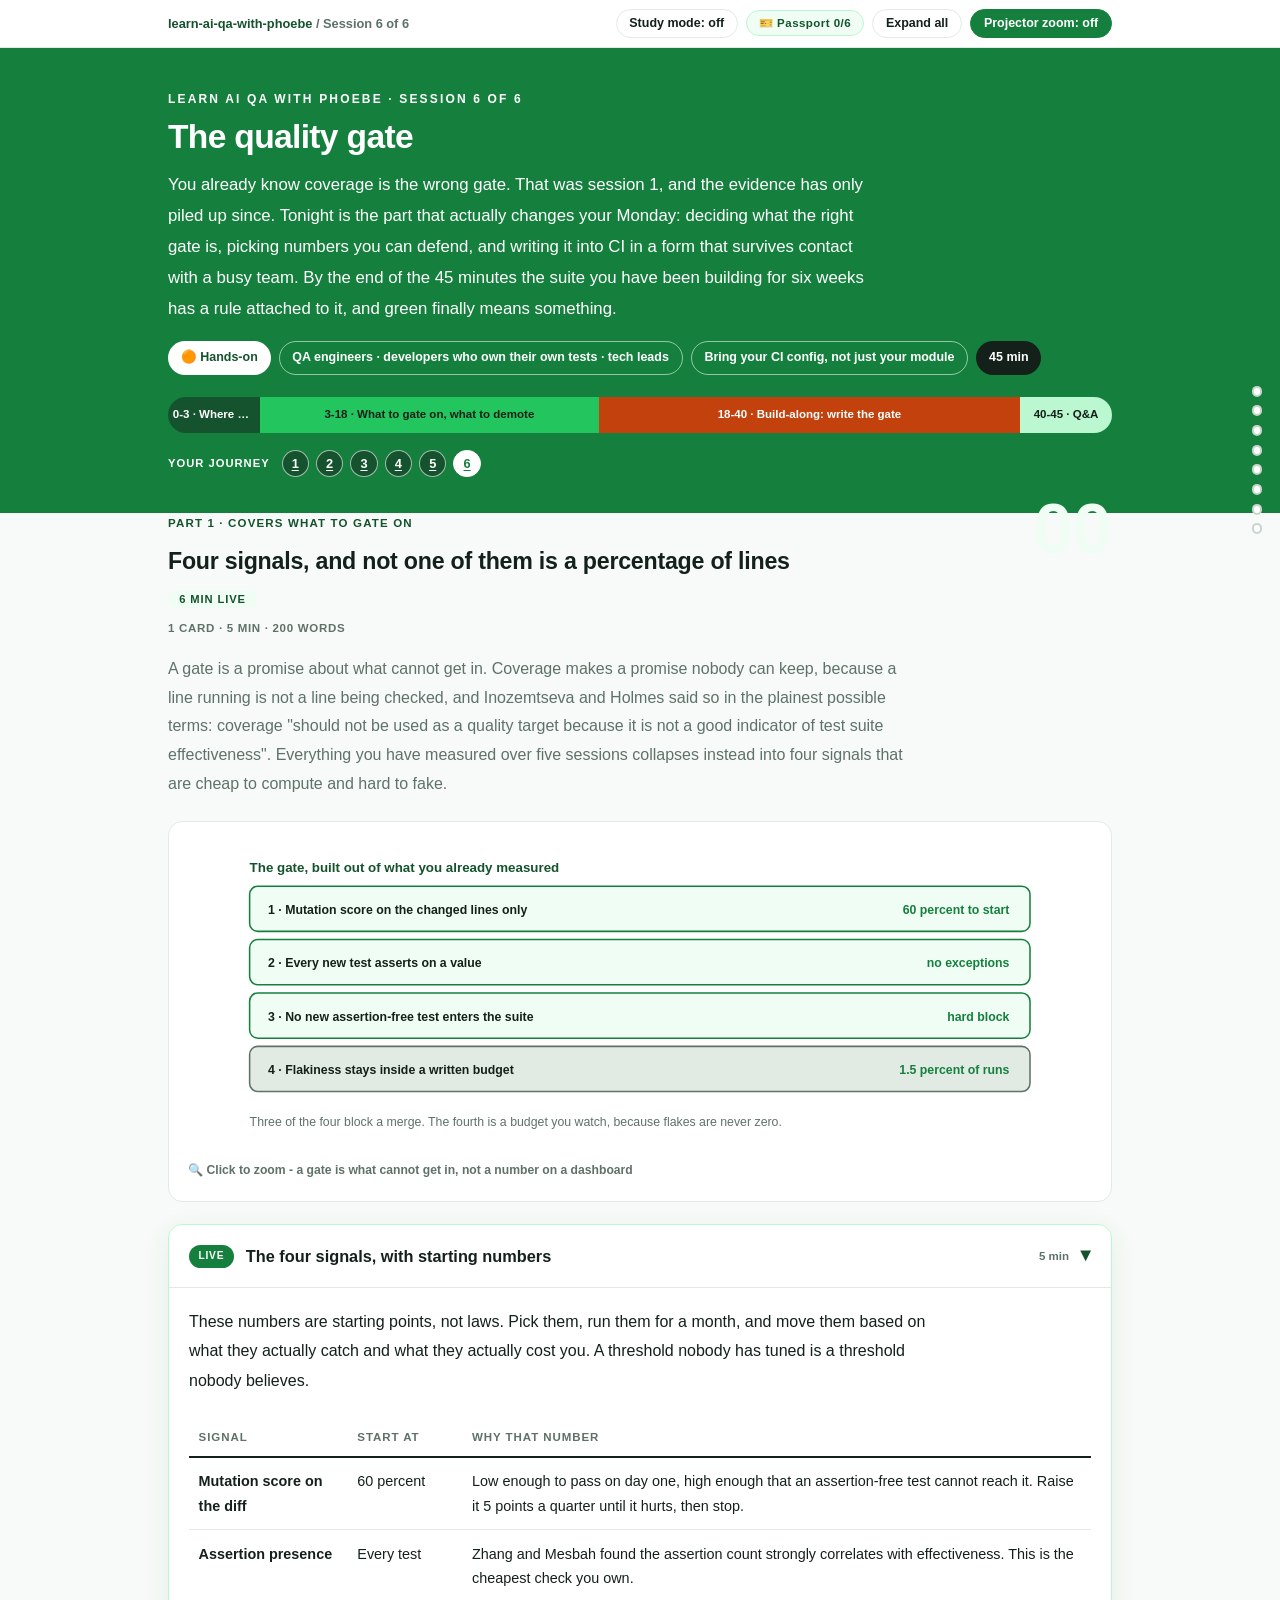
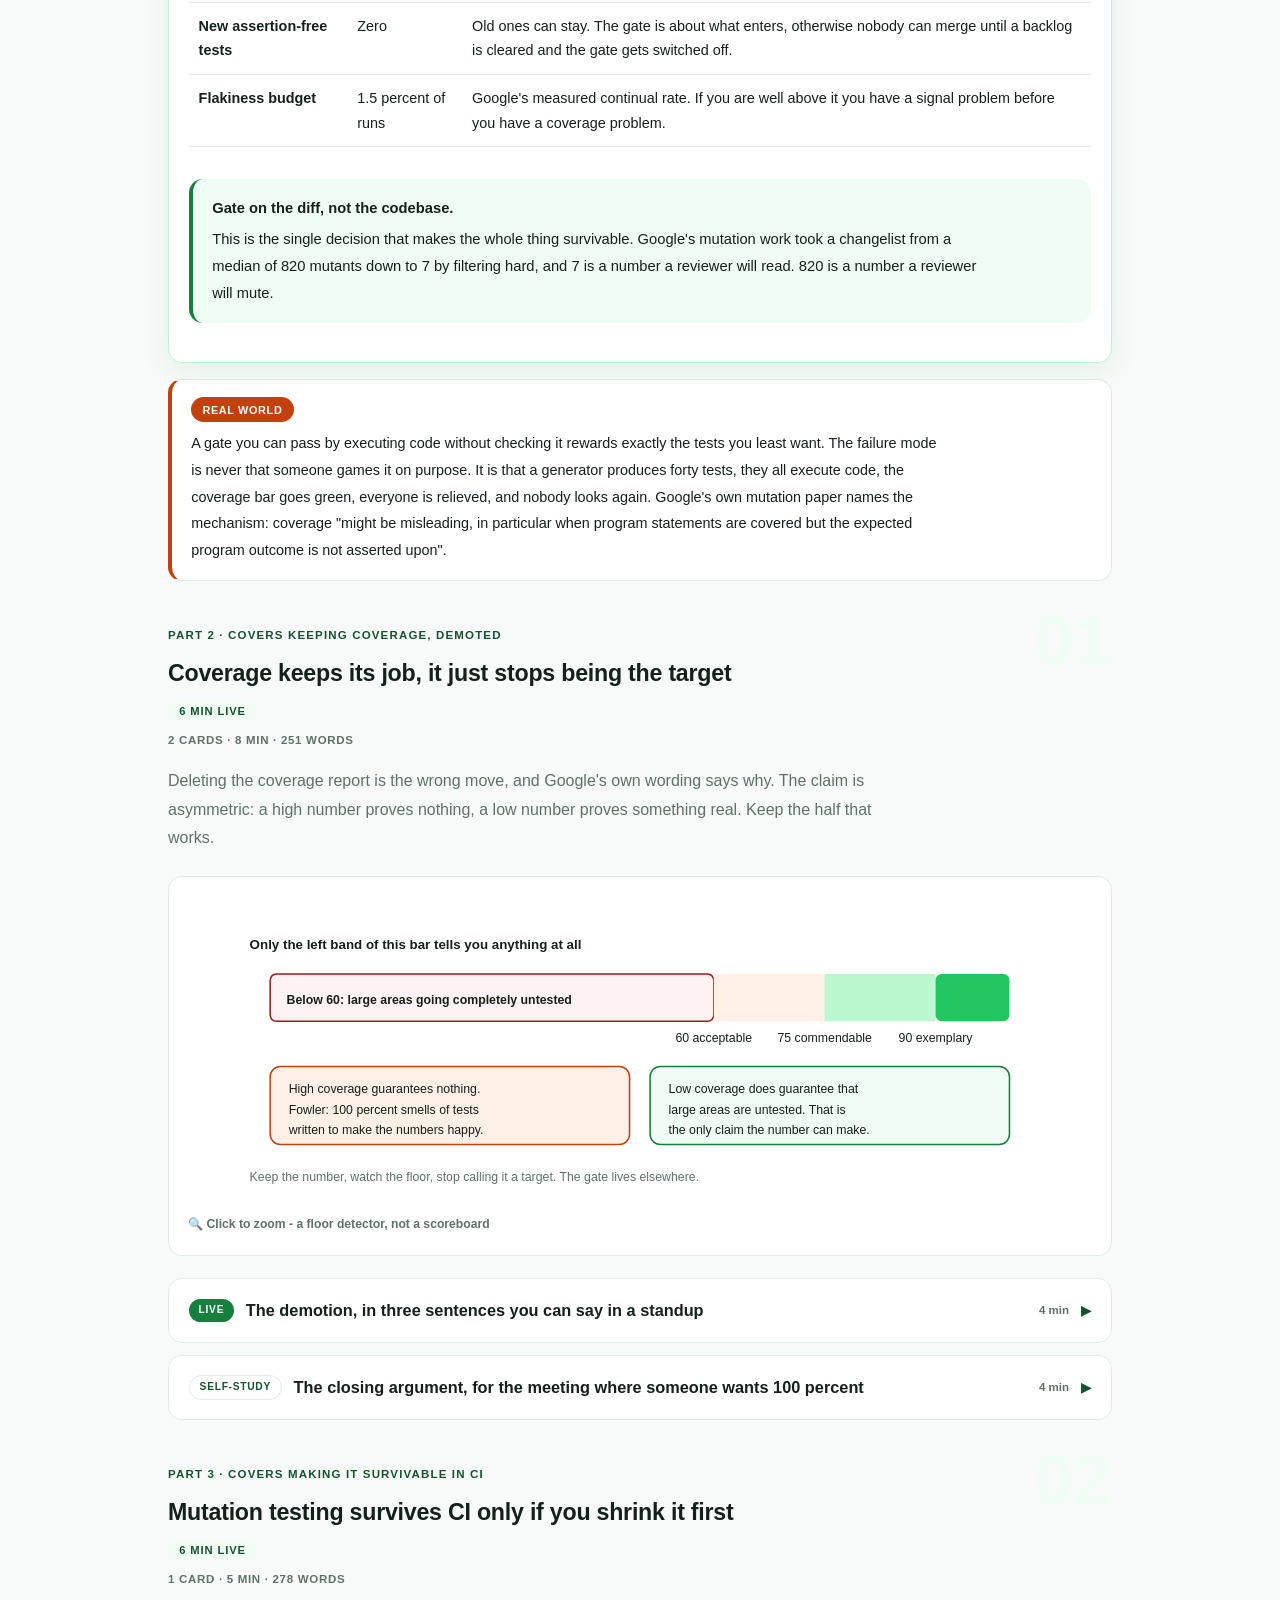
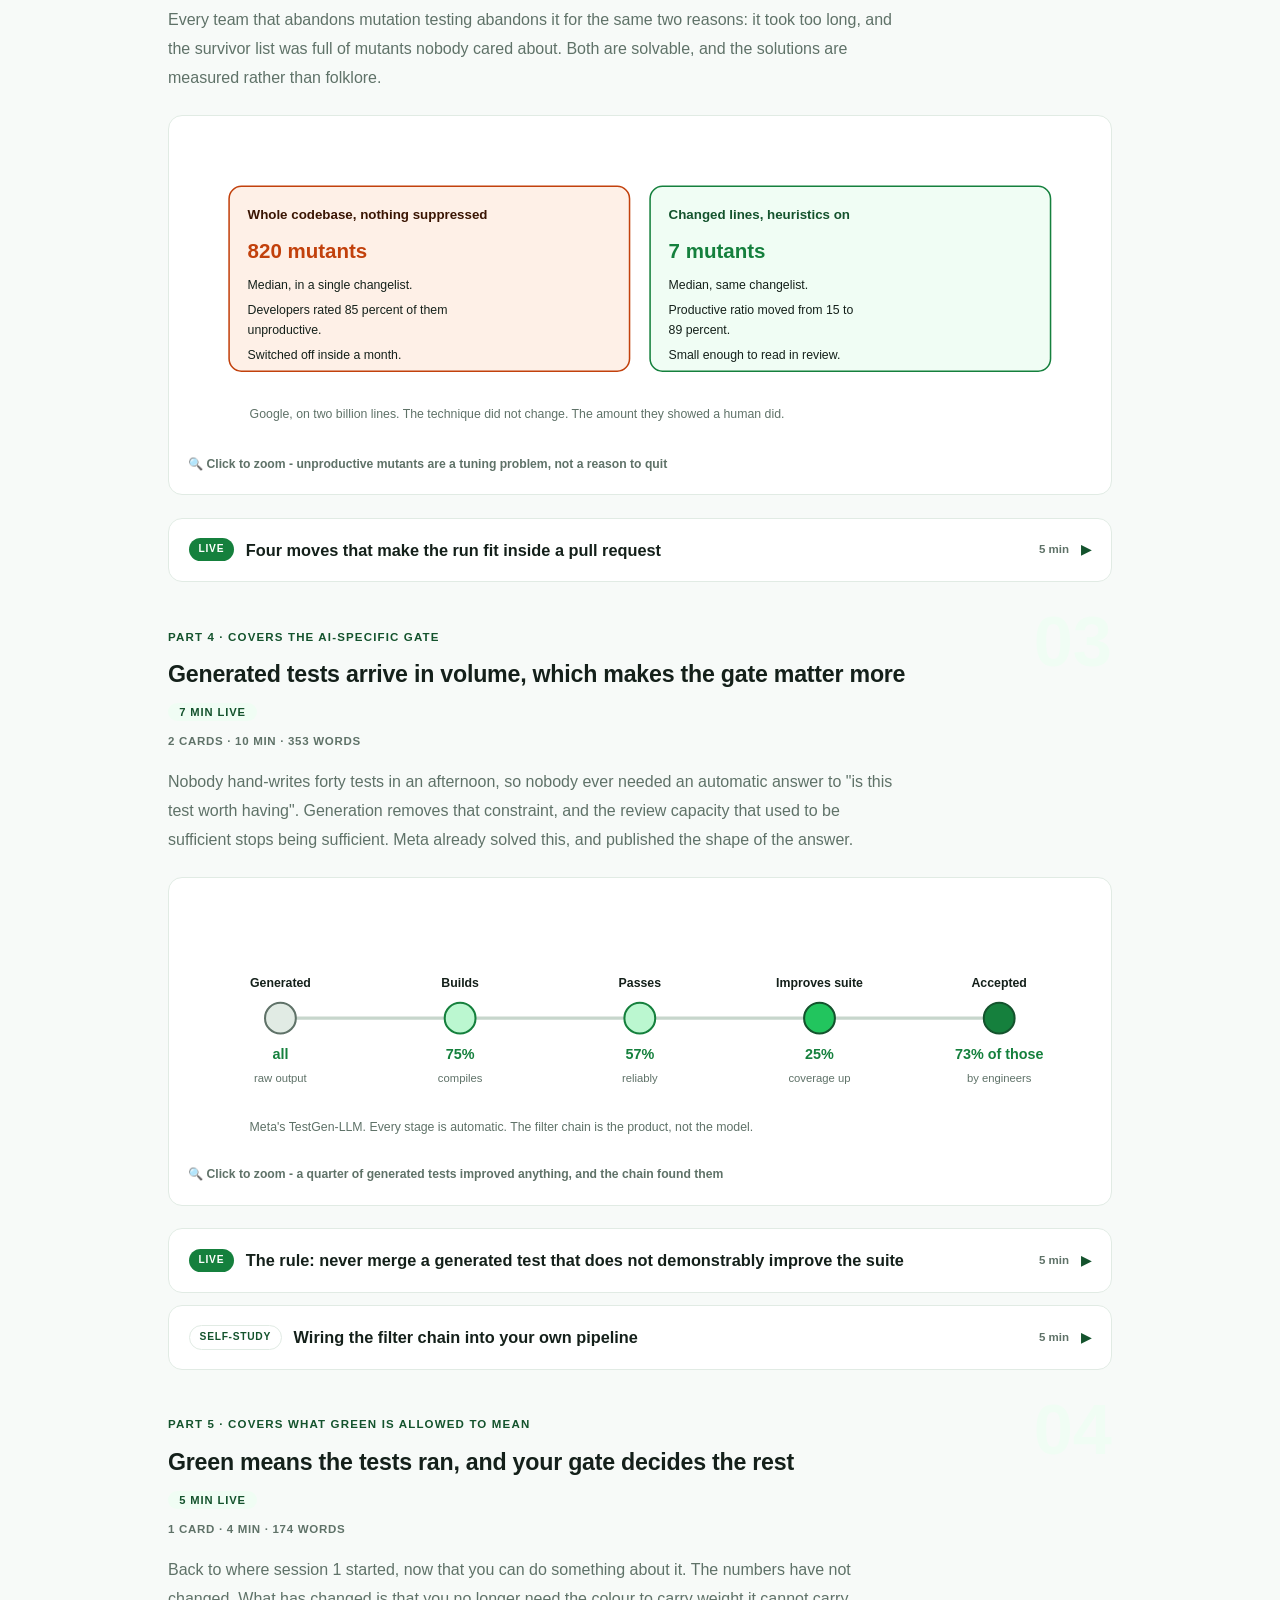
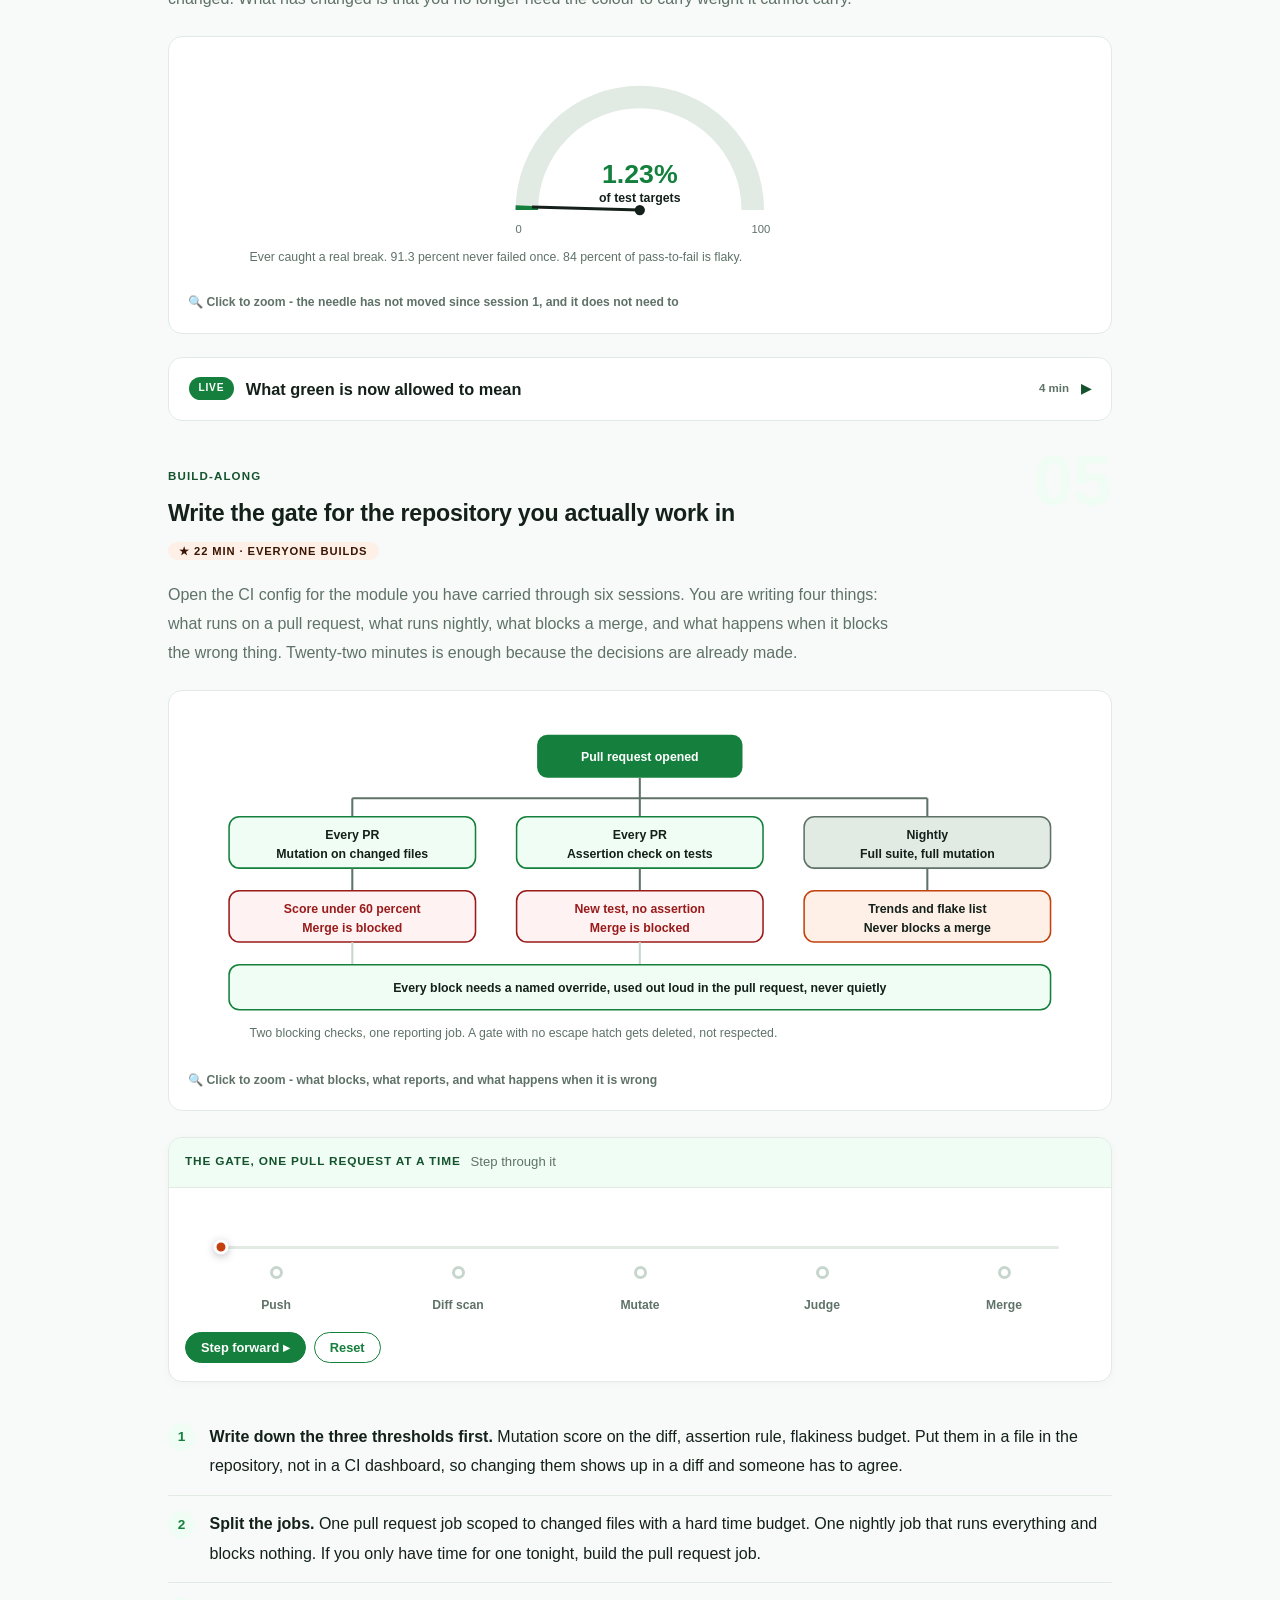
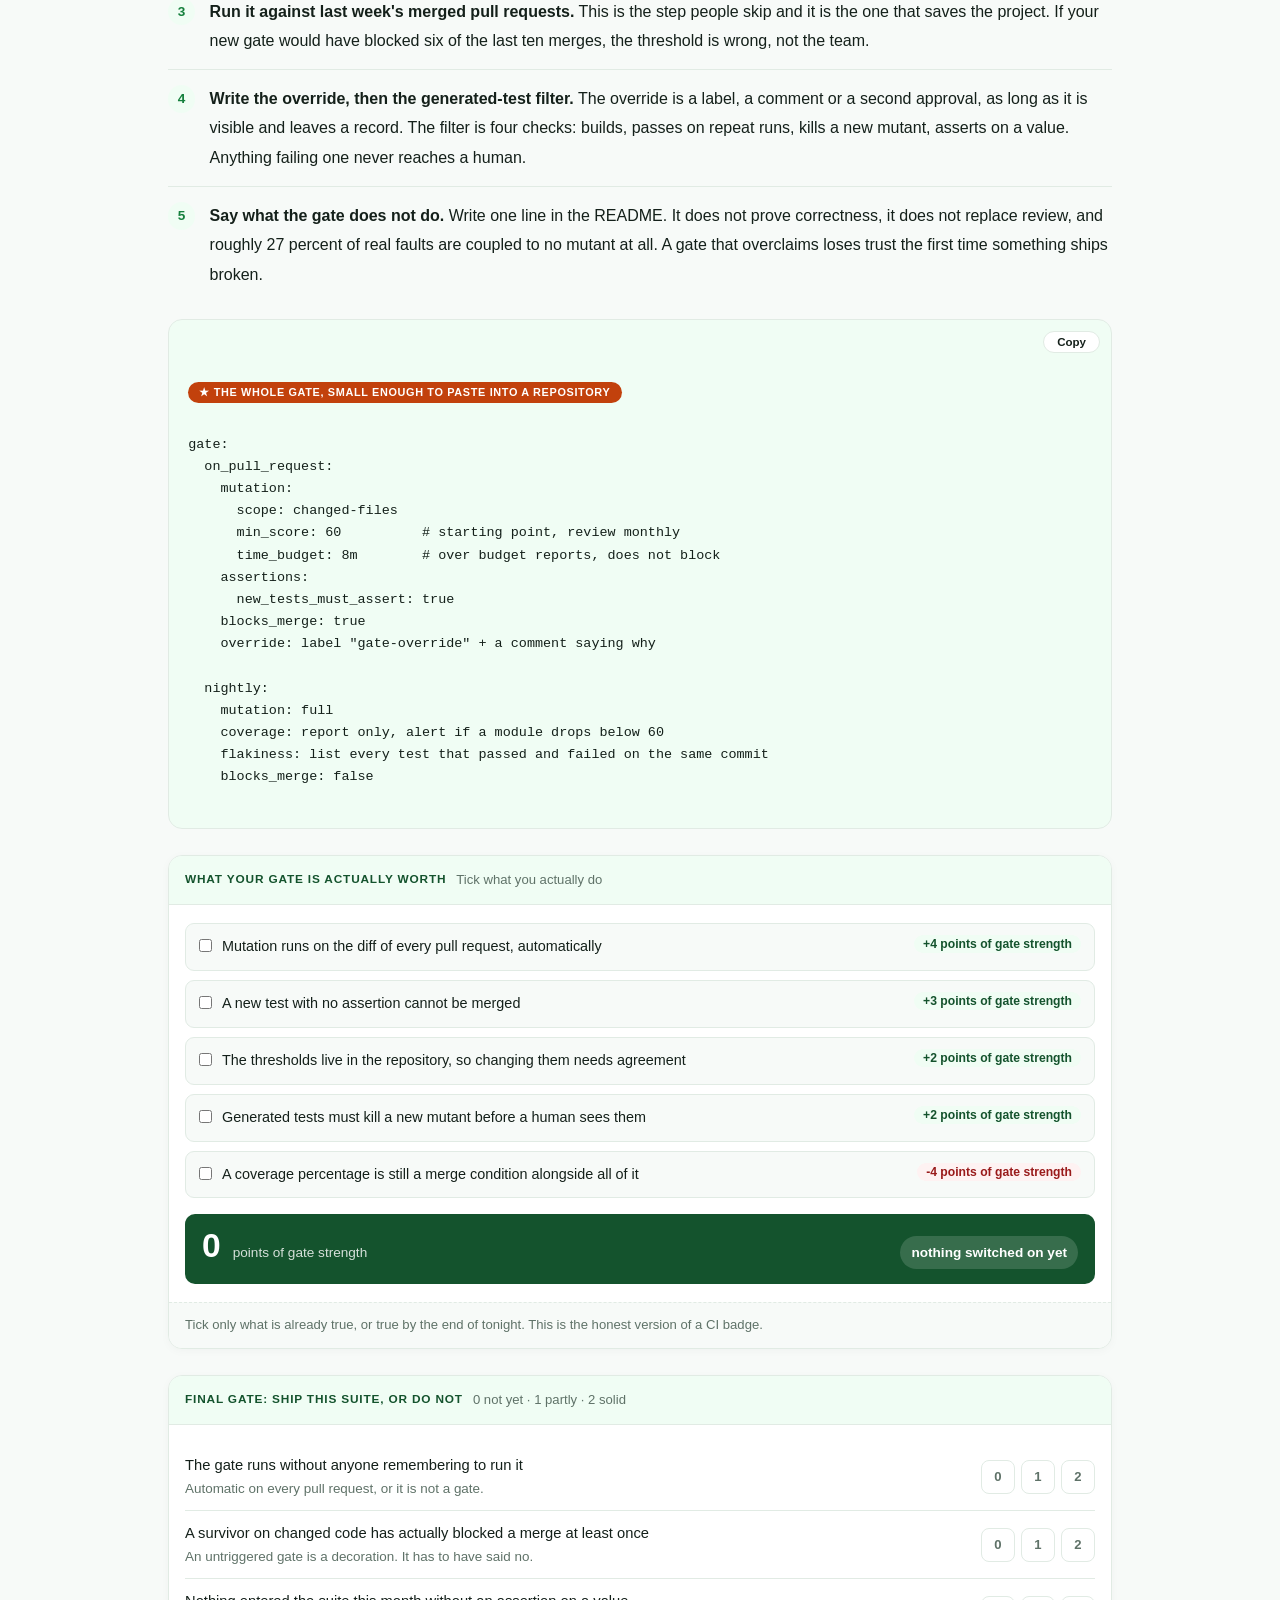
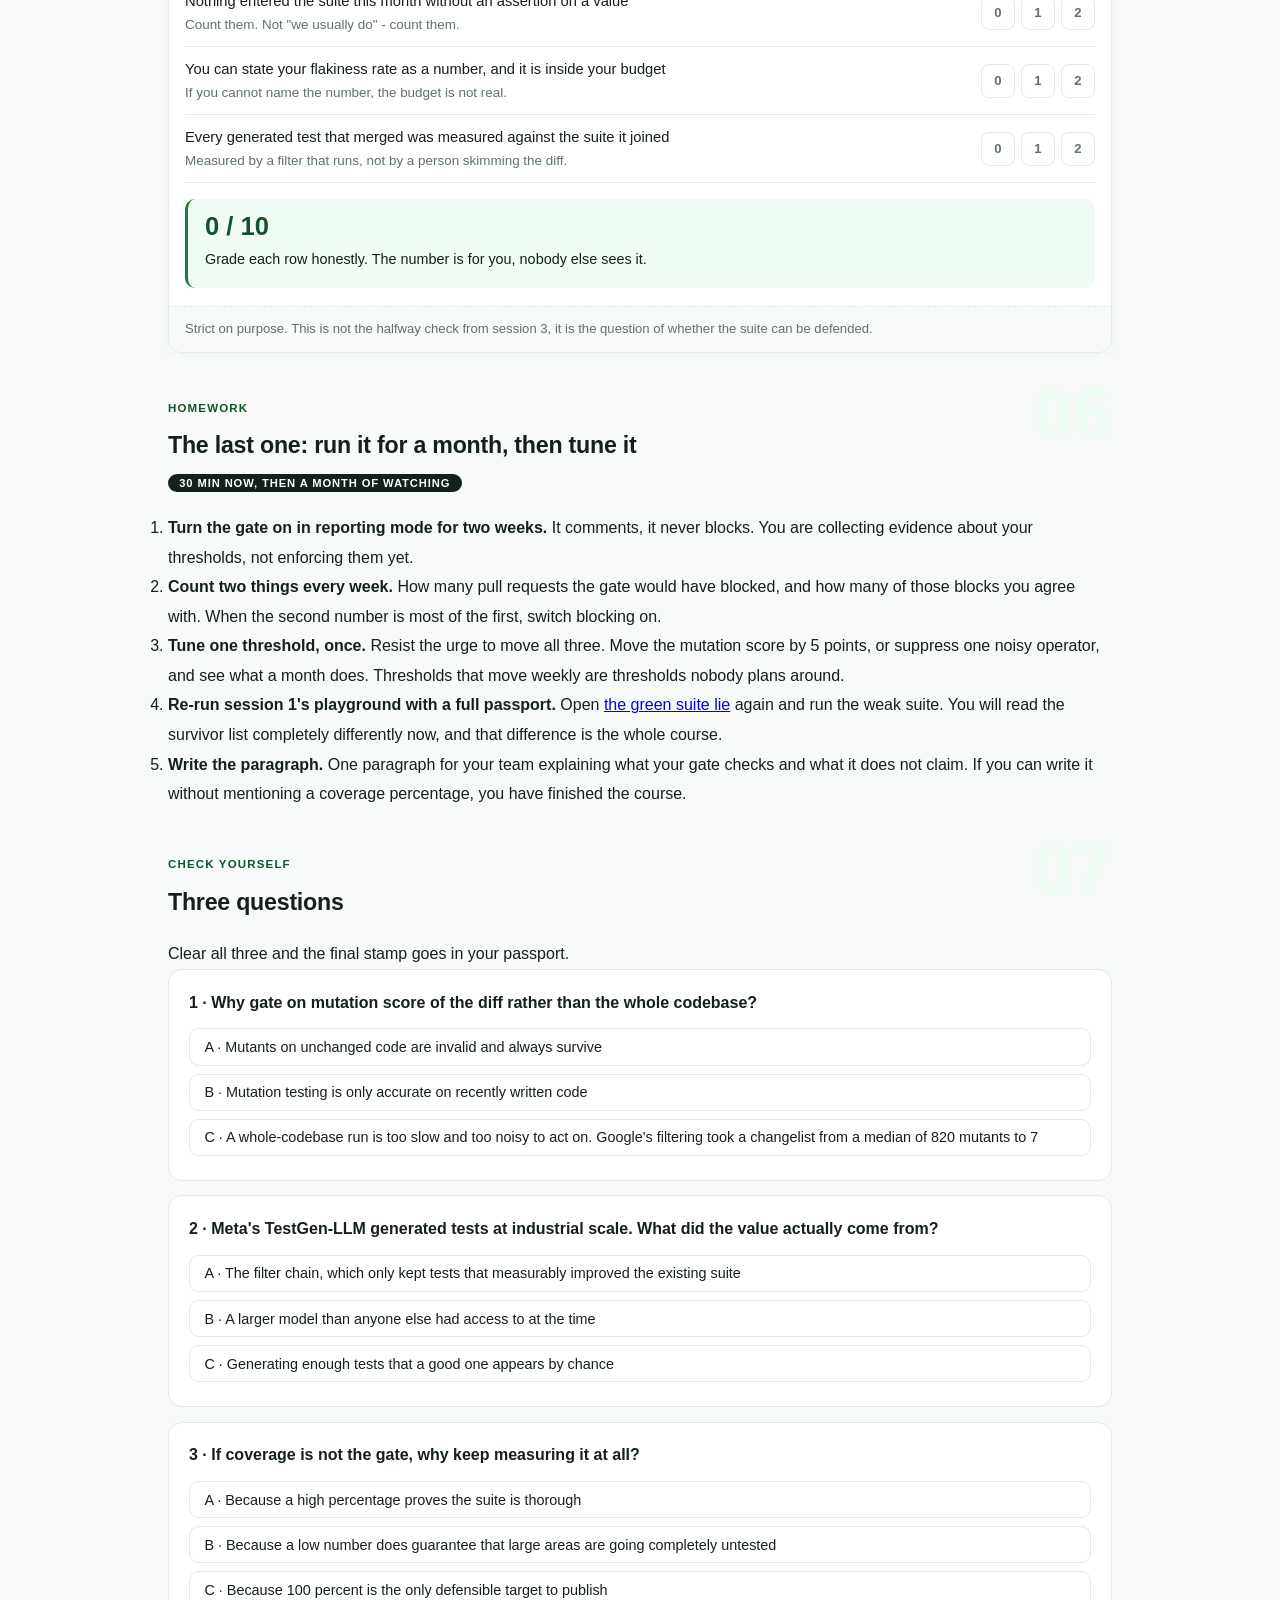
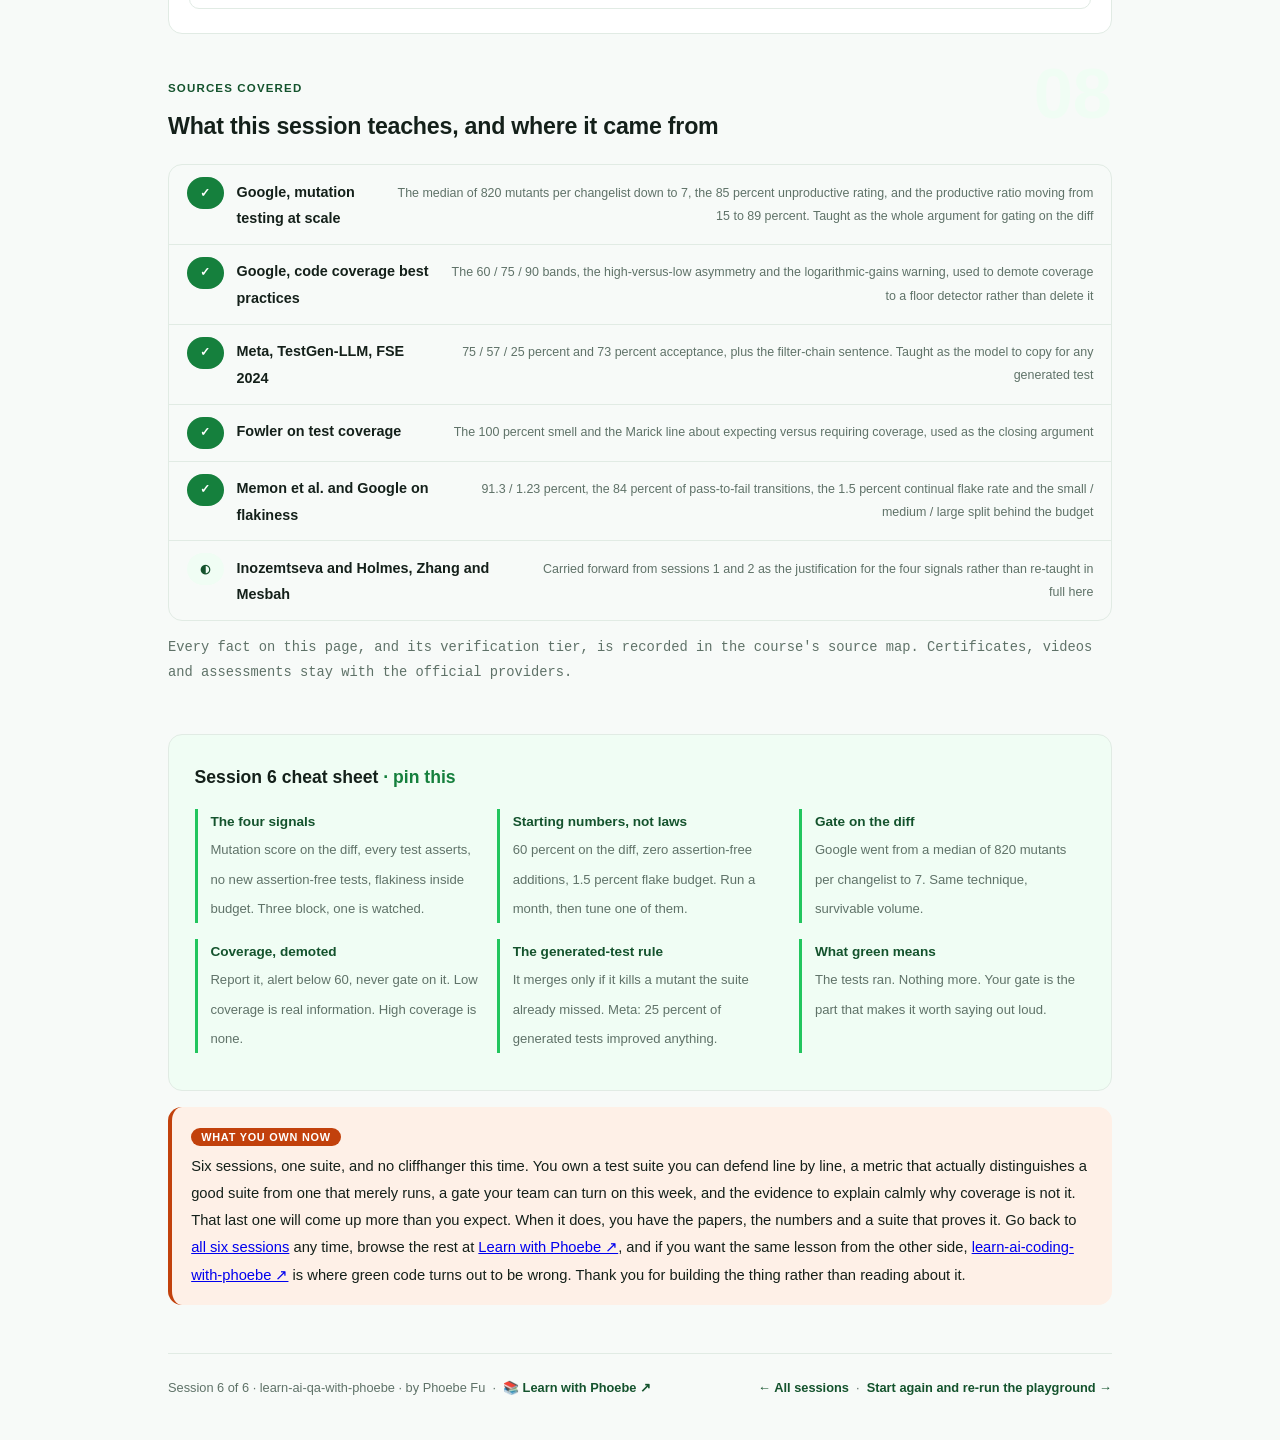
<file: courses/06-the-quality-gate.html>
<!DOCTYPE html>
<html lang="en">
<head>
<meta charset="UTF-8">
<meta name="viewport" content="width=device-width, initial-scale=1.0">
<!-- social:start -->
<meta name="description" content="Session 6 of 6. Coverage is the wrong gate. Build the right one: mutation score on the diff, assertion presence, no assertion-free tests, a flakiness budget, and a filter chain for generated tests.">
<meta property="og:type" content="article">
<meta property="og:site_name" content="Learn with Phoebe">
<meta property="og:title" content="The quality gate - learn ai qa with phoebe">
<meta property="og:description" content="Session 6 of 6. The finale. Write the gate your team can actually run on Monday, and demote coverage to the one job it is good at.">
<meta property="og:url" content="https://phoebefu6.github.io/learn-ai-qa-with-phoebe/courses/06-the-quality-gate.html">
<meta property="og:image" content="https://phoebefu6.github.io/learn-ai-qa-with-phoebe/assets/og-cover.png">
<meta property="og:image:width" content="1200">
<meta property="og:image:height" content="630">
<meta name="twitter:card" content="summary_large_image">
<meta name="twitter:title" content="The quality gate - learn ai qa with phoebe">
<meta name="twitter:description" content="Session 6 of 6. Build the gate. Demote coverage. Make green mean something.">
<meta name="twitter:image" content="https://phoebefu6.github.io/learn-ai-qa-with-phoebe/assets/og-cover.png">
<!-- social:end -->
<title>Session 6 · The quality gate - learn ai qa with phoebe</title>
<link rel="stylesheet" href="../assets/style.css?v=25">
</head>
<body>

<div class="toolbar">
  <div class="wrap">
    <span class="crumb"><a href="../index.html">learn-ai-qa-with-phoebe</a> / Session 6 of 6</span>
    <button class="btn" id="toggle-all" type="button">Expand all</button>
    <button class="btn primary" id="zoom-toggle" type="button">Projector zoom: off</button>
  </div>
</div>

<header class="masthead">
  <div class="wrap">
    <div class="eyebrow">Learn AI QA with Phoebe · Session 6 of 6</div>
    <h1>The quality <span class="accent">gate</span></h1>
    <p class="sub">You already know coverage is the wrong gate. That was session 1, and the evidence has only piled up since. Tonight is the part that actually changes your Monday: deciding what the right gate is, picking numbers you can defend, and writing it into CI in a form that survives contact with a busy team. By the end of the 45 minutes the suite you have been building for six weeks has a rule attached to it, and green finally means something.</p>
    <div class="chip-row">
      <span class="chip level">🟠 Hands-on</span>
      <span class="chip audience">QA engineers · developers who own their own tests · tech leads</span>
      <span class="chip audience">Bring your CI config, not just your module</span>
      <span class="chip time">45 min</span>
    </div>
    <div class="agenda">
      <span class="a1" style="flex:1">0-3 · Where six sessions landed</span>
      <span class="a2" style="flex:4">3-18 · What to gate on, what to demote</span>
      <span class="a3" style="flex:5">18-40 · Build-along: write the gate</span>
      <span class="a4" style="flex:1">40-45 · Q&amp;A</span>
    </div>
  </div>
</header>

<main class="wrap">

  <!-- ============ PART 1 ============ -->
  <section class="section" id="part-1">
    <div class="section-kicker">
      <span class="klabel">Part 1 · covers what to gate on</span>
      <h2>Four signals, and not one of them is a percentage of lines</h2>
      <span class="tag concept">6 min live</span>
    </div>
    <p class="lede">A gate is a promise about what cannot get in. Coverage makes a promise nobody can keep, because a line running is not a line being checked, and Inozemtseva and Holmes said so in the plainest possible terms: coverage "should not be used as a quality target because it is not a good indicator of test suite effectiveness". Everything you have measured over five sessions collapses instead into four signals that are cheap to compute and hard to fake.</p>

    <figure class="zoomable">
      <svg viewBox="0 0 880 300" xmlns="http://www.w3.org/2000/svg" role="img" aria-label="The gate is four stacked signals: mutation score on the diff, assertion presence, no new assertion-free tests, and a flakiness budget">
        <style>
          .q6aH { font: 800 13px Inter, sans-serif; fill: #14532D; }
          .q6aL { font: 600 12px Inter, sans-serif; fill: #14201A; }
          .q6aR { font: 800 12px Inter, sans-serif; fill: #15803D; }
          .q6aN { font: 400 12px Inter, sans-serif; fill: #5F7268; }
        </style>
        <text class="q6aH" x="60" y="30">The gate, built out of what you already measured</text>
        <rect x="60" y="44" width="760" height="44" rx="8" fill="#F0FDF4" stroke="#15803D" stroke-width="1.5"/>
        <text class="q6aL" x="78" y="71">1 · Mutation score on the changed lines only</text>
        <text class="q6aR" x="800" y="71" text-anchor="end">60 percent to start</text>
        <rect x="60" y="96" width="760" height="44" rx="8" fill="#F0FDF4" stroke="#15803D" stroke-width="1.5"/>
        <text class="q6aL" x="78" y="123">2 · Every new test asserts on a value</text>
        <text class="q6aR" x="800" y="123" text-anchor="end">no exceptions</text>
        <rect x="60" y="148" width="760" height="44" rx="8" fill="#F0FDF4" stroke="#15803D" stroke-width="1.5"/>
        <text class="q6aL" x="78" y="175">3 · No new assertion-free test enters the suite</text>
        <text class="q6aR" x="800" y="175" text-anchor="end">hard block</text>
        <rect x="60" y="200" width="760" height="44" rx="8" fill="#E1EBE4" stroke="#5F7268" stroke-width="1.5"/>
        <text class="q6aL" x="78" y="227">4 · Flakiness stays inside a written budget</text>
        <text class="q6aR" x="800" y="227" text-anchor="end" fill="#5F7268">1.5 percent of runs</text>
        <text class="q6aN" x="60" y="278">Three of the four block a merge. The fourth is a budget you watch, because flakes are never zero.</text>
      </svg>
      <figcaption>🔍 Click to zoom - a gate is what cannot get in, not a number on a dashboard</figcaption>
    </figure>

    <details class="card" open>
      <summary><span class="mode live">Live</span>The four signals, with starting numbers<span class="mini">5 min</span><span class="caret">▶</span></summary>
      <div class="body">
        <p>These numbers are starting points, not laws. Pick them, run them for a month, and move them based on what they actually catch and what they actually cost you. A threshold nobody has tuned is a threshold nobody believes.</p>
        <table class="clean">
          <tr><th>Signal</th><th>Start at</th><th>Why that number</th></tr>
          <tr><td>Mutation score on the diff</td><td>60 percent</td><td>Low enough to pass on day one, high enough that an assertion-free test cannot reach it. Raise it 5 points a quarter until it hurts, then stop.</td></tr>
          <tr><td>Assertion presence</td><td>Every test</td><td>Zhang and Mesbah found the assertion count strongly correlates with effectiveness. This is the cheapest check you own.</td></tr>
          <tr><td>New assertion-free tests</td><td>Zero</td><td>Old ones can stay. The gate is about what enters, otherwise nobody can merge until a backlog is cleared and the gate gets switched off.</td></tr>
          <tr><td>Flakiness budget</td><td>1.5 percent of runs</td><td>Google's measured continual rate. If you are well above it you have a signal problem before you have a coverage problem.</td></tr>
        </table>
        <div class="callout tip">
          <p><strong>Gate on the diff, not the codebase.</strong> This is the single decision that makes the whole thing survivable. Google's mutation work took a changelist from a median of 820 mutants down to 7 by filtering hard, and 7 is a number a reviewer will read. 820 is a number a reviewer will mute.</p>
        </div>
      </div>
    </details>

    <div class="callout example">
      <span class="ex-pill">Real world</span>
      <p>A gate you can pass by executing code without checking it rewards exactly the tests you least want. The failure mode is never that someone games it on purpose. It is that a generator produces forty tests, they all execute code, the coverage bar goes green, everyone is relieved, and nobody looks again. Google's own mutation paper names the mechanism: coverage "might be misleading, in particular when program statements are covered but the expected program outcome is not asserted upon".</p>
    </div>
  </section>

  <!-- ============ PART 2 ============ -->
  <section class="section" id="part-2">
    <div class="section-kicker">
      <span class="klabel">Part 2 · covers keeping coverage, demoted</span>
      <h2>Coverage keeps its job, it just stops being the target</h2>
      <span class="tag concept">6 min live</span>
    </div>
    <p class="lede">Deleting the coverage report is the wrong move, and Google's own wording says why. The claim is asymmetric: a high number proves nothing, a low number proves something real. Keep the half that works.</p>

    <figure class="zoomable">
      <svg viewBox="0 0 880 300" xmlns="http://www.w3.org/2000/svg" role="img" aria-label="Coverage bands of 60, 75 and 90 percent shown as a floor detector, where only the region below 60 percent carries information">
        <style>
          .q6bH { font: 800 13px Inter, sans-serif; fill: #14201A; }
          .q6bT { font: 600 12px Inter, sans-serif; fill: #14201A; }
          .q6bB { font: 400 12px Inter, sans-serif; fill: #14201A; }
          .q6bN { font: 400 12px Inter, sans-serif; fill: #5F7268; }
        </style>
        <text class="q6bH" x="60" y="52">Only the left band of this bar tells you anything at all</text>
        <rect x="80" y="76" width="432" height="46" rx="6" fill="#FEF2F2" stroke="#991B1B" stroke-width="1.5"/>
        <rect x="512" y="76" width="108" height="46" fill="#FEF0E7"/>
        <rect x="620" y="76" width="108" height="46" fill="#BBF7D0"/>
        <rect x="728" y="76" width="72" height="46" rx="6" fill="#22C55E"/>
        <text class="q6bT" x="96" y="105" fill="#991B1B">Below 60: large areas going completely untested</text>
        <text class="q6bB" x="512" y="142" text-anchor="middle">60 acceptable</text>
        <text class="q6bB" x="620" y="142" text-anchor="middle">75 commendable</text>
        <text class="q6bB" x="728" y="142" text-anchor="middle">90 exemplary</text>
        <rect x="80" y="166" width="350" height="76" rx="10" fill="#FEF0E7" stroke="#C2410C" stroke-width="1.5"/>
        <text class="q6bB" x="98" y="192" fill="#3A1503">High coverage guarantees nothing.</text>
        <text class="q6bB" x="98" y="212" fill="#3A1503">Fowler: 100 percent smells of tests</text>
        <text class="q6bB" x="98" y="232" fill="#3A1503">written to make the numbers happy.</text>
        <rect x="450" y="166" width="350" height="76" rx="10" fill="#F0FDF4" stroke="#15803D" stroke-width="1.5"/>
        <text class="q6bB" x="468" y="192" fill="#14532D">Low coverage does guarantee that</text>
        <text class="q6bB" x="468" y="212" fill="#14532D">large areas are untested. That is</text>
        <text class="q6bB" x="468" y="232" fill="#14532D">the only claim the number can make.</text>
        <text class="q6bN" x="60" y="278">Keep the number, watch the floor, stop calling it a target. The gate lives elsewhere.</text>
      </svg>
      <figcaption>🔍 Click to zoom - a floor detector, not a scoreboard</figcaption>
    </figure>

    <details class="card">
      <summary><span class="mode live">Live</span>The demotion, in three sentences you can say in a standup<span class="mini">4 min</span><span class="caret">▶</span></summary>
      <div class="body">
        <p>One: coverage stays on the dashboard and stays reported, because "a low code coverage number does guarantee that large areas of the product are going completely untested". Two: it stops being a merge condition, because "a high code coverage percentage does not guarantee high quality in the test coverage". Three: the merge condition moves to mutation score on the diff, which measures whether a change would be noticed.</p>
        <p>If someone wants a coverage rule anyway, give them the floor rather than the target: alert when a module drops below 60, and never celebrate a module for reaching 90. Google's own note is that "the gains of increasing code coverage beyond a certain point are logarithmic", which is a polite way of saying the last stretch is where the worthless tests live.</p>
      </div>
    </details>

    <details class="card">
      <summary><span class="mode self">Self-study</span>The closing argument, for the meeting where someone wants 100 percent<span class="mini">4 min</span><span class="caret">▶</span></summary>
      <div class="body">
        <p>Fowler's line does the work: 100 percent "smells of someone writing tests to make the coverage numbers happy, but not thinking about what they are doing", and "high coverage numbers are too easy to reach with low quality testing".</p>
        <p>He quotes Brian Marick, and this is the sentence to end on, because it separates the two people in the room without insulting either: <strong>"I expect a high level of coverage. Sometimes managers require one. There's a subtle difference."</strong></p>
        <p>The practical version of that distinction is a config change: coverage keeps reporting and gains an alert below 60, and the line that says <span class="mono">fail_under</span> moves off coverage and onto mutation score. Same file, same amount of CI, a completely different promise.</p>
      </div>
    </details>
  </section>

  <!-- ============ PART 3 ============ -->
  <section class="section" id="part-3">
    <div class="section-kicker">
      <span class="klabel">Part 3 · covers making it survivable in CI</span>
      <h2>Mutation testing survives CI only if you shrink it first</h2>
      <span class="tag concept">6 min live</span>
    </div>
    <p class="lede">Every team that abandons mutation testing abandons it for the same two reasons: it took too long, and the survivor list was full of mutants nobody cared about. Both are solvable, and the solutions are measured rather than folklore.</p>

    <figure class="zoomable">
      <svg viewBox="0 0 880 300" xmlns="http://www.w3.org/2000/svg" role="img" aria-label="Mutation on the whole codebase gives a median of 820 mutants per changelist, while filtering to changed files with suppression gives a median of 7">
        <style>
          .q6cH { font: 800 13px Inter, sans-serif; }
          .q6cB { font: 400 12px Inter, sans-serif; fill: #14201A; }
          .q6cK { font: 800 20px Inter, sans-serif; }
          .q6cN { font: 400 12px Inter, sans-serif; fill: #5F7268; }
        </style>
        <rect x="40" y="50" width="390" height="180" rx="12" fill="#FEF0E7" stroke="#C2410C" stroke-width="1.5"/>
        <text class="q6cH" x="58" y="82" fill="#3A1503">Whole codebase, nothing suppressed</text>
        <text class="q6cK" x="58" y="120" fill="#C2410C">820 mutants</text>
        <text class="q6cB" x="58" y="150">Median, in a single changelist.</text>
        <text class="q6cB" x="58" y="174">Developers rated 85 percent of them</text>
        <text class="q6cB" x="58" y="194">unproductive.</text>
        <text class="q6cB" x="58" y="218" fill="#3A1503">Switched off inside a month.</text>
        <rect x="450" y="50" width="390" height="180" rx="12" fill="#F0FDF4" stroke="#15803D" stroke-width="1.5"/>
        <text class="q6cH" x="468" y="82" fill="#14532D">Changed lines, heuristics on</text>
        <text class="q6cK" x="468" y="120" fill="#15803D">7 mutants</text>
        <text class="q6cB" x="468" y="150">Median, same changelist.</text>
        <text class="q6cB" x="468" y="174">Productive ratio moved from 15 to</text>
        <text class="q6cB" x="468" y="194">89 percent.</text>
        <text class="q6cB" x="468" y="218" fill="#14532D">Small enough to read in review.</text>
        <text class="q6cN" x="60" y="276">Google, on two billion lines. The technique did not change. The amount they showed a human did.</text>
      </svg>
      <figcaption>🔍 Click to zoom - unproductive mutants are a tuning problem, not a reason to quit</figcaption>
    </figure>

    <details class="card">
      <summary><span class="mode live">Live</span>Four moves that make the run fit inside a pull request<span class="mini">5 min</span><span class="caret">▶</span></summary>
      <div class="body">
        <ul>
          <li><strong>Changed files only.</strong> Mutate the lines in the diff. Nothing else. This is the difference between a run measured in hours and one measured in minutes, and it is the same choice Google made at two billion lines.</li>
          <li><strong>Cache what did not change.</strong> Mutation results for untouched files are still valid. Keep them keyed on file hash and reuse them for the nightly summary.</li>
          <li><strong>Set a wall-clock budget.</strong> Give the PR run a fixed ceiling. When it runs out, report what it got and pass with a note rather than blocking on a timeout, because a gate that flakes is a gate that gets removed.</li>
          <li><strong>Suppress the unproductive operators.</strong> When a survivor is genuinely not worth killing, record why and stop generating it. Google moved the productive ratio from 15 percent to 89 percent doing exactly this. Unproductive mutants are feedback about your operator set, not evidence against the technique.</li>
        </ul>
        <p>Then split the work in two. The pull request job is a gate: small, fast, blocking, scoped to the diff. The nightly job is instrumentation: full suite, full mutation, coverage floors, flake counts. It never blocks, because nobody can act on a red build they woke up to. Put the flake list in the nightly output specifically, since Google's finding that flakiness scales with test size, 0.5 percent small, 1.6 percent medium, 14 percent large, means that is where you catch a suite drifting towards big slow tests before the gate starts failing for reasons nobody can reproduce.</p>
        <div class="callout tip">
          <p><strong>The trap to avoid.</strong> Do not answer a noisy survivor list by lowering the score threshold. That keeps the noise and removes the signal. Suppress the operator, keep the bar.</p>
        </div>
      </div>
    </details>
  </section>

  <!-- ============ PART 4 ============ -->
  <section class="section" id="part-4">
    <div class="section-kicker">
      <span class="klabel">Part 4 · covers the AI-specific gate</span>
      <h2>Generated tests arrive in volume, which makes the gate matter more</h2>
      <span class="tag concept">7 min live</span>
    </div>
    <p class="lede">Nobody hand-writes forty tests in an afternoon, so nobody ever needed an automatic answer to "is this test worth having". Generation removes that constraint, and the review capacity that used to be sufficient stops being sufficient. Meta already solved this, and published the shape of the answer.</p>

    <figure class="zoomable">
      <svg viewBox="0 0 880 250" xmlns="http://www.w3.org/2000/svg" role="img" aria-label="Meta TestGen-LLM filter chain: 75 percent of generated tests built, 57 percent passed reliably, 25 percent increased coverage, and 73 percent of survivors were accepted by engineers">
        <style>
          .q6dS { font: 700 12px Inter, sans-serif; fill: #14201A; }
          .q6dV { font: 800 14px Inter, sans-serif; fill: #15803D; }
          .q6dM { font: 400 11px Inter, sans-serif; fill: #5F7268; }
          .q6dN { font: 400 12px Inter, sans-serif; fill: #5F7268; }
        </style>
        <line x1="90" y1="118" x2="790" y2="118" stroke="#C7D6CC" stroke-width="3"/>
        <circle cx="90" cy="118" r="15" fill="#E1EBE4" stroke="#5F7268" stroke-width="2"/>
        <circle cx="265" cy="118" r="15" fill="#BBF7D0" stroke="#15803D" stroke-width="2"/>
        <circle cx="440" cy="118" r="15" fill="#BBF7D0" stroke="#15803D" stroke-width="2"/>
        <circle cx="615" cy="118" r="15" fill="#22C55E" stroke="#14532D" stroke-width="2"/>
        <circle cx="790" cy="118" r="15" fill="#15803D" stroke="#14532D" stroke-width="2"/>
        <text class="q6dS" x="90" y="88" text-anchor="middle">Generated</text>
        <text class="q6dS" x="265" y="88" text-anchor="middle">Builds</text>
        <text class="q6dS" x="440" y="88" text-anchor="middle">Passes</text>
        <text class="q6dS" x="615" y="88" text-anchor="middle">Improves suite</text>
        <text class="q6dS" x="790" y="88" text-anchor="middle">Accepted</text>
        <text class="q6dV" x="90" y="158" text-anchor="middle" fill="#5F7268">all</text>
        <text class="q6dV" x="265" y="158" text-anchor="middle">75%</text>
        <text class="q6dV" x="440" y="158" text-anchor="middle">57%</text>
        <text class="q6dV" x="615" y="158" text-anchor="middle">25%</text>
        <text class="q6dV" x="790" y="158" text-anchor="middle">73% of those</text>
        <text class="q6dM" x="90" y="180" text-anchor="middle">raw output</text>
        <text class="q6dM" x="265" y="180" text-anchor="middle">compiles</text>
        <text class="q6dM" x="440" y="180" text-anchor="middle">reliably</text>
        <text class="q6dM" x="615" y="180" text-anchor="middle">coverage up</text>
        <text class="q6dM" x="790" y="180" text-anchor="middle">by engineers</text>
        <text class="q6dN" x="60" y="228">Meta's TestGen-LLM. Every stage is automatic. The filter chain is the product, not the model.</text>
      </svg>
      <figcaption>🔍 Click to zoom - a quarter of generated tests improved anything, and the chain found them</figcaption>
    </figure>

    <details class="card">
      <summary><span class="mode live">Live</span>The rule: never merge a generated test that does not demonstrably improve the suite<span class="mini">5 min</span><span class="caret">▶</span></summary>
      <div class="body">
        <p>Meta's system "verifies that its generated test classes successfully clear a set of filters that assure measurable improvement over the original test suite, thereby eliminating problems due to LLM hallucination". Read that twice. The defence against a hallucinated test is not a better prompt and not a human skimming a diff. It is a filter that runs and either passes or does not.</p>
        <p>Their numbers are the reason the filter has to be automatic. 75 percent of generated test cases built at all. 57 percent passed reliably. <strong>25 percent increased coverage.</strong> Of the recommendations that survived all of it, 73 percent were accepted by engineers. A one-in-four hit rate is genuinely useful and completely unreviewable by hand at volume.</p>
        <div class="callout win">
          <p><strong>★ The gate rule for generated tests.</strong> A generated test merges only if it clears every filter automatically: it compiles, it passes on repeated runs, and it kills at least one mutant the existing suite did not already kill. Anything that fails a filter is discarded silently. Nobody negotiates with it.</p>
        </div>
      </div>
    </details>

    <details class="card">
      <summary><span class="mode self">Self-study</span>Wiring the filter chain into your own pipeline<span class="mini">5 min</span><span class="caret">▶</span></summary>
      <div class="body">
        <p>You do not need Meta's infrastructure to copy the shape. Four checks, in order, cheapest first.</p>
        <div class="prompt-box good">
          <span class="label">★ The filter chain, as a merge condition</span>
1. Does it build?              discard if not
2. Does it pass 3 runs of 3?   discard if not  (flake filter)
3. Does it kill a mutant the
   existing suite missed?      discard if not  (the real one)
4. Does it assert on a value?  discard if not

Survivors go to a human. Everything else is deleted, uncounted,
and never appears in a pull request.
        </div>
        <p>Check three is the one that carries the weight, and it is the one people leave out because it costs a mutation run. It is also the only check in the list that can tell a useful test from a test that merely runs. The other three are hygiene.</p>
        <div class="callout example">
          <span class="ex-pill">Real world</span>
          <p>A generated test that passes, asserts, and kills nothing new is worse than no test. It adds runtime to every future CI run, it adds a file someone will have to maintain, and it makes the suite look larger and stronger than it is.</p>
        </div>
      </div>
    </details>
  </section>

  <!-- ============ PART 5 ============ -->
  <section class="section" id="part-5">
    <div class="section-kicker">
      <span class="klabel">Part 5 · covers what green is allowed to mean</span>
      <h2>Green means the tests ran, and your gate decides the rest</h2>
      <span class="tag concept">5 min live</span>
    </div>
    <p class="lede">Back to where session 1 started, now that you can do something about it. The numbers have not changed. What has changed is that you no longer need the colour to carry weight it cannot carry.</p>

    <figure class="zoomable">
      <svg viewBox="0 0 880 220" xmlns="http://www.w3.org/2000/svg" role="img" aria-label="A gauge showing that only 1.23 percent of Google test targets ever caught a real developer-introduced breakage">
        <style>
          .q6eB { font: 800 26px Inter, sans-serif; fill: #15803D; }
          .q6eS { font: 600 12px Inter, sans-serif; fill: #14201A; }
          .q6eT { font: 400 11px Inter, sans-serif; fill: #5F7268; }
          .q6eN { font: 400 12px Inter, sans-serif; fill: #5F7268; }
        </style>
        <path d="M 330 150 A 110 110 0 0 1 550 150" fill="none" stroke="#E1EBE4" stroke-width="22"/>
        <path d="M 330 150 A 110 110 0 0 1 550 150" fill="none" stroke="#15803D" stroke-width="22" stroke-dasharray="4.3 400"/>
        <line x1="440" y1="150" x2="335" y2="147" stroke="#14201A" stroke-width="3"/>
        <circle cx="440" cy="150" r="5" fill="#14201A"/>
        <text class="q6eB" x="440" y="124" text-anchor="middle">1.23%</text>
        <text class="q6eS" x="440" y="142" text-anchor="middle">of test targets</text>
        <text class="q6eT" x="322" y="172" text-anchor="middle">0</text>
        <text class="q6eT" x="558" y="172" text-anchor="middle">100</text>
        <text class="q6eN" x="60" y="200">Ever caught a real break. 91.3 percent never failed once. 84 percent of pass-to-fail is flaky.</text>
      </svg>
      <figcaption>🔍 Click to zoom - the needle has not moved since session 1, and it does not need to</figcaption>
    </figure>

    <details class="card">
      <summary><span class="mode live">Live</span>What green is now allowed to mean<span class="mini">4 min</span><span class="caret">▶</span></summary>
      <div class="body">
        <p>Green means the tests ran and none of them complained. That is the whole claim, and it was always the whole claim. Of 5,562,881 Google test targets, 91.3 percent never failed once, and only 1.23 percent ever caught a developer-introduced breakage. Red is not much stronger, since about 84 percent of pass-to-fail transitions involve a flaky test.</p>
        <p>Your gate is what makes green mean more. Green plus a mutation score on the diff means a change was made and something would have noticed if it were wrong. Green plus an assertion check means nothing entered the suite that only executes code. That is a claim worth defending in a release meeting, and the colour on its own never was.</p>
        <div class="callout example">
          <span class="ex-pill">Real world</span>
          <p>The same lesson arrives from the other side in the sibling course, <a href="https://phoebefu6.github.io/learn-ai-coding-with-phoebe/">learn-ai-coding-with-phoebe ↗</a>. Its playground scores five out of five green while every single implementation underneath is wrong. Here you learned that a green suite can be checking nothing. There you watch green code that does not work. Same gap, opposite ends.</p>
        </div>
      </div>
    </details>
  </section>

  <!-- ============ BUILD-ALONG ============ -->
  <section class="section" id="demo-6">
    <div class="section-kicker">
      <span class="klabel">Build-along</span>
      <h2>Write the gate for the repository you actually work in</h2>
      <span class="tag demo">★ 22 min · everyone builds</span>
    </div>
    <p class="lede">Open the CI config for the module you have carried through six sessions. You are writing four things: what runs on a pull request, what runs nightly, what blocks a merge, and what happens when it blocks the wrong thing. Twenty-two minutes is enough because the decisions are already made.</p>

    <figure class="zoomable">
      <svg viewBox="0 0 880 340" xmlns="http://www.w3.org/2000/svg" role="img" aria-label="Decision tree for the gate: pull requests run diff mutation and assertion checks and can block a merge, while the nightly full run reports only and never blocks">
        <style>
          .q6fT { font: 700 12px Inter, sans-serif; fill: #14201A; }
          .q6fW { font: 800 12px Inter, sans-serif; fill: #fff; }
          .q6fR { font: 700 12px Inter, sans-serif; fill: #991B1B; }
          .q6fN { font: 400 12px Inter, sans-serif; fill: #5F7268; }
        </style>
        <rect x="340" y="24" width="200" height="42" rx="10" fill="#15803D"/>
        <text class="q6fW" x="440" y="50" text-anchor="middle">Pull request opened</text>
        <line x1="440" y1="66" x2="440" y2="86" stroke="#5F7268" stroke-width="2"/>
        <line x1="160" y1="86" x2="720" y2="86" stroke="#5F7268" stroke-width="2"/>
        <line x1="160" y1="86" x2="160" y2="104" stroke="#5F7268" stroke-width="2"/>
        <line x1="440" y1="86" x2="440" y2="104" stroke="#5F7268" stroke-width="2"/>
        <line x1="720" y1="86" x2="720" y2="104" stroke="#5F7268" stroke-width="2"/>
        <rect x="40" y="104" width="240" height="50" rx="10" fill="#F0FDF4" stroke="#15803D" stroke-width="1.5"/>
        <text class="q6fT" x="160" y="126" text-anchor="middle">Every PR</text>
        <text class="q6fT" x="160" y="144" text-anchor="middle">Mutation on changed files</text>
        <rect x="320" y="104" width="240" height="50" rx="10" fill="#F0FDF4" stroke="#15803D" stroke-width="1.5"/>
        <text class="q6fT" x="440" y="126" text-anchor="middle">Every PR</text>
        <text class="q6fT" x="440" y="144" text-anchor="middle">Assertion check on tests</text>
        <rect x="600" y="104" width="240" height="50" rx="10" fill="#E1EBE4" stroke="#5F7268" stroke-width="1.5"/>
        <text class="q6fT" x="720" y="126" text-anchor="middle">Nightly</text>
        <text class="q6fT" x="720" y="144" text-anchor="middle">Full suite, full mutation</text>
        <line x1="160" y1="154" x2="160" y2="176" stroke="#5F7268" stroke-width="2"/>
        <line x1="440" y1="154" x2="440" y2="176" stroke="#5F7268" stroke-width="2"/>
        <line x1="720" y1="154" x2="720" y2="176" stroke="#5F7268" stroke-width="2"/>
        <rect x="40" y="176" width="240" height="50" rx="10" fill="#FEF2F2" stroke="#991B1B" stroke-width="1.5"/>
        <text class="q6fR" x="160" y="198" text-anchor="middle">Score under 60 percent</text>
        <text class="q6fR" x="160" y="216" text-anchor="middle">Merge is blocked</text>
        <rect x="320" y="176" width="240" height="50" rx="10" fill="#FEF2F2" stroke="#991B1B" stroke-width="1.5"/>
        <text class="q6fR" x="440" y="198" text-anchor="middle">New test, no assertion</text>
        <text class="q6fR" x="440" y="216" text-anchor="middle">Merge is blocked</text>
        <rect x="600" y="176" width="240" height="50" rx="10" fill="#FEF0E7" stroke="#C2410C" stroke-width="1.5"/>
        <text class="q6fT" x="720" y="198" text-anchor="middle" fill="#3A1503">Trends and flake list</text>
        <text class="q6fT" x="720" y="216" text-anchor="middle" fill="#3A1503">Never blocks a merge</text>
        <line x1="160" y1="226" x2="160" y2="248" stroke="#C7D6CC" stroke-width="2"/>
        <line x1="440" y1="226" x2="440" y2="248" stroke="#C7D6CC" stroke-width="2"/>
        <rect x="40" y="248" width="800" height="44" rx="10" fill="#F0FDF4" stroke="#15803D" stroke-width="1.5"/>
        <text class="q6fT" x="440" y="275" text-anchor="middle">Every block needs a named override, used out loud in the pull request, never quietly</text>
        <text class="q6fN" x="60" y="318">Two blocking checks, one reporting job. A gate with no escape hatch gets deleted, not respected.</text>
      </svg>
      <figcaption>🔍 Click to zoom - what blocks, what reports, and what happens when it is wrong</figcaption>
    </figure>

    <div class="tick" data-stages="Push|Diff scan|Mutate|Judge|Merge" data-title="The gate, one pull request at a time">
      <p class="tick-note" data-stage="0"><b>Push.</b> The diff is the unit of work. Nothing outside the changed files is in scope for this run.</p>
      <p class="tick-note" data-stage="1"><b>Diff scan.</b> Assertion check first, because it costs milliseconds. Any new test with no assertion on a value fails here.</p>
      <p class="tick-note" data-stage="2"><b>Mutate.</b> Mutation operators on the changed lines only, with a wall-clock budget and the cache warm.</p>
      <p class="tick-note" data-stage="3"><b>Judge.</b> Score against the threshold. The survivor list goes in the pull request comment, and it is short enough to read.</p>
      <p class="tick-note" data-stage="4"><b>Merge.</b> Pass, or block with a named override. No third option, because a soft gate teaches people to ignore it.</p>
    </div>

    <div class="steps">
      <div class="step"><p><strong>Write down the three thresholds first.</strong> Mutation score on the diff, assertion rule, flakiness budget. Put them in a file in the repository, not in a CI dashboard, so changing them shows up in a diff and someone has to agree.</p></div>
      <div class="step"><p><strong>Split the jobs.</strong> One pull request job scoped to changed files with a hard time budget. One nightly job that runs everything and blocks nothing. If you only have time for one tonight, build the pull request job.</p></div>
      <div class="step"><p><strong>Run it against last week's merged pull requests.</strong> This is the step people skip and it is the one that saves the project. If your new gate would have blocked six of the last ten merges, the threshold is wrong, not the team.</p></div>
      <div class="step"><p><strong>Write the override, then the generated-test filter.</strong> The override is a label, a comment or a second approval, as long as it is visible and leaves a record. The filter is four checks: builds, passes on repeat runs, kills a new mutant, asserts on a value. Anything failing one never reaches a human.</p></div>
      <div class="step"><p><strong>Say what the gate does not do.</strong> Write one line in the README. It does not prove correctness, it does not replace review, and roughly 27 percent of real faults are coupled to no mutant at all. A gate that overclaims loses trust the first time something ships broken.</p></div>
    </div>

    <div class="prompt-box good">
      <span class="label">★ The whole gate, small enough to paste into a repository</span>
gate:
  on_pull_request:
    mutation:
      scope: changed-files
      min_score: 60          # starting point, review monthly
      time_budget: 8m        # over budget reports, does not block
    assertions:
      new_tests_must_assert: true
    blocks_merge: true
    override: label "gate-override" + a comment saying why

  nightly:
    mutation: full
    coverage: report only, alert if a module drops below 60
    flakiness: list every test that passed and failed on the same commit
    blocks_merge: false
    </div>

    <div class="stakes" data-base="0" data-unit="points of gate strength" data-title="What your gate is actually worth" data-foot="Tick only what is already true, or true by the end of tonight. This is the honest version of a CI badge.">
      <label><input type="checkbox" data-delta="4"> Mutation runs on the diff of every pull request, automatically</label>
      <label><input type="checkbox" data-delta="3"> A new test with no assertion cannot be merged</label>
      <label><input type="checkbox" data-delta="2"> The thresholds live in the repository, so changing them needs agreement</label>
      <label><input type="checkbox" data-delta="2"> Generated tests must kill a new mutant before a human sees them</label>
      <label><input type="checkbox" data-delta="-4" data-trap="1"> A coverage percentage is still a merge condition alongside all of it</label>
    </div>

    <div class="scorecard" data-title="Final gate: ship this suite, or do not" data-foot="Strict on purpose. This is not the halfway check from session 3, it is the question of whether the suite can be defended.">
      <div class="sc-row"><div class="sc-q">The gate runs without anyone remembering to run it
        <em>Automatic on every pull request, or it is not a gate.</em></div></div>
      <div class="sc-row"><div class="sc-q">A survivor on changed code has actually blocked a merge at least once
        <em>An untriggered gate is a decoration. It has to have said no.</em></div></div>
      <div class="sc-row"><div class="sc-q">Nothing entered the suite this month without an assertion on a value
        <em>Count them. Not "we usually do" - count them.</em></div></div>
      <div class="sc-row"><div class="sc-q">You can state your flakiness rate as a number, and it is inside your budget
        <em>If you cannot name the number, the budget is not real.</em></div></div>
      <div class="sc-row"><div class="sc-q">Every generated test that merged was measured against the suite it joined
        <em>Measured by a filter that runs, not by a person skimming the diff.</em></div></div>
    </div>
  </section>

  <!-- ============ HOMEWORK ============ -->
  <section class="section" id="exercise">
    <div class="section-kicker">
      <span class="klabel">Homework</span>
      <h2>The last one: run it for a month, then tune it</h2>
      <span class="tag exercise">30 min now, then a month of watching</span>
    </div>
    <ol>
      <li><strong>Turn the gate on in reporting mode for two weeks.</strong> It comments, it never blocks. You are collecting evidence about your thresholds, not enforcing them yet.</li>
      <li><strong>Count two things every week.</strong> How many pull requests the gate would have blocked, and how many of those blocks you agree with. When the second number is most of the first, switch blocking on.</li>
      <li><strong>Tune one threshold, once.</strong> Resist the urge to move all three. Move the mutation score by 5 points, or suppress one noisy operator, and see what a month does. Thresholds that move weekly are thresholds nobody plans around.</li>
      <li><strong>Re-run session 1's playground with a full passport.</strong> Open <a href="01-the-green-suite-lie.html">the green suite lie</a> again and run the weak suite. You will read the survivor list completely differently now, and that difference is the whole course.</li>
      <li><strong>Write the paragraph.</strong> One paragraph for your team explaining what your gate checks and what it does not claim. If you can write it without mentioning a coverage percentage, you have finished the course.</li>
    </ol>
  </section>

  <!-- ============ QUIZ ============ -->
  <section class="section" id="quiz">
    <div class="section-kicker">
      <span class="klabel">Check yourself</span>
      <h2>Three questions</h2>
    </div>
    <p>Clear all three and the final stamp goes in your passport.</p>

    <div class="quiz-q" data-answer="2">
      <p class="qtext">1 · Why gate on mutation score of the diff rather than the whole codebase?</p>
      <button class="qopt" type="button">A · Mutants on unchanged code are invalid and always survive</button>
      <button class="qopt" type="button">B · Mutation testing is only accurate on recently written code</button>
      <button class="qopt" type="button">C · A whole-codebase run is too slow and too noisy to act on. Google's filtering took a changelist from a median of 820 mutants to 7</button>
      <p class="qwhy">The technique was never the problem. The volume shown to a human was. Suppression heuristics moved the productive ratio from 15 percent to 89 percent, and 7 survivors is a list a reviewer will actually read.</p>
    </div>

    <div class="quiz-q" data-answer="0">
      <p class="qtext">2 · Meta's TestGen-LLM generated tests at industrial scale. What did the value actually come from?</p>
      <button class="qopt" type="button">A · The filter chain, which only kept tests that measurably improved the existing suite</button>
      <button class="qopt" type="button">B · A larger model than anyone else had access to at the time</button>
      <button class="qopt" type="button">C · Generating enough tests that a good one appears by chance</button>
      <p class="qwhy">Their words: the system "verifies that its generated test classes successfully clear a set of filters that assure measurable improvement over the original test suite, thereby eliminating problems due to LLM hallucination". Only 25 percent increased coverage, and the chain is what found them.</p>
    </div>

    <div class="quiz-q" data-answer="1">
      <p class="qtext">3 · If coverage is not the gate, why keep measuring it at all?</p>
      <button class="qopt" type="button">A · Because a high percentage proves the suite is thorough</button>
      <button class="qopt" type="button">B · Because a low number does guarantee that large areas are going completely untested</button>
      <button class="qopt" type="button">C · Because 100 percent is the only defensible target to publish</button>
      <p class="qwhy">The asymmetry is the whole reason to keep it. Google: high coverage "does not guarantee high quality in the test coverage", but low coverage does guarantee untested areas. Floor detector, not target.</p>
    </div>

    <p class="quiz-score"></p>
  </section>

  <!-- ============ OFFICIAL COVERAGE ============ -->
  <section class="section" id="official">
    <div class="section-kicker">
      <span class="klabel">Sources covered</span>
      <h2>What this session teaches, and where it came from</h2>
    </div>
    <div class="covered">
      <div class="covered-row"><span class="status pill solid">✓</span><span class="name">Google, mutation testing at scale</span><span class="note">The median of 820 mutants per changelist down to 7, the 85 percent unproductive rating, and the productive ratio moving from 15 to 89 percent. Taught as the whole argument for gating on the diff</span></div>
      <div class="covered-row"><span class="status pill solid">✓</span><span class="name">Google, code coverage best practices</span><span class="note">The 60 / 75 / 90 bands, the high-versus-low asymmetry and the logarithmic-gains warning, used to demote coverage to a floor detector rather than delete it</span></div>
      <div class="covered-row"><span class="status pill solid">✓</span><span class="name">Meta, TestGen-LLM, FSE 2024</span><span class="note">75 / 57 / 25 percent and 73 percent acceptance, plus the filter-chain sentence. Taught as the model to copy for any generated test</span></div>
      <div class="covered-row"><span class="status pill solid">✓</span><span class="name">Fowler on test coverage</span><span class="note">The 100 percent smell and the Marick line about expecting versus requiring coverage, used as the closing argument</span></div>
      <div class="covered-row"><span class="status pill solid">✓</span><span class="name">Memon et al. and Google on flakiness</span><span class="note">91.3 / 1.23 percent, the 84 percent of pass-to-fail transitions, the 1.5 percent continual flake rate and the small / medium / large split behind the budget</span></div>
      <div class="covered-row"><span class="status pill light">◐</span><span class="name">Inozemtseva and Holmes, Zhang and Mesbah</span><span class="note">Carried forward from sessions 1 and 2 as the justification for the four signals rather than re-taught in full here</span></div>
    </div>
    <p class="mono" style="margin-top:14px">Every fact on this page, and its verification tier, is recorded in the course's source map. Certificates, videos and assessments stay with the official providers.</p>
  </section>

  <!-- ============ CHEAT SHEET ============ -->
  <section class="cheat" id="cheatsheet">
    <h3>Session 6 cheat sheet <span>· pin this</span></h3>
    <div class="grid-2">
      <div class="cheat-item"><b>The four signals</b><span>Mutation score on the diff, every test asserts, no new assertion-free tests, flakiness inside budget. Three block, one is watched.</span></div>
      <div class="cheat-item"><b>Starting numbers, not laws</b><span>60 percent on the diff, zero assertion-free additions, 1.5 percent flake budget. Run a month, then tune one of them.</span></div>
      <div class="cheat-item"><b>Gate on the diff</b><span>Google went from a median of 820 mutants per changelist to 7. Same technique, survivable volume.</span></div>
      <div class="cheat-item"><b>Coverage, demoted</b><span>Report it, alert below 60, never gate on it. Low coverage is real information. High coverage is none.</span></div>
      <div class="cheat-item"><b>The generated-test rule</b><span>It merges only if it kills a mutant the suite already missed. Meta: 25 percent of generated tests improved anything.</span></div>
      <div class="cheat-item"><b>What green means</b><span>The tests ran. Nothing more. Your gate is the part that makes it worth saying out loud.</span></div>
    </div>
  </section>

  <div class="callout next">
    <span class="nx-pill">What you own now</span>
    <p>Six sessions, one suite, and no cliffhanger this time. You own a test suite you can defend line by line, a metric that actually distinguishes a good suite from one that merely runs, a gate your team can turn on this week, and the evidence to explain calmly why coverage is not it. That last one will come up more than you expect. When it does, you have the papers, the numbers and a suite that proves it. Go back to <a href="../index.html">all six sessions</a> any time, browse the rest at <a href="https://phoebefu6.github.io/learn-with-phoebe/">Learn with Phoebe ↗</a>, and if you want the same lesson from the other side, <a href="https://phoebefu6.github.io/learn-ai-coding-with-phoebe/">learn-ai-coding-with-phoebe ↗</a> is where green code turns out to be wrong. Thank you for building the thing rather than reading about it.</p>
  </div>

  <footer class="pagefoot">
    <span>Session 6 of 6 · learn-ai-qa-with-phoebe · by Phoebe Fu &nbsp;·&nbsp; 📚 <a href="https://phoebefu6.github.io/learn-with-phoebe/">Learn with Phoebe ↗</a></span>
    <span><a href="../index.html">← All sessions</a> &nbsp;·&nbsp; <a href="01-the-green-suite-lie.html">Start again and re-run the playground →</a></span>
  </footer>

</main>

<script src="../assets/app.js?v=23"></script>
</body>
</html>
</file>
<file: assets/style.css>
/* learn-mcp-with-phoebe - editorial bold design system
   Accent: SQLite blue #15803D · Ink navy #14532D · Flagship: amber #C2410C
   (CSS var names still read --indigo/--amber; they hold SQL-blue values.) */

:root {
  --indigo: #15803D;
  --indigo-deep: #14532D;
  --indigo-mid: #22C55E;
  --indigo-soft: #BBF7D0;
  --indigo-50: #F0FDF4;
  --ink: #14201A;
  --muted: #5F7268;
  --faint: #C7D6CC;
  --hairline: #E1EBE4;
  --amber: #C2410C;
  --amber-ink: #3A1503;
  --amber-50: #FEF0E7;
  --paper: #F7FAF8;
  --code-bg: #F0FDF4;
  --code-ink: #14201A;
  --radius: 14px;
}

* { margin: 0; padding: 0; box-sizing: border-box; }

html { font-size: 16px; scroll-behavior: smooth; }
html.zoom-125 { font-size: 20px; }
html.zoom-150 { font-size: 24px; }

body {
  font-family: "Inter", -apple-system, BlinkMacSystemFont, "Segoe UI", Roboto, sans-serif;
  background: var(--paper);
  color: var(--ink);
  line-height: 1.85;
  font-feature-settings: "tnum";
}

.wrap { max-width: 62rem; margin: 0 auto; padding: 0 1.5rem; }

/* ---------- header band ---------- */
.masthead {
  background: var(--indigo);
  color: #fff;
  padding: 2.5rem 0 2.25rem;
}
.masthead .eyebrow {
  font-size: .75rem;
  letter-spacing: .18em;
  text-transform: uppercase;
  opacity: 1;
  font-weight: 600;
}
.masthead h1 {
  font-size: 2.1rem;
  line-height: 1.15;
  font-weight: 800;
  margin: .5rem 0 .75rem;
  letter-spacing: -.02em;
}
.masthead h1 .accent { color: inherit; }
.masthead .sub { font-size: 1.05rem; opacity: 1; max-width: 44rem; }

.chip-row { display: flex; flex-wrap: wrap; gap: .5rem; margin-top: 1.1rem; }
.chip {
  display: inline-flex;
  align-items: center;
  gap: .35rem;
  border-radius: 999px;
  padding: .25rem .8rem;
  font-size: .78rem;
  font-weight: 600;
  white-space: nowrap;
}
.chip.level { background: #fff; color: var(--indigo); }
.chip.audience { background: rgba(255,255,255,.08); color: #fff; border: 1px solid rgba(255,255,255,.35); }
.chip.time { background: var(--ink); color: #fff; font-variant-numeric: tabular-nums; }


/* ---------- toolbar ---------- */
.toolbar {
  position: sticky;
  top: 0;
  z-index: 40;
  background: rgba(255,255,255,.94);
  backdrop-filter: blur(6px);
  border-bottom: 1px solid var(--hairline);
  padding: .55rem 0;
}
.toolbar .wrap { display: flex; align-items: center; gap: .5rem; flex-wrap: nowrap; }
.toolbar .crumb { font-size: .8rem; color: var(--muted); font-weight: 600; margin-right: auto; min-width: 0; white-space: nowrap; overflow: hidden; text-overflow: ellipsis; }
.toolbar .btn { white-space: nowrap; flex: none; padding: .38rem .8rem; font-size: .78rem; line-height: 1.2; }
.toolbar .crumb a { color: var(--indigo); text-decoration: none; }
.btn {
  border: 1px solid var(--hairline);
  background: #fff;
  color: var(--ink);
  border-radius: 999px;
  padding: .35rem .9rem;
  font-size: .78rem;
  font-weight: 600;
  cursor: pointer;
  font-family: inherit;
  transition: all .15s ease;
}
.btn:hover { border-color: var(--indigo); color: var(--indigo); }
.btn.primary { background: var(--indigo); border-color: var(--indigo); color: #fff; }
.btn.primary:hover { background: var(--indigo-deep); }

/* ---------- sections ---------- */
main { padding: 2.5rem 0 4rem; }

.section { margin-bottom: 2.8rem; }
.section-kicker { margin-bottom: 1rem; }
.section-kicker .klabel {
  display: block;
  font-size: .72rem;
  text-transform: uppercase;
  letter-spacing: .1em;
  color: var(--indigo);
  font-weight: 700;
  margin-bottom: .35rem;
}
.section-kicker h2 {
  font-size: 1.45rem;
  font-weight: 800;
  letter-spacing: -.01em;
  display: flex;
  align-items: center;
  gap: .7rem;
  flex-wrap: wrap;
}
.section-kicker .tag {
  border-radius: 999px;
  padding: .18rem .7rem;
  font-size: .7rem;
  font-weight: 700;
  text-transform: uppercase;
  letter-spacing: .08em;
}
.tag.concept { background: var(--indigo-50); color: var(--indigo); }
.tag.demo { background: var(--amber-50); color: var(--amber-ink); }
.tag.exercise { background: var(--ink); color: #fff; }

.lede { color: var(--muted); max-width: 46rem; margin-bottom: 1.4rem; line-height: 1.8; }

/* live vs self-study markers on cards */
.mode {
  font-size: .64rem;
  font-weight: 700;
  text-transform: uppercase;
  letter-spacing: .07em;
  padding: .14rem .6rem;
  border-radius: 999px;
  flex: none;
}
.mode.live { background: var(--indigo); color: #fff; }
.mode.self { background: #fff; color: var(--muted); border: 1px solid var(--hairline); }

/* ---------- accordions ---------- */
details.card {
  border: 1px solid var(--hairline);
  border-radius: var(--radius);
  margin-bottom: .8rem;
  overflow: hidden;
  background: #fff;
}
details.card[open] { border-color: var(--indigo-soft); box-shadow: 0 8px 28px rgba(21,128,61,.08); }
details.card summary {
  list-style: none;
  cursor: pointer;
  padding: 1rem 1.25rem;
  display: flex;
  align-items: center;
  gap: .75rem;
  font-weight: 700;
  font-size: 1.02rem;
  user-select: none;
}
details.card summary::-webkit-details-marker { display: none; }
details.card summary .dot {
  width: .6rem; height: .6rem;
  border-radius: 999px;
  background: var(--indigo);
  flex: none;
}
details.card summary .mini { margin-left: auto; font-size: .72rem; color: var(--muted); font-weight: 600; white-space: nowrap; }
details.card summary .caret { transition: transform .2s ease; color: var(--indigo); font-size: .8rem; }
details.card[open] summary .caret { transform: rotate(90deg); }
details.card .body { padding: 0 1.25rem 1.4rem; border-top: 1px solid var(--hairline); padding-top: 1.15rem; }
details.card .body p { margin-bottom: 1.05rem; max-width: 48rem; }
details.card .body p:last-child { margin-bottom: 0; }
details.card .body ul, details.card .body ol { margin: 0 0 1.1rem 1.2rem; max-width: 47rem; }
details.card .body li { margin-bottom: .65rem; }
details.card .body h4 { font-size: .95rem; font-weight: 700; margin: 1.1rem 0 .45rem; }
details.card .body h4:first-child { margin-top: 0; }

/* ---------- pills & legends ---------- */
.legend { display: flex; flex-wrap: wrap; gap: .5rem; margin: 0 0 1.2rem; }
.pill {
  display: inline-flex;
  align-items: center;
  gap: .4rem;
  border-radius: 999px;
  padding: .28rem .85rem;
  font-size: .78rem;
  font-weight: 600;
}
.pill.solid { background: var(--indigo); color: #fff; }
.pill.light { background: var(--indigo-50); color: var(--indigo); }
.pill.inkpill { background: var(--ink); color: #fff; }
.pill.amber, .pill.peach { background: var(--amber); color: #fff; }
.pill.bare { color: var(--muted); }

/* ---------- 4D grid ---------- */
.grid-2 { display: grid; grid-template-columns: repeat(auto-fit, minmax(15rem, 1fr)); gap: .8rem; margin: .5rem 0 1rem; }
.d-card {
  border: 1px solid var(--hairline);
  border-left: 4px solid var(--indigo);
  border-radius: 10px;
  padding: 1rem 1.1rem;
}
.d-card h4 { font-size: .95rem; margin-bottom: .3rem; }
.d-card h4 .lead-letter { color: var(--indigo); }
.d-card p { font-size: .86rem; color: var(--muted); margin: 0; }

/* ---------- tables ---------- */
table.clean { width: 100%; border-collapse: collapse; font-size: .9rem; margin: .4rem 0 1rem; }
table.clean th {
  text-align: left;
  font-size: .72rem;
  text-transform: uppercase;
  letter-spacing: .08em;
  color: var(--muted);
  padding: .5rem .6rem;
  border-bottom: 2px solid var(--ink);
}
table.clean td { padding: .7rem .6rem; border-bottom: .5px solid var(--hairline); vertical-align: top; line-height: 1.7; }
table.clean td:first-child { font-weight: 600; }

/* ---------- prompt boxes ---------- */
.prompt-box{
  position: relative;
  background: #F0FDF4;
  border: 1px solid #E1EBE4;
  color: #14201A;
  border-radius: var(--radius);
  padding: 1.1rem 1.2rem;
  margin: 1rem 0 1.2rem;
  font-family: "SF Mono", ui-monospace, Menlo, Consolas, monospace;
  font-size: .84rem;
  line-height: 1.65;
  white-space: pre-wrap;
  word-break: break-word;
}
.prompt-box .label{
  position: absolute;
  top: -0.7rem;
  left: 1rem;
  background: #15803D;
  color: #FFFFFF;
  font-family: "Inter", -apple-system, sans-serif;
  font-size: .68rem;
  font-weight: 700;
  letter-spacing: .06em;
  text-transform: uppercase;
  border-radius: 999px;
  padding: .15rem .7rem;
}
.prompt-box.bad .label { background: var(--faint); color: var(--ink); }
.prompt-box.good .label { background: var(--amber); color: #fff; }
.copy-btn{
  position: absolute;
  top: .7rem;
  right: .7rem;
  background: #FFFFFF;
  border: 1px solid #E1EBE4;
  color: #14201A;
  border-radius: 999px;
  padding: .25rem .8rem;
  font-size: .72rem;
  font-weight: 600;
  cursor: pointer;
  font-family: "Inter", -apple-system, sans-serif;
  transition: background .15s ease;
}
.copy-btn:hover { background: #E1EBE4; }
.copy-btn.copied { background: var(--amber); border-color: var(--amber); color: #fff; }

/* ---------- demo steps ---------- */
.steps { counter-reset: step; margin: .6rem 0 1rem; }
.step {
  display: grid;
  grid-template-columns: max-content minmax(0, 1fr);
  column-gap: .9rem;
  row-gap: .2rem;
  padding: .85rem 0;
  border-bottom: .5px solid var(--hairline);
}
.step > * { grid-column: 2; min-width: 0; }
.step > .prompt-box { margin: .8rem 0 .4rem; }
.step:last-child { border-bottom: none; }
.step::before {
  counter-increment: step;
  content: counter(step);
  flex: none;
  width: 1.7rem; height: 1.7rem;
  border-radius: 999px;
  background: var(--indigo-50);
  color: var(--indigo);
  font-weight: 700;
  font-size: .85rem;
  display: inline-flex;
  align-items: center;
  justify-content: center;
  margin-top: .1rem;
}
.step p { margin: 0; }

/* ---------- callouts ---------- */
.callout {
  border-radius: var(--radius);
  padding: 1rem 1.2rem;
  margin: 1rem 0;
  font-size: .92rem;
}
.callout.tip { background: var(--indigo-50); border-left: 4px solid var(--indigo); }
.callout.win { background: var(--amber-50); border-left: 4px solid var(--amber); }
.callout strong:first-child { display: block; margin-bottom: .2rem; }

.callout.example {
  background: #FFFFFF;
  border: 1px solid var(--hairline);
  border-left: 4px solid var(--amber);
  font-size: .9rem;
}
.callout.example .ex-pill {
  display: inline-block;
  background: var(--amber);
  color: #fff;
  border-radius: 999px;
  padding: .15rem .7rem;
  font-size: .68rem;
  font-weight: 700;
  text-transform: uppercase;
  letter-spacing: .06em;
  margin-bottom: .5rem;
}
.callout.example p { margin: 0 0 .75rem; max-width: 47rem; }
.callout.example p:last-child { margin-bottom: 0; }
.callout.example ul { margin: 0 0 0 1.1rem; max-width: 46rem; }
.callout.example li { margin-bottom: .6rem; }
.callout.example li:last-child { margin-bottom: 0; }

/* ---------- zoomable figures ---------- */
figure.zoomable {
  border: 1px solid var(--hairline);
  border-radius: var(--radius);
  padding: 1.2rem;
  margin: 1rem 0 1.4rem;
  cursor: zoom-in;
  transition: box-shadow .15s ease;
  background: #fff;
}
figure.zoomable:hover { box-shadow: 0 8px 28px rgba(21,128,61,.12); }
figure.zoomable svg, figure.zoomable img { width: 100%; height: auto; display: block; }
figure.zoomable figcaption {
  margin-top: .6rem;
  font-size: .76rem;
  color: var(--muted);
  font-weight: 600;
  display: flex;
  align-items: center;
  gap: .4rem;
}

.lightbox{
  position: fixed;
  inset: 0;
  z-index: 100;
  background: rgba(247,250,248,.97);
  display: none;
  align-items: center;
  justify-content: center;
  padding: 3vh 3vw;
  cursor: zoom-out;
}
.lightbox.open { display: flex; }
.lightbox .inner{
  background: #fff;
  border: 1px solid #E1EBE4;
  box-shadow: 0 10px 40px rgba(20,32,26,.14);
  border-radius: var(--radius);
  padding: 2rem;
  max-width: 94vw;
  max-height: 92vh;
  overflow: auto;
}
.lightbox .inner svg, .lightbox .inner img { width: min(88vw, 70rem); height: auto; }
.lightbox .close-hint{
  position: fixed;
  top: 1rem; right: 1.4rem;
  color: #14201A;
  font-size: .8rem;
  font-weight: 600;
}

/* ---------- courses covered ---------- */
.covered { border: 1px solid var(--hairline); border-radius: var(--radius); overflow: hidden; }
.covered-row {
  display: flex;
  align-items: baseline;
  gap: .8rem;
  padding: .75rem 1.1rem;
  border-bottom: .5px solid var(--hairline);
  font-size: .9rem;
}
.covered-row:last-child { border-bottom: none; }
.covered-row .status { flex: none; }
.covered-row .name { font-weight: 600; }
.covered-row .note { margin-left: auto; color: var(--muted); font-size: .78rem; text-align: right; }

/* ---------- cheat sheet footer ---------- */
.cheat{
  background: #F0FDF4;
  border: 1px solid #E1EBE4;
  color: #14201A;
  border-radius: var(--radius);
  padding: 1.6rem 1.6rem 1.3rem;
  margin-top: 3rem;
}
.cheat h3 { font-size: 1.1rem; margin-bottom: 1rem; }
.cheat h3 span { color: #15803D; }
.cheat .grid-2 { gap: 1rem; }
.cheat .cheat-item { border-left: 3px solid var(--indigo-mid); padding-left: .8rem; }
.cheat .cheat-item b { display: block; font-size: .85rem; color: #14532D; }
.cheat .cheat-item span { font-size: .82rem; color: #5F7268; }

footer.pagefoot {
  border-top: 1px solid var(--hairline);
  margin-top: 3rem;
  padding: 1.4rem 0 2.5rem;
  font-size: .8rem;
  color: var(--muted);
  display: flex;
  justify-content: space-between;
  flex-wrap: wrap;
  gap: .8rem;
}
footer.pagefoot a { color: var(--indigo); text-decoration: none; font-weight: 600; }

/* ---------- wayfinding: reading progress + section dots + part numbers ---------- */

#progress-bar {
  position: fixed;
  top: 0; left: 0;
  height: 3px;
  width: 0;
  background: linear-gradient(90deg, var(--indigo), var(--amber));
  z-index: 90;
}

.pagenav {
  position: fixed;
  right: 1.1rem;
  top: 50%;
  transform: translateY(-50%);
  z-index: 50;
  display: flex;
  flex-direction: column;
  gap: .55rem;
}
.pagenav a {
  width: .68rem; height: .68rem;
  border-radius: 999px;
  background: #fff;
  border: 2px solid var(--faint);
  display: block;
  position: relative;
  transition: all .15s ease;
}
.pagenav a:hover { border-color: var(--indigo); transform: scale(1.3); }
.pagenav a.active { background: var(--indigo); border-color: var(--indigo); }
.pagenav a .nlabel {
  position: absolute;
  right: 1.4rem;
  top: 50%;
  transform: translateY(-50%);
  background: var(--ink);
  color: #fff;
  font-size: .7rem;
  font-weight: 600;
  padding: .22rem .65rem;
  border-radius: 6px;
  white-space: nowrap;
  opacity: 0;
  pointer-events: none;
  transition: opacity .15s ease;
}
.pagenav a:hover .nlabel { opacity: 1; }
@media (max-width: 74rem) { .pagenav { display: none; } }

main { counter-reset: partnum -1; }
.section .section-kicker { position: relative; }
.section .section-kicker::before {
  counter-increment: partnum;
  content: counter(partnum, decimal-leading-zero);
  position: absolute;
  right: 0;
  top: -1.2rem;
  font-size: 4.4rem;
  font-weight: 800;
  color: var(--indigo-50);
  line-height: 1;
  font-variant-numeric: tabular-nums;
  pointer-events: none;
  z-index: 0;
}
.section .section-kicker > * { position: relative; z-index: 1; }

details.card summary { transition: background .15s ease; }
details.card summary:hover { background: #F5FAF6; }

/* ---------- journey strip: you are here in the series ---------- */
.journey {
  display: flex;
  align-items: center;
  gap: .45rem;
  margin-top: 1.1rem;
  flex-wrap: wrap;
}
.journey .jlabel { font-size: .7rem; font-weight: 700; text-transform: uppercase; letter-spacing: .09em; opacity: 1; margin-right: .3rem; }
.journey a {
  width: 1.7rem; height: 1.7rem;
  border-radius: 999px;
  display: inline-flex;
  align-items: center;
  justify-content: center;
  font-size: .8rem;
  font-weight: 700;
  text-decoration: none;
  color: #fff;
  border: 1.5px solid rgba(255,255,255,.45);
  transition: all .15s ease;
  font-variant-numeric: tabular-nums;
}
.journey a:hover { border-color: #fff; transform: scale(1.12); }
.journey a.here { background: #fff; color: var(--indigo); border-color: #fff; }
.journey a.dd-chip { width: auto; border-radius: 999px; padding: 0 .7rem; font-size: .72rem; }

/* ---------- check-yourself quiz ---------- */
.quiz-q {
  border: 1px solid var(--hairline);
  border-radius: var(--radius);
  padding: 1.1rem 1.25rem 1rem;
  margin-bottom: .9rem;
  background: #fff;
}
.quiz-q .qtext { font-weight: 700; margin-bottom: .7rem; }
.quiz-q .qopt {
  display: block;
  width: 100%;
  text-align: left;
  background: #fff;
  border: 1px solid var(--hairline);
  border-radius: 10px;
  padding: .6rem .9rem;
  margin-bottom: .5rem;
  font-size: .9rem;
  font-family: inherit;
  color: var(--ink);
  cursor: pointer;
  transition: all .15s ease;
}
.quiz-q .qopt:hover { border-color: var(--indigo); background: var(--indigo-50); }
.quiz-q .qopt.correct { background: var(--indigo); border-color: var(--indigo); color: #fff; font-weight: 600; }
.quiz-q .qopt.correct::after { content: "  ✓"; }
.quiz-q .qopt.wrong { background: #FEF2F2; border-color: #FCA5A5; color: #991B1B; animation: qshake .3s ease; }
.quiz-q .qopt.wrong::after { content: "  not this one, try again"; font-size: .78rem; }
.quiz-q .qopt:disabled { cursor: default; }
.quiz-q .qwhy {
  display: none;
  background: var(--amber-50);
  border-left: 4px solid var(--amber);
  border-radius: 8px;
  padding: .6rem .9rem;
  font-size: .86rem;
  margin-top: .3rem;
}
.quiz-q.answered .qwhy { display: block; }
@keyframes qshake {
  0%, 100% { transform: translateX(0); }
  25% { transform: translateX(-5px); }
  75% { transform: translateX(5px); }
}
.quiz-score { font-weight: 700; color: var(--indigo); margin-top: .4rem; }

@media (prefers-reduced-motion: reduce) {
  .quiz-q .qopt.wrong { animation: none; }
  .journey a:hover { transform: none; }
}

/* ---------- micro-interactions (react-bits inspired, vanilla) ---------- */

/* BlurText: staggered word reveal on the masthead headline */
.masthead h1 .bw {
  display: inline-block;
  opacity: 0;
  filter: blur(8px);
  transform: translateY(.35em);
  animation: bw-in .7s cubic-bezier(.22,.9,.35,1) forwards;
  animation-delay: var(--bw-delay, 0s);
}
@keyframes bw-in {
  to { opacity: 1; filter: blur(0); transform: translateY(0); }
}

/* SpotlightCard: cursor-following highlight on accordion cards */
details.card { position: relative; }
details.card::after {
  content: "";
  position: absolute;
  inset: 0;
  pointer-events: none;
  opacity: 0;
  transition: opacity .3s ease;
  background: radial-gradient(320px circle at var(--mx, 50%) var(--my, 50%), rgba(21,128,61,.09), transparent 65%);
}
details.card:hover::after { opacity: 1; }

/* ScrollReveal: sections rise in as they enter the viewport */
.js-reveal .section {
  opacity: 0;
  transform: translateY(16px);
  transition: opacity .6s ease, transform .6s cubic-bezier(.22,.9,.35,1);
}
.js-reveal .section.revealed { opacity: 1; transform: none; }

@media (prefers-reduced-motion: reduce) {
  .masthead h1 .bw { animation: none; opacity: 1; filter: none; transform: none; }
  details.card::after { display: none; }
  .js-reveal .section { opacity: 1; transform: none; transition: none; }
}

@media (max-width: 40rem) {
  .masthead h1 { font-size: 1.6rem; }
  
  .toolbar .crumb { display: none; }
}

@media print {
  .toolbar, .copy-btn { display: none; }
  details.card { border: 1px solid #ccc; }
}

/* ---------- live SQL playground (sql-live.js) ---------- */
.sqlbox {
  border: 1px solid var(--hairline);
  border-radius: var(--radius);
  background: #fff;
  overflow: hidden;
  margin: 1rem 0 1.4rem;
  box-shadow: 0 8px 28px rgba(21,128,61,.06);
}
.sql-bar {
  display: flex; align-items: center; gap: .5rem;
  padding: .5rem .8rem;
  background: var(--indigo-deep);
  color: #fff;
}
.sql-dot { width: .6rem; height: .6rem; border-radius: 999px; background: var(--amber); flex: none; }
.sql-title { font-size: .76rem; font-weight: 600; letter-spacing: .02em; opacity: .92; }
.sql-spacer { margin-left: auto; }
.sql-btn {
  border: 1px solid rgba(255,255,255,.28);
  background: rgba(255,255,255,.08);
  color: #fff;
  border-radius: 999px;
  padding: .26rem .8rem;
  font-size: .74rem; font-weight: 700; cursor: pointer;
  font-family: inherit; transition: all .14s ease; white-space: nowrap;
}
.sql-btn:hover { background: rgba(255,255,255,.2); }
.sql-btn.sql-run { background: var(--amber); color: #fff; border-color: var(--amber); }
.sql-btn.sql-run:hover { filter: brightness(1.05); }
.sql-label {
  display: block;
  font-size: .64rem; text-transform: uppercase; letter-spacing: .09em;
  font-weight: 700; color: var(--muted);
  padding: .6rem .9rem .2rem;
}
.sql-code-wrap { border-bottom: 1px solid var(--hairline); }
.sql-code {
  width: 100%;
  border: none; outline: none; resize: vertical;
  padding: .35rem .9rem .9rem;
  font-family: "SF Mono", "JetBrains Mono", Menlo, Consolas, monospace;
  font-size: .86rem; line-height: 1.6;
  color: var(--ink); background: #fff;
  tab-size: 2;
}
.sql-out { padding: .2rem .9rem 1rem; overflow-x: auto; }
.sql-tablewrap { overflow-x: auto; }
table.sql-table { width: 100%; border-collapse: collapse; font-size: .84rem; margin: .3rem 0 .1rem; }
table.sql-table th {
  text-align: left; text-transform: uppercase; letter-spacing: .05em;
  font-size: .68rem; color: var(--indigo); font-weight: 800;
  padding: .35rem .6rem; border-bottom: 2px solid var(--indigo-50); white-space: nowrap;
}
table.sql-table td {
  padding: .32rem .6rem; border-bottom: .5px solid var(--hairline);
  font-variant-numeric: tabular-nums; white-space: nowrap;
}
table.sql-table tr:last-child td { border-bottom: none; }
.sql-null { color: var(--faint); font-style: italic; font-size: .78rem; }
.sql-note { font-size: .74rem; color: var(--muted); margin: .5rem 0 0; font-weight: 600; }
.sql-hint { font-weight: 500; font-style: italic; }
.sql-err {
  font-size: .82rem; color: #991B1B; background: #FEF2F2;
  border: 1px solid #FCA5A5; border-radius: 8px;
  padding: .55rem .75rem; margin: .4rem 0 0;
  font-family: "SF Mono", Menlo, monospace;
}
.sql-cap { font-size: .78rem; color: var(--muted); padding: 0 .9rem .8rem; }
.sqlbox.sql-had-err .sql-bar { background: #7f1d1d; }


@keyframes mcpIn { from { opacity: 0; transform: translateY(6px); } to { opacity: 1; transform: none; } }


@media (max-width: 640px) {  }


@media (max-width: 640px) {
  
  
}

/* === LWP-PATCH v2 === */
/* palette-agnostic aliases: 75 repos use --indigo/--amber, 1 uses --pine/--clay */
:root {
  --pv-accent: var(--indigo, var(--pine, #334155));
  --pv-flag: var(--amber, var(--clay, #B45309));
  --pv-flag-50: var(--amber-50, var(--clay-50, #FEF3E2));
}

/* ============================================================
   v2 - readable on a phone + reading modes
   Layout only. No palette tokens are changed.
   ============================================================ */

/* --- skip link --- */
.skip-link {
  position: absolute; left: -9999px; top: 0; z-index: 200;
  background: var(--pv-accent); color: #fff;
  padding: .7rem 1.1rem; border-radius: 0 0 var(--radius) 0;
  font-weight: 700; font-size: .85rem; text-decoration: none;
}
.skip-link:focus { left: 0; }

/* --- visible keyboard focus everywhere --- */
:focus-visible {
  outline: 3px solid var(--pv-flag);
  outline-offset: 2px;
  border-radius: 4px;
}

/* --- diagrams: hold authored width, scroll instead of shrinking --- */
.figscroll { overflow-x: auto; -webkit-overflow-scrolling: touch; overscroll-behavior-x: contain; }
.figscroll::-webkit-scrollbar { height: 6px; }
.figscroll::-webkit-scrollbar-thumb { background: var(--faint); border-radius: 3px; }

/* --- tables: scroll container + sticky row label --- */
.tablescroll { overflow-x: auto; -webkit-overflow-scrolling: touch; border-radius: var(--radius); }

/* --- section contents counter --- */
.sec-meta {
  display: block; margin-top: .3rem;
  font-size: .72rem; font-weight: 700; letter-spacing: .06em;
  text-transform: uppercase; color: var(--muted);
  font-variant-numeric: tabular-nums;
}

/* --- study-mode switch --- */
.btn.mode-on { background: var(--pv-flag); border-color: var(--pv-flag); color: #fff; }

/* --- deep-linked card gets a moment of emphasis --- */
details.card.linked { border-color: var(--pv-flag); box-shadow: 0 0 0 3px var(--pv-flag-50); }

@media (max-width: 820px) {
  /* labels keep the size they were drawn at; the figure scrolls */
  figure.zoomable svg { min-width: 820px; }
  .figscroll .mm-svg, .mindmap svg { min-width: 840px; }

  table.clean { min-width: 620px; }
  table.clean th:first-child,
  table.clean td:first-child {
    position: sticky; left: 0; background: #fff;
    box-shadow: 1px 0 0 var(--hairline);
  }

  pre, .prompt-box { overflow-x: auto; }

  /* 44px tap targets */
  details.card summary { min-height: 44px; }
  .qopt { min-height: 44px; display: flex; align-items: center; padding: .7rem .9rem; }
  .toolbar .btn, .pagefoot a { min-height: 44px; display: inline-flex; align-items: center; justify-content: center; }
  .toolbar .crumb, .toolbar #zoom-toggle { display: none; }
  .toolbar .btn { flex: 1 1 0; padding: .3rem .4rem; font-size: .72rem; }
  table.clean { display: block; overflow-x: auto; -webkit-overflow-scrolling: touch; }
}

@media (max-width: 640px) {
  /* long inline code tokens and nowrap chips are the two things that still
     forced the page sideways below 640px: let them break rather than push
     the layout. Inside the media query only - desktop is untouched. */
  :not(pre) > code, .prompt-box span, code span,
  p span, li span, td span { overflow-wrap: anywhere; word-break: break-word; }
  .chip, .syn-chip, .pill, .mode, .tag { white-space: normal; max-width: 100%; }

  
  
  .chip-row, .legend { flex-wrap: wrap; }
  .journey { flex-wrap: wrap; row-gap: .45rem; }
}

/* --- print: a session should print as a complete handout --- */
@media print {
  .pagenav, #progress-bar, .skip-link, .journey, .lightbox { display: none !important; }
  details.card > .body { display: block !important; }
  details.card, figure, table.clean, .callout { break-inside: avoid; page-break-inside: avoid; }
  figure.zoomable svg { min-width: 0; max-width: 100%; }
  .figscroll, .tablescroll { overflow: visible; }
  a[href^="http"]::after { content: " (" attr(href) ")"; font-size: .72rem; color: #555; }
}

/* swipe hint: own line, only when the diagram really does scroll */
figure.zoomable.can-scroll figcaption { flex-wrap: wrap; }
figure.zoomable.can-scroll figcaption::after {
  content: "swipe the diagram \2192";
  flex: 0 0 100%;
  margin-top: .2rem;
  font-size: .72rem;
  font-weight: 700;
  letter-spacing: .04em;
  color: var(--pv-flag);
}
/* === /LWP-PATCH === */


/* ============================================================
   LWP WIDGET KIT v1 - wipe / hotspot / tick / tryrow / stakes
   / scorecard / passport. Self-theming off the course :root.
   ============================================================ */

/* --- shared shell --------------------------------------- */
.wk {
  margin: 26px 0;
  border: 1px solid var(--hairline);
  border-radius: var(--radius);
  background: #fff;
  box-shadow: 0 2px 10px rgba(0,0,0,.03);
  overflow: hidden;
}
.wk-head {
  display: flex; align-items: center; gap: 10px;
  padding: 12px 16px;
  background: var(--indigo-50);
  border-bottom: 1px solid var(--hairline);
}
.wk-head b {
  font-size: 0.74rem; font-weight: 800; letter-spacing: .07em;
  text-transform: uppercase; color: var(--indigo-deep);
}
.wk-head .wk-hint { font-size: 0.82rem; color: var(--muted); }
.wk-body { padding: 18px 16px; }
.wk-foot {
  padding: 10px 16px; border-top: 1px dashed var(--hairline);
  font-size: 0.82rem; color: var(--muted); background: var(--paper);
}

/* --- 1. wipe: draggable before/after ------------------- */
.wipe { position: relative; user-select: none; touch-action: none; }
.wipe-panes { position: relative; overflow: hidden; border-radius: 10px; }
.wipe-a, .wipe-b { padding: 18px 20px; font-size: 0.92rem; line-height: 1.75; }
.wipe-a { background: #FEF2F2; border: 1px solid #FCA5A5; border-radius: 10px; }
.wipe-b {
  position: absolute; inset: 0;
  background: var(--indigo-50); border: 1px solid var(--indigo-soft);
  border-radius: 10px;
  clip-path: inset(0 0 0 var(--wx, 50%));
}
.wipe-a h5, .wipe-b h5 {
  margin: 0 0 8px; font-size: 0.72rem; letter-spacing: .07em;
  text-transform: uppercase; font-weight: 800;
}
.wipe-a h5 { color: #991B1B; }
.wipe-b h5 { color: var(--indigo-deep); }
.wipe-a p, .wipe-b p { margin: 0 0 6px; }
.wipe-grip {
  position: absolute; top: 0; bottom: 0; width: 3px;
  background: var(--indigo); cursor: ew-resize; z-index: 3;
  transform: translateX(-1.5px);
}
.wipe-grip::after {
  content: "⇄"; position: absolute; top: 50%; left: 50%;
  transform: translate(-50%, -50%);
  width: 30px; height: 30px; border-radius: 999px;
  background: var(--indigo); color: #fff;
  display: grid; place-items: center;
  font-size: 0.85rem; font-weight: 800;
  box-shadow: 0 3px 12px rgba(0,0,0,.22);
}
.wipe-tags { display: flex; justify-content: space-between; margin-top: 10px; }
.wipe-tags span {
  font-size: 0.7rem; font-weight: 800; letter-spacing: .06em;
  text-transform: uppercase; padding: 3px 10px; border-radius: 999px;
}
.wipe-tags .wt-a { background: #FEF2F2; color: #991B1B; }
.wipe-tags .wt-b { background: var(--indigo-50); color: var(--indigo-deep); }

/* --- 2. hotspot: pins on a mock ------------------------ */
.hotspot { position: relative; }
.hs-mock { position: relative; border-radius: 10px; overflow: hidden; }
.hs-mock svg { display: block; width: 100%; height: auto; }
.hs-pin {
  position: absolute; left: var(--x); top: var(--y);
  transform: translate(-50%, -50%);
  width: 27px; height: 27px; border-radius: 999px;
  border: 2px solid #fff; background: var(--indigo); color: #fff;
  font: 800 0.78rem/1 Inter, sans-serif;
  display: grid; place-items: center; cursor: pointer;
  box-shadow: 0 2px 9px rgba(0,0,0,.28);
  transition: transform .16s ease, background .16s ease;
  z-index: 2;
}
.hs-pin:hover { transform: translate(-50%, -50%) scale(1.18); }
.hs-pin.on { background: var(--amber); color: #fff; }
.hs-pin::before {
  content: ""; position: absolute; inset: -7px; border-radius: 999px;
  border: 2px solid var(--indigo); opacity: 0;
}
.hs-pin.on::before { border-color: var(--amber); opacity: .55; }
.hs-caps { margin-top: 14px; display: grid; gap: 8px; }
.hs-cap {
  display: none; gap: 10px;
  padding: 12px 14px; border-radius: 10px;
  background: var(--indigo-50); border-left: 3px solid var(--indigo);
  font-size: 0.9rem; line-height: 1.7;
}
.hs-cap.on { display: flex; }
.hs-cap b {
  flex: 0 0 auto; color: var(--indigo-deep);
  font-size: 0.74rem; letter-spacing: .06em; text-transform: uppercase;
  padding-top: 2px;
}
.hs-empty { font-size: 0.86rem; color: var(--muted); font-style: italic; }

/* --- 3. tick: travelling-dot pipeline ------------------ */
.tick-rail { position: relative; padding: 26px 0 8px; }
.tick-line {
  position: absolute; left: 4%; right: 4%; top: 40px; height: 3px;
  background: var(--hairline); border-radius: 2px;
}
.tick-fill {
  position: absolute; left: 0; top: 0; height: 100%;
  background: var(--indigo); border-radius: 2px;
  width: 0; transition: width .45s cubic-bezier(.4,0,.2,1);
}
.tick-dot {
  position: absolute; top: 41.5px; left: 4%;
  width: 15px; height: 15px; border-radius: 999px;
  background: var(--amber); border: 3px solid #fff;
  box-shadow: 0 2px 9px rgba(0,0,0,.25);
  transform: translate(-50%, -50%);
  transition: left .45s cubic-bezier(.4,0,.2,1);
  z-index: 3;
}
.tick-stages { display: flex; justify-content: space-between; position: relative; }
.tick-stage { flex: 1; text-align: center; }
.tick-stage i {
  display: block; width: 13px; height: 13px; margin: 34px auto 10px;
  border-radius: 999px; background: #fff;
  border: 3px solid var(--faint); transition: border-color .3s ease;
}
.tick-stage.done i { border-color: var(--indigo); background: var(--indigo); }
.tick-stage span {
  font-size: 0.76rem; font-weight: 700; color: var(--muted);
  transition: color .3s ease;
}
.tick-stage.done span { color: var(--ink); }
.tick-controls { display: flex; gap: 8px; align-items: center; margin-top: 6px; }
.tick-btn {
  font: 700 0.8rem Inter, sans-serif; cursor: pointer;
  padding: 7px 15px; border-radius: 999px;
  border: 1px solid var(--indigo); background: var(--indigo); color: #fff;
}
.tick-btn.ghost { background: #fff; color: var(--indigo); }
.tick-btn:disabled { opacity: .4; cursor: not-allowed; }
.tick-note {
  display: none; margin-top: 12px; padding: 13px 15px;
  background: var(--paper); border-left: 3px solid var(--amber);
  border-radius: 8px; font-size: 0.9rem; line-height: 1.75;
}
.tick-note.on { display: block; }
.tick-note b { color: var(--indigo-deep); }

/* --- 4. tryrow: inline micro-try ----------------------- */
.tryrow .tr-in {
  display: flex; gap: 8px; flex-wrap: wrap;
}
.tryrow textarea, .tryrow input[type="text"] {
  flex: 1 1 260px; min-height: 44px;
  font: 400 0.9rem/1.6 ui-monospace, SFMono-Regular, Menlo, monospace;
  padding: 10px 12px; border-radius: 9px;
  border: 1px solid var(--hairline); background: var(--paper); color: var(--ink);
  resize: vertical;
}
.tryrow textarea:focus, .tryrow input:focus {
  outline: none; border-color: var(--indigo);
  box-shadow: 0 0 0 3px var(--indigo-50);
}
.tr-go {
  font: 800 0.8rem Inter, sans-serif; cursor: pointer;
  padding: 0 18px; border-radius: 9px; min-height: 44px;
  border: 1px solid var(--indigo); background: var(--indigo); color: #fff;
}
.tr-out {
  display: none; margin-top: 12px; padding: 13px 15px;
  border-radius: 9px; background: var(--indigo-50);
  border-left: 3px solid var(--indigo);
  font-size: 0.9rem; line-height: 1.7;
}
.tr-out.on { display: block; }
.tr-out.bad { background: #FEF2F2; border-left-color: #991B1B; }
.tr-metrics { display: flex; flex-wrap: wrap; gap: 18px; margin-bottom: 6px; }
.tr-metric { display: flex; flex-direction: column; }
.tr-metric b {
  font: 800 1.35rem/1.1 Inter, sans-serif;
  font-variant-numeric: tabular-nums; color: var(--indigo-deep);
}
.tr-metric span {
  font-size: 0.68rem; font-weight: 700; letter-spacing: .06em;
  text-transform: uppercase; color: var(--muted); margin-top: 3px;
}
.tr-verdict { font-weight: 700; }
.tr-verdict.ok { color: var(--indigo-deep); }
.tr-verdict.no { color: #991B1B; }

/* --- 5. stakes: live cost meter ------------------------ */
.stakes-grid { display: grid; gap: 9px; }
.stakes-grid label {
  display: flex; align-items: flex-start; gap: 10px;
  padding: 11px 13px; border-radius: 9px;
  border: 1px solid var(--hairline); background: var(--paper);
  cursor: pointer; font-size: 0.9rem; line-height: 1.65;
  transition: border-color .16s ease, background .16s ease;
}
.stakes-grid label:hover { border-color: var(--indigo-soft); }
.stakes-grid label.on { border-color: var(--indigo); background: var(--indigo-50); }
.stakes-grid label.trap.on { border-color: #991B1B; background: #FEF2F2; }
.stakes-grid input { margin-top: 4px; accent-color: var(--indigo); flex: 0 0 auto; }
.stakes-grid .sk-d {
  margin-left: auto; flex: 0 0 auto;
  font: 800 0.76rem Inter, sans-serif; font-variant-numeric: tabular-nums;
  padding: 2px 9px; border-radius: 999px;
  background: var(--indigo-50); color: var(--indigo-deep);
}
.stakes-grid label.trap .sk-d { background: #FEF2F2; color: #991B1B; }
.stakes-read {
  display: flex; align-items: baseline; gap: 12px; flex-wrap: wrap;
  margin-top: 16px; padding: 15px 17px; border-radius: 10px;
  background: var(--indigo-deep); color: #fff;
}
.stakes-read output {
  font: 800 2.1rem/1 Inter, sans-serif; font-variant-numeric: tabular-nums;
}
.stakes-read .sk-unit { font-size: 0.85rem; opacity: .82; }
.stakes-read .sk-delta {
  margin-left: auto; font-size: 0.85rem; font-weight: 700;
  padding: 4px 11px; border-radius: 999px;
  background: rgba(255,255,255,.15);
}
.stakes-read .sk-delta.good { background: var(--amber); color: #fff; }
.stakes-read .sk-delta.bad { background: #FCA5A5; color: #7f1d1d; }

/* --- 6. scorecard: halfway self-grade ------------------ */
.scorecard .sc-row {
  display: grid; grid-template-columns: 1fr auto; gap: 10px; align-items: center;
  padding: 11px 0; border-bottom: 1px solid var(--hairline);
}
.scorecard .sc-row:last-of-type { border-bottom: 0; }
.scorecard .sc-q { font-size: 0.92rem; line-height: 1.6; }
.scorecard .sc-q em { color: var(--muted); font-style: normal; font-size: 0.84rem; display: block; }
.sc-opts { display: flex; gap: 6px; }
.sc-opts button {
  width: 34px; height: 34px; border-radius: 8px; cursor: pointer;
  border: 1px solid var(--hairline); background: #fff; color: var(--muted);
  font: 800 0.82rem Inter, sans-serif;
}
.sc-opts button.on { background: var(--indigo); border-color: var(--indigo); color: #fff; }
.sc-total {
  margin-top: 16px; padding: 15px 17px; border-radius: 10px;
  background: var(--indigo-50); border-left: 3px solid var(--indigo);
}
.sc-total b {
  font: 800 1.6rem/1 Inter, sans-serif; font-variant-numeric: tabular-nums;
  color: var(--indigo-deep); display: block; margin-bottom: 4px;
}
.sc-total span { font-size: 0.9rem; line-height: 1.7; }

/* --- 7. passport --------------------------------------- */
.pp-pill {
  display: inline-flex; align-items: center; gap: 6px;
  font: 800 0.72rem Inter, sans-serif; letter-spacing: .04em;
  padding: 5px 12px; border-radius: 999px;
  background: var(--indigo-50); color: var(--indigo-deep);
  border: 1px solid var(--indigo-soft); cursor: default;
}
.pp-pill.full { background: var(--amber); color: #fff; border-color: var(--amber); }
.pp-strip { display: flex; gap: 10px; flex-wrap: wrap; margin: 18px 0 6px; }
.pp-stamp {
  display: flex; flex-direction: column; align-items: center; gap: 6px;
  width: 74px; padding: 12px 6px; border-radius: 12px;
  border: 2px dashed var(--faint); background: var(--paper);
  text-decoration: none; color: var(--muted);
  transition: all .18s ease;
}
.pp-stamp:hover { border-color: var(--indigo-soft); }
.pp-stamp i { font-size: 1.3rem; font-style: normal; opacity: 1; }
.pp-stamp b { font: 800 0.7rem Inter, sans-serif; }
.pp-stamp.got {
  border-style: solid; border-color: var(--indigo);
  background: var(--indigo-50); color: var(--indigo-deep);
}
.pp-stamp.got i { opacity: 1; }
.pp-note { font-size: 0.86rem; color: var(--muted); }

/* --- 8. cliffhanger ------------------------------------ */
.callout.next {
  border-left: 4px solid var(--amber); background: var(--amber-50);
}
.callout.next .nx-pill {
  display: inline-block; margin-bottom: 7px;
  font: 800 0.68rem Inter, sans-serif; letter-spacing: .07em;
  text-transform: uppercase; padding: 3px 10px; border-radius: 999px;
  background: var(--amber); color: #fff;
}

/* --- mobile floor (desktop is the product) ------------- */
@media (max-width: 720px) {
  .wk-body { padding: 14px 12px; }
  .stakes-read output { font-size: 1.7rem; }
  .stakes-grid .sk-d { margin-left: 0; }
  .stakes-grid label { flex-wrap: wrap; }
  .scorecard .sc-row { grid-template-columns: 1fr; }
  .sc-opts { justify-content: flex-start; }
  .tick-stage span { font-size: 0.68rem; }
  .pp-stamp { width: 62px; }
}


/* ============================================================
   qa-live.js - the green suite lie playground
   ============================================================ */
#qa-live { margin: 28px 0; }
.qa-tabs { display: flex; gap: 8px; margin-bottom: 14px; flex-wrap: wrap; }
.qa-tab {
  font: 800 0.8rem Inter, sans-serif; cursor: pointer;
  padding: 9px 17px; border-radius: 999px;
  border: 1px solid var(--hairline); background: #fff; color: var(--muted);
}
.qa-tab.on { background: var(--indigo); border-color: var(--indigo); color: #fff; }
.qa-readout {
  display: flex; align-items: baseline; gap: 14px; flex-wrap: wrap;
  padding: 18px 20px; border-radius: var(--radius);
  background: var(--indigo-deep); color: #fff; margin-bottom: 16px;
}
.qa-big {
  font: 800 2.9rem/1 Inter, sans-serif; font-variant-numeric: tabular-nums;
  transition: color .25s ease;
}
.qa-big.hi { color: #BBF7D0; }
.qa-big.mid { color: #fff; }
.qa-big.lo { color: #FCA5A5; }
.qa-cap { font-size: 0.9rem; opacity: .9; line-height: 1.6; flex: 1 1 18em; }

.qa-cols { display: grid; grid-template-columns: 1fr 1fr; gap: 14px; }
.qa-col { min-width: 0; }
.qa-h {
  margin: 0 0 8px; font: 800 0.72rem Inter, sans-serif;
  letter-spacing: .07em; text-transform: uppercase; color: var(--muted);
}
.qa-src {
  margin: 0; padding: 12px 0; border-radius: 10px;
  background: var(--code-bg); color: var(--code-ink);
  font: 400 0.78rem/1.75 ui-monospace, SFMono-Regular, Menlo, monospace;
  overflow-x: auto;
}
.qa-line { display: block; padding: 0 12px; white-space: pre; }
.qa-line .qa-ln {
  display: inline-block; width: 1.8em; text-align: right;
  margin-right: 12px; opacity: .38; font-style: normal;
}
.qa-line.hit { background: rgba(34,197,94,.16); }
.qa-line.miss { background: rgba(252,165,165,.2); }
.qa-line.miss .qa-ln { opacity: .85; color: #FCA5A5; }

.qa-presets { display: flex; gap: 6px; flex-wrap: wrap; margin-bottom: 7px; }
.qa-preset {
  font: 700 0.74rem Inter, sans-serif; cursor: pointer;
  padding: 5px 11px; border-radius: 999px;
  border: 1px solid var(--hairline); background: #fff; color: var(--muted);
}
.qa-preset.on { border-color: var(--indigo); background: var(--indigo-50); color: var(--indigo-deep); }
.qa-pnote { font-size: 0.8rem; color: var(--muted); margin: 0 0 8px; line-height: 1.6; }
.qa-ta {
  width: 100%; min-height: 230px; resize: vertical;
  font: 400 0.78rem/1.75 ui-monospace, SFMono-Regular, Menlo, monospace;
  padding: 12px; border-radius: 10px;
  border: 1px solid var(--hairline); background: var(--paper); color: var(--ink);
}
.qa-ta:focus { outline: none; border-color: var(--indigo); box-shadow: 0 0 0 3px var(--indigo-50); }
.qa-runrow { display: flex; gap: 10px; align-items: center; margin-top: 8px; flex-wrap: wrap; }
.qa-btn {
  font: 800 0.8rem Inter, sans-serif; cursor: pointer;
  padding: 9px 20px; border-radius: 999px;
  border: 1px solid var(--indigo); background: var(--indigo); color: #fff;
}
.qa-hint { font-size: 0.76rem; color: var(--muted); font-family: ui-monospace, Menlo, monospace; }

.qa-out { margin-top: 16px; }
.qa-cases { display: grid; gap: 6px; }
.qa-case {
  display: grid; grid-template-columns: 3.6rem 1fr auto; gap: 10px; align-items: baseline;
  padding: 9px 13px; border-radius: 9px; font-size: 0.86rem;
}
.qa-case.ok { background: var(--indigo-50); }
.qa-case.no { background: #FEF2F2; }
.qa-case b { font: 800 0.68rem Inter, sans-serif; letter-spacing: .06em; }
.qa-case.ok b { color: var(--indigo-deep); }
.qa-case.no b { color: #991B1B; }
.qa-cname { font-weight: 600; }
.qa-cdet { font-size: 0.78rem; color: var(--muted); font-family: ui-monospace, Menlo, monospace; }
.qa-case.no .qa-cdet { color: #991B1B; }
.qa-note {
  margin: 0 0 12px; padding: 12px 15px; border-radius: 9px;
  background: var(--indigo-50); border-left: 3px solid var(--indigo);
  font-size: 0.88rem; line-height: 1.75;
}
.qa-err {
  margin: 0; padding: 12px 15px; border-radius: 9px;
  background: #FEF2F2; border-left: 3px solid #991B1B; color: #7f1d1d;
  font-size: 0.84rem; font-family: ui-monospace, Menlo, monospace; line-height: 1.7;
}
.qa-mut { width: 100%; border-collapse: collapse; font-size: 0.85rem; }
.qa-mut th {
  text-align: left; font: 800 0.66rem Inter, sans-serif;
  letter-spacing: .07em; text-transform: uppercase; color: var(--muted);
  padding: 8px 9px; border-bottom: 1px solid var(--hairline);
}
.qa-mut td { padding: 9px; border-bottom: 1px solid var(--hairline); }
.qa-mut tr.alive { background: #FEF2F2; }
.qa-mi { width: 2rem; }
.qa-mc { font-family: ui-monospace, Menlo, monospace; font-size: 0.8rem; }
.qa-ml { font-variant-numeric: tabular-nums; color: var(--muted); width: 3rem; }
.qa-mr { color: var(--muted); }
.qa-mut tr.alive .qa-mr { color: #991B1B; font-weight: 600; }
.qa-rail {
  margin: 16px 0 0; padding: 13px 16px; border-radius: 10px;
  background: var(--paper); border-left: 3px solid var(--muted);
  font-size: 0.86rem; line-height: 1.75; color: var(--muted);
}
.qa-rail b { color: var(--ink); }

@media (max-width: 860px) {
  .qa-cols { grid-template-columns: 1fr; }
  .qa-big { font-size: 2.2rem; }
  .qa-case { grid-template-columns: 3.4rem 1fr; }
  .qa-cdet { grid-column: 1 / span 2; }
}


/* ---------- agenda bar ---------- */
/* Restored 2026-08-26. This block was missing from the aiap batch stylesheet while
   older course repos had it, so the masthead agenda rendered as run-on text.
   Band text colours are computed per palette rather than copied, because this
   batch uses much paler soft tones than the repo the block came from. */
.agenda {
  display: flex;
  border-radius: 999px;
  overflow: hidden;
  margin: 1.4rem 0 0;
  font-size: .72rem;
  font-weight: 600;
  text-align: center;
}

.agenda span { padding: .45rem .3rem; white-space: nowrap; overflow: hidden; text-overflow: ellipsis; }

.agenda .a1 { background: var(--indigo-deep); color: #fff; }
.agenda .a2 { background: var(--indigo-mid); color: var(--ink); }
.agenda .a3 { background: var(--amber); color: #fff; }
.agenda .a4 { background: var(--indigo-soft); color: var(--ink); }


/* ---------- mono, and the warn callout ---------- */
/* Added 2026-08-26. Both were used in markup with no rule anywhere in the
   estate: .mono appeared in 126 places across this batch and in zero
   stylesheets, and .callout.warn inherited only padding and radius from the
   base .callout, which sets no background, so warnings rendered as plain
   indented paragraphs. .mono needs two rules because it is used both as a
   block footer note and as inline code. */
.mono {
  font-family: ui-monospace, SFMono-Regular, "SF Mono", Menlo, Consolas, "Liberation Mono", monospace;
  font-size: .86em;
}

p.mono { color: var(--muted); }

span.mono {
  background: var(--paper);
  border: 1px solid var(--hairline);
  border-radius: 5px;
  padding: .08em .34em;
  white-space: nowrap;
}

.callout.warn { background: #FEF2F2; border-left: 4px solid #B91C1C; }

/* layout-patch-3: phone-width overflow (2026-10-10) */
.sql-bar { flex-wrap: wrap; }
@media (max-width: 480px) {
  .covered-row { flex-wrap: wrap; }
  .covered-row .note { margin-left: 0; text-align: left; flex-basis: 100%; }
  details.card summary { flex-wrap: wrap; }
  details.card summary .mini { white-space: normal; }
  .wk, .sqlbox, .prompt-box, pre { max-width: 100%; overflow-x: auto; }
  .mono, code, strong, .note { overflow-wrap: anywhere; }
  select, input[type=range], label { max-width: 100%; }
  canvas, svg, img { max-width: 100%; height: auto; }
  .tree-kids, .tree-node-wrap, .tree-node, .rb-night, .al-row, .gd-field, .tl-row, .sl-row { max-width: 100%; overflow-x: auto; }
  .tl-cols, .sl-cols, .bb-cols, .ev-cols, [class$="-cols"] { grid-template-columns: 1fr !important; display: grid; }
  .tl-cols > *, .sl-cols > *, [class$="-cols"] > * { min-width: 0; max-width: 100%; }
  .mono { white-space: normal; }
  .er-w, .bb-lab, .tl-lev, .sl-lev { max-width: 100%; white-space: normal; }
}
/* contrast-patch-2b */
.cheat a { color: var(--indigo-deep, var(--ink)); }
.chip.audience { background: transparent; border-color: rgba(255,255,255,.55); }
.masthead a, .masthead .sub a { color: #fff; text-decoration: underline; text-underline-offset: 2px; }
.prompt-box b, .prompt-box strong { color: var(--indigo-deep, var(--ink)); }
.prompt-box span, .prompt-box em, .prompt-box i { color: inherit; }
.pp-stamp i { color: var(--ink); }
/* contrast-patch-2 */
.klabel, .section-kicker .klabel, details.card summary .caret, .crumb a, .toolbar .crumb a, .pagenav a, .pagefoot a, footer.pagefoot a, .pagefoot p a, .cnum, .course-card .cnum, .pill.light, .covered-row .status.light, .paths a, .tag.concept, .chip.level, .quiz-score, .mmd-launch, .mode.self, .legend .pill.light { color: var(--indigo-deep); }
.chip.audience { background: transparent; border-color: rgba(255,255,255,.55); }
.journey a { background: var(--indigo-deep); border-color: rgba(255,255,255,.6); }
.skip-link { background: var(--indigo-deep); }
/* contrast-patch-2c */
.qa-ln { opacity: 1; color: #991B1B; }

/* Prompt-box label sits inside the box (2026-10-12). Hanging it 0.7rem above the edge let any
   overflow:auto parent cut it in half; in normal flow nothing can clip it. The right margin
   keeps it clear of the Copy button; long labels wrap instead of running under it. */
.prompt-box > .label{ position: static; display: table; margin: 0 5.2rem .55rem 0; white-space: normal; line-height: 1.45; }

/* Wipe panes share one grid cell (2026-10-12): the taller pane sets the height. Pane B was
   absolutely positioned over pane A, so a longer B was cut off at the bottom on phones. */
.wipe-panes { display: grid; }
.wipe-panes > .wipe-a, .wipe-panes > .wipe-b { grid-area: 1 / 1; }
.wipe-panes > .wipe-b { position: relative; inset: auto; }
</file>
